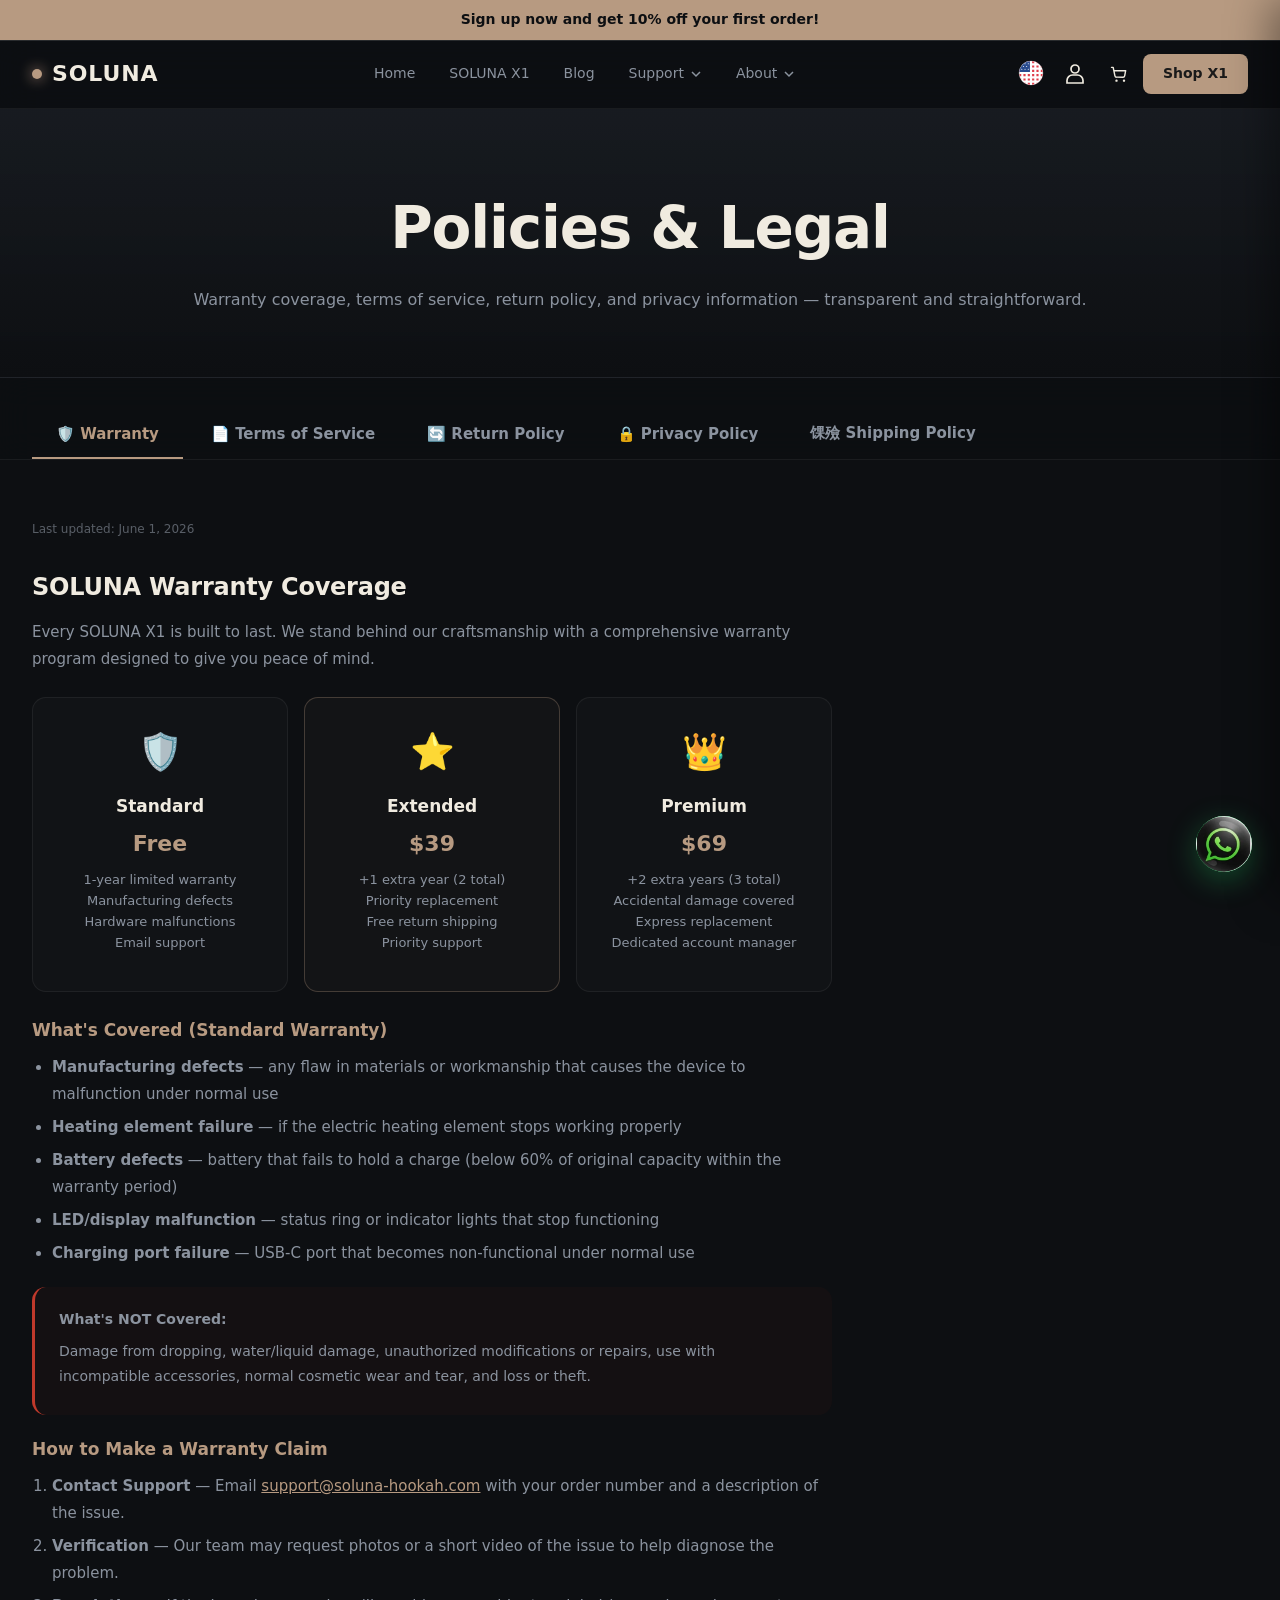
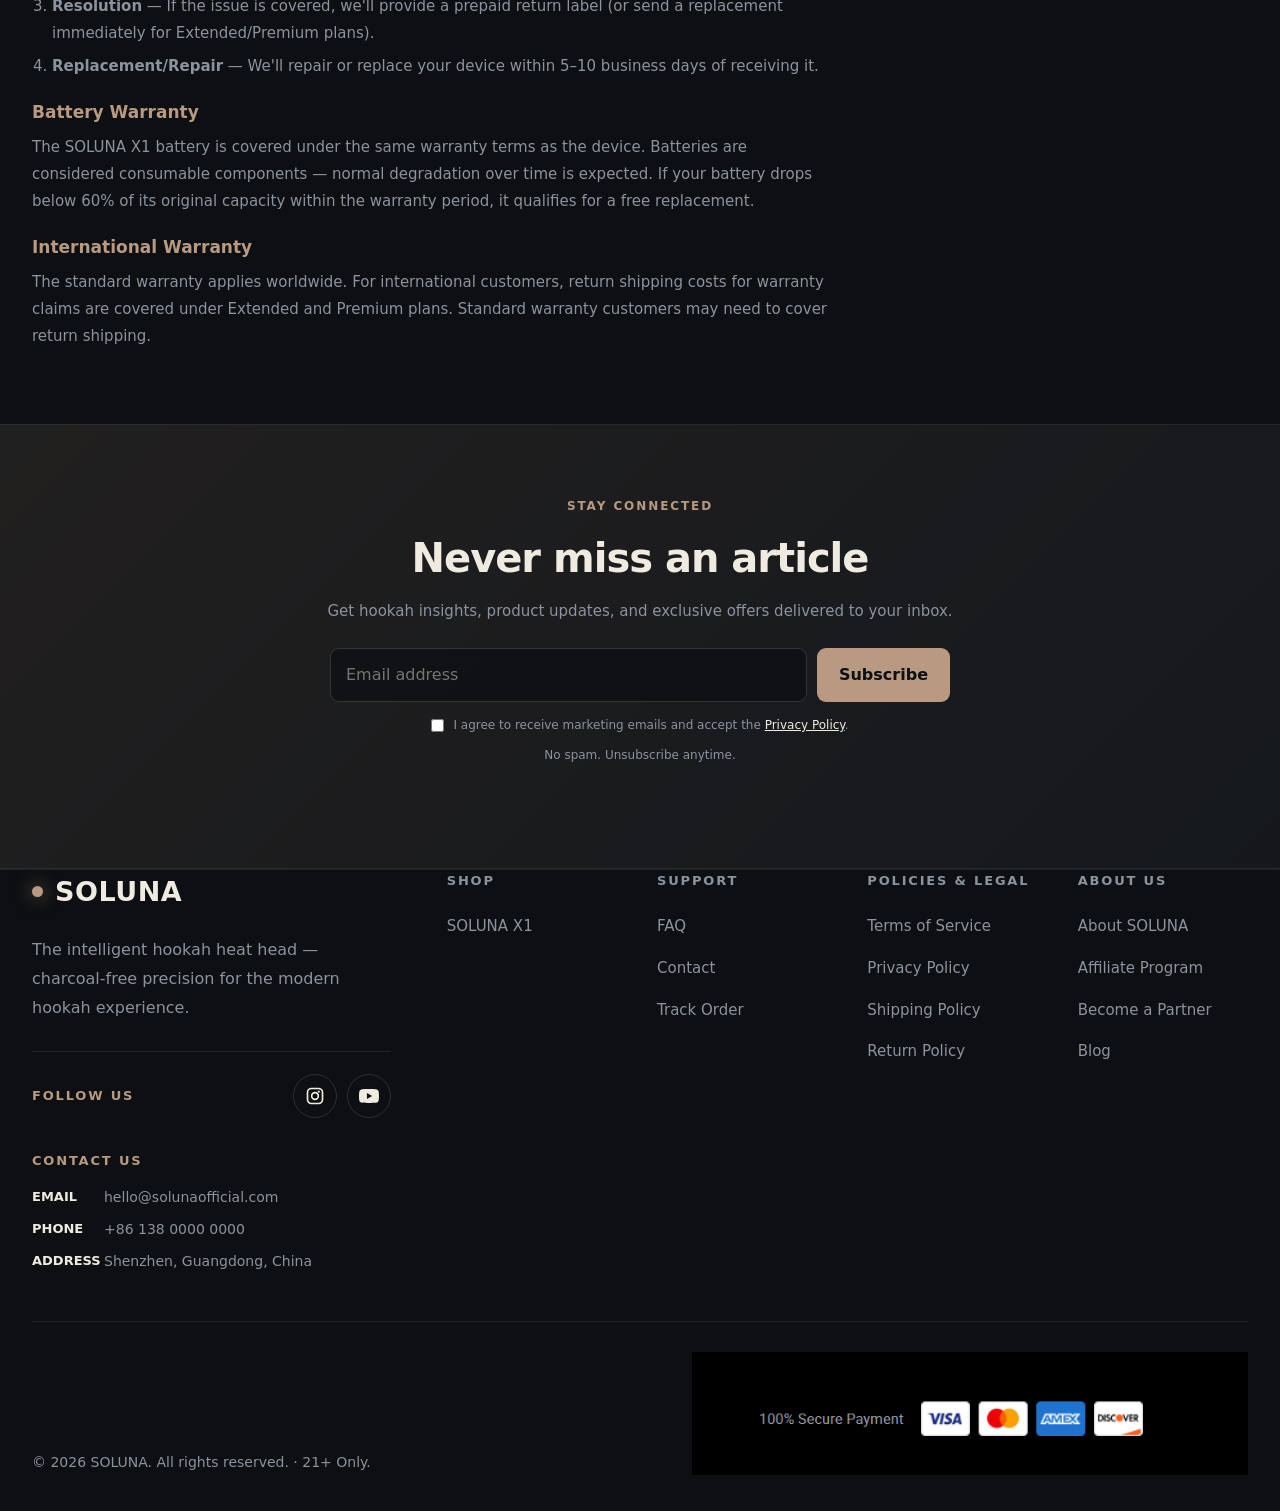
<file: information.html>
<!DOCTYPE html>
<html lang="en">
<head>
<meta charset="UTF-8">
<meta name="viewport" content="width=device-width, initial-scale=1.0">
<title>SOLUNA — Warranty, Terms, Returns & Privacy</title>
<meta name="description" content="Review SOLUNA's warranty coverage, terms of service, return policy, and privacy policy for the X1 electric hookah.">
<link rel="canonical" href="https://laurenxie-mkt.github.io/soluna-blog/information.html">
<meta property="og:type" content="website">
<meta property="og:title" content="SOLUNA — Warranty, Terms, Returns & Privacy">
<meta property="og:description" content="Review SOLUNA's warranty coverage, terms of service, return policy, and privacy policy for the X1 electric hookah.">
<meta property="og:url" content="https://laurenxie-mkt.github.io/soluna-blog/information.html">
<style>

:root {
  --ink: #0d0f12; --charcoal: #1a1e24; --ash: #2a3038; --mist: #8b939f;
  --cream: #f0ebe0; --gold: #b79a81; --gold-light: #b79a81;
  --gold-glow: rgba(183,154,129,.18); --red: #c0392b; --green: #27ae60;
  --max: 1280px; --radius: 14px;
}
* { margin:0; padding:0; box-sizing:border-box; }
html { scroll-behavior:smooth; }
body {
  font-family: 'Inter', 'Segoe UI', system-ui, -apple-system, sans-serif;
  background: var(--ink); color: var(--cream); line-height: 1.65; overflow-x: hidden;
}

/* ----- NAV ----- */
.navbar {
  position:sticky; top:0; z-index:100;
  backdrop-filter:blur(20px); -webkit-backdrop-filter:blur(20px);
  background:rgba(13,15,18,.78); border-bottom:1px solid rgba(255,255,255,.06);
}
.nav-inner {
  max-width:var(--max); margin:0 auto; padding:0 32px;
  display:flex; align-items:center; justify-content:space-between; height:68px; gap:20px;
}
.nav-logo { display:flex; align-items:center; gap:10px; font-weight:700; font-size:22px; letter-spacing:.04em; color:var(--cream); text-decoration:none; }
.nav-logo .dot { width:10px; height:10px; border-radius:50%; background:var(--gold); box-shadow:0 0 14px var(--gold-light); }
.nav-links { display:flex; gap:6px; align-items:center; }
.nav-links a { color:var(--mist); font-size:14px; padding:8px 14px; border-radius:8px; transition:.2s; text-decoration:none; }
.nav-links a:hover { color:var(--cream); background:rgba(255,255,255,.05); }
.nav-cta {
  padding:8px 20px; border-radius:8px; background:var(--gold); color:#1a1a1a;
  font-weight:600; font-size:14px; border:none; cursor:pointer; transition:.2s; text-decoration:none;
}
.nav-cta:hover { box-shadow:0 4px 20px var(--gold-glow); transform:translateY(-1px); }
.nav-hamburger { display:none; background:none; border:none; color:var(--cream); font-size:24px; cursor:pointer; }

/* ----- PAGE HERO ----- */
.page-hero {
  padding:60px 32px; text-align:center;
  background:linear-gradient(180deg, rgba(26,30,36,.6) 0%, var(--ink) 100%);
  border-bottom:1px solid rgba(255,255,255,.04);
}
.page-hero h1 { font-size:clamp(28px, 4vw, 40px); font-weight:700; letter-spacing:-.02em; margin-bottom:10px; }
.page-hero p { color:var(--mist); font-size:16px; }

/* ----- TAB NAVIGATION ----- */
.tab-nav {
  display:flex; gap:4px; max-width:var(--max); margin:0 auto; padding:32px 32px 0;
  border-bottom:1px solid rgba(255,255,255,.06); overflow-x:auto;
}
.tab-btn {
  padding:14px 24px; background:none; border:none; border-bottom:2px solid transparent;
  color:var(--mist); font-size:15px; font-weight:600; cursor:pointer;
  transition:.2s; font-family:inherit; white-space:nowrap; text-decoration:none;
}
.tab-btn:hover { color:var(--cream); }
.tab-btn.active { color:var(--gold); border-bottom-color:var(--gold); }

/* ----- CONTENT ----- */
section { padding:60px 32px; }
.section-inner { max-width:var(--max); margin:0 auto; }
.tab-panel { display:none; }
.tab-panel.active { display:block; }

.info-content { max-width:800px; }
.info-content h2 { font-size:24px; margin:28px 0 12px; letter-spacing:-.01em; }
.info-content h2:first-of-type { margin-top:0; }
.info-content h3 { font-size:17px; margin:18px 0 8px; color:var(--gold-light); }
.info-content p { font-size:15px; color:var(--mist); line-height:1.8; margin-bottom:14px; }
.info-content ul, .info-content ol { margin:10px 0 16px 20px; color:var(--mist); font-size:15px; line-height:1.8; }
.info-content li { margin-bottom:6px; }
.info-content a { color:var(--gold-light); }

/* Highlight boxes */
.info-highlight {
  margin:20px 0; padding:20px 24px; border-radius:var(--radius);
  border-left:3px solid var(--gold);
  background:rgba(255,255,255,.02);
}
.info-highlight.green { border-left-color:var(--green); background:rgba(39,174,96,.04); }
.info-highlight.red { border-left-color:var(--red); background:rgba(192,57,43,.04); }
.info-highlight p { margin-bottom:6px; font-size:14px; }

/* Warranty tier cards */
.warranty-cards { display:grid; grid-template-columns:repeat(3, 1fr); gap:16px; margin:24px 0; }
.wc-card {
  padding:24px; background:rgba(255,255,255,.02); border:1px solid rgba(255,255,255,.06);
  border-radius:var(--radius); text-align:center; transition:.2s;
}
.wc-card:hover { border-color:rgba(183,154,129,.2); }
.wc-card.featured { border-color:rgba(183,154,129,.3); background:rgba(183,154,129,.04); }
.wc-card .wc-icon { font-size:36px; margin-bottom:10px; }
.wc-card h4 { font-size:17px; margin-bottom:6px; }
.wc-card .wc-price { font-size:22px; font-weight:700; color:var(--gold-light); margin-bottom:8px; }
.wc-card p { font-size:13px; color:var(--mist); line-height:1.6; }

/* Table style */
.info-table { width:100%; border-collapse:collapse; margin:20px 0; }
.info-table th, .info-table td { padding:12px 16px; text-align:left; font-size:14px; }
.info-table th { background:rgba(255,255,255,.03); color:var(--mist); text-transform:uppercase; letter-spacing:.06em; font-size:12px; }
.info-table td { border-bottom:1px solid rgba(255,255,255,.04); color:var(--mist); }
.info-table tr:hover td { background:rgba(255,255,255,.015); }

/* Last updated */
.last-updated { font-size:12px; color:var(--mist); margin-bottom:28px; opacity:.6; }

/* ----- FOOTER ----- */
footer { padding:60px 32px 40px; border-top:1px solid rgba(255,255,255,.06); background:var(--ink); }
.footer-inner { max-width:var(--max); margin:0 auto; display:grid; grid-template-columns:2fr repeat(4, 1fr); gap:32px; }
.footer-brand .flogo { font-size:22px; font-weight:700; margin-bottom:10px; display:flex; align-items:center; gap:8px; }
.footer-brand p { color:var(--mist); font-size:14px; line-height:1.7; }
.footer-col h4 { font-size:13px; text-transform:uppercase; letter-spacing:.1em; color:var(--mist); margin-bottom:16px; }
.footer-col a { display:block; color:var(--mist); font-size:14px; padding:5px 0; text-decoration:none; transition:.2s; }
.footer-col a:hover { color:var(--cream); }
.footer-bottom {
  max-width:var(--max); margin:40px auto 0; padding-top:24px;
  border-top:1px solid rgba(255,255,255,.06); display:flex; justify-content:space-between;
  flex-wrap:wrap; gap:12px; font-size:13px; color:var(--mist);
}
.footer-social { display:flex; gap:14px; }
.footer-social a { color:var(--mist); font-size:18px; transition:.2s; text-decoration:none; }
.footer-social a:hover { color:var(--cream); }

/* WhatsApp float */
.whatsapp-float {
  position:fixed; bottom:28px; right:28px; z-index:200;
  width:56px; height:56px; border-radius:50%; background:#25D366;
  display:flex; align-items:center; justify-content:center;
  font-size:28px; color:#fff; box-shadow:0 8px 30px rgba(37,211,102,.3);
  cursor:pointer; transition:.3s; text-decoration:none;
}
.whatsapp-float:hover { transform:scale(1.1); }

@media (max-width:768px) {
  .nav-links { display:none; }
  .nav-hamburger { display:block; }
  section { padding:40px 16px; }
  .tab-nav { padding:20px 16px 0; }
  .tab-btn { padding:12px 16px; font-size:13px; }
  .warranty-cards { grid-template-columns:1fr; }
  .footer-inner { grid-template-columns:1fr 1fr; }
}
@media (max-width:480px) {
  .footer-inner { grid-template-columns:1fr; }
}

.tab-panel { scroll-margin-top:calc(var(--announcement-height) + 84px); }

/* ===== SHARED SITE SHELL 鈥?sourced from the approved About page ===== */

:root {
  --ink: #0d0f12; --charcoal: #1a1e24; --ash: #2a3038; --mist: #8b939f;
  --cream: #f0ebe0; --pantone-2312-c: #b79a81; --gold: #b79a81; --gold-light: #b79a81;
  --gold-glow: rgba(183,154,129,.18); --red: #c0392b; --green: #27ae60;
  --max: 1280px; --radius: 14px; --announcement-height: 40px;
}
* { margin:0; padding:0; box-sizing:border-box; }
html { scroll-behavior:smooth; }
.sr-only { position:absolute; width:1px; height:1px; padding:0; margin:-1px; overflow:hidden; clip:rect(0,0,0,0); white-space:nowrap; border:0; }
:where(a,button,input,select,textarea):focus-visible { outline:2px solid var(--pantone-2312-c); outline-offset:3px; }
body {
  font-family: 'Inter', 'Segoe UI', system-ui, -apple-system, sans-serif;
  background: var(--ink); color: var(--cream); line-height: 1.65; overflow-x: hidden;
}

/* ----- ANNOUNCEMENT + NAV ----- */
.announcement-bar {
  position:sticky; top:0; z-index:110; height:var(--announcement-height);
  padding:0 20px; display:grid; place-items:center; background:var(--pantone-2312-c);
  color:var(--ink); box-shadow:0 1px 0 rgba(255,255,255,.12);
}
.announcement-bar button {
  width:100%; height:100%; border:0; background:transparent; color:inherit;
  font:inherit; font-size:14px; font-weight:650; cursor:pointer; text-align:center;
}
.announcement-bar strong { font-weight:850; }
.announcement-bar button:hover { text-decoration:underline; text-underline-offset:3px; }
.announcement-bar button:focus-visible { outline:2px solid var(--ink); outline-offset:-4px; }
.navbar {
  position:sticky; top:var(--announcement-height); z-index:100;
  backdrop-filter:blur(20px); -webkit-backdrop-filter:blur(20px);
  background:rgba(13,15,18,.78); border-bottom:1px solid rgba(255,255,255,.06);
}
.nav-inner {
  max-width:var(--max); margin:0 auto; padding:0 32px;
  display:flex; align-items:center; justify-content:space-between; height:68px; gap:20px;
}
.nav-logo { display:flex; align-items:center; gap:10px; font-weight:700; font-size:22px; letter-spacing:.04em; color:var(--cream); text-decoration:none; }
.nav-logo .dot { width:10px; height:10px; border-radius:50%; background:var(--gold); box-shadow:0 0 14px var(--gold-light); }
.nav-links { display:flex; gap:6px; align-items:center; }
.nav-links a { color:var(--mist); font-size:14px; padding:8px 14px; border-radius:8px; transition:.2s; text-decoration:none; }
.nav-links a:hover { color:var(--cream); background:rgba(255,255,255,.05); }
.nav-dropdown { position:relative; }
.nav-dropdown-trigger { display:flex; align-items:center; gap:6px; padding:8px 14px; border:0; border-radius:8px; background:transparent; color:var(--mist); font:inherit; font-size:14px; cursor:pointer; transition:.2s; }
.nav-dropdown-trigger:hover, .nav-dropdown:focus-within .nav-dropdown-trigger { color:var(--cream); background:rgba(255,255,255,.05); }
.nav-dropdown-trigger svg { width:12px; height:12px; transition:transform .2s; }
.nav-dropdown:hover .nav-dropdown-trigger svg, .nav-dropdown:focus-within .nav-dropdown-trigger svg { transform:rotate(180deg); }
.nav-dropdown-menu { position:absolute; top:calc(100% + 10px); left:0; min-width:190px; padding:8px; background:rgba(23,27,32,.98); border:1px solid rgba(255,255,255,.1); border-radius:12px; box-shadow:0 18px 50px rgba(0,0,0,.42); opacity:0; visibility:hidden; transform:translateY(-6px); transition:opacity .18s, transform .18s, visibility .18s; }
.nav-dropdown-menu::before { content:''; position:absolute; left:0; right:0; top:-12px; height:12px; }
.nav-dropdown:hover .nav-dropdown-menu, .nav-dropdown:focus-within .nav-dropdown-menu { opacity:1; visibility:visible; transform:translateY(0); }
.nav-dropdown-menu a { display:block; padding:10px 12px; color:var(--cream); white-space:nowrap; }
.nav-dropdown-menu a:hover { color:var(--gold-light); background:rgba(183,154,129,.08); }
.nav-cta {
  padding:8px 20px; border-radius:8px; background:var(--gold); color:#1a1a1a;
  font-weight:600; font-size:14px; border:none; cursor:pointer; transition:.2s; text-decoration:none;
}
.nav-cta:hover { box-shadow:0 4px 20px var(--gold-glow); transform:translateY(-1px); }
.nav-hamburger { display:none; background:none; border:none; color:var(--cream); font-size:24px; cursor:pointer; }
.nav-cart-btn {
  position:relative; background:none; border:none; color:var(--cream); font-size:20px;
  cursor:pointer; padding:6px 10px; border-radius:8px; transition:.2s;
}
.nav-cart-btn:hover { background:rgba(255,255,255,.05); }
.nav-actions { display:flex; align-items:center; gap:4px; }
.nav-icon-btn { width:40px; height:40px; display:inline-flex; align-items:center; justify-content:center; position:relative; border:0; border-radius:10px; background:transparent; color:var(--cream); cursor:pointer; transition:.2s; }
.nav-icon-btn:hover { background:rgba(255,255,255,.06); color:var(--gold-light); }
.nav-icon-btn svg { width:24px; height:24px; stroke:currentColor; }
.language-flag { width:26px; height:26px; display:block; border-radius:50%; }
.language-menu { right:0; left:auto; min-width:150px; }
.language-menu button { width:100%; padding:10px 12px; border:0; border-radius:8px; background:transparent; color:var(--cream); text-align:left; cursor:pointer; font:inherit; font-size:13px; }
.language-menu button:hover { color:var(--gold-light); background:rgba(183,154,129,.08); }
.nav-cart-badge {
  position:absolute; top:-2px; right:-2px;
  background:var(--gold); color:#1a1a1a; font-size:10px; font-weight:700;
  width:18px; height:18px; border-radius:50%; display:flex; align-items:center; justify-content:center;
  display:none;
}
.nav-cart-badge.has-items { display:flex; }

/* ----- PAGE HERO ----- */
.page-hero {
  padding:60px 32px; text-align:center;
  background:linear-gradient(180deg, rgba(26,30,36,.6) 0%, var(--ink) 100%);
  border-bottom:1px solid rgba(255,255,255,.04);
}
.page-hero h1 { font-size:clamp(28px, 4vw, 44px); font-weight:700; letter-spacing:-.02em; margin-bottom:10px; }
.page-hero p { color:var(--mist); font-size:16px; }

/* ----- TAB NAVIGATION ----- */
.tab-nav {
  display:flex; gap:4px; max-width:var(--max); margin:0 auto; padding:32px 32px 0;
  border-bottom:1px solid rgba(255,255,255,.06); overflow-x:auto;
}
.tab-btn {
  padding:14px 24px; background:none; border:none; border-bottom:2px solid transparent;
  color:var(--mist); font-size:15px; font-weight:600; cursor:pointer;
  transition:.2s; font-family:inherit; white-space:nowrap;
}
.tab-btn:hover { color:var(--cream); }
.tab-btn.active { color:var(--gold); border-bottom-color:var(--gold); }

/* ----- CONTENT ----- */
section { padding:60px 32px; }
.section-inner { max-width:var(--max); margin:0 auto; }
.tab-panel { display:none; }
.tab-panel.active { display:block; }

/* ===== ABOUT SOLUNA ===== */
.about-hero-grid { display:grid; grid-template-columns:minmax(0,1fr) minmax(0,1fr); gap:48px; align-items:center; margin-bottom:48px; }
.about-hero-img {
  aspect-ratio:1/1; border-radius:var(--radius); overflow:hidden;
  position:relative; display:flex; align-items:center; justify-content:center;
  background:linear-gradient(135deg, var(--charcoal) 0%, var(--ash) 100%);
}
.about-hero-img img {
  width:100%; height:100%; object-fit:cover; display:block;
  position:relative; z-index:1;
}
.about-hero-text h2 { font-size:30px; line-height:1.25; margin-bottom:16px; letter-spacing:-.01em; }
.about-hero-text p { font-size:15px; color:var(--mist); line-height:1.8; margin-bottom:12px; }
.about-hero-text { min-width:0; overflow-wrap:anywhere; }

/* Mission / Values / Story */
.mission-grid { display:grid; grid-template-columns:repeat(3, 1fr); gap:20px; margin-top:32px; }
.mission-card {
  padding:28px; background:rgba(255,255,255,.02); border:1px solid rgba(255,255,255,.06);
  border-radius:var(--radius); text-align:center; transition:.2s;
}
.mission-card:hover { border-color:rgba(183,154,129,.2); }
.mission-card .mc-icon { font-size:40px; margin-bottom:14px; }
.mission-card h4 { font-size:17px; margin-bottom:8px; }
.mission-card p { font-size:14px; color:var(--mist); line-height:1.6; }

/* Timeline style */
.timeline { margin:32px 0; }
.tl-item { display:flex; gap:20px; margin-bottom:24px; }
.tl-year {
  flex-shrink:0; width:72px; font-size:20px; font-weight:800; color:var(--gold);
  padding-top:4px; text-align:right;
}
.tl-content { flex:1; padding:18px 20px; background:rgba(255,255,255,.02); border:1px solid rgba(255,255,255,.06); border-radius:var(--radius); }
.tl-content h4 { font-size:16px; margin-bottom:4px; }
.tl-content p { font-size:14px; color:var(--mist); }

/* Stats row */
.stats-row { display:grid; grid-template-columns:repeat(4, 1fr); gap:16px; margin-top:32px; }
.stat-item {
  text-align:center; padding:24px 12px; background:rgba(255,255,255,.02);
  border:1px solid rgba(255,255,255,.06); border-radius:var(--radius);
}
.stat-value { font-size:32px; font-weight:800; color:var(--gold-light); }
.stat-label { font-size:12px; color:var(--mist); text-transform:uppercase; letter-spacing:.06em; margin-top:4px; }

/* ===== AFFILIATE PROGRAM ===== */
.affiliate-hero {
  display:grid; grid-template-columns:1fr 1fr; gap:40px; align-items:center;
  padding:40px; background:linear-gradient(135deg, rgba(183,154,129,.06), rgba(183,154,129,.01));
  border:1px solid rgba(183,154,129,.15); border-radius:var(--radius); margin-bottom:40px;
}
.affiliate-hero-text h2 { font-size:28px; line-height:1.2; margin-bottom:12px; }
.affiliate-hero-text p { font-size:15px; color:var(--mist); line-height:1.7; }
.affiliate-hero-stat { text-align:center; }
.affiliate-hero-stat .big-num { font-size:64px; font-weight:800; color:var(--gold-light); line-height:1; }
.affiliate-hero-stat p { color:var(--mist); font-size:14px; margin-top:8px; }

/* Commission tiers */
.commission-tiers { display:grid; grid-template-columns:repeat(3, 1fr); gap:16px; margin:24px 0; }
.tier-card {
  padding:28px 20px; text-align:center; background:rgba(255,255,255,.02);
  border:1px solid rgba(255,255,255,.08); border-radius:var(--radius); transition:.2s;
}
.tier-card.featured { border-color:rgba(183,154,129,.3); background:rgba(183,154,129,.04); }
.tier-card .tier-pct { font-size:36px; font-weight:800; color:var(--gold-light); }
.tier-card .tier-name { font-size:14px; color:var(--mist); margin:6px 0; }
.tier-card .tier-desc { font-size:13px; color:var(--mist); line-height:1.5; }

/* How it works steps */
.affiliate-steps { display:grid; grid-template-columns:repeat(4, 1fr); gap:16px; margin:24px 0; }
.af-step {
  text-align:center; padding:24px 16px; background:rgba(255,255,255,.02);
  border:1px solid rgba(255,255,255,.06); border-radius:var(--radius); position:relative;
}
.af-step .af-num {
  width:40px; height:40px; border-radius:50%; background:linear-gradient(135deg, var(--gold), var(--gold-light));
  color:#1a1a1a; font-weight:800; font-size:18px; display:flex; align-items:center; justify-content:center;
  margin:0 auto 10px;
}
.af-step h4 { font-size:14px; margin-bottom:4px; }
.af-step p { font-size:12px; color:var(--mist); line-height:1.5; }

/* ===== BECOME A PARTNER ===== */
.partner-options { display:grid; grid-template-columns:repeat(3, 1fr); gap:20px; margin:32px 0; }
.partner-card {
  padding:32px 24px; text-align:center; background:rgba(255,255,255,.02);
  border:1px solid rgba(255,255,255,.08); border-radius:var(--radius); transition:.2s;
}
.partner-card:hover { border-color:rgba(183,154,129,.25); transform:translateY(-4px); }
.partner-card .pc-icon { font-size:44px; margin-bottom:14px; }
.partner-card h4 { font-size:18px; margin-bottom:8px; }
.partner-card p { font-size:14px; color:var(--mist); line-height:1.6; margin-bottom:6px; }
.partner-card .pc-benefits { list-style:none; margin-top:14px; text-align:left; }
.partner-card .pc-benefits li {
  font-size:13px; color:var(--mist); padding:4px 0; display:flex; align-items:center; gap:8px;
}
.partner-card .pc-benefits li::before { content:'✓'; color:var(--green); font-weight:700; }

/* Partner form */
.partner-form-card {
  max-width:640px; margin:0 auto; padding:36px;
  background:rgba(255,255,255,.02); border:1px solid rgba(255,255,255,.08);
  border-radius:var(--radius);
}
.partner-form-card label { display:block; font-size:12px; color:var(--mist); margin-bottom:4px; text-transform:uppercase; letter-spacing:.06em; font-weight:600; }
.partner-form-card input, .partner-form-card select, .partner-form-card textarea {
  width:100%; padding:12px 16px; margin-bottom:16px;
  background:rgba(255,255,255,.03); border:1px solid rgba(255,255,255,.1);
  border-radius:10px; color:var(--cream); font-size:14px; outline:none; font-family:inherit;
  transition:.2s; resize:vertical;
}
.partner-form-card input:focus, .partner-form-card select:focus, .partner-form-card textarea:focus { border-color:var(--gold); }
.partner-form-card select option { background:var(--charcoal); color:var(--cream); }

/* ----- BUTTONS ----- */
.btn-primary {
  display:inline-flex; align-items:center; gap:8px;
  padding:14px 32px; border-radius:10px;
  background:linear-gradient(135deg, var(--gold), var(--gold-light));
  color:#1a1a1a; font-weight:700; font-size:15px; border:none; cursor:pointer; transition:.2s; text-decoration:none; font-family:inherit;
}
.btn-primary:hover { box-shadow:0 8px 30px var(--gold-glow); transform:translateY(-2px); }
.btn-secondary {
  display:inline-flex; align-items:center; gap:8px;
  padding:14px 32px; border-radius:10px;
  background:transparent; border:1px solid rgba(255,255,255,.2);
  color:var(--cream); font-weight:600; font-size:15px; cursor:pointer; transition:.2s; text-decoration:none; font-family:inherit;
}
.btn-secondary:hover { border-color:var(--pantone-2312-c); background:rgba(183,154,129,.09); }

/* Toast */
.toast {
  position:fixed; bottom:100px; left:50%; transform:translateX(-50%);
  padding:12px 24px; background:var(--charcoal); color:var(--cream);
  border:1px solid rgba(255,255,255,.15); border-radius:24px;
  font-size:14px; z-index:9999; pointer-events:none;
  animation:fadeUp .3s ease; font-family:Inter,sans-serif;
}
@keyframes fadeUp { from { opacity:0; transform:translateX(-50%) translateY(10px); } to { opacity:1; transform:translateX(-50%) translateY(0); } }

/* ----- UNIFIED ABOUT CONTENT ----- */
.page-hero { padding:72px 32px 64px; background:linear-gradient(180deg, rgba(26,30,36,.78), var(--ink)); }
.page-hero h1 { font-size:clamp(34px,5vw,58px); }
.tab-nav { top:calc(var(--announcement-height) + 68px); z-index:80; background:rgba(13,15,18,.92); backdrop-filter:blur(16px); }
.tab-btn { border-bottom-width:2px; }
.tab-btn.active { color:var(--pantone-2312-c); border-color:var(--pantone-2312-c); }
.about-hero-img { min-height:440px; background:linear-gradient(145deg,#f7f7f5,#e4e2de); }
.about-hero-img img { width:100%; height:100%; object-fit:contain; }
.mission-card,.value-card,.tier-card,.partner-card,.partner-form-card,.step-card { border-color:rgba(255,255,255,.075); }
.mission-card:hover,.value-card:hover,.tier-card:hover,.partner-card:hover { border-color:rgba(183,154,129,.3); }
.btn-primary { background:var(--pantone-2312-c); }
.btn-secondary { border-color:var(--pantone-2312-c); color:var(--pantone-2312-c); }
.btn-secondary:hover { background:rgba(183,154,129,.09); }
@media (prefers-reduced-motion:reduce) { *,*::before,*::after { scroll-behavior:auto!important; transition-duration:.01ms!important; animation-duration:.01ms!important; } }

/* ----- NEWSLETTER ----- */
.newsletter {
  padding:72px 32px; border-top:1px solid rgba(255,255,255,.06);
  border-bottom:1px solid rgba(255,255,255,.06);
  background:linear-gradient(135deg, rgba(183,154,129,.12), rgba(26,30,36,.58));
}
.newsletter-inner { max-width:720px; margin:0 auto; text-align:center; }
.newsletter-eyebrow { color:var(--pantone-2312-c); font-size:12px; font-weight:800; letter-spacing:.16em; }
.newsletter h2 { margin:8px 0; font-size:clamp(28px,4vw,40px); letter-spacing:-.025em; }
.newsletter-copy { color:var(--mist); font-size:15px; }
.newsletter-form { margin:24px auto 0; max-width:620px; }
.newsletter-row { display:grid; grid-template-columns:1fr auto; gap:10px; }
.newsletter-row input {
  width:100%; min-height:48px; padding:13px 15px; border:1px solid rgba(255,255,255,.14);
  border-radius:9px; background:rgba(13,15,18,.72); color:var(--cream); font:inherit;
}
.newsletter-row input:focus { outline:2px solid var(--pantone-2312-c); outline-offset:2px; }
.newsletter-row button {
  min-height:48px; padding:12px 22px; border:0; border-radius:9px;
  background:var(--pantone-2312-c); color:var(--ink); font:inherit; font-weight:800; cursor:pointer;
}
.newsletter-consent { display:flex; justify-content:center; align-items:flex-start; gap:9px; margin-top:14px; color:var(--mist); font-size:12px; text-align:left; }
.newsletter-consent input { margin-top:3px; accent-color:var(--pantone-2312-c); }
.newsletter-consent a { color:var(--cream); }
.newsletter-note,.newsletter-status { margin-top:10px; color:var(--mist); font-size:12px; }
.newsletter-status { min-height:20px; color:var(--cream); }

/* ----- FOOTER ----- */
footer { padding:60px 32px 40px; border-top:1px solid rgba(255,255,255,.06); background:var(--ink); }
.footer-inner { max-width:var(--max); margin:0 auto; display:grid; grid-template-columns:2fr repeat(4, 1fr); gap:32px; }
.footer-brand .flogo { font-size:22px; font-weight:700; margin-bottom:10px; display:flex; align-items:center; gap:8px; }
.footer-brand p { color:var(--mist); font-size:14px; line-height:1.7; }
.footer-col h4 { font-size:13px; text-transform:uppercase; letter-spacing:.1em; color:var(--mist); margin-bottom:16px; }
.footer-col a { display:block; color:var(--mist); font-size:14px; padding:5px 0; text-decoration:none; transition:.2s; }
.footer-col a:hover { color:var(--cream); }
.footer-bottom {
  max-width:var(--max); margin:40px auto 0; padding-top:24px;
  border-top:1px solid rgba(255,255,255,.06); display:flex; justify-content:space-between;
  flex-wrap:wrap; gap:12px; font-size:13px; color:var(--mist);
}
.footer-utility {
  max-width:var(--max); margin:20px auto 0; padding-right:80px;
  display:flex; flex-direction:column; align-items:flex-end;
}
.secure-payment-lockup {
  position:relative; width:min(448px, calc(100% - 96px)); aspect-ratio:448 / 40;
  overflow:hidden;
}
.secure-payment-lockup img {
  position:absolute; width:152.68%; max-width:none; height:auto;
  left:-17.4%; top:-140%; display:block;
}
.footer-follow {
  width:min(448px, calc(100% - 96px)); margin-top:22px; padding-top:18px;
  border-top:1px solid rgba(255,255,255,.08); display:grid;
  grid-template-columns:1fr auto; gap:24px; align-items:center;
}
.footer-follow h4 {
  margin:0 0 5px; color:var(--pantone-2312-c); font-size:12px;
  font-weight:800; letter-spacing:.16em;
}
.footer-follow p { margin:0; color:var(--mist); font-size:13px; line-height:1.5; }
.footer-follow-icons { display:flex; align-items:center; gap:10px; }
.footer-follow-icons a {
  width:42px; height:42px; border:1px solid rgba(255,255,255,.12); border-radius:50%;
  color:var(--cream); display:grid; place-items:center; text-decoration:none; transition:.2s;
}
.footer-follow-icons a:hover, .footer-follow-icons a:focus-visible {
  border-color:var(--pantone-2312-c); color:var(--pantone-2312-c); transform:translateY(-2px);
}
.footer-follow-icons svg { width:20px; height:20px; fill:currentColor; }

/* WhatsApp float */
.whatsapp-float {
  position:fixed; bottom:28px; right:28px; z-index:200;
  width:56px; height:56px; border-radius:50%; background:#25D366;
  display:flex; align-items:center; justify-content:center;
  font-size:28px; color:#fff; box-shadow:0 8px 30px rgba(37,211,102,.3);
  cursor:pointer; transition:.3s; text-decoration:none;
}
.whatsapp-float:hover { transform:scale(1.1); }
.whatsapp-float img { width:100%; height:100%; object-fit:cover; border-radius:50%; display:block; }

/* Read more / expand btn */
.btn-expand {
  display:inline-flex; align-items:center; gap:6px;
  padding:10px 20px; border-radius:8px; border:1px solid var(--gold);
  background:transparent; color:var(--gold); font-weight:600; font-size:14px;
  cursor:pointer; transition:.2s; font-family:inherit;
}
.btn-expand:hover { background:rgba(183,154,129,.1); }

/* ===== CART SIDEBAR (compact) ===== */
.cart-overlay { position:fixed; inset:0; z-index:500; background:rgba(0,0,0,0.6); display:none; }
.cart-overlay.show { display:block; }
.cart-sidebar {
  position:fixed; top:0; right:0; z-index:501; width:420px; max-width:100vw; height:100vh;
  background:var(--charcoal); border-left:1px solid rgba(255,255,255,.08);
  display:flex; flex-direction:column; transform:translateX(100%);
  transition:transform .35s cubic-bezier(0.4,0,0.2,1); box-shadow:-10px 0 40px rgba(0,0,0,.4);
}
.cart-sidebar.show { transform:translateX(0); }
.cart-header { display:flex; align-items:center; justify-content:space-between; padding:20px 24px; border-bottom:1px solid rgba(255,255,255,.08); }
.cart-header h3 { font-size:20px; display:flex; align-items:center; gap:10px; }
.cart-close { background:none; border:none; color:var(--mist); font-size:24px; cursor:pointer; padding:4px 8px; }
.cart-items { flex:1; overflow-y:auto; padding:16px 24px; }
.cart-item { display:flex; gap:14px; padding:16px 0; border-bottom:1px solid rgba(255,255,255,.06); align-items:flex-start; }
.cart-item-img { width:72px; height:72px; border-radius:8px; background:var(--ash); display:flex; align-items:center; justify-content:center; font-size:32px; flex-shrink:0; }
.cart-item-info { flex:1; }
.cart-item-info h4 { font-size:15px; margin-bottom:4px; }
.cart-item-info .ci-price { color:var(--gold-light); font-weight:700; font-size:16px; }
.cart-qty-row { display:flex; align-items:center; gap:10px; margin-top:8px; }
.cart-qty-row button { width:28px; height:28px; border-radius:6px; border:1px solid rgba(255,255,255,.15); background:rgba(255,255,255,.03); color:var(--cream); cursor:pointer; font-size:16px; display:flex; align-items:center; justify-content:center; }
.cart-qty-row span { min-width:20px; text-align:center; font-weight:600; }
.cart-item-remove { color:var(--red); background:none; border:none; cursor:pointer; font-size:12px; margin-top:8px; }
.cart-empty { text-align:center; padding:60px 20px; color:var(--mist); }
.cart-footer { padding:20px 24px; border-top:1px solid rgba(255,255,255,.08); background:rgba(0,0,0,.2); }
.cart-total-row { display:flex; justify-content:space-between; align-items:center; padding:0 0 16px; font-size:17px; }
.cart-total-row .total-price { font-size:28px; font-weight:800; color:var(--gold-light); }
.cart-payment-grid { display:grid; grid-template-columns:1fr 1fr; gap:8px; }
.cart-payment-btn { display:flex; align-items:center; justify-content:center; gap:8px; padding:12px; border-radius:10px; font-size:14px; font-weight:600; cursor:pointer; border:none; transition:.2s; font-family:inherit; }
.cart-paypal { background:var(--pantone-2312-c); color:#1a1a1a; }
.cart-stripe { background:#635bff; color:#fff; }
.cart-whatsapp { background:#25D366; color:#fff; grid-column:1/-1; }
.cart-tax-note { font-size:11px; color:var(--mist); text-align:center; margin-top:10px; }
.register-overlay { position:fixed; inset:0; z-index:550; display:none; align-items:center; justify-content:center; padding:20px; background:rgba(0,0,0,.72); backdrop-filter:blur(8px); }
.register-overlay.show { display:flex; }
.register-card { width:min(420px,100%); padding:30px; border:1px solid rgba(255,255,255,.1); border-radius:16px; background:var(--charcoal); box-shadow:0 24px 70px rgba(0,0,0,.5); }
.register-card h2 { font-size:24px; margin-bottom:6px; }
.register-card p { color:var(--mist); font-size:14px; margin-bottom:20px; }
.register-card input { width:100%; margin-bottom:12px; padding:13px 14px; border:1px solid rgba(255,255,255,.12); border-radius:9px; background:rgba(255,255,255,.04); color:var(--cream); font:inherit; }
.register-actions { display:flex; gap:10px; margin-top:4px; }
.register-actions button { flex:1; padding:12px; border-radius:9px; border:1px solid rgba(255,255,255,.14); background:transparent; color:var(--cream); font-weight:700; cursor:pointer; }
.register-actions .register-submit { border-color:var(--gold); background:var(--gold); color:#181818; }

@media (max-width:1024px) {
  .about-hero-grid { grid-template-columns:1fr; }
  .about-hero-img { width:100%; min-width:0; min-height:0; }
  .affiliate-hero { grid-template-columns:1fr; }
  .commission-tiers, .partner-options { grid-template-columns:1fr; }
  .affiliate-steps { grid-template-columns:repeat(2, 1fr); }
  .stats-row { grid-template-columns:repeat(2, 1fr); }
  .mission-grid { grid-template-columns:1fr; }
}
@media (max-width:768px) {
  :root { --announcement-height:48px; }
  .announcement-bar { padding:0 14px; }
  .announcement-bar button { font-size:13px; line-height:1.25; }
  .nav-inner { padding:0 12px; gap:4px; }
  .nav-logo { font-size:19px; gap:7px; }
  .nav-logo .dot { width:8px; height:8px; }
  .nav-actions { margin-left:auto; gap:0; }
  .nav-icon-btn { width:36px; height:40px; }
  .language-flag { width:24px; height:24px; }
  .nav-cta { display:none; }
  .footer-utility { width:100%; padding-right:0; align-items:center; }
  .secure-payment-lockup { width:min(448px,100%); }
  .footer-follow { width:min(448px,100%); margin-bottom:56px; }
  .nav-links { display:none; }
  .nav-links.mobile-open {
    position:absolute; top:68px; left:0; right:0; display:flex; flex-direction:column; align-items:stretch;
    padding:14px 16px 18px; background:rgba(13,15,18,.98); border-bottom:1px solid rgba(255,255,255,.08);
    box-shadow:0 18px 38px rgba(0,0,0,.36);
  }
  .nav-links.mobile-open > a,.nav-links.mobile-open .nav-dropdown-trigger { width:100%; justify-content:space-between; padding:12px 14px; text-align:left; }
  .nav-links.mobile-open .nav-dropdown-menu { position:static; display:none; min-width:0; margin:2px 0 8px; opacity:1; visibility:visible; transform:none; box-shadow:none; }
  .nav-links.mobile-open .nav-dropdown:focus-within .nav-dropdown-menu { display:block; }
  .nav-hamburger { display:block; width:36px; height:40px; font-size:20px; }
  section { padding:40px 16px; }
  .newsletter { padding:52px 16px; }
  .newsletter-row { grid-template-columns:1fr; }
  .newsletter-row button { width:100%; }
  .tab-nav { padding:20px 16px 0; }
  .tab-nav { width:100%; max-width:100%; overscroll-behavior-inline:contain; }
  .tab-btn { padding:12px 16px; font-size:13px; }
  .affiliate-steps { grid-template-columns:1fr; }
  .footer-inner { grid-template-columns:1fr 1fr; }
}
@media (max-width:480px) {
  .nav-inner { padding:0 8px; }
  .nav-logo { font-size:18px; }
  .nav-icon-btn,.nav-hamburger { width:34px; }
  .footer-follow { grid-template-columns:1fr; gap:14px; }
  .stats-row { grid-template-columns:1fr 1fr; }
  .footer-inner { grid-template-columns:1fr; }
}


/* ===== IN-PAGE SHIPPING POLICY TAB ===== */
.policy-table-scroll {
  width:100%;
  margin:20px 0;
  overflow-x:auto;
  border-radius:var(--radius);
  -webkit-overflow-scrolling:touch;
}
.policy-table-scroll .info-table { min-width:720px; margin:0; }
.policy-table-scroll:focus-visible { outline:2px solid var(--pantone-2312-c); outline-offset:3px; }
</style>
  <link rel="stylesheet" href="global-footer.css">
</head>
<body>

<!-- ===== SIGN-UP OFFER ===== -->
<div class="announcement-bar">
  <button type="button" onclick="openRegisterModal()" aria-label="Register now to get 10% off your first order">
    Sign up now and get <strong>10% off</strong> your first order!
  </button>
</div>

<!-- ===== NAVBAR ===== -->
<nav class="navbar">
  <div class="nav-inner">
    <a href="soluna-homepage.html#hero" class="nav-logo"><span class="dot"></span>SOLUNA</a>
    <div class="nav-links" id="primaryNav">
      <a href="soluna-homepage.html#hero">Home</a>
      <a href="soluna-x1.html">SOLUNA X1</a>
      <a href="blog.html#post2">Blog</a>
      <div class="nav-dropdown">
        <button class="nav-dropdown-trigger" type="button">Support <svg viewBox="0 0 12 12" aria-hidden="true"><path d="m2 4 4 4 4-4" fill="none" stroke="currentColor" stroke-width="1.5"/></svg></button>
        <div class="nav-dropdown-menu"><a href="support.html#faq">FAQ</a><a href="support.html#contact">Contact</a><a href="support.html#track">Track Order</a></div>
      </div>
      <div class="nav-dropdown">
        <button class="nav-dropdown-trigger" type="button">About <svg viewBox="0 0 12 12" aria-hidden="true"><path d="m2 4 4 4 4-4" fill="none" stroke="currentColor" stroke-width="1.5"/></svg></button>
        <div class="nav-dropdown-menu"><a href="about.html#about">About SOLUNA</a><a href="about.html#affiliate">Affiliate Program</a><a href="about.html#partner">Become a Partner</a><a href="blog.html">Blog</a></div>
      </div>
    </div>
    <div class="nav-actions">
      <div class="nav-dropdown">
        <button class="nav-icon-btn" type="button" title="Language" aria-label="Choose language"><img class="language-flag" src="[data-uri]" alt="English"></button>
        <div class="nav-dropdown-menu language-menu"><button type="button" onclick="setLanguage('en')">English</button><button type="button" onclick="setLanguage('de')">Deutsch</button><button type="button" onclick="setLanguage('fr')">Français</button><button type="button" onclick="setLanguage('zh')">中文</button></div>
      </div>
      <button class="nav-icon-btn" type="button" onclick="openRegisterModal()" title="Register" aria-label="Register"><svg viewBox="0 0 24 24" fill="none" aria-hidden="true"><circle cx="12" cy="7" r="4" stroke-width="1.7"/><path d="M4 21v-2.4A5.6 5.6 0 0 1 9.6 13h4.8a5.6 5.6 0 0 1 5.6 5.6V21H4Z" stroke-width="1.7"/></svg></button>
      <button class="nav-icon-btn nav-cart-btn" onclick="openCart()" title="Cart" aria-label="Open cart"><svg viewBox="0 0 24 24" fill="none" aria-hidden="true"><path d="M3 4h2l2.1 10.2a2 2 0 0 0 2 1.6h7.7a2 2 0 0 0 2-1.6L20 8H6" stroke-width="1.7" stroke-linecap="round" stroke-linejoin="round"/><circle cx="9" cy="20" r="1.4" fill="currentColor" stroke="none"/><circle cx="18" cy="20" r="1.4" fill="currentColor" stroke="none"/></svg><span class="nav-cart-badge" id="navCartBadge">0</span></button>
      <a href="soluna-x1.html" class="nav-cta">Shop X1</a>
    </div>
    <button class="nav-hamburger" type="button" aria-controls="primaryNav" aria-expanded="false" aria-label="Open navigation" onclick="toggleNav(this)">☰</button>
  </div>
</nav>

<main id="main-content">
<!-- ===== PAGE HERO ===== -->
<section class="page-hero">
  <h1>Policies &amp; Legal</h1>
  <p>Warranty coverage, terms of service, return policy, and privacy information — transparent and straightforward.</p>
</section>

<!-- ===== TAB NAVIGATION ===== -->
<div class="tab-nav">
  <button type="button" class="tab-btn active" onclick="switchTab('warranty', this)">🛡️ Warranty</button>
  <button type="button" class="tab-btn" onclick="switchTab('terms', this)">📄 Terms of Service</button>
  <button type="button" class="tab-btn" onclick="switchTab('returns', this)">🔄 Return Policy</button>
  <button type="button" class="tab-btn" onclick="switchTab('privacy', this)">🔒 Privacy Policy</button>
  <button type="button" class="tab-btn" onclick="switchTab('shipping', this)">馃殮 Shipping Policy</button>
</div>

<!-- ===== TAB: WARRANTY ===== -->
<section id="warranty" class="tab-panel active">
  <div class="section-inner">
    <div class="info-content">
      <div class="last-updated">Last updated: June 1, 2026</div>
      <h2>SOLUNA Warranty Coverage</h2>
      <p>Every SOLUNA X1 is built to last. We stand behind our craftsmanship with a comprehensive warranty program designed to give you peace of mind.</p>

      <div class="warranty-cards">
        <div class="wc-card">
          <div class="wc-icon">🛡️</div>
          <h4>Standard</h4>
          <div class="wc-price">Free</div>
          <p>1-year limited warranty<br>Manufacturing defects<br>Hardware malfunctions<br>Email support</p>
        </div>
        <div class="wc-card featured">
          <div class="wc-icon">⭐</div>
          <h4>Extended</h4>
          <div class="wc-price">$39</div>
          <p>+1 extra year (2 total)<br>Priority replacement<br>Free return shipping<br>Priority support</p>
        </div>
        <div class="wc-card">
          <div class="wc-icon">👑</div>
          <h4>Premium</h4>
          <div class="wc-price">$69</div>
          <p>+2 extra years (3 total)<br>Accidental damage covered<br>Express replacement<br>Dedicated account manager</p>
        </div>
      </div>

      <h3>What's Covered (Standard Warranty)</h3>
      <ul>
        <li><strong>Manufacturing defects</strong> — any flaw in materials or workmanship that causes the device to malfunction under normal use</li>
        <li><strong>Heating element failure</strong> — if the electric heating element stops working properly</li>
        <li><strong>Battery defects</strong> — battery that fails to hold a charge (below 60% of original capacity within the warranty period)</li>
        <li><strong>LED/display malfunction</strong> — status ring or indicator lights that stop functioning</li>
        <li><strong>Charging port failure</strong> — USB-C port that becomes non-functional under normal use</li>
      </ul>

      <div class="info-highlight red">
        <p><strong>What's NOT Covered:</strong></p>
        <p>Damage from dropping, water/liquid damage, unauthorized modifications or repairs, use with incompatible accessories, normal cosmetic wear and tear, and loss or theft.</p>
      </div>

      <h3>How to Make a Warranty Claim</h3>
      <ol>
        <li><strong>Contact Support</strong> — Email <a href="mailto:support@soluna-hookah.com">support@soluna-hookah.com</a> with your order number and a description of the issue.</li>
        <li><strong>Verification</strong> — Our team may request photos or a short video of the issue to help diagnose the problem.</li>
        <li><strong>Resolution</strong> — If the issue is covered, we'll provide a prepaid return label (or send a replacement immediately for Extended/Premium plans).</li>
        <li><strong>Replacement/Repair</strong> — We'll repair or replace your device within 5–10 business days of receiving it.</li>
      </ol>

      <h3>Battery Warranty</h3>
      <p>The SOLUNA X1 battery is covered under the same warranty terms as the device. Batteries are considered consumable components — normal degradation over time is expected. If your battery drops below 60% of its original capacity within the warranty period, it qualifies for a free replacement.</p>

      <h3>International Warranty</h3>
      <p>The standard warranty applies worldwide. For international customers, return shipping costs for warranty claims are covered under Extended and Premium plans. Standard warranty customers may need to cover return shipping.</p>
    </div>
  </div>
</section>

<!-- ===== TAB: TERMS OF SERVICE ===== -->
<section id="terms" class="tab-panel">
  <div class="section-inner">
    <div class="info-content">
      <div class="last-updated">Last updated: June 1, 2026</div>
      <h2>Terms of Service</h2>
      <p>Welcome to SOLUNA. By accessing or using our website and purchasing our products, you agree to be bound by these Terms of Service. Please read them carefully.</p>

      <h3>1. Age Restriction</h3>
      <div class="info-highlight red">
        <p><strong>⚠ You must be 21 years of age or older</strong> to purchase or use SOLUNA products. By placing an order, you confirm that you meet this age requirement. We reserve the right to request age verification and cancel orders that do not comply.</p>
      </div>

      <h3>2. Product Use</h3>
      <p>SOLUNA X1 is designed for use with hookah molasses (shisha tobacco) only. The device is not intended for use with e-liquids, nicotine salts, cannabis, or any other substances. Improper use voids the warranty and may pose safety risks.</p>

      <h3>3. Orders &amp; Payment</h3>
      <ul>
        <li>All prices are listed in USD and are subject to change without notice.</li>
        <li>We reserve the right to refuse or cancel any order at our discretion.</li>
        <li>Payment is processed at the time of order. We accept PayPal and major credit/debit cards via Stripe.</li>
        <li>In the event of a pricing error, we will notify you and give you the option to proceed at the correct price or cancel.</li>
      </ul>

      <h3>4. Shipping</h3>
      <ul>
        <li>We ship worldwide. Delivery times are estimates and not guaranteed.</li>
        <li>Customers are responsible for any customs duties, taxes, or import fees imposed by their country.</li>
        <li>Risk of loss passes to the customer upon delivery to the shipping address provided.</li>
      </ul>

      <h3>5. Intellectual Property</h3>
      <p>All content on this website — including text, images, logos, product designs, and trademarks — is the property of SOLUNA and protected by applicable intellectual property laws. You may not reproduce, distribute, or create derivative works without our express written permission.</p>

      <h3>6. Limitation of Liability</h3>
      <p>SOLUNA shall not be liable for any indirect, incidental, special, or consequential damages arising from the use of our products or website. Our total liability for any claim shall not exceed the purchase price of the product in question.</p>

      <h3>7. Health Disclaimer</h3>
      <div class="info-highlight">
        <p>Hookah molasses contains tobacco and nicotine. Nicotine is an addictive substance. SOLUNA products are not intended to diagnose, treat, cure, or prevent any disease. Hookah smoking carries health risks regardless of the heating method. If you do not currently use tobacco products, do not start.</p>
      </div>

      <h3>8. Changes to Terms</h3>
      <p>We reserve the right to update these Terms of Service at any time. Changes will be posted on this page with an updated "Last updated" date. Continued use of our website after changes constitutes acceptance of the updated terms.</p>

      <h3>9. Governing Law</h3>
      <p>These terms are governed by the laws of the State of Delaware, United States, without regard to conflict of law principles.</p>

      <h3>10. Contact</h3>
      <p>Questions about these terms? Contact us at <a href="mailto:legal@soluna-hookah.com">legal@soluna-hookah.com</a>.</p>
    </div>
  </div>
</section>

<!-- ===== TAB: RETURN POLICY ===== -->
<section id="returns" class="tab-panel">
  <div class="section-inner">
    <div class="info-content">
      <div class="last-updated">Last updated: June 1, 2026</div>
      <h2>Return &amp; Refund Policy</h2>
      <p>We want you to love your SOLUNA X1. If you're not completely satisfied, we make returns simple and hassle-free.</p>

      <div class="info-highlight green">
        <p><strong>✅ 30-Day Money-Back Guarantee</strong></p>
        <p>If you're not satisfied with your SOLUNA X1 for any reason, return it within 30 days of delivery for a full refund. No questions asked.</p>
      </div>

      <h3>Return Eligibility</h3>
      <ul>
        <li>Items must be returned within <strong>30 days</strong> of the delivery date.</li>
        <li>The device must be in its <strong>original condition</strong> with all accessories, packaging, and manuals included.</li>
        <li>Normal signs of use are acceptable — the device doesn't need to be "like new," just functional and clean.</li>
        <li>Returns initiated after 30 days but within 60 days may qualify for store credit at our discretion.</li>
      </ul>

      <h3>How to Return an Item</h3>
      <ol>
        <li><strong>Request a Return</strong> — Email <a href="mailto:support@soluna-hookah.com">support@soluna-hookah.com</a> with your order number and reason for return.</li>
        <li><strong>Receive Return Label</strong> — We'll email you a prepaid return shipping label within 24 hours.</li>
        <li><strong>Pack &amp; Ship</strong> — Pack the device securely in its original box (if available) with all accessories. Drop it off at the designated carrier location.</li>
        <li><strong>Refund Processed</strong> — Once we receive and inspect the return, your refund will be processed within 5–7 business days to your original payment method.</li>
      </ol>

      <h3>Refund Timeline</h3>
      <table class="info-table">
        <tr><th>Stage</th><th>Timeline</th></tr>
        <tr><td>Return request to label</td><td>Within 24 hours</td></tr>
        <tr><td>Return shipping time</td><td>3–10 business days (varies by location)</td></tr>
        <tr><td>Inspection after delivery</td><td>1–2 business days</td></tr>
        <tr><td>Refund to original payment</td><td>3–7 business days</td></tr>
      </table>

      <h3>Return Shipping Costs</h3>
      <ul>
        <li><strong>United States:</strong> Free return shipping on all orders.</li>
        <li><strong>International:</strong> Free return shipping for Extended/Premium warranty holders. Standard warranty customers are responsible for return shipping costs.</li>
      </ul>

      <h3>Damaged or Defective Items</h3>
      <p>If your SOLUNA X1 arrives damaged or is defective out of the box, contact us within 7 days of delivery. We'll send a replacement immediately at no cost — you won't even need to return the defective unit first.</p>

      <h3>Exchanges</h3>
      <p>Want a different color? Contact us within 30 days, and we'll process an exchange. We'll ship your new color as soon as the return is scanned by the carrier — no waiting.</p>

      <h3>Cancellations</h3>
      <p>You can cancel your order for a full refund any time before it ships. Once shipped, the standard return process applies. Contact <a href="mailto:support@soluna-hookah.com">support@soluna-hookah.com</a> to cancel.</p>
    </div>
  </div>
</section>

<!-- ===== TAB: PRIVACY POLICY ===== -->
<section id="privacy" class="tab-panel">
  <div class="section-inner">
    <div class="info-content">
      <div class="last-updated">Last updated: July 10, 2026</div>
      <h2>Privacy Policy</h2>
      <p>Your privacy matters to SOLUNA. This overview explains how we collect, use, share, and protect personal information when you browse our website, place an order, contact support, or otherwise interact with us.</p>

      <div class="info-highlight green">
        <p><strong>🔒 Privacy at a Glance</strong></p>
        <p>We collect only the information needed to provide our services, process orders, support customers, improve the website, and meet legal obligations. We do not sell your personal information.</p>
      </div>

      <h3>Information We Collect</h3>
      <ul>
        <li><strong>Contact and order details</strong> — such as your name, email, phone number, shipping address, billing address, and purchase history.</li>
        <li><strong>Payment information</strong> — processed securely by third-party payment providers; SOLUNA does not store complete payment card numbers.</li>
        <li><strong>Website and device information</strong> — including IP address, browser type, device data, pages viewed, and cookie data.</li>
        <li><strong>Communications</strong> — messages you send to customer service, warranty, or privacy teams.</li>
      </ul>

      <h3>How We Use Information</h3>
      <p>We use personal information to fulfill and deliver orders, process payments, provide customer support, manage warranties and returns, prevent fraud, improve our products and website, and send marketing communications where permitted.</p>

      <h3>Sharing &amp; Data Protection</h3>
      <p>Information may be shared with trusted service providers such as payment processors, shipping partners, analytics providers, and technology vendors when necessary to operate our business. We use reasonable administrative and technical safeguards to protect personal data.</p>

      <h3>Your Privacy Rights</h3>
      <p>Depending on your location, you may have rights to access, correct, delete, or receive a copy of your personal information, object to certain processing, or withdraw consent. Contact <a href="mailto:privacy@soluna-hookah.com">privacy@soluna-hookah.com</a> to submit a request.</p>

      <div class="info-highlight">
        <p><strong>Read the Complete Policy</strong></p>
        <p>For privacy questions, data access requests, or deletion requests, contact <a href="mailto:privacy@soluna-hookah.com">privacy@soluna-hookah.com</a>.</p>
      </div>
    </div>
  </div>
</section>
<!-- ===== TAB: SHIPPING POLICY ===== -->
<section id="shipping" class="tab-panel">
  <div class="section-inner">
    <div class="info-content">
      <div class="last-updated">Last updated: July 10, 2026</div>
      <h2>Shipping Policy</h2>
      <p>Worldwide delivery options, costs, timeframes, tracking, customs information, and what to expect after placing an order.</p>

<h3>1. Free Worldwide Shipping</h3>
      <div class="info-highlight green">
        <p><strong>✅ Shipping is FREE on all SOLUNA orders — worldwide.</strong></p>
        <p>No minimum order. No hidden fees. We believe premium shipping should come standard.</p>
      </div>

      <h3>2. Delivery Timeframes</h3>

      <div class="policy-table-scroll" role="region" aria-label="Shipping delivery timeframes" tabindex="0"><table class="info-table">
        <tr><th>Region</th><th>Standard (Free)</th><th>Express</th><th>Carrier</th></tr>
        <tr>
          <td>🇺🇸 United States</td>
          <td>5–8 business days</td>
          <td>2–3 business days (+$19)</td>
          <td>USPS / FedEx</td>
        </tr>
        <tr>
          <td>🇪🇺 Europe (EU)</td>
          <td>5–10 business days</td>
          <td>3–5 business days (+$25)</td>
          <td>DHL Express</td>
        </tr>
        <tr>
          <td>🇬🇧 United Kingdom</td>
          <td>5–10 business days</td>
          <td>3–5 business days (+$25)</td>
          <td>DHL Express / Royal Mail</td>
        </tr>
        <tr>
          <td>🇦🇺 Australia / 🇳🇿 NZ</td>
          <td>7–12 business days</td>
          <td>4–7 business days (+$30)</td>
          <td>DHL Express / AusPost</td>
        </tr>
        <tr>
          <td>🇸🇦 Middle East</td>
          <td>5–10 business days</td>
          <td>3–5 business days (+$25)</td>
          <td>DHL Express / Aramex</td>
        </tr>
        <tr>
          <td>🇸🇬 Asia Pacific</td>
          <td>7–12 business days</td>
          <td>4–7 business days (+$25)</td>
          <td>DHL Express</td>
        </tr>
        <tr>
          <td>🌍 Rest of World</td>
          <td>10–15 business days</td>
          <td>5–10 business days (+$35)</td>
          <td>DHL Express</td>
        </tr>
      </table></div>

      <p><em>Note: Business days exclude weekends and public holidays. Delivery times are estimates and may vary during peak seasons.</em></p>

      <h3>3. Order Processing</h3>
      <ul>
        <li>Orders placed before 2:00 PM EST on business days are processed the same day</li>
        <li>Orders placed after 2:00 PM or on weekends/holidays are processed the next business day</li>
        <li>You'll receive a confirmation email with your tracking number once your order ships</li>
      </ul>

      <h3>4. Customs, Duties &amp; Taxes</h3>
      <div class="info-highlight">
        <p><strong>🌐 International orders may be subject to import duties, taxes, and customs clearance fees.</strong></p>
        <p>These charges are determined by your country's customs authority and are the <strong>responsibility of the customer</strong>. SOLUNA is not responsible for customs delays, additional fees, or refused shipments due to customs charges.</p>
      </div>
      <p>We recommend checking with your local customs office for estimated duties before ordering. The declared value on the package reflects the actual purchase price.</p>

      <h3>5. Order Tracking</h3>
      <p>All orders include tracking. You'll receive your tracking number via email once your order ships. You can also:</p>
      <ul>
        <li>Track your order anytime on our <a href="support.html#track">Track Your Order</a> page</li>
        <li>Contact <a href="mailto:support@soluna-hookah.com">support@soluna-hookah.com</a> if your tracking hasn't updated in 5+ business days</li>
      </ul>

      <h3>6. Shipping Restrictions</h3>
      <p>Due to local regulations, we cannot ship to certain countries where hookah products are restricted. If your country is not available at checkout, please <a href="support.html#contact">contact us</a> for clarification.</p>
      <p>All orders require <strong>adult signature confirmation (21+)</strong> upon delivery.</p>

      <h3>7. Lost, Damaged, or Delayed Packages</h3>
      <ul>
        <li><strong>Lost packages:</strong> If your package is confirmed lost by the carrier, we will send a replacement at no cost</li>
        <li><strong>Damaged on arrival:</strong> Contact us within 48 hours of delivery with photos. We'll replace immediately</li>
        <li><strong>Delayed:</strong> If your order hasn't arrived within 5 business days of the estimated delivery date, contact us for an investigation</li>
      </ul>

      <h3>8. Incorrect Address</h3>
      <p>Please double-check your shipping address at checkout. If you notice an error, contact us immediately at <a href="mailto:support@soluna-hookah.com">support@soluna-hookah.com</a>. Once the package has shipped, we cannot change the delivery address.</p>
      <p>Packages returned to us due to incorrect addresses will be refunded minus the return shipping cost.</p>

      <h3>9. Returns &amp; Exchanges</h3>
      <p>For information about returns, exchanges, and our 30-day money-back guarantee, please see our <a href="information.html#returns">Return Policy</a>.</p>

    
    </div>
  </div>
</section>


<!-- ===== NEWSLETTER ===== -->
<section class="newsletter" id="newsletter" aria-labelledby="newsletterTitle">
  <div class="newsletter-inner">
    <div class="newsletter-eyebrow">STAY CONNECTED</div>
    <h2 id="newsletterTitle">Never miss an article</h2>
    <p class="newsletter-copy">Get hookah insights, product updates, and exclusive offers delivered to your inbox.</p>
    <form class="newsletter-form" onsubmit="submitNewsletter(event)" novalidate>
      <div class="newsletter-row">
        <label class="sr-only" for="newsletterEmail">Email address</label>
        <input id="newsletterEmail" name="email" type="email" autocomplete="email" placeholder="Email address" required aria-describedby="newsletterStatus">
        <button type="submit">Subscribe</button>
      </div>
      <label class="newsletter-consent"><input id="newsletterConsent" type="checkbox" required><span>I agree to receive marketing emails and accept the <a href="information.html#privacy">Privacy Policy</a>.</span></label>
      <p class="newsletter-note">No spam. Unsubscribe anytime.</p>
      <p class="newsletter-status" id="newsletterStatus" role="status" aria-live="polite"></p>
    </form>
  </div>
</section>
</main>

<!-- ===== SOLUNA GLOBAL FOOTER V2 ===== -->
<footer class="site-footer-v2" aria-label="SOLUNA site footer">
  <div class="footer-v2-main">
    <div class="footer-v2-brand">
      <a class="footer-v2-logo" href="index.html#hero" aria-label="SOLUNA home"><span aria-hidden="true"></span>SOLUNA</a>
      <p>The intelligent hookah heat head — charcoal-free precision for the modern hookah experience.</p>

      <div class="footer-v2-social">
        <h2>FOLLOW US</h2>
        <div class="footer-v2-social-icons">
          <a href="https://www.instagram.com/" target="_blank" rel="noopener noreferrer" aria-label="Instagram (opens in a new tab)">
            <svg viewBox="0 0 24 24" aria-hidden="true"><path d="M7.75 2h8.5A5.76 5.76 0 0 1 22 7.75v8.5A5.76 5.76 0 0 1 16.25 22h-8.5A5.76 5.76 0 0 1 2 16.25v-8.5A5.76 5.76 0 0 1 7.75 2Zm0 2A3.75 3.75 0 0 0 4 7.75v8.5A3.75 3.75 0 0 0 7.75 20h8.5A3.75 3.75 0 0 0 20 16.25v-8.5A3.75 3.75 0 0 0 16.25 4h-8.5Zm8.75 1.5a1.25 1.25 0 1 1 0 2.5 1.25 1.25 0 0 1 0-2.5ZM12 7a5 5 0 1 1 0 10 5 5 0 0 1 0-10Zm0 2a3 3 0 1 0 0 6 3 3 0 0 0 0-6Z"/></svg>
          </a>
          <a href="https://www.youtube.com/" target="_blank" rel="noopener noreferrer" aria-label="YouTube (opens in a new tab)">
            <svg viewBox="0 0 24 24" aria-hidden="true"><path d="M23.5 6.2a3.01 3.01 0 0 0-2.12-2.13C19.5 3.56 12 3.56 12 3.56s-7.5 0-9.38.51A3.01 3.01 0 0 0 .5 6.2C0 8.08 0 12 0 12s0 3.92.5 5.8a3.01 3.01 0 0 0 2.12 2.13c1.88.51 9.38.51 9.38.51s7.5 0 9.38-.51a3.01 3.01 0 0 0 2.12-2.13C24 15.92 24 12 24 12s0-3.92-.5-5.8ZM9.55 15.57V8.43L15.82 12l-6.27 3.57Z"/></svg>
          </a>
        </div>
      </div>

      <div class="footer-v2-contact">
        <h2>CONTACT US</h2>
        <dl>
          <div><dt>EMAIL</dt><dd><a href="mailto:hello@solunaofficial.com">hello@solunaofficial.com</a></dd></div>
          <div><dt>PHONE</dt><dd><a href="tel:+8613800000000">+86 138 0000 0000</a></dd></div>
          <div><dt>ADDRESS</dt><dd>Shenzhen, Guangdong, China</dd></div>
        </dl>
      </div>
    </div>

    <nav class="footer-v2-column" aria-label="Shop links">
      <h2>SHOP</h2>
      <a href="soluna-x1.html">SOLUNA X1</a>
    </nav>
    <nav class="footer-v2-column" aria-label="Support links">
      <h2>SUPPORT</h2>
      <a href="support.html#faq">FAQ</a>
      <a href="support.html#contact">Contact</a>
      <a href="support.html#track">Track Order</a>
    </nav>
    <nav class="footer-v2-column" aria-label="Policy links">
      <h2>POLICIES &amp; LEGAL</h2>
      <a href="information.html#terms">Terms of Service</a>
      <a href="information.html#privacy">Privacy Policy</a>
      <a href="information.html#shipping">Shipping Policy</a>
      <a href="information.html#returns">Return Policy</a>
    </nav>
    <nav class="footer-v2-column" aria-label="About SOLUNA links">
      <h2>ABOUT US</h2>
      <a href="about.html#about">About SOLUNA</a>
      <a href="about.html#affiliate">Affiliate Program</a>
      <a href="about.html#partner">Become a Partner</a>
      <a href="blog.html">Blog</a>
    </nav>
  </div>

  <div class="footer-v2-bottom">
    <p>© 2026 SOLUNA. All rights reserved. · 21+ Only.</p>
    <div class="footer-v2-payment" role="img" aria-label="100% secure payment. Visa, Mastercard, American Express and Discover accepted.">
      <img src="[data-uri]" alt="" aria-hidden="true">
    </div>
  </div>
</footer>

<!-- WhatsApp float -->
<a href="https://wa.me/" class="whatsapp-float" title="Chat with us" aria-label="Chat with SOLUNA on WhatsApp"><img src="[data-uri]" alt="WhatsApp"></a>

<!-- ===== CART SIDEBAR (compact) ===== -->
<div class="register-overlay" id="registerOverlay" role="dialog" aria-modal="true" aria-labelledby="registerTitle" onclick="if(event.target===this)closeRegisterModal()">
  <form class="register-card" onsubmit="submitRegistration(event)">
    <h2 id="registerTitle">Create your SOLUNA account</h2>
    <p>Register for order updates, product news, and a faster checkout.</p>
    <label class="sr-only" for="registerName">Full name</label>
    <input id="registerName" type="text" name="name" placeholder="Full name" autocomplete="name" required>
    <label class="sr-only" for="registerEmail">Email address</label>
    <input id="registerEmail" type="email" name="email" placeholder="Email address" autocomplete="email" required>
    <label class="sr-only" for="registerPassword">Password</label>
    <input id="registerPassword" type="password" name="password" placeholder="Password" autocomplete="new-password" minlength="8" required>
    <div class="register-actions"><button type="button" onclick="closeRegisterModal()">Cancel</button><button class="register-submit" type="submit">Register</button></div>
  </form>
</div>

<div class="cart-overlay" id="cartOverlay" onclick="closeCart()"></div>
<div class="cart-sidebar" id="cartSidebar">
  <div class="cart-header">
    <h3>🛒 Cart <span style="background:var(--gold);color:#1a1a1a;font-size:12px;font-weight:700;width:22px;height:22px;border-radius:50%;display:flex;align-items:center;justify-content:center;" id="cartCount">0</span></h3>
    <button class="cart-close" type="button" onclick="closeCart()" aria-label="Close cart">✕</button>
  </div>
  <div class="cart-items" id="cartItems">
    <div class="cart-empty"><p style="font-size:48px;margin-bottom:12px;">🛒</p><p>Your cart is empty</p></div>
  </div>
  <div class="cart-footer" id="cartFooter" style="display:none;">
    <div class="cart-total-row"><span>Total</span><span class="total-price" id="cartTotal">$0</span></div>
    <div class="cart-payment-grid">
      <button class="cart-payment-btn cart-paypal" onclick="checkoutPayPal()">₱ PayPal</button>
      <button class="cart-payment-btn cart-stripe" onclick="checkoutStripe()">💳 Card</button>
      <button class="cart-payment-btn cart-whatsapp" onclick="checkoutWhatsApp()">💬 WhatsApp</button>
    </div>
    <p class="cart-tax-note">Tax included · Worldwide shipping · 30-day returns</p>
  </div>
</div>


<script>


function setLanguage(lang) {
  var names = { en:'English', de:'Deutsch', fr:'Français', zh:'中文' };
  document.documentElement.lang = lang;
  localStorage.setItem('soluna_language', lang);
  var flag = document.querySelector('.language-flag');
  if (flag) flag.alt = names[lang] || names.en;
}
function toggleNav(button) {
  var nav = document.getElementById('primaryNav');
  var open = nav.classList.toggle('mobile-open');
  button.setAttribute('aria-expanded', String(open));
  button.setAttribute('aria-label', open ? 'Close navigation' : 'Open navigation');
}
function closeNav() {
  var nav = document.getElementById('primaryNav');
  var button = document.querySelector('.nav-hamburger');
  if (nav) nav.classList.remove('mobile-open');
  if (button) { button.setAttribute('aria-expanded','false'); button.setAttribute('aria-label','Open navigation'); }
}
function submitNewsletter(event) {
  event.preventDefault();
  var email = document.getElementById('newsletterEmail');
  var consent = document.getElementById('newsletterConsent');
  var status = document.getElementById('newsletterStatus');
  if (!email.checkValidity()) { status.textContent = 'Enter a valid email address.'; email.focus(); return; }
  if (!consent.checked) { status.textContent = 'Please accept the Privacy Policy to subscribe.'; consent.focus(); return; }
  status.textContent = 'Newsletter signup is not connected on this static preview.';
  event.target.reset();
}
function openRegisterModal() { document.getElementById('registerOverlay').classList.add('show'); document.body.style.overflow='hidden'; }
function closeRegisterModal() { document.getElementById('registerOverlay').classList.remove('show'); document.body.style.overflow=''; }
function submitRegistration(event) { event.preventDefault(); alert('Registration details captured. Connect this form to your account service to create the account.'); closeRegisterModal(); event.target.reset(); }
setLanguage(localStorage.getItem('soluna_language') || 'en');

// ===== ARTICLE EXPAND =====
function toggleArticle(btn) {
  var target = document.getElementById(btn.getAttribute('data-target'));
  var isExpanded = target.classList.contains('expanded');
  target.classList.toggle('expanded');
  btn.textContent = isExpanded ? 'Read Full Article →' : 'Collapse Article ↑';
  if (!isExpanded) { target.scrollIntoView({ behavior:'smooth', block:'start' }); }
}

// ===== CATEGORY FILTER =====
function filterPosts(cat, btn) {
  document.querySelectorAll('.cat-tag').forEach(function(t){ t.classList.remove('active'); });
  btn.classList.add('active');
  var cards = document.querySelectorAll('#blogGrid .blog-card');
  cards.forEach(function(card){
    if (cat === 'all' || card.getAttribute('data-category') === cat) {
      card.style.display = '';
    } else {
      card.style.display = 'none';
    }
  });
}

// ===== CART SYSTEM (compact) =====
(function(){
  var cart = [];
  var CART_KEY = 'soluna_cart';
  try { cart = JSON.parse(localStorage.getItem(CART_KEY)) || []; } catch(e) { cart = []; }
  function save() { localStorage.setItem(CART_KEY, JSON.stringify(cart)); updateCartUI(); }

  window.addToCart = function(name, price, img, variant) {
    var found = cart.find(function(item) { return item.name === name && item.variant === (variant || ''); });
    if (found) { found.qty++; }
    else { cart.push({ name:name, price:price, img:img||'📦', variant:variant||'', qty:1 }); }
    // Meta Pixel: AddToCart
    if (typeof fbq !== 'undefined') { fbq('track', 'AddToCart', { content_name: name, content_ids: [name], content_type: 'product', value: price, currency: 'USD' }); }
    save(); openCart();
  };
  window.removeFromCart = function(index) { cart.splice(index, 1); save(); };
  window.updateQty = function(index, delta) {
    cart[index].qty += delta;
    if (cart[index].qty <= 0) { cart.splice(index, 1); }
    save();
  };
  function cartTotal() { return cart.reduce(function(s,i){ return s + i.price*i.qty; }, 0); }
  function cartCount() { return cart.reduce(function(s,i){ return s + i.qty; }, 0); }

  function updateCartUI() {
    var count = cartCount();
    var countEl = document.getElementById('cartCount');
    var badge = document.getElementById('navCartBadge');
    countEl.textContent = count;
    if (badge) { badge.textContent = count; badge.classList.toggle('has-items', count > 0); }
    document.getElementById('cartFooter').style.display = cart.length > 0 ? 'block' : 'none';
    document.getElementById('cartTotal').textContent = '$' + cartTotal().toLocaleString();
    if (cart.length === 0) {
      document.getElementById('cartItems').innerHTML = '<div class="cart-empty"><p style="font-size:48px;margin-bottom:12px;">🛒</p><p>Your cart is empty</p></div>';
      return;
    }
    document.getElementById('cartItems').innerHTML = cart.map(function(item, i) {
      return '<div class="cart-item"><div class="cart-item-img">' + item.img + '</div><div class="cart-item-info"><h4>' + item.name + '</h4>' +
        (item.variant ? '<div style="font-size:12px;color:var(--mist);">' + item.variant + '</div>' : '') +
        '<div class="ci-price">$' + item.price.toLocaleString() + '</div><div class="cart-qty-row">' +
        '<button onclick="updateQty(' + i + ',-1)">−</button><span>' + item.qty + '</span><button onclick="updateQty(' + i + ',1)">+</button></div>' +
        '<button class="cart-item-remove" onclick="removeFromCart(' + i + ')">Remove</button></div></div>';
    }).join('');
  }

  window.openCart = function() { document.getElementById('cartOverlay').classList.add('show'); document.getElementById('cartSidebar').classList.add('show'); document.body.style.overflow = 'hidden'; };
  window.closeCart = function() { document.getElementById('cartOverlay').classList.remove('show'); document.getElementById('cartSidebar').classList.remove('show'); document.body.style.overflow = ''; };

  var PAYMENT_CONFIG = {
    paypal: 'https://paypal.me/SOLUNAofficial',
    stripe: 'https://buy.stripe.com/YOUR_LINK',
    whatsappNumber: '8613800000000',
    whatsappMsg: 'Hi SOLUNA! I want to order:'
  };

  window.checkoutPayPal = function() {
    if (typeof fbq !== 'undefined') { fbq('track', 'InitiateCheckout', { value: cartTotal(), currency: 'USD', payment_method: 'PayPal' }); }
    var desc = cart.map(function(item) { return item.name + ' x' + item.qty; }).join(', ');
    window.open(PAYMENT_CONFIG.paypal + '/' + cartTotal() + '?description=' + encodeURIComponent(desc), '_blank');
  };
  window.checkoutStripe = function() {
    if (PAYMENT_CONFIG.stripe.indexOf('YOUR_LINK') > -1) { alert('Stripe payment link not configured. Please use PayPal or WhatsApp.'); return; }
    window.open(PAYMENT_CONFIG.stripe, '_blank');
  };
  window.checkoutWhatsApp = function() {
    var items = cart.map(function(item) { return '• ' + item.name + ' x' + item.qty + ' = $' + (item.price*item.qty).toLocaleString(); }).join('\n');
    var msg = PAYMENT_CONFIG.whatsappMsg + '\n\n' + items + '\n\nTotal: $' + cartTotal().toLocaleString() + '\n\nPlease provide shipping address and contact info. Thanks!';
    window.open('https://wa.me/' + PAYMENT_CONFIG.whatsappNumber + '?text=' + encodeURIComponent(msg), '_blank');
  };

  document.addEventListener('keydown', function(e) { if (e.key === 'Escape') { closeCart(); closeRegisterModal(); } });
  updateCartUI();
})();


// ===== TAB SWITCHING =====
function switchTab(tabName, btn) {
  document.querySelectorAll('.tab-btn').forEach(function(b){ b.classList.remove('active'); });
  btn.classList.add('active');
  document.querySelectorAll('.tab-panel').forEach(function(p){ p.classList.remove('active'); });
  document.getElementById(tabName).classList.add('active');
  window.location.hash = tabName;
  closeNav();
}

// ===== PARTNER FORM =====
function submitPartner() {
  var name = document.getElementById('bizName').value.trim();
  var type = document.getElementById('bizType').value;
  var loc = document.getElementById('bizLocation').value.trim();
  var email = document.getElementById('bizEmail').value.trim();
  var desc = document.getElementById('bizDesc').value.trim();
  if (!name || !type || !email || !desc) {
    toast('Please fill in all required fields.');
    return;
  }
  toast('✅ Application submitted! Our partnership team will contact you within 48 hours.');
  document.getElementById('bizName').value = '';
  document.getElementById('bizType').value = '';
  document.getElementById('bizLocation').value = '';
  document.getElementById('bizEmail').value = '';
  document.getElementById('bizDesc').value = '';
}

function toast(msg) {
  var el = document.createElement('div'); el.className = 'toast'; el.textContent = msg;
  document.body.appendChild(el);
  setTimeout(function(){ el.remove(); }, 3000);
}

function activateTabFromHash() {
  var hash = window.location.hash.replace('#','');
  if (hash === 'about' || hash === 'affiliate' || hash === 'partner') {
    var btn = document.querySelector('.tab-btn[onclick*="'+hash+'"]');
    if (btn) switchTab(hash, btn);
  }
}
activateTabFromHash();
window.addEventListener('hashchange', activateTabFromHash);
window.addEventListener('resize', function(){ if (window.innerWidth > 768) closeNav(); });


/* ===== PAGE-SPECIFIC INTERACTIONS ===== */

function switchTab(tabName, btn) {
  document.querySelectorAll('.tab-btn').forEach(function(b){ b.classList.remove('active'); });
  btn.classList.add('active');
  document.querySelectorAll('.tab-panel').forEach(function(p){ p.classList.remove('active'); });
  document.getElementById(tabName).classList.add('active');
  window.location.hash = tabName;
  if (typeof closeNav === 'function') closeNav();
}
function activateTabFromHash() {
  var hash = window.location.hash.replace('#','');
  if (hash === 'warranty' || hash === 'terms' || hash === 'returns' || hash === 'privacy' || hash === 'shipping') {
    var btn = document.querySelector('.tab-btn[onclick*="'+hash+'"]');
    if (btn) switchTab(hash, btn);
  }
}
activateTabFromHash();
window.addEventListener('hashchange', activateTabFromHash);

</script>

</body>
</html>
</file>
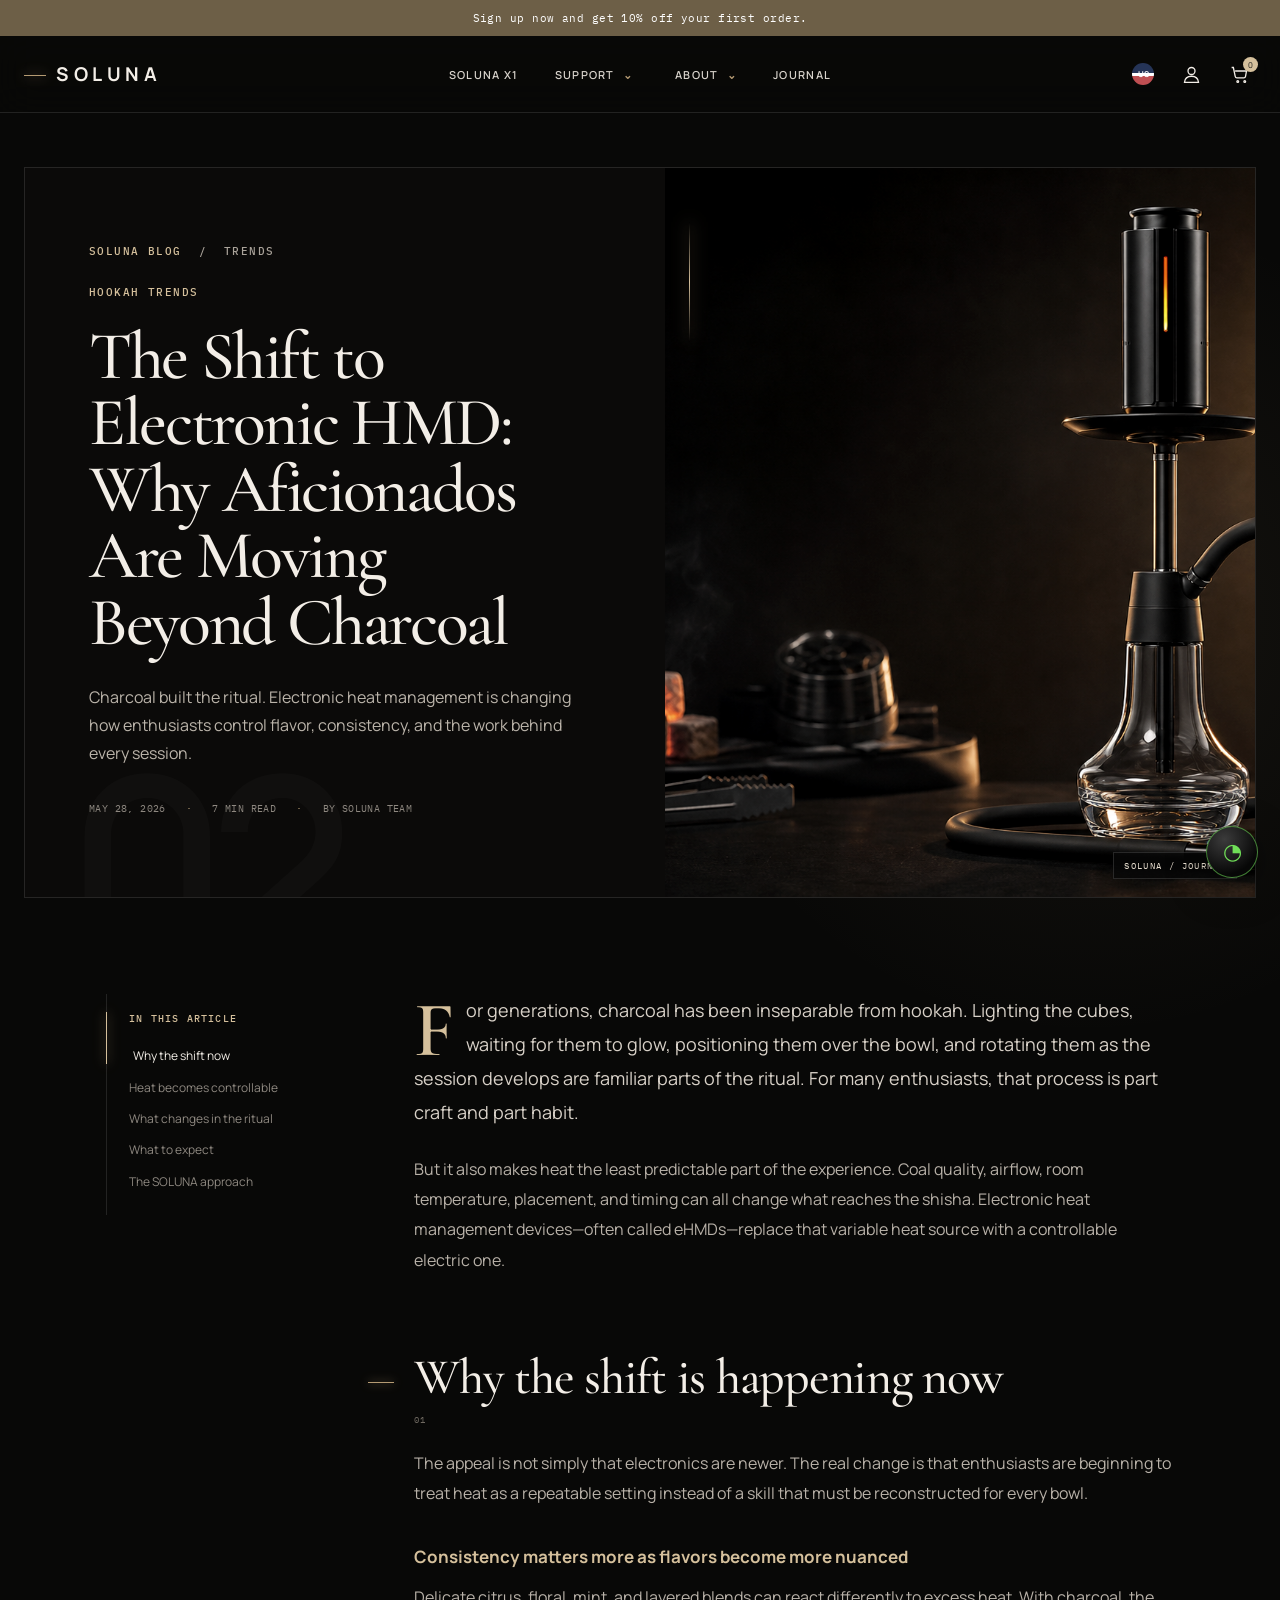
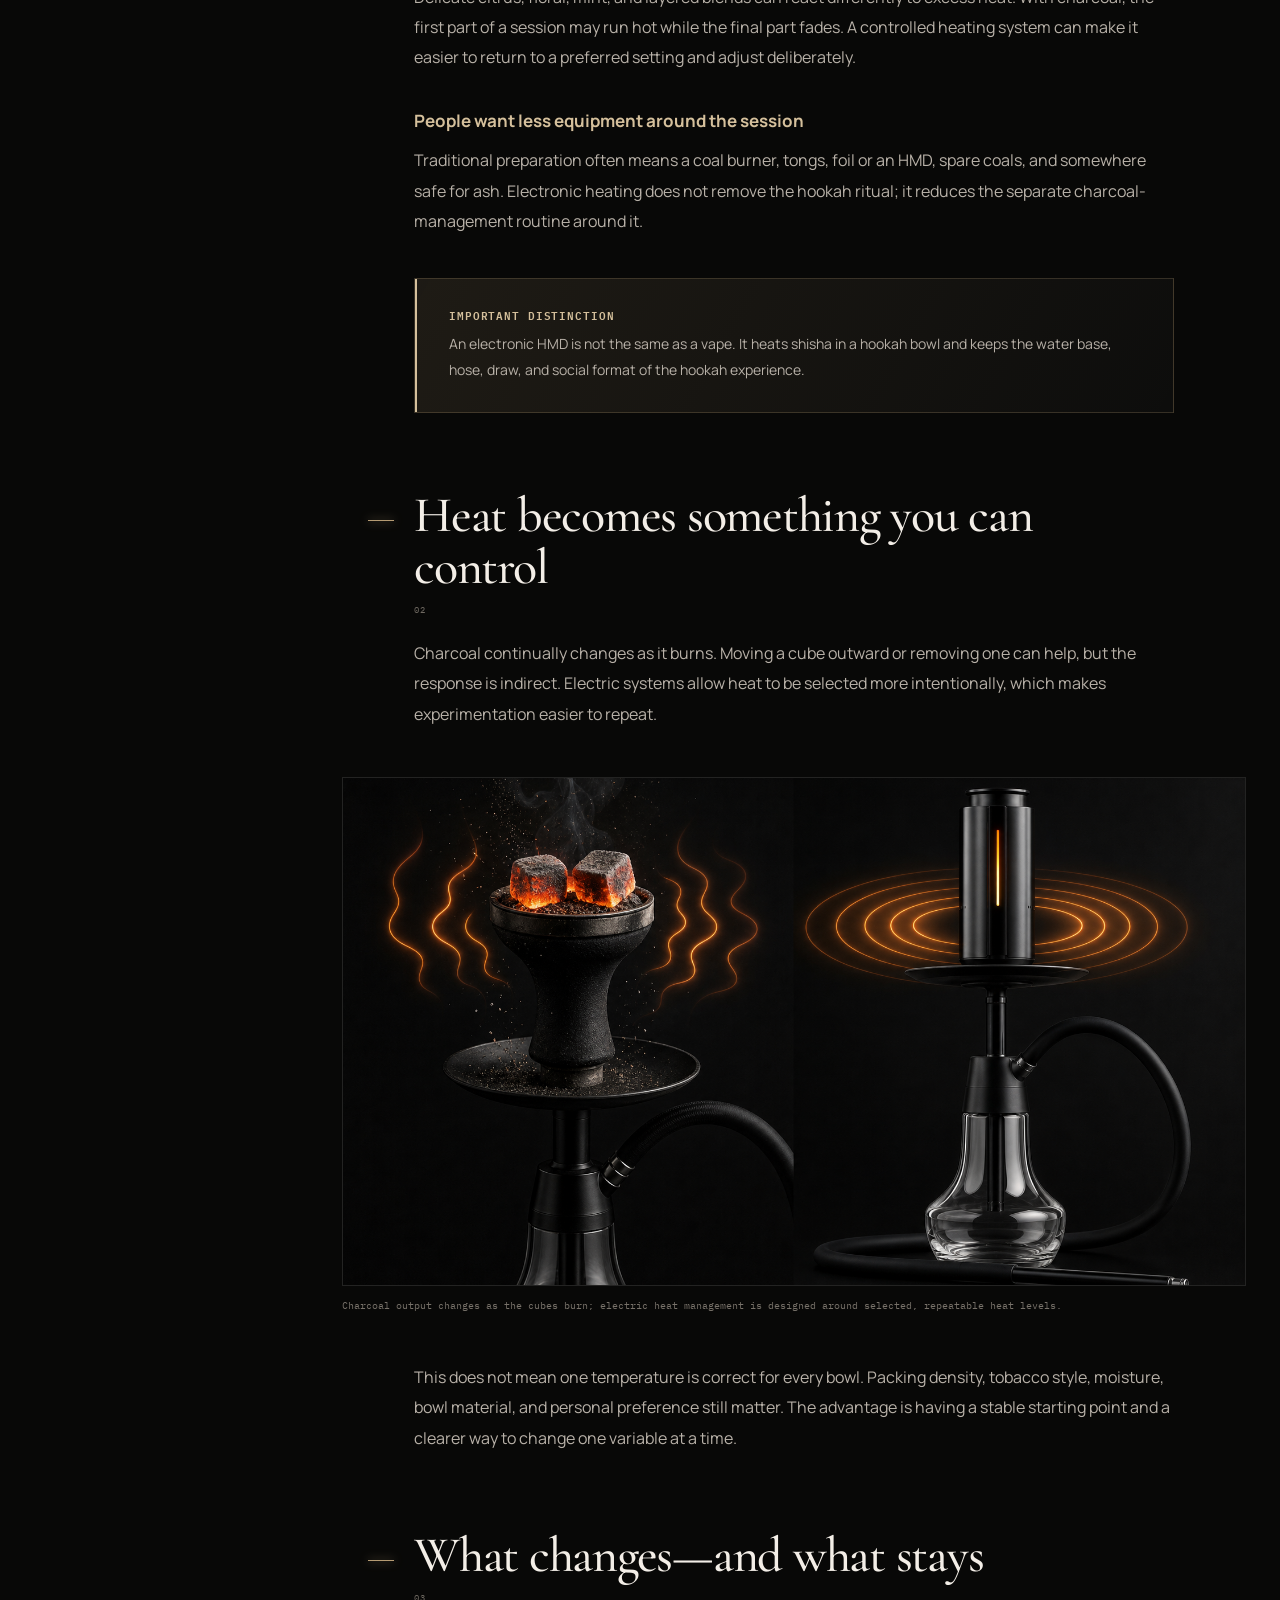
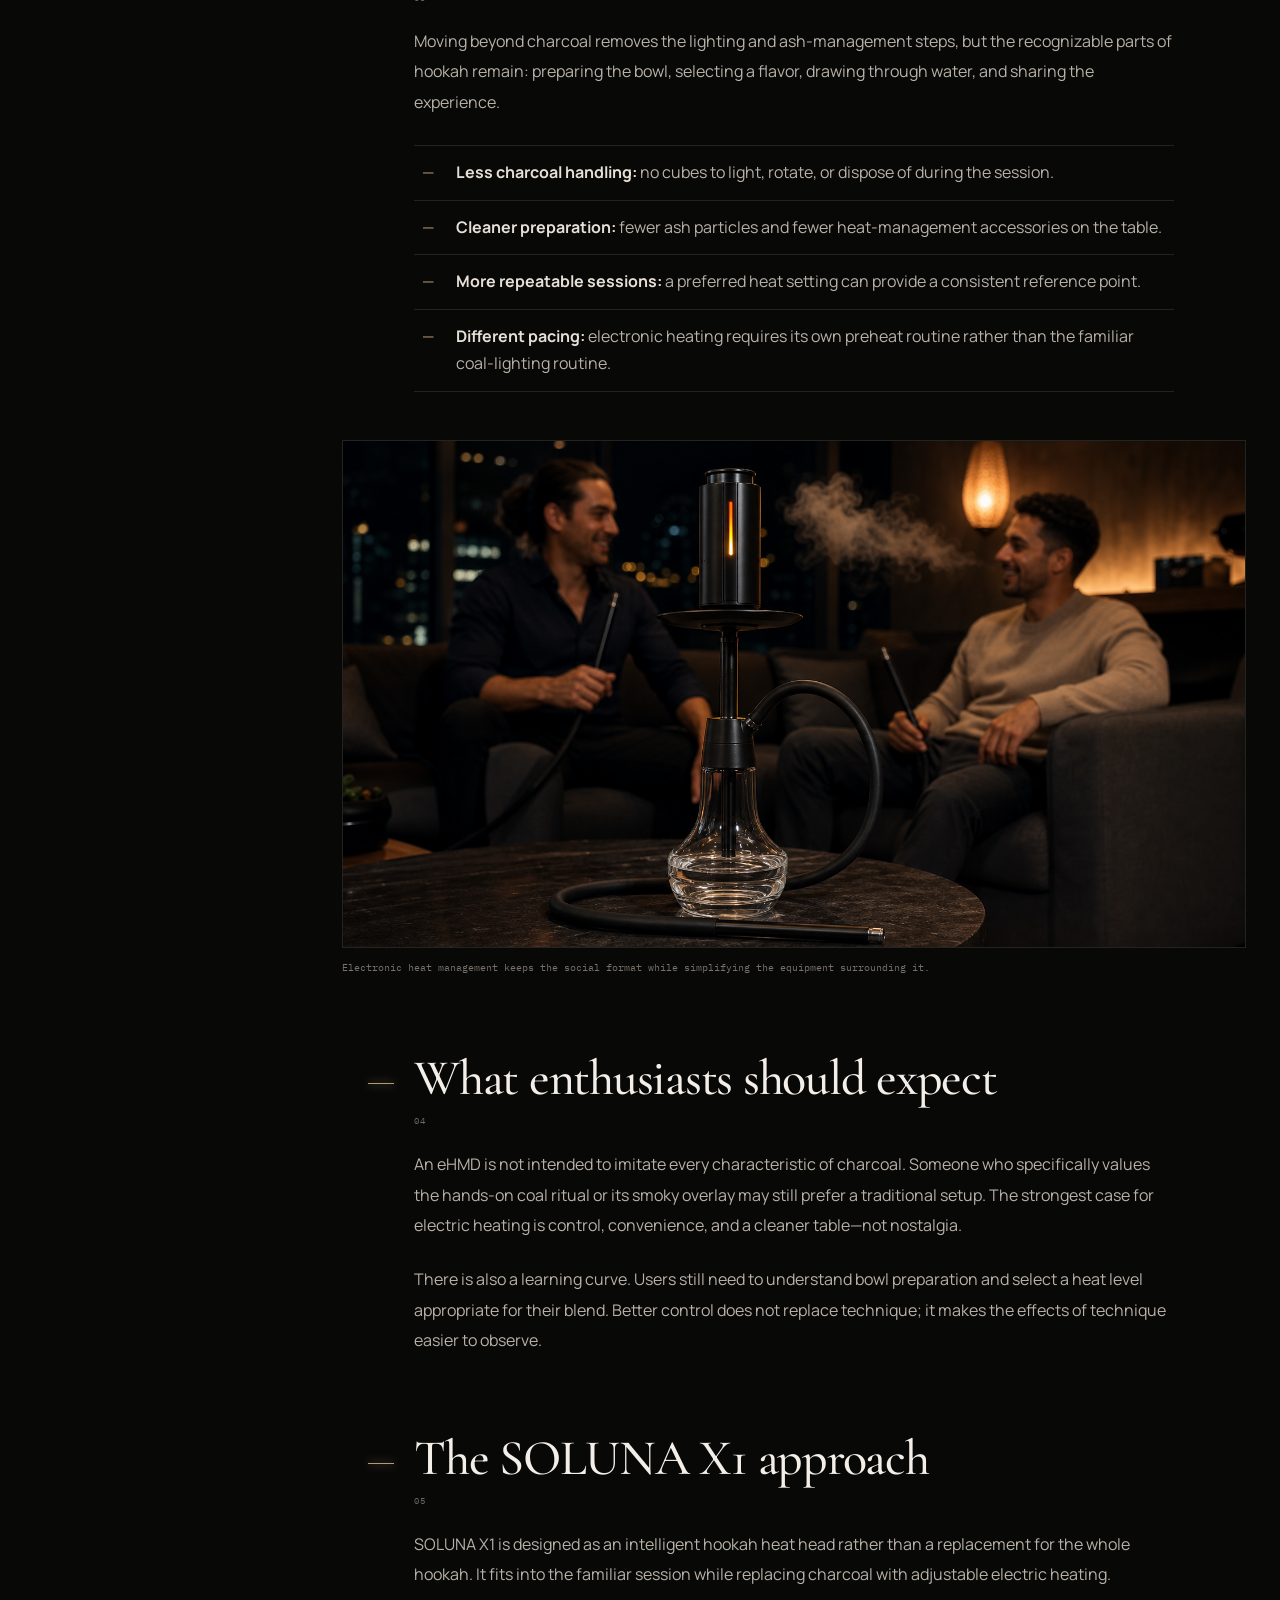
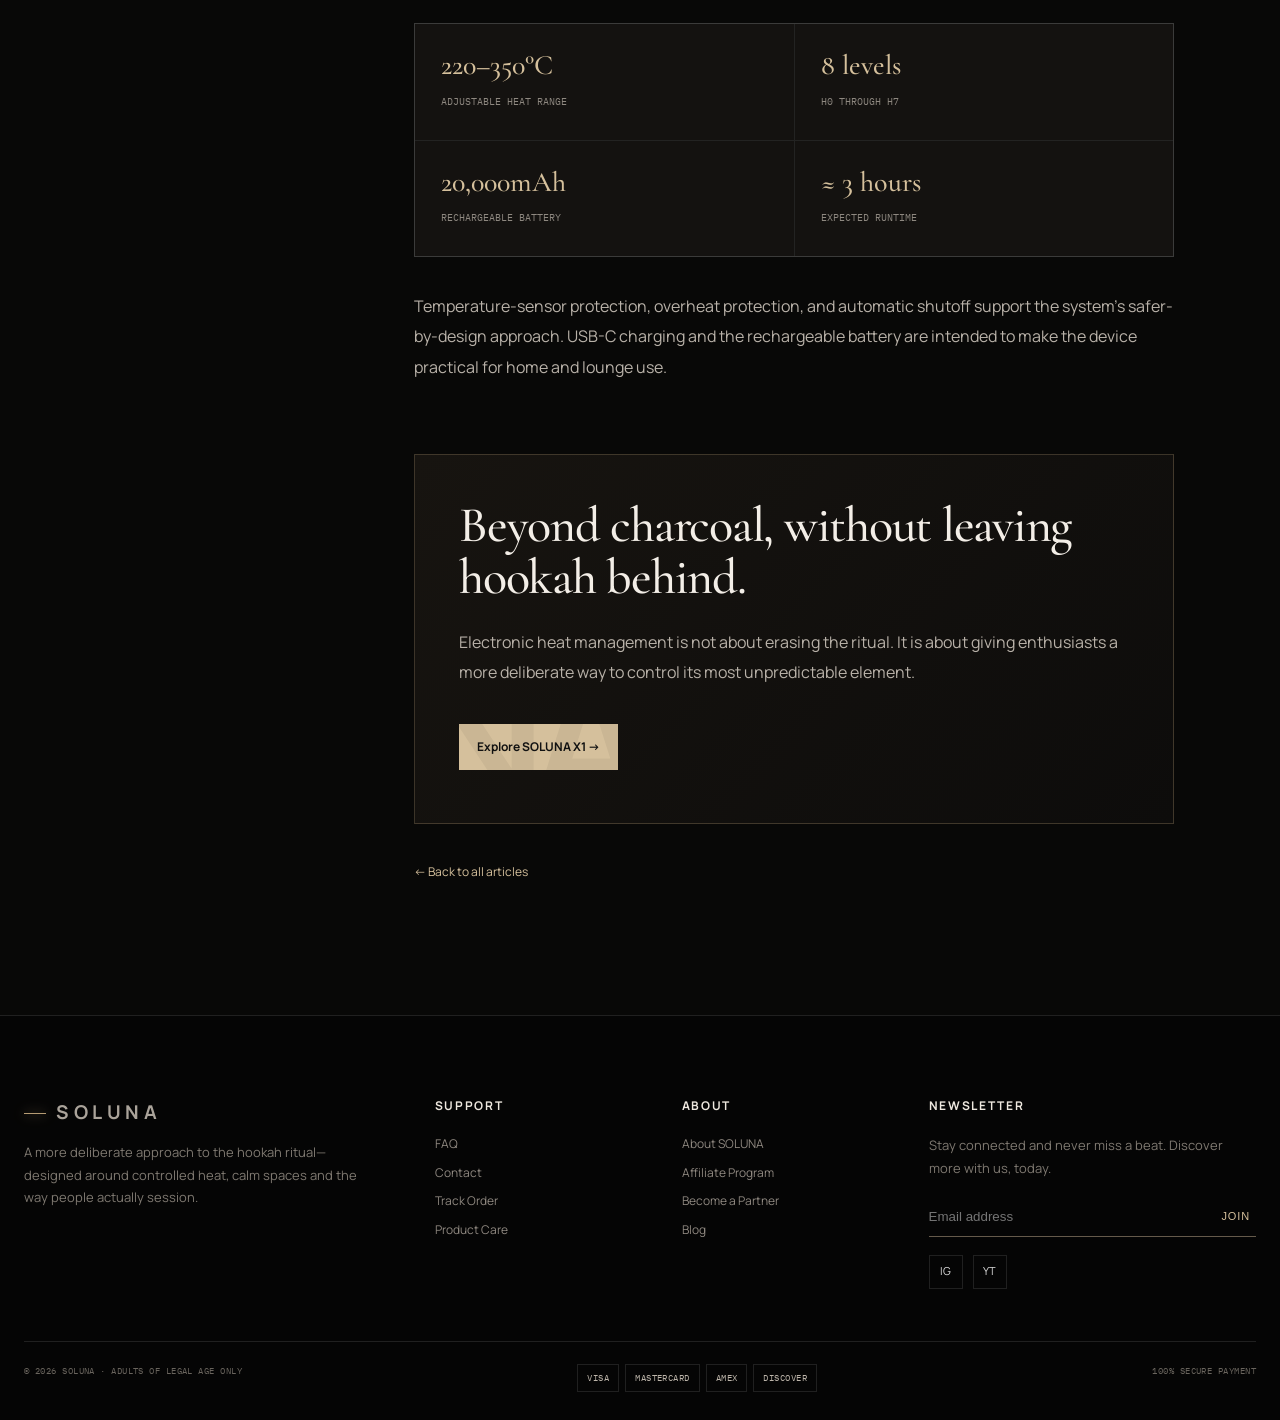
<file: post2.html>
<!DOCTYPE html>
<html lang="en">
<head>
<meta charset="UTF-8">
<meta name="viewport" content="width=device-width, initial-scale=1.0">
<title>The Shift to Electronic HMD | SOLUNA Blog</title>
<meta name="description" content="Why hookah enthusiasts are moving beyond charcoal toward electronic heat management devices—and what changes in flavor, control, and ritual.">

<link rel="stylesheet" href="blog-redesign.css"></head>
<body class="theme-post2">

<div class="announcement">Sign up now and get 10% off your first order.</div>
<header class="site-header">
  <div class="nav-shell">
    <a class="brand" href="soluna-homepage.html">SOLUNA</a>
    <nav class="main-nav" aria-label="Primary navigation">
      <a href="soluna-x1.html">SOLUNA X1</a>
      <div class="nav-group"><button type="button">Support</button><div class="dropdown"><a href="support.html#faq">FAQ</a><a href="support.html#contact">Contact</a><a href="support.html#track">Track Order</a></div></div>
      <div class="nav-group"><button type="button">About</button><div class="dropdown"><a href="about.html#about">About SOLUNA</a><a href="about.html#affiliate">Affiliate Program</a><a href="about.html#partner">Become a Partner</a><a href="blog.html">Blog</a></div></div>
      <a href="blog.html">Journal</a>
    </nav>
    <div class="nav-actions">
      <a class="icon-button" href="#" aria-label="Language"><span class="flag">US</span></a>
      <a class="icon-button" href="#" aria-label="Account"><svg viewBox="0 0 24 24"><circle cx="12" cy="8" r="4"/><path d="M4 21c.4-4.6 3-7 8-7s7.6 2.4 8 7z"/></svg></a>
      <a class="icon-button" href="soluna-x1.html" aria-label="Cart"><svg viewBox="0 0 24 24"><path d="M3 4h2l2.1 10.2a2 2 0 0 0 2 1.6h7.8a2 2 0 0 0 2-1.6L20 8H7"/><circle cx="10" cy="20" r="1"/><circle cx="18" cy="20" r="1"/></svg><span class="cart-count">0</span></a>
    </div>
  </div>
</header>
<div class="reading-progress" aria-hidden="true"></div>

<section class="hero-shell" data-post="02"><header class="hero"><div class="breadcrumb"><a href="blog.html">SOLUNA Blog</a> &nbsp;/&nbsp; Trends</div><span class="category">Hookah Trends</span><h1>The Shift to Electronic HMD: Why Aficionados Are Moving Beyond Charcoal</h1><p class="deck">Charcoal built the ritual. Electronic heat management is changing how enthusiasts control flavor, consistency, and the work behind every session.</p><div class="meta"><span>May 28, 2026</span><span>7 min read</span><span>By SOLUNA Team</span></div></header><div class="hero-image"><img src="assets/post2-hero.png" alt="SOLUNA X1 electric hookah beside traditional charcoal heat-management tools"></div></section>
<main class="article-layout"><aside class="toc"><span>In this article</span><a href="#why-now">Why the shift now</a><a href="#control">Heat becomes controllable</a><a href="#ritual">What changes in the ritual</a><a href="#expect">What to expect</a><a href="#soluna">The SOLUNA approach</a></aside><article>
<p class="lead">For generations, charcoal has been inseparable from hookah. Lighting the cubes, waiting for them to glow, positioning them over the bowl, and rotating them as the session develops are familiar parts of the ritual. For many enthusiasts, that process is part craft and part habit.</p>
<p>But it also makes heat the least predictable part of the experience. Coal quality, airflow, room temperature, placement, and timing can all change what reaches the shisha. Electronic heat management devices—often called eHMDs—replace that variable heat source with a controllable electric one.</p>
<h2 id="why-now">Why the shift is happening now</h2>
<p>The appeal is not simply that electronics are newer. The real change is that enthusiasts are beginning to treat heat as a repeatable setting instead of a skill that must be reconstructed for every bowl.</p>
<h3>Consistency matters more as flavors become more nuanced</h3><p>Delicate citrus, floral, mint, and layered blends can react differently to excess heat. With charcoal, the first part of a session may run hot while the final part fades. A controlled heating system can make it easier to return to a preferred setting and adjust deliberately.</p>
<h3>People want less equipment around the session</h3><p>Traditional preparation often means a coal burner, tongs, foil or an HMD, spare coals, and somewhere safe for ash. Electronic heating does not remove the hookah ritual; it reduces the separate charcoal-management routine around it.</p>
<div class="callout"><strong>Important distinction</strong><p>An electronic HMD is not the same as a vape. It heats shisha in a hookah bowl and keeps the water base, hose, draw, and social format of the hookah experience.</p></div>
<h2 id="control">Heat becomes something you can control</h2><p>Charcoal continually changes as it burns. Moving a cube outward or removing one can help, but the response is indirect. Electric systems allow heat to be selected more intentionally, which makes experimentation easier to repeat.</p>
<figure class="article-img"><img src="assets/post2-heat-control.png" alt="Visual comparison of fluctuating charcoal heat and controlled electric hookah heat"><figcaption>Charcoal output changes as the cubes burn; electric heat management is designed around selected, repeatable heat levels.</figcaption></figure>
<p>This does not mean one temperature is correct for every bowl. Packing density, tobacco style, moisture, bowl material, and personal preference still matter. The advantage is having a stable starting point and a clearer way to change one variable at a time.</p>
<h2 id="ritual">What changes—and what stays</h2><p>Moving beyond charcoal removes the lighting and ash-management steps, but the recognizable parts of hookah remain: preparing the bowl, selecting a flavor, drawing through water, and sharing the experience.</p><ul><li><strong>Less charcoal handling:</strong> no cubes to light, rotate, or dispose of during the session.</li><li><strong>Cleaner preparation:</strong> fewer ash particles and fewer heat-management accessories on the table.</li><li><strong>More repeatable sessions:</strong> a preferred heat setting can provide a consistent reference point.</li><li><strong>Different pacing:</strong> electronic heating requires its own preheat routine rather than the familiar coal-lighting routine.</li></ul>
<figure class="article-img"><img src="assets/post2-lifestyle.png" alt="SOLUNA X1 in a modern indoor hookah lounge setting"><figcaption>Electronic heat management keeps the social format while simplifying the equipment surrounding it.</figcaption></figure>
<h2 id="expect">What enthusiasts should expect</h2><p>An eHMD is not intended to imitate every characteristic of charcoal. Someone who specifically values the hands-on coal ritual or its smoky overlay may still prefer a traditional setup. The strongest case for electric heating is control, convenience, and a cleaner table—not nostalgia.</p><p>There is also a learning curve. Users still need to understand bowl preparation and select a heat level appropriate for their blend. Better control does not replace technique; it makes the effects of technique easier to observe.</p>
<h2 id="soluna">The SOLUNA X1 approach</h2><p>SOLUNA X1 is designed as an intelligent hookah heat head rather than a replacement for the whole hookah. It fits into the familiar session while replacing charcoal with adjustable electric heating.</p><div class="spec-grid"><div class="spec"><b>220–350°C</b><span>Adjustable heat range</span></div><div class="spec"><b>8 levels</b><span>H0 through H7</span></div><div class="spec"><b>20,000mAh</b><span>Rechargeable battery</span></div><div class="spec"><b>≈ 3 hours</b><span>Expected runtime</span></div></div><p>Temperature-sensor protection, overheat protection, and automatic shutoff support the system’s safer-by-design approach. USB-C charging and the rechargeable battery are intended to make the device practical for home and lounge use.</p>
<div class="closing"><h2>Beyond charcoal, without leaving hookah behind.</h2><p>Electronic heat management is not about erasing the ritual. It is about giving enthusiasts a more deliberate way to control its most unpredictable element.</p><a class="cta" href="soluna-x1.html">Explore SOLUNA X1 →</a></div><a class="back" href="blog.html">← Back to all articles</a>
</article></main>
<footer class="site-footer">
  <div class="footer-grid">
    <div><a class="brand" href="soluna-homepage.html">SOLUNA</a><p class="footer-copy">A more deliberate approach to the hookah ritual—designed around controlled heat, calm spaces and the way people actually session.</p></div>
    <div class="footer-links"><h3 class="footer-title">Support</h3><a href="support.html#faq">FAQ</a><a href="support.html#contact">Contact</a><a href="support.html#track">Track Order</a><a href="support.html">Product Care</a></div>
    <div class="footer-links"><h3 class="footer-title">About</h3><a href="about.html#about">About SOLUNA</a><a href="about.html#affiliate">Affiliate Program</a><a href="about.html#partner">Become a Partner</a><a href="blog.html">Blog</a></div>
    <div><h3 class="footer-title">Newsletter</h3><p class="footer-copy">Stay connected and never miss a beat. Discover more with us, today.</p><form class="newsletter"><input type="email" aria-label="Email address" placeholder="Email address"><button type="button">Join</button></form><div class="socials"><a href="#" aria-label="Instagram">IG</a><a href="#" aria-label="YouTube">YT</a></div></div>
  </div>
  <div class="payment-row"><span>© 2026 SOLUNA · Adults of legal age only</span><div class="payments"><span>VISA</span><span>Mastercard</span><span>AMEX</span><span>Discover</span></div><span>100% Secure Payment</span></div>
</footer>
<a class="whatsapp" href="support.html#contact" aria-label="Contact SOLUNA on WhatsApp">◔</a>
<script>
  const progress = document.querySelector('.reading-progress');
  const tocLinks = [...document.querySelectorAll('.toc a')];
  const sections = [...document.querySelectorAll('article h2[id]')];
  const update = () => {
    const max = document.documentElement.scrollHeight - innerHeight;
    progress.style.width = (max > 0 ? scrollY / max * 100 : 0) + '%';
    let current = sections[0]?.id;
    sections.forEach(section => { if (section.getBoundingClientRect().top < 210) current = section.id; });
    tocLinks.forEach(link => link.classList.toggle('active', link.hash === '#' + current));
  };
  addEventListener('scroll', update, {passive:true}); update();
</script>

</body></html>
</file>
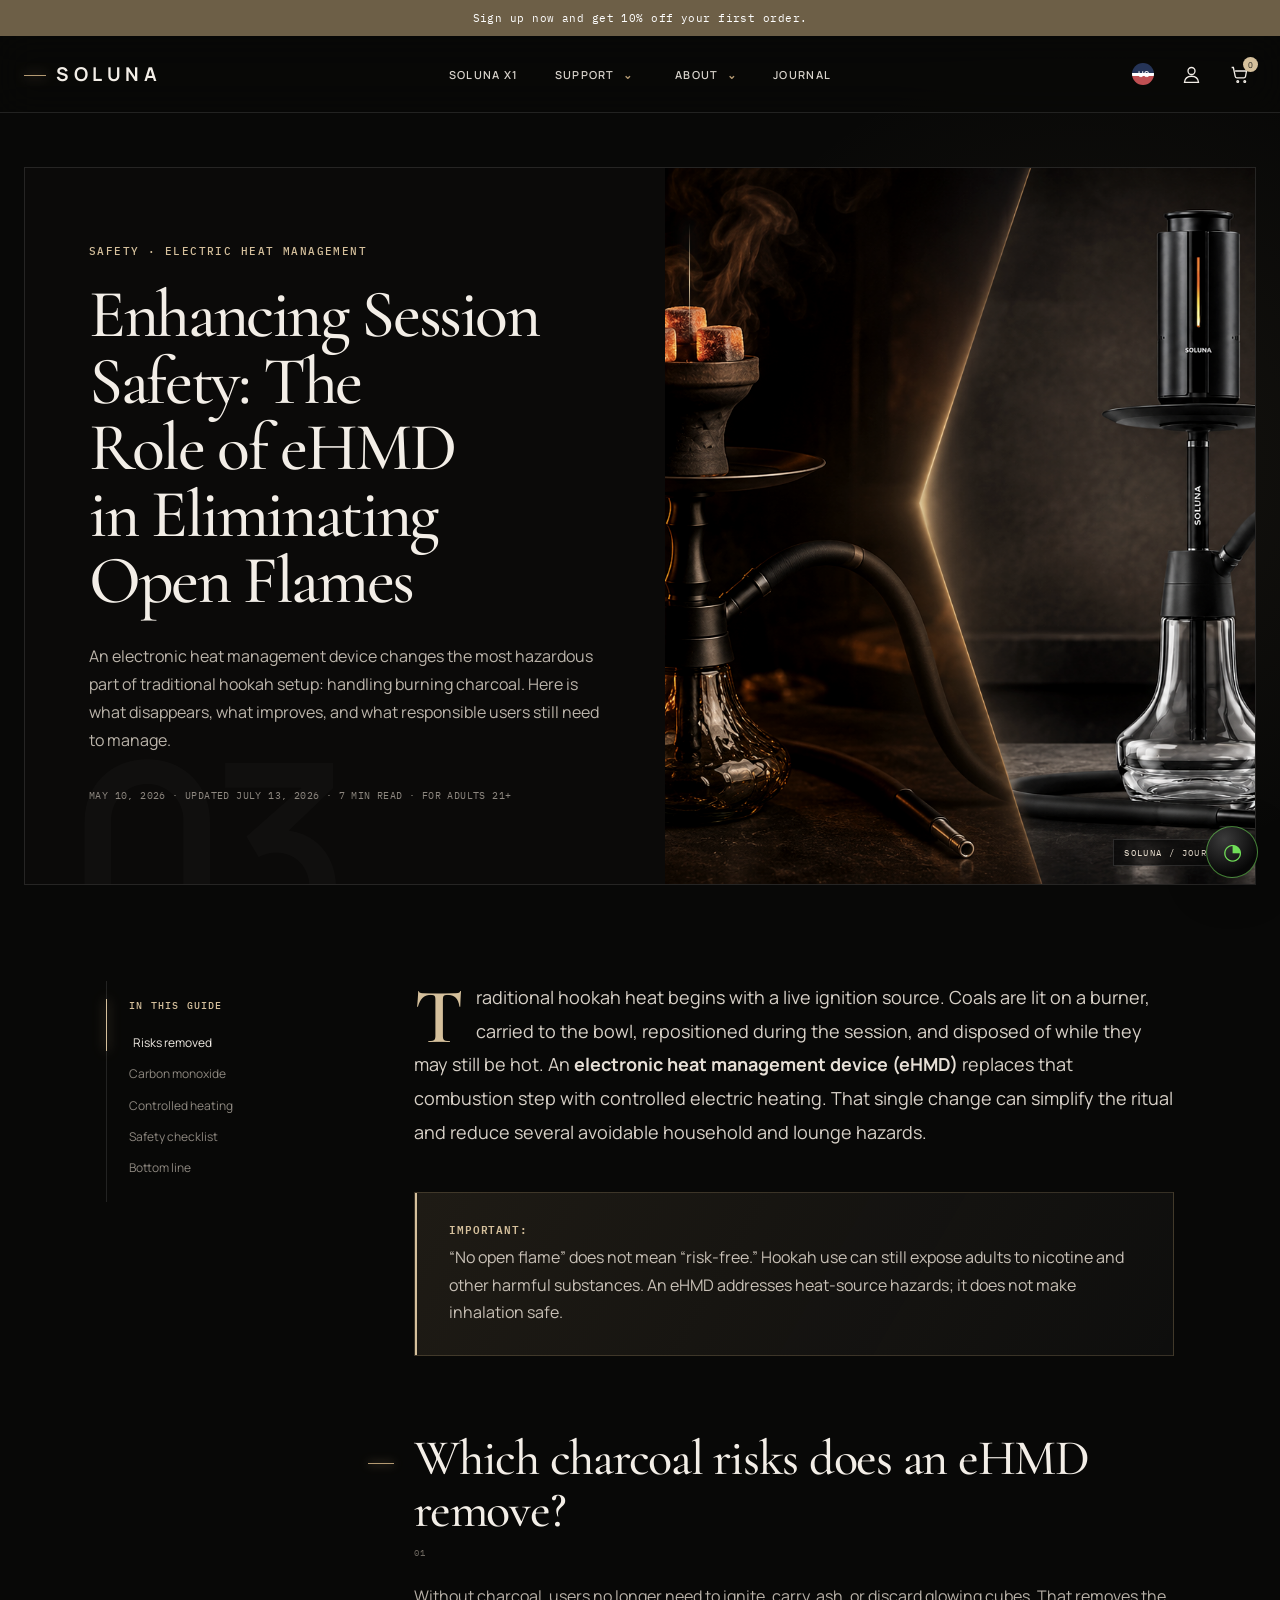
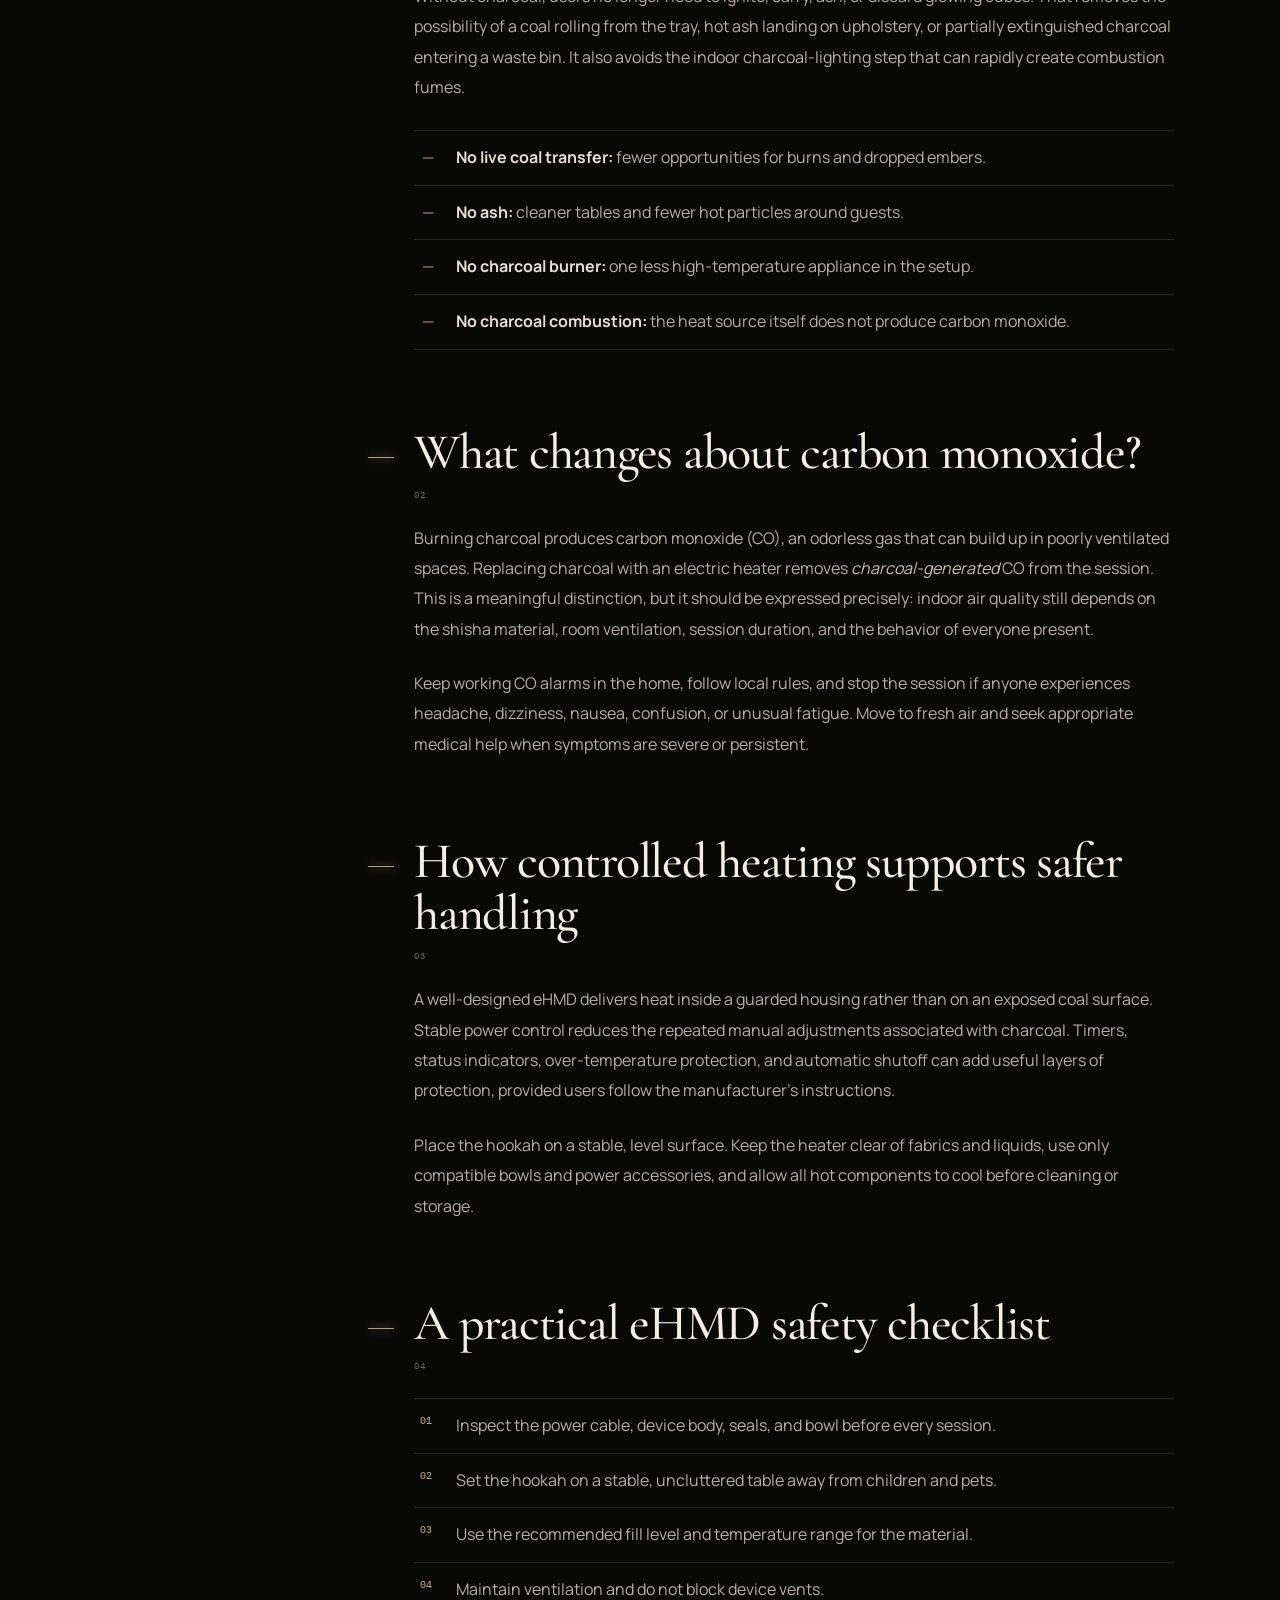
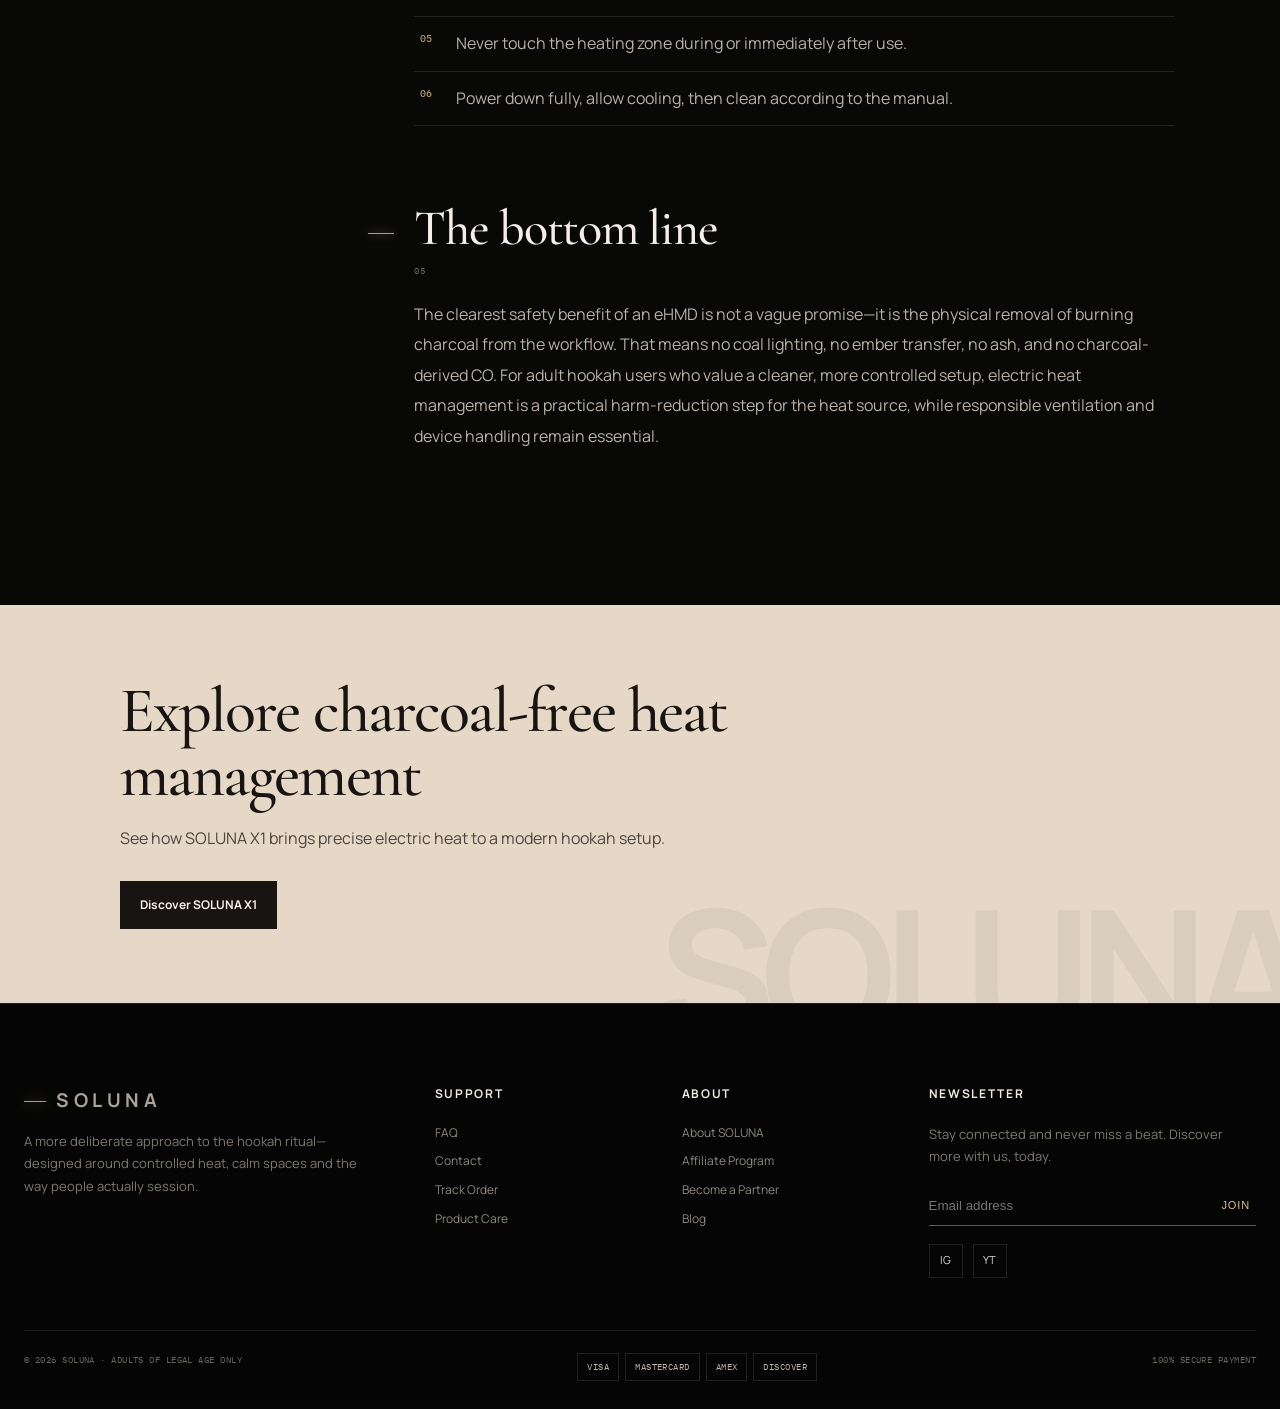
<file: post3.html>
<!doctype html><html lang="en"><head><meta charset="utf-8"><meta name="viewport" content="width=device-width,initial-scale=1"><title>eHMD Safety: How Electric Heat Eliminates Open Flames | SOLUNA</title><meta name="description" content="Learn how an electronic heat management device removes open flames and charcoal handling from hookah sessions—and what safety precautions still matter."><link rel="canonical" href="post3.html"><meta property="og:type" content="article"><meta property="og:title" content="Enhancing Session Safety: The Role of eHMD in Eliminating Open Flames"><meta property="og:description" content="A practical guide to charcoal-free hookah heat management and safer sessions."><meta property="og:image" content="images/ehmd-safety.png"><script type="application/ld+json">{"@context":"https://schema.org","@type":"BlogPosting","headline":"Enhancing Session Safety: The Role of eHMD in Eliminating Open Flames","datePublished":"2026-05-10","dateModified":"2026-07-13","author":{"@type":"Organization","name":"SOLUNA"},"image":"images/ehmd-safety.png","keywords":["eHMD safety","electric hookah heat management","charcoal-free hookah","hookah open flame safety"]}</script><link rel="stylesheet" href="blog-redesign.css"></head><body class="theme-post3">

<div class="announcement">Sign up now and get 10% off your first order.</div>
<header class="site-header">
  <div class="nav-shell">
    <a class="brand" href="soluna-homepage.html">SOLUNA</a>
    <nav class="main-nav" aria-label="Primary navigation">
      <a href="soluna-x1.html">SOLUNA X1</a>
      <div class="nav-group"><button type="button">Support</button><div class="dropdown"><a href="support.html#faq">FAQ</a><a href="support.html#contact">Contact</a><a href="support.html#track">Track Order</a></div></div>
      <div class="nav-group"><button type="button">About</button><div class="dropdown"><a href="about.html#about">About SOLUNA</a><a href="about.html#affiliate">Affiliate Program</a><a href="about.html#partner">Become a Partner</a><a href="blog.html">Blog</a></div></div>
      <a href="blog.html">Journal</a>
    </nav>
    <div class="nav-actions">
      <a class="icon-button" href="#" aria-label="Language"><span class="flag">US</span></a>
      <a class="icon-button" href="#" aria-label="Account"><svg viewBox="0 0 24 24"><circle cx="12" cy="8" r="4"/><path d="M4 21c.4-4.6 3-7 8-7s7.6 2.4 8 7z"/></svg></a>
      <a class="icon-button" href="soluna-x1.html" aria-label="Cart"><svg viewBox="0 0 24 24"><path d="M3 4h2l2.1 10.2a2 2 0 0 0 2 1.6h7.8a2 2 0 0 0 2-1.6L20 8H7"/><circle cx="10" cy="20" r="1"/><circle cx="18" cy="20" r="1"/></svg><span class="cart-count">0</span></a>
    </div>
  </div>
</header>
<div class="reading-progress" aria-hidden="true"></div>

<section class="hero-shell" data-post="03"><header class="hero"><div class="eyebrow">Safety · Electric Heat Management</div><h1>Enhancing Session Safety: The Role of eHMD in Eliminating Open Flames</h1><p class="dek">An electronic heat management device changes the most hazardous part of traditional hookah setup: handling burning charcoal. Here is what disappears, what improves, and what responsible users still need to manage.</p><div class="meta">May 10, 2026 · Updated July 13, 2026 · 7 min read · For adults 21+</div></header><div class="hero-image"><img src="assets/ehmd-safety.png" alt="Traditional charcoal hookah compared with a SOLUNA electric heat management hookah"></div></section>
<main class="layout"><article class="article"><p>Traditional hookah heat begins with a live ignition source. Coals are lit on a burner, carried to the bowl, repositioned during the session, and disposed of while they may still be hot. An <strong>electronic heat management device (eHMD)</strong> replaces that combustion step with controlled electric heating. That single change can simplify the ritual and reduce several avoidable household and lounge hazards.</p>
<div class="note"><strong>Important:</strong> “No open flame” does not mean “risk-free.” Hookah use can still expose adults to nicotine and other harmful substances. An eHMD addresses heat-source hazards; it does not make inhalation safe.</div>
<h2 id="risks">Which charcoal risks does an eHMD remove?</h2><p>Without charcoal, users no longer need to ignite, carry, ash, or discard glowing cubes. That removes the possibility of a coal rolling from the tray, hot ash landing on upholstery, or partially extinguished charcoal entering a waste bin. It also avoids the indoor charcoal-lighting step that can rapidly create combustion fumes.</p><ul><li><strong>No live coal transfer:</strong> fewer opportunities for burns and dropped embers.</li><li><strong>No ash:</strong> cleaner tables and fewer hot particles around guests.</li><li><strong>No charcoal burner:</strong> one less high-temperature appliance in the setup.</li><li><strong>No charcoal combustion:</strong> the heat source itself does not produce carbon monoxide.</li></ul>
<h2 id="co">What changes about carbon monoxide?</h2><p>Burning charcoal produces carbon monoxide (CO), an odorless gas that can build up in poorly ventilated spaces. Replacing charcoal with an electric heater removes <em>charcoal-generated</em> CO from the session. This is a meaningful distinction, but it should be expressed precisely: indoor air quality still depends on the shisha material, room ventilation, session duration, and the behavior of everyone present.</p><p>Keep working CO alarms in the home, follow local rules, and stop the session if anyone experiences headache, dizziness, nausea, confusion, or unusual fatigue. Move to fresh air and seek appropriate medical help when symptoms are severe or persistent.</p>
<h2 id="controls">How controlled heating supports safer handling</h2><p>A well-designed eHMD delivers heat inside a guarded housing rather than on an exposed coal surface. Stable power control reduces the repeated manual adjustments associated with charcoal. Timers, status indicators, over-temperature protection, and automatic shutoff can add useful layers of protection, provided users follow the manufacturer’s instructions.</p><p>Place the hookah on a stable, level surface. Keep the heater clear of fabrics and liquids, use only compatible bowls and power accessories, and allow all hot components to cool before cleaning or storage.</p>
<h2 id="checklist">A practical eHMD safety checklist</h2><ol><li>Inspect the power cable, device body, seals, and bowl before every session.</li><li>Set the hookah on a stable, uncluttered table away from children and pets.</li><li>Use the recommended fill level and temperature range for the material.</li><li>Maintain ventilation and do not block device vents.</li><li>Never touch the heating zone during or immediately after use.</li><li>Power down fully, allow cooling, then clean according to the manual.</li></ol>
<h2 id="bottom-line">The bottom line</h2><p>The clearest safety benefit of an eHMD is not a vague promise—it is the physical removal of burning charcoal from the workflow. That means no coal lighting, no ember transfer, no ash, and no charcoal-derived CO. For adult hookah users who value a cleaner, more controlled setup, electric heat management is a practical harm-reduction step for the heat source, while responsible ventilation and device handling remain essential.</p></article><aside class="toc"><h2>In this guide</h2><a href="#risks">Risks removed</a><a href="#co">Carbon monoxide</a><a href="#controls">Controlled heating</a><a href="#checklist">Safety checklist</a><a href="#bottom-line">Bottom line</a></aside></main>
<section class="cta"><div class="cta-inner"><h2>Explore charcoal-free heat management</h2><p>See how SOLUNA X1 brings precise electric heat to a modern hookah setup.</p><a class="button" href="soluna-x1.html">Discover SOLUNA X1</a></div></section>
<footer class="site-footer">
  <div class="footer-grid">
    <div><a class="brand" href="soluna-homepage.html">SOLUNA</a><p class="footer-copy">A more deliberate approach to the hookah ritual—designed around controlled heat, calm spaces and the way people actually session.</p></div>
    <div class="footer-links"><h3 class="footer-title">Support</h3><a href="support.html#faq">FAQ</a><a href="support.html#contact">Contact</a><a href="support.html#track">Track Order</a><a href="support.html">Product Care</a></div>
    <div class="footer-links"><h3 class="footer-title">About</h3><a href="about.html#about">About SOLUNA</a><a href="about.html#affiliate">Affiliate Program</a><a href="about.html#partner">Become a Partner</a><a href="blog.html">Blog</a></div>
    <div><h3 class="footer-title">Newsletter</h3><p class="footer-copy">Stay connected and never miss a beat. Discover more with us, today.</p><form class="newsletter"><input type="email" aria-label="Email address" placeholder="Email address"><button type="button">Join</button></form><div class="socials"><a href="#" aria-label="Instagram">IG</a><a href="#" aria-label="YouTube">YT</a></div></div>
  </div>
  <div class="payment-row"><span>© 2026 SOLUNA · Adults of legal age only</span><div class="payments"><span>VISA</span><span>Mastercard</span><span>AMEX</span><span>Discover</span></div><span>100% Secure Payment</span></div>
</footer>
<a class="whatsapp" href="support.html#contact" aria-label="Contact SOLUNA on WhatsApp">◔</a>
<script>
  const progress = document.querySelector('.reading-progress');
  const tocLinks = [...document.querySelectorAll('.toc a')];
  const sections = [...document.querySelectorAll('article h2[id]')];
  const update = () => {
    const max = document.documentElement.scrollHeight - innerHeight;
    progress.style.width = (max > 0 ? scrollY / max * 100 : 0) + '%';
    let current = sections[0]?.id;
    sections.forEach(section => { if (section.getBoundingClientRect().top < 210) current = section.id; });
    tocLinks.forEach(link => link.classList.toggle('active', link.hash === '#' + current));
  };
  addEventListener('scroll', update, {passive:true}); update();
</script>
</body></html>
</file>
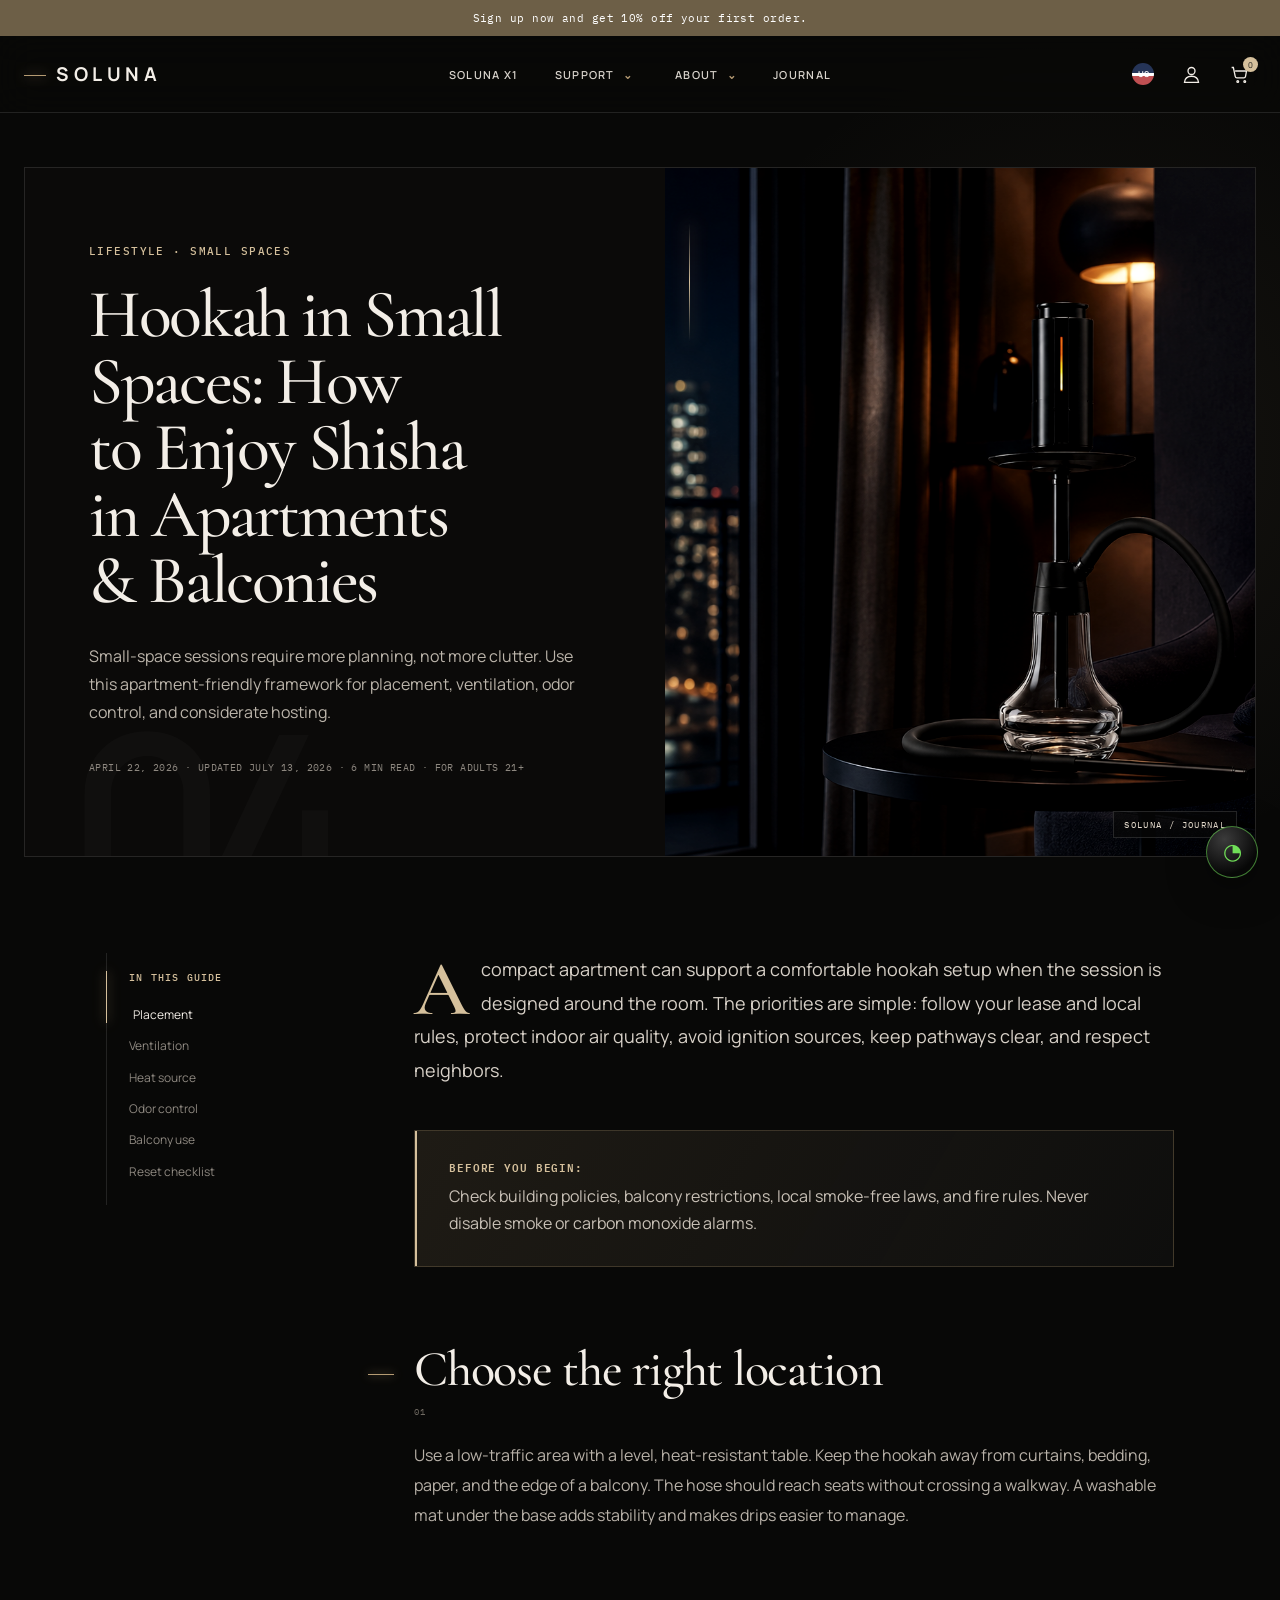
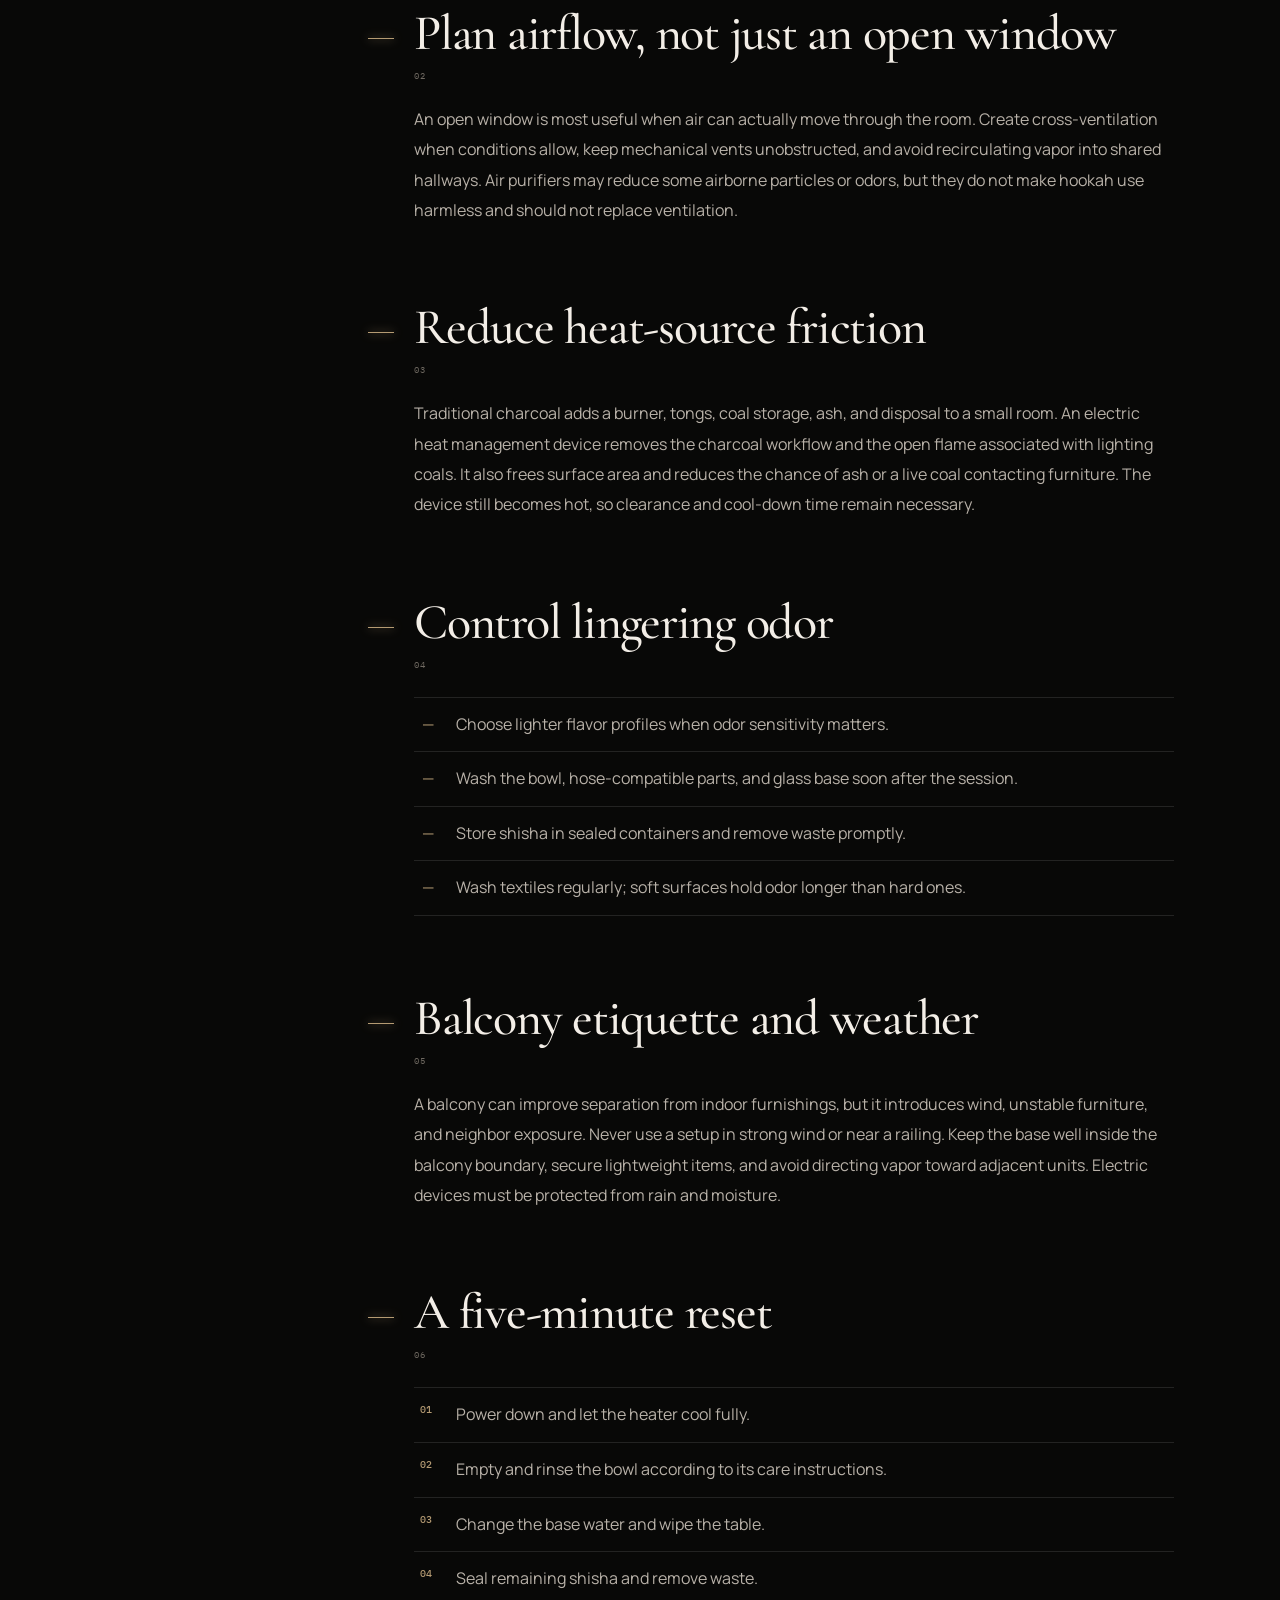
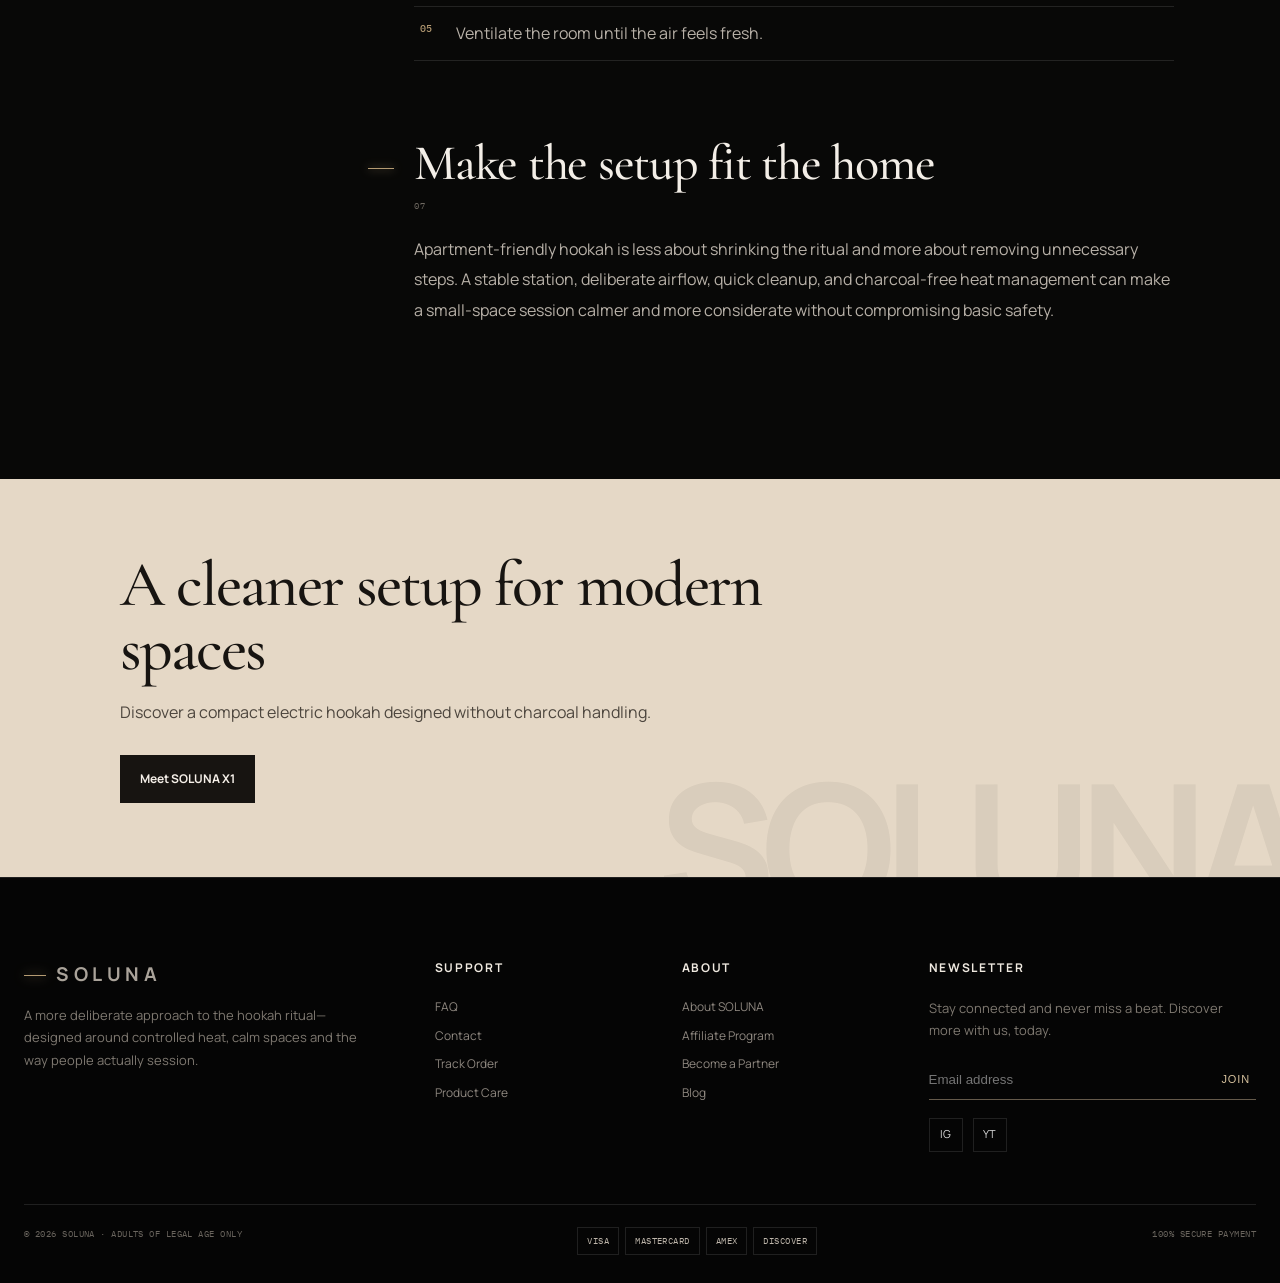
<file: post4.html>
<!doctype html><html lang="en"><head><meta charset="utf-8"><meta name="viewport" content="width=device-width,initial-scale=1"><title>Hookah in an Apartment: Small-Space Setup Guide | SOLUNA</title><meta name="description" content="A practical apartment hookah guide covering placement, ventilation, odor control, neighbor etiquette, and charcoal-free electric heat management."><link rel="canonical" href="post4.html"><meta property="og:type" content="article"><meta property="og:title" content="Hookah in Small Spaces: Apartments & Balconies"><meta property="og:description" content="Plan a cleaner, calmer small-space hookah setup with practical ventilation and etiquette tips."><meta property="og:image" content="images/apartment-hookah.png"><script type="application/ld+json">{"@context":"https://schema.org","@type":"BlogPosting","headline":"Hookah in Small Spaces: How to Enjoy Shisha in Apartments and Balconies","datePublished":"2026-04-22","dateModified":"2026-07-13","author":{"@type":"Organization","name":"SOLUNA"},"image":"images/apartment-hookah.png","keywords":["hookah in apartment","indoor hookah setup","balcony hookah","charcoal-free hookah"]}</script><link rel="stylesheet" href="blog-redesign.css"></head><body class="theme-post4">
<div class="announcement">Sign up now and get 10% off your first order.</div>
<header class="site-header">
  <div class="nav-shell">
    <a class="brand" href="soluna-homepage.html">SOLUNA</a>
    <nav class="main-nav" aria-label="Primary navigation">
      <a href="soluna-x1.html">SOLUNA X1</a>
      <div class="nav-group"><button type="button">Support</button><div class="dropdown"><a href="support.html#faq">FAQ</a><a href="support.html#contact">Contact</a><a href="support.html#track">Track Order</a></div></div>
      <div class="nav-group"><button type="button">About</button><div class="dropdown"><a href="about.html#about">About SOLUNA</a><a href="about.html#affiliate">Affiliate Program</a><a href="about.html#partner">Become a Partner</a><a href="blog.html">Blog</a></div></div>
      <a href="blog.html">Journal</a>
    </nav>
    <div class="nav-actions">
      <a class="icon-button" href="#" aria-label="Language"><span class="flag">US</span></a>
      <a class="icon-button" href="#" aria-label="Account"><svg viewBox="0 0 24 24"><circle cx="12" cy="8" r="4"/><path d="M4 21c.4-4.6 3-7 8-7s7.6 2.4 8 7z"/></svg></a>
      <a class="icon-button" href="soluna-x1.html" aria-label="Cart"><svg viewBox="0 0 24 24"><path d="M3 4h2l2.1 10.2a2 2 0 0 0 2 1.6h7.8a2 2 0 0 0 2-1.6L20 8H7"/><circle cx="10" cy="20" r="1"/><circle cx="18" cy="20" r="1"/></svg><span class="cart-count">0</span></a>
    </div>
  </div>
</header>
<div class="reading-progress" aria-hidden="true"></div>
<section class="hero-shell" data-post="04"><header class="hero"><div class="eyebrow">Lifestyle · Small Spaces</div><h1>Hookah in Small Spaces: How to Enjoy Shisha in Apartments &amp; Balconies</h1><p class="dek">Small-space sessions require more planning, not more clutter. Use this apartment-friendly framework for placement, ventilation, odor control, and considerate hosting.</p><div class="meta">April 22, 2026 · Updated July 13, 2026 · 6 min read · For adults 21+</div></header><div class="hero-image"><img src="assets/apartment-hookah.png" alt="SOLUNA electric hookah arranged on a table in a modern city apartment"></div></section><main class="layout"><article class="article"><p>A compact apartment can support a comfortable hookah setup when the session is designed around the room. The priorities are simple: follow your lease and local rules, protect indoor air quality, avoid ignition sources, keep pathways clear, and respect neighbors.</p><div class="note"><strong>Before you begin:</strong> Check building policies, balcony restrictions, local smoke-free laws, and fire rules. Never disable smoke or carbon monoxide alarms.</div><h2 id="location">Choose the right location</h2><p>Use a low-traffic area with a level, heat-resistant table. Keep the hookah away from curtains, bedding, paper, and the edge of a balcony. The hose should reach seats without crossing a walkway. A washable mat under the base adds stability and makes drips easier to manage.</p><h2 id="ventilation">Plan airflow, not just an open window</h2><p>An open window is most useful when air can actually move through the room. Create cross-ventilation when conditions allow, keep mechanical vents unobstructed, and avoid recirculating vapor into shared hallways. Air purifiers may reduce some airborne particles or odors, but they do not make hookah use harmless and should not replace ventilation.</p><h2 id="heat">Reduce heat-source friction</h2><p>Traditional charcoal adds a burner, tongs, coal storage, ash, and disposal to a small room. An electric heat management device removes the charcoal workflow and the open flame associated with lighting coals. It also frees surface area and reduces the chance of ash or a live coal contacting furniture. The device still becomes hot, so clearance and cool-down time remain necessary.</p><h2 id="odor">Control lingering odor</h2><ul><li>Choose lighter flavor profiles when odor sensitivity matters.</li><li>Wash the bowl, hose-compatible parts, and glass base soon after the session.</li><li>Store shisha in sealed containers and remove waste promptly.</li><li>Wash textiles regularly; soft surfaces hold odor longer than hard ones.</li></ul><h2 id="balcony">Balcony etiquette and weather</h2><p>A balcony can improve separation from indoor furnishings, but it introduces wind, unstable furniture, and neighbor exposure. Never use a setup in strong wind or near a railing. Keep the base well inside the balcony boundary, secure lightweight items, and avoid directing vapor toward adjacent units. Electric devices must be protected from rain and moisture.</p><h2 id="checklist">A five-minute reset</h2><ol><li>Power down and let the heater cool fully.</li><li>Empty and rinse the bowl according to its care instructions.</li><li>Change the base water and wipe the table.</li><li>Seal remaining shisha and remove waste.</li><li>Ventilate the room until the air feels fresh.</li></ol><h2 id="bottom-line">Make the setup fit the home</h2><p>Apartment-friendly hookah is less about shrinking the ritual and more about removing unnecessary steps. A stable station, deliberate airflow, quick cleanup, and charcoal-free heat management can make a small-space session calmer and more considerate without compromising basic safety.</p></article><aside class="toc"><h2>In this guide</h2><a href="#location">Placement</a><a href="#ventilation">Ventilation</a><a href="#heat">Heat source</a><a href="#odor">Odor control</a><a href="#balcony">Balcony use</a><a href="#checklist">Reset checklist</a></aside></main><section class="cta"><div class="cta-inner"><h2>A cleaner setup for modern spaces</h2><p>Discover a compact electric hookah designed without charcoal handling.</p><a class="button" href="soluna-x1.html">Meet SOLUNA X1</a></div></section>
<footer class="site-footer">
  <div class="footer-grid">
    <div><a class="brand" href="soluna-homepage.html">SOLUNA</a><p class="footer-copy">A more deliberate approach to the hookah ritual—designed around controlled heat, calm spaces and the way people actually session.</p></div>
    <div class="footer-links"><h3 class="footer-title">Support</h3><a href="support.html#faq">FAQ</a><a href="support.html#contact">Contact</a><a href="support.html#track">Track Order</a><a href="support.html">Product Care</a></div>
    <div class="footer-links"><h3 class="footer-title">About</h3><a href="about.html#about">About SOLUNA</a><a href="about.html#affiliate">Affiliate Program</a><a href="about.html#partner">Become a Partner</a><a href="blog.html">Blog</a></div>
    <div><h3 class="footer-title">Newsletter</h3><p class="footer-copy">Stay connected and never miss a beat. Discover more with us, today.</p><form class="newsletter"><input type="email" aria-label="Email address" placeholder="Email address"><button type="button">Join</button></form><div class="socials"><a href="#" aria-label="Instagram">IG</a><a href="#" aria-label="YouTube">YT</a></div></div>
  </div>
  <div class="payment-row"><span>© 2026 SOLUNA · Adults of legal age only</span><div class="payments"><span>VISA</span><span>Mastercard</span><span>AMEX</span><span>Discover</span></div><span>100% Secure Payment</span></div>
</footer>
<a class="whatsapp" href="support.html#contact" aria-label="Contact SOLUNA on WhatsApp">◔</a>
<script>
  const progress = document.querySelector('.reading-progress');
  const tocLinks = [...document.querySelectorAll('.toc a')];
  const sections = [...document.querySelectorAll('article h2[id]')];
  const update = () => {
    const max = document.documentElement.scrollHeight - innerHeight;
    progress.style.width = (max > 0 ? scrollY / max * 100 : 0) + '%';
    let current = sections[0]?.id;
    sections.forEach(section => { if (section.getBoundingClientRect().top < 210) current = section.id; });
    tocLinks.forEach(link => link.classList.toggle('active', link.hash === '#' + current));
  };
  addEventListener('scroll', update, {passive:true}); update();
</script>
</body></html>
</file>
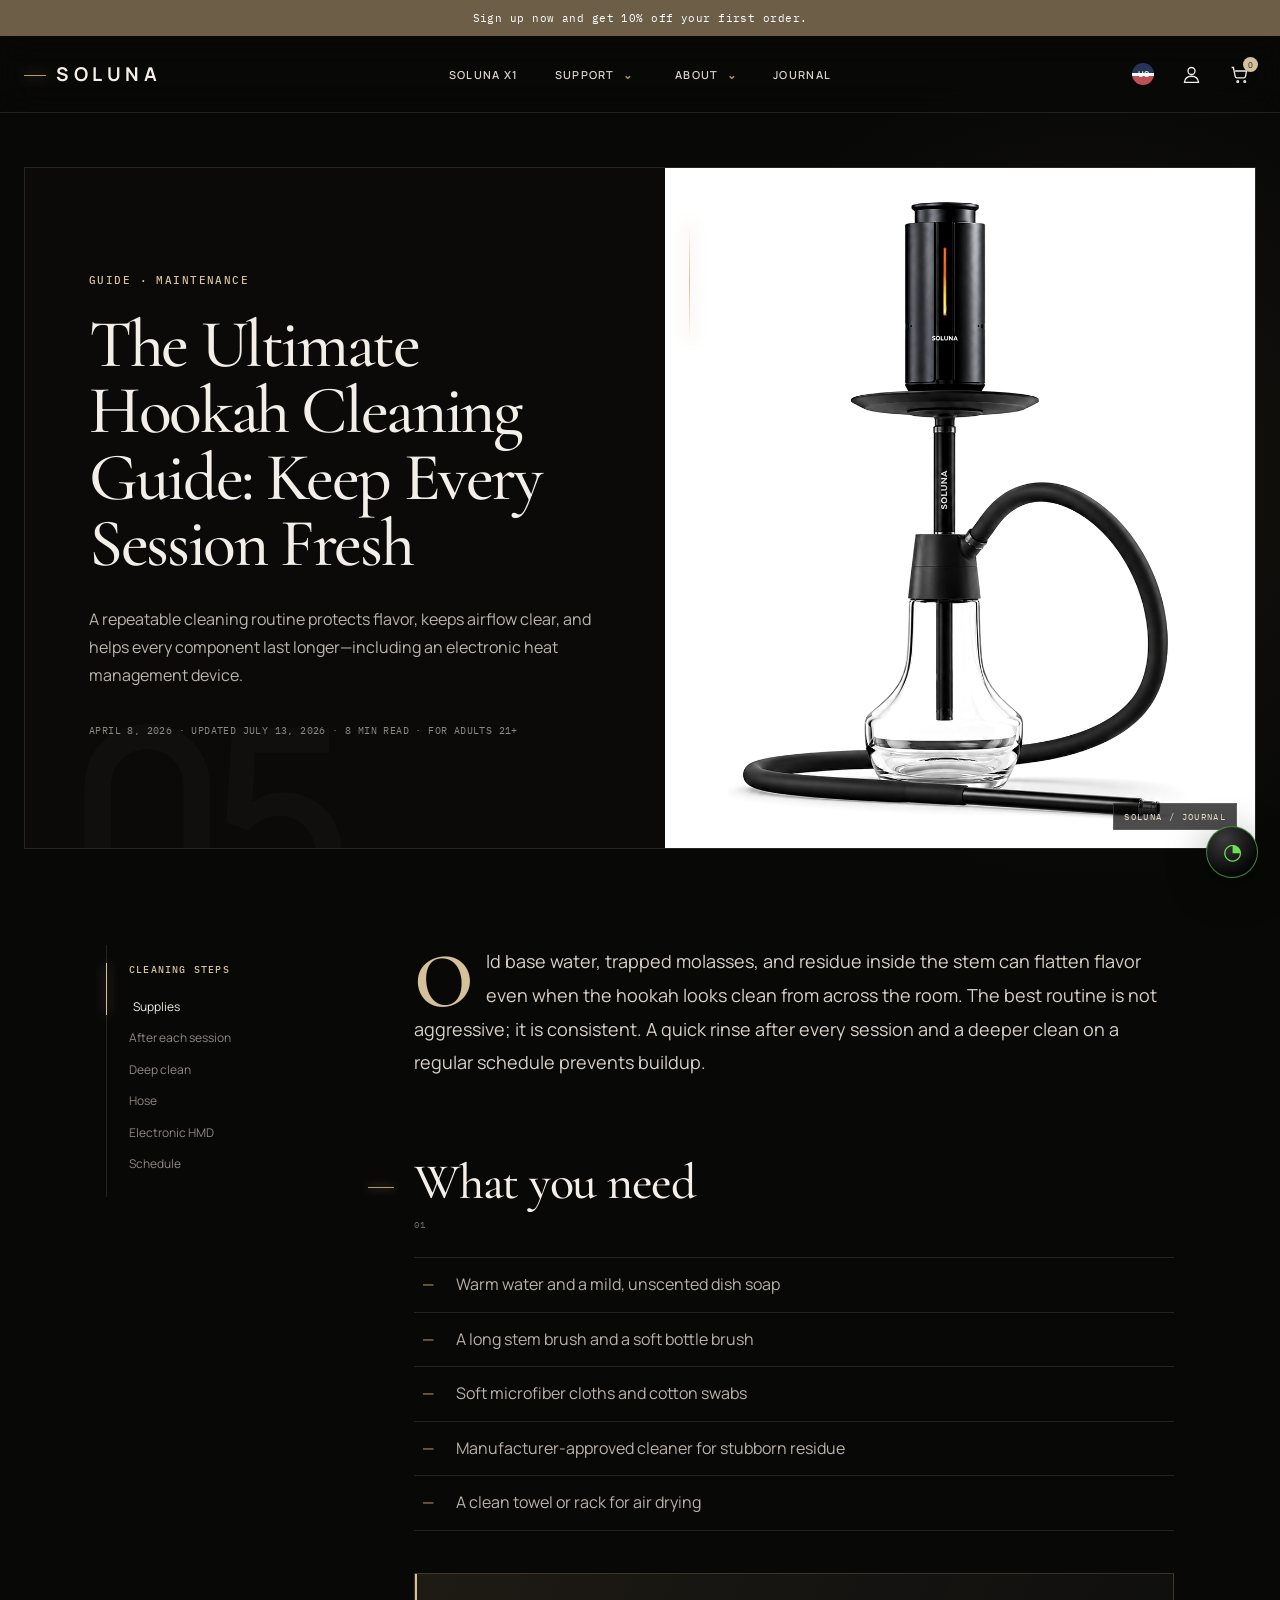
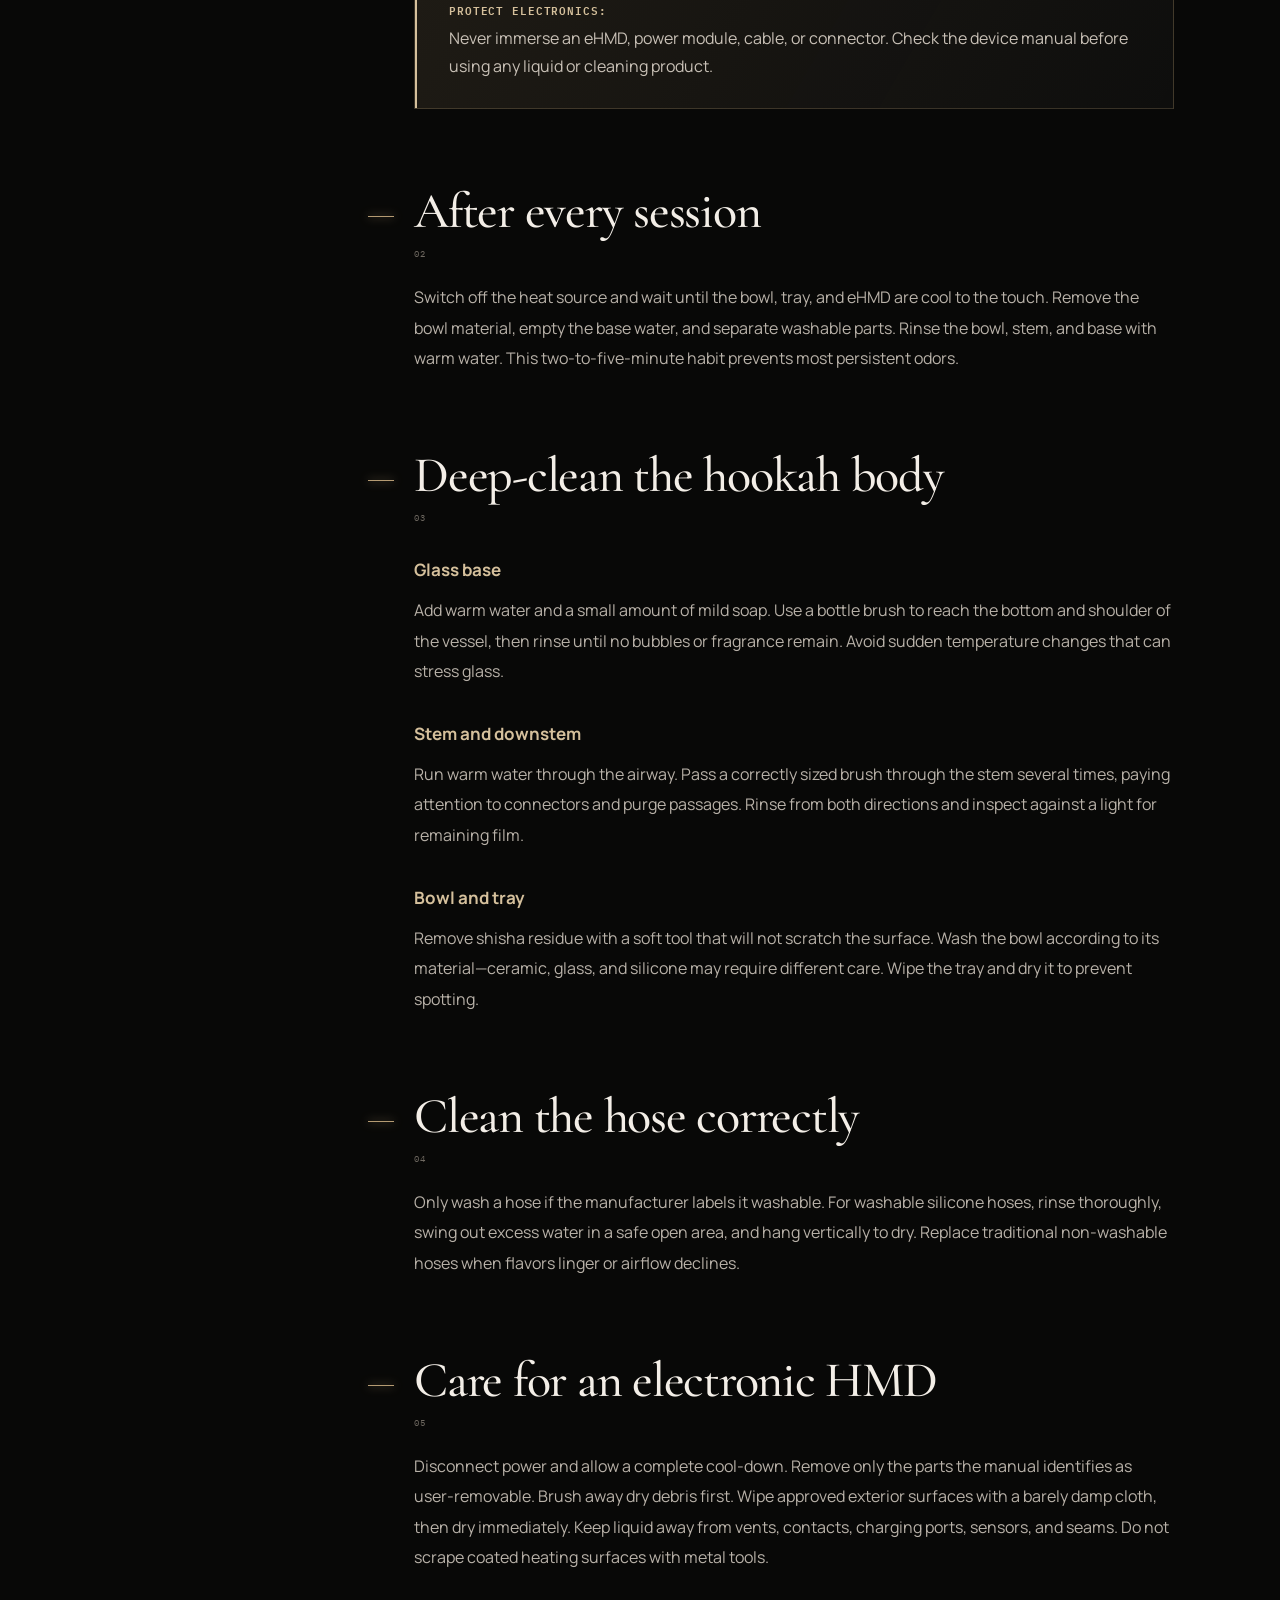
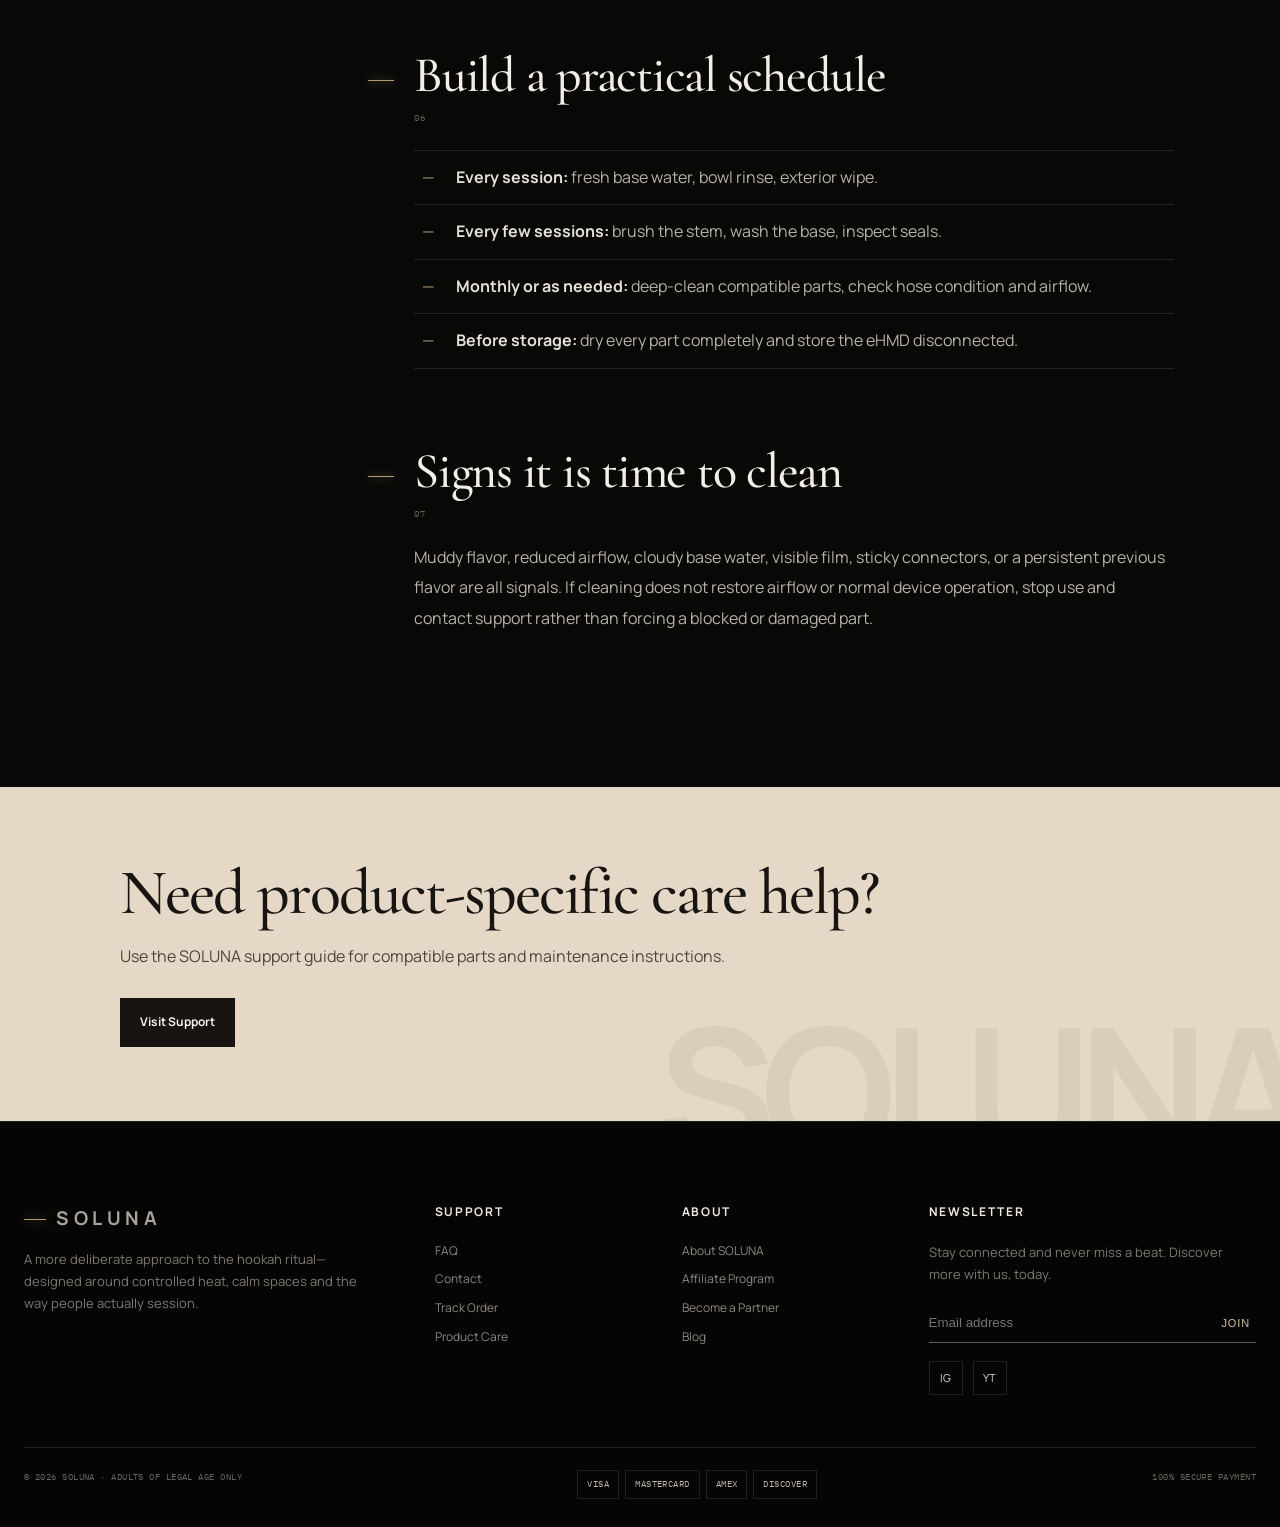
<file: post5.html>
<!doctype html><html lang="en"><head><meta charset="utf-8"><meta name="viewport" content="width=device-width,initial-scale=1"><title>How to Clean a Hookah: Complete Care Guide | SOLUNA</title><meta name="description" content="Learn how to clean a hookah bowl, stem, glass base, hose, and electric heat management device for fresher flavor and longer equipment life."><link rel="canonical" href="post5.html"><meta property="og:type" content="article"><meta property="og:title" content="The Ultimate Hookah Cleaning Guide"><meta property="og:description" content="A step-by-step routine for a fresher session and better equipment care."><meta property="og:image" content="images/soluna-product.png"><script type="application/ld+json">{"@context":"https://schema.org","@type":"HowTo","name":"How to Clean a Hookah","description":"A complete cleaning routine for a modern hookah and electric heat management device.","totalTime":"PT20M","image":"images/soluna-product.png","step":[{"@type":"HowToStep","name":"Cool and disassemble","text":"Power down, allow all parts to cool, and separate compatible components."},{"@type":"HowToStep","name":"Clean the bowl and stem","text":"Remove residue and wash with warm water and a soft brush."},{"@type":"HowToStep","name":"Rinse the base","text":"Empty the water, rinse the glass, and dry completely."},{"@type":"HowToStep","name":"Wipe the eHMD","text":"Follow the manufacturer instructions and never immerse electronic components."}]}</script><link rel="stylesheet" href="blog-redesign.css"></head><body class="theme-post5">
<div class="announcement">Sign up now and get 10% off your first order.</div>
<header class="site-header">
  <div class="nav-shell">
    <a class="brand" href="soluna-homepage.html">SOLUNA</a>
    <nav class="main-nav" aria-label="Primary navigation">
      <a href="soluna-x1.html">SOLUNA X1</a>
      <div class="nav-group"><button type="button">Support</button><div class="dropdown"><a href="support.html#faq">FAQ</a><a href="support.html#contact">Contact</a><a href="support.html#track">Track Order</a></div></div>
      <div class="nav-group"><button type="button">About</button><div class="dropdown"><a href="about.html#about">About SOLUNA</a><a href="about.html#affiliate">Affiliate Program</a><a href="about.html#partner">Become a Partner</a><a href="blog.html">Blog</a></div></div>
      <a href="blog.html">Journal</a>
    </nav>
    <div class="nav-actions">
      <a class="icon-button" href="#" aria-label="Language"><span class="flag">US</span></a>
      <a class="icon-button" href="#" aria-label="Account"><svg viewBox="0 0 24 24"><circle cx="12" cy="8" r="4"/><path d="M4 21c.4-4.6 3-7 8-7s7.6 2.4 8 7z"/></svg></a>
      <a class="icon-button" href="soluna-x1.html" aria-label="Cart"><svg viewBox="0 0 24 24"><path d="M3 4h2l2.1 10.2a2 2 0 0 0 2 1.6h7.8a2 2 0 0 0 2-1.6L20 8H7"/><circle cx="10" cy="20" r="1"/><circle cx="18" cy="20" r="1"/></svg><span class="cart-count">0</span></a>
    </div>
  </div>
</header>
<div class="reading-progress" aria-hidden="true"></div>
<section class="hero-shell" data-post="05"><header class="hero"><div class="eyebrow">Guide · Maintenance</div><h1>The Ultimate Hookah Cleaning Guide: Keep Every Session Fresh</h1><p class="dek">A repeatable cleaning routine protects flavor, keeps airflow clear, and helps every component last longer—including an electronic heat management device.</p><div class="meta">April 8, 2026 · Updated July 13, 2026 · 8 min read · For adults 21+</div></header><div class="hero-image"><img src="assets/soluna-product.png" alt="Front product view of a clean SOLUNA electric hookah on white background"></div></section><main class="layout"><article class="article"><p>Old base water, trapped molasses, and residue inside the stem can flatten flavor even when the hookah looks clean from across the room. The best routine is not aggressive; it is consistent. A quick rinse after every session and a deeper clean on a regular schedule prevents buildup.</p><h2 id="supplies">What you need</h2><ul><li>Warm water and a mild, unscented dish soap</li><li>A long stem brush and a soft bottle brush</li><li>Soft microfiber cloths and cotton swabs</li><li>Manufacturer-approved cleaner for stubborn residue</li><li>A clean towel or rack for air drying</li></ul><div class="note"><strong>Protect electronics:</strong> Never immerse an eHMD, power module, cable, or connector. Check the device manual before using any liquid or cleaning product.</div><h2 id="after">After every session</h2><p>Switch off the heat source and wait until the bowl, tray, and eHMD are cool to the touch. Remove the bowl material, empty the base water, and separate washable parts. Rinse the bowl, stem, and base with warm water. This two-to-five-minute habit prevents most persistent odors.</p><h2 id="deep">Deep-clean the hookah body</h2><h3>Glass base</h3><p>Add warm water and a small amount of mild soap. Use a bottle brush to reach the bottom and shoulder of the vessel, then rinse until no bubbles or fragrance remain. Avoid sudden temperature changes that can stress glass.</p><h3>Stem and downstem</h3><p>Run warm water through the airway. Pass a correctly sized brush through the stem several times, paying attention to connectors and purge passages. Rinse from both directions and inspect against a light for remaining film.</p><h3>Bowl and tray</h3><p>Remove shisha residue with a soft tool that will not scratch the surface. Wash the bowl according to its material—ceramic, glass, and silicone may require different care. Wipe the tray and dry it to prevent spotting.</p><h2 id="hose">Clean the hose correctly</h2><p>Only wash a hose if the manufacturer labels it washable. For washable silicone hoses, rinse thoroughly, swing out excess water in a safe open area, and hang vertically to dry. Replace traditional non-washable hoses when flavors linger or airflow declines.</p><h2 id="ehmd">Care for an electronic HMD</h2><p>Disconnect power and allow a complete cool-down. Remove only the parts the manual identifies as user-removable. Brush away dry debris first. Wipe approved exterior surfaces with a barely damp cloth, then dry immediately. Keep liquid away from vents, contacts, charging ports, sensors, and seams. Do not scrape coated heating surfaces with metal tools.</p><h2 id="schedule">Build a practical schedule</h2><ul><li><strong>Every session:</strong> fresh base water, bowl rinse, exterior wipe.</li><li><strong>Every few sessions:</strong> brush the stem, wash the base, inspect seals.</li><li><strong>Monthly or as needed:</strong> deep-clean compatible parts, check hose condition and airflow.</li><li><strong>Before storage:</strong> dry every part completely and store the eHMD disconnected.</li></ul><h2 id="fresh">Signs it is time to clean</h2><p>Muddy flavor, reduced airflow, cloudy base water, visible film, sticky connectors, or a persistent previous flavor are all signals. If cleaning does not restore airflow or normal device operation, stop use and contact support rather than forcing a blocked or damaged part.</p></article><aside class="toc"><h2>Cleaning steps</h2><a href="#supplies">Supplies</a><a href="#after">After each session</a><a href="#deep">Deep clean</a><a href="#hose">Hose</a><a href="#ehmd">Electronic HMD</a><a href="#schedule">Schedule</a></aside></main><section class="cta"><div class="cta-inner"><h2>Need product-specific care help?</h2><p>Use the SOLUNA support guide for compatible parts and maintenance instructions.</p><a class="button" href="support.html">Visit Support</a></div></section>
<footer class="site-footer">
  <div class="footer-grid">
    <div><a class="brand" href="soluna-homepage.html">SOLUNA</a><p class="footer-copy">A more deliberate approach to the hookah ritual—designed around controlled heat, calm spaces and the way people actually session.</p></div>
    <div class="footer-links"><h3 class="footer-title">Support</h3><a href="support.html#faq">FAQ</a><a href="support.html#contact">Contact</a><a href="support.html#track">Track Order</a><a href="support.html">Product Care</a></div>
    <div class="footer-links"><h3 class="footer-title">About</h3><a href="about.html#about">About SOLUNA</a><a href="about.html#affiliate">Affiliate Program</a><a href="about.html#partner">Become a Partner</a><a href="blog.html">Blog</a></div>
    <div><h3 class="footer-title">Newsletter</h3><p class="footer-copy">Stay connected and never miss a beat. Discover more with us, today.</p><form class="newsletter"><input type="email" aria-label="Email address" placeholder="Email address"><button type="button">Join</button></form><div class="socials"><a href="#" aria-label="Instagram">IG</a><a href="#" aria-label="YouTube">YT</a></div></div>
  </div>
  <div class="payment-row"><span>© 2026 SOLUNA · Adults of legal age only</span><div class="payments"><span>VISA</span><span>Mastercard</span><span>AMEX</span><span>Discover</span></div><span>100% Secure Payment</span></div>
</footer>
<a class="whatsapp" href="support.html#contact" aria-label="Contact SOLUNA on WhatsApp">◔</a>
<script>
  const progress = document.querySelector('.reading-progress');
  const tocLinks = [...document.querySelectorAll('.toc a')];
  const sections = [...document.querySelectorAll('article h2[id]')];
  const update = () => {
    const max = document.documentElement.scrollHeight - innerHeight;
    progress.style.width = (max > 0 ? scrollY / max * 100 : 0) + '%';
    let current = sections[0]?.id;
    sections.forEach(section => { if (section.getBoundingClientRect().top < 210) current = section.id; });
    tocLinks.forEach(link => link.classList.toggle('active', link.hash === '#' + current));
  };
  addEventListener('scroll', update, {passive:true}); update();
</script>
</body></html>
</file>
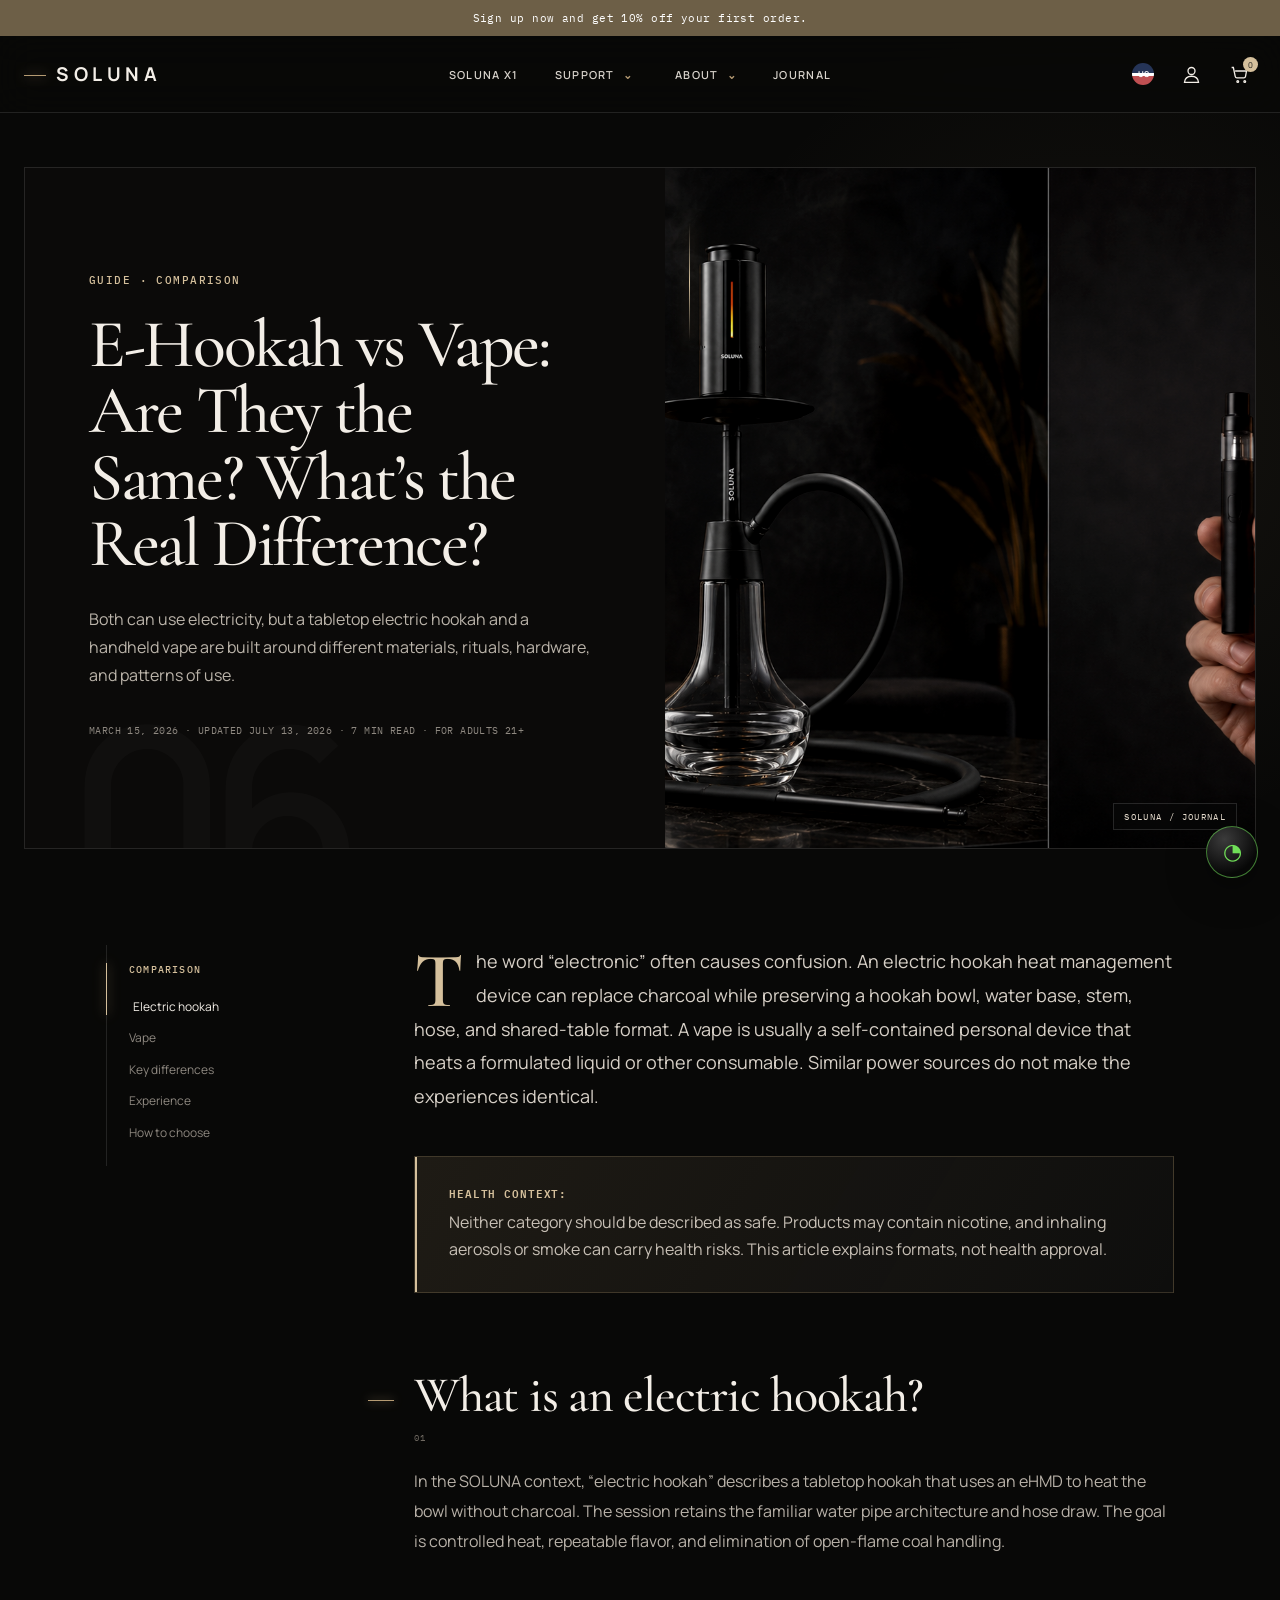
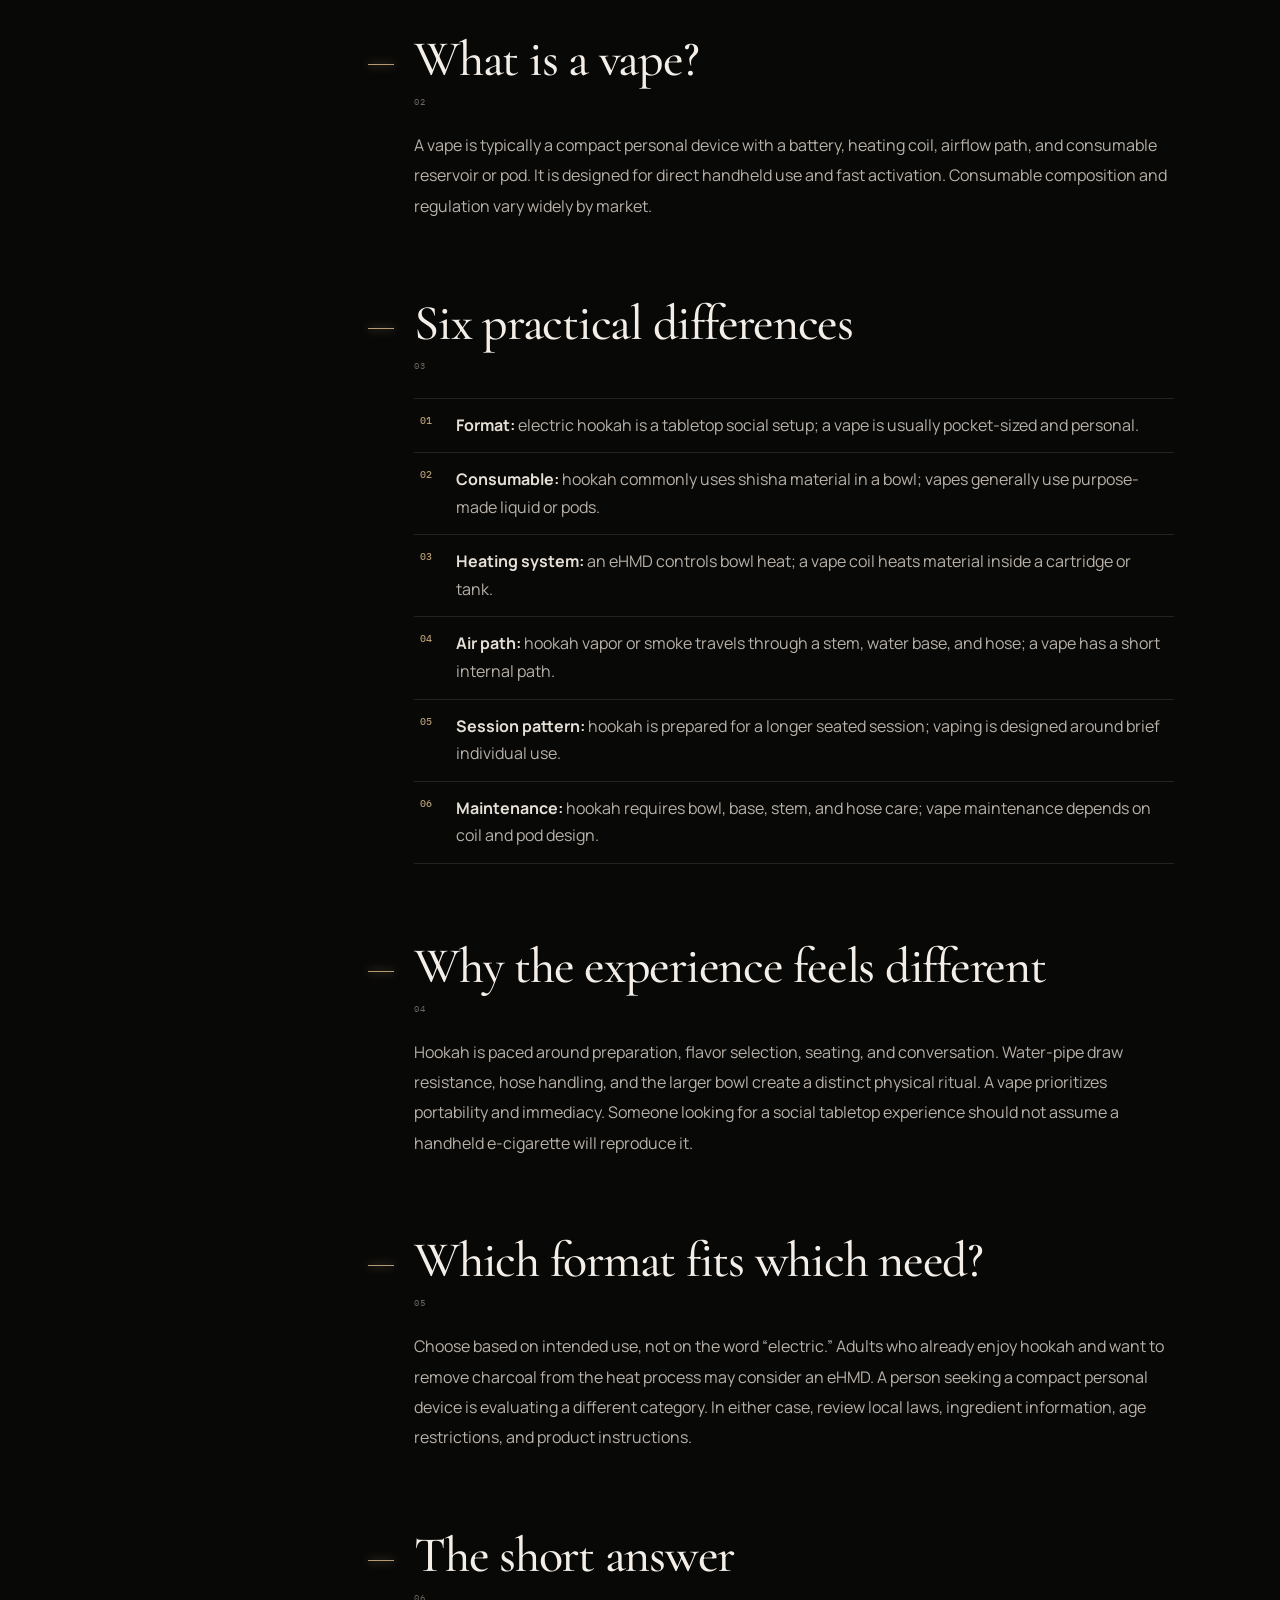
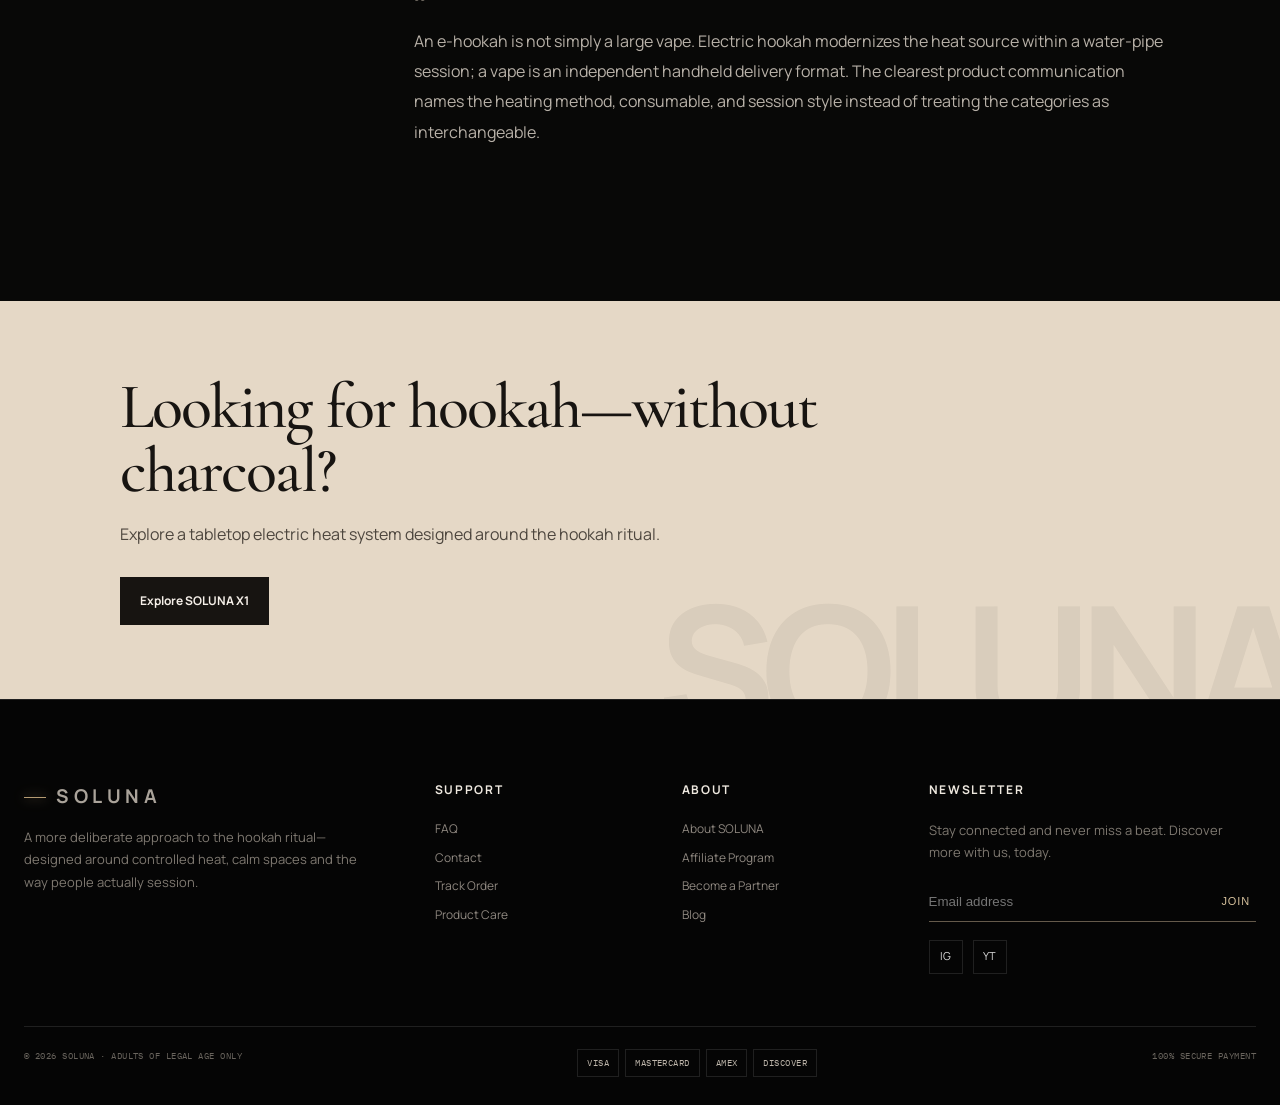
<file: post6.html>
<!doctype html><html lang="en"><head><meta charset="utf-8"><meta name="viewport" content="width=device-width,initial-scale=1"><title>E-Hookah vs Vape: Key Differences Explained | SOLUNA</title><meta name="description" content="Is an e-hookah the same as a vape? Compare format, heating method, session style, materials, maintenance, and safety considerations."><link rel="canonical" href="post6.html"><meta property="og:type" content="article"><meta property="og:title" content="E-Hookah vs Vape: Are They the Same?"><meta property="og:description" content="Understand the real differences between a tabletop electric hookah and a personal vape."><meta property="og:image" content="images/hookah-vs-vape.png"><script type="application/ld+json">{"@context":"https://schema.org","@type":"BlogPosting","headline":"E-Hookah vs Vape: Are They the Same? What's the Real Difference?","datePublished":"2026-03-15","dateModified":"2026-07-13","author":{"@type":"Organization","name":"SOLUNA"},"image":"images/hookah-vs-vape.png","keywords":["e-hookah vs vape","electric hookah difference","electronic hookah","vape comparison"]}</script><link rel="stylesheet" href="blog-redesign.css"></head><body class="theme-post6">
<div class="announcement">Sign up now and get 10% off your first order.</div>
<header class="site-header">
  <div class="nav-shell">
    <a class="brand" href="soluna-homepage.html">SOLUNA</a>
    <nav class="main-nav" aria-label="Primary navigation">
      <a href="soluna-x1.html">SOLUNA X1</a>
      <div class="nav-group"><button type="button">Support</button><div class="dropdown"><a href="support.html#faq">FAQ</a><a href="support.html#contact">Contact</a><a href="support.html#track">Track Order</a></div></div>
      <div class="nav-group"><button type="button">About</button><div class="dropdown"><a href="about.html#about">About SOLUNA</a><a href="about.html#affiliate">Affiliate Program</a><a href="about.html#partner">Become a Partner</a><a href="blog.html">Blog</a></div></div>
      <a href="blog.html">Journal</a>
    </nav>
    <div class="nav-actions">
      <a class="icon-button" href="#" aria-label="Language"><span class="flag">US</span></a>
      <a class="icon-button" href="#" aria-label="Account"><svg viewBox="0 0 24 24"><circle cx="12" cy="8" r="4"/><path d="M4 21c.4-4.6 3-7 8-7s7.6 2.4 8 7z"/></svg></a>
      <a class="icon-button" href="soluna-x1.html" aria-label="Cart"><svg viewBox="0 0 24 24"><path d="M3 4h2l2.1 10.2a2 2 0 0 0 2 1.6h7.8a2 2 0 0 0 2-1.6L20 8H7"/><circle cx="10" cy="20" r="1"/><circle cx="18" cy="20" r="1"/></svg><span class="cart-count">0</span></a>
    </div>
  </div>
</header>
<div class="reading-progress" aria-hidden="true"></div>
<section class="hero-shell" data-post="06"><header class="hero"><div class="eyebrow">Guide · Comparison</div><h1>E-Hookah vs Vape: Are They the Same? What’s the Real Difference?</h1><p class="dek">Both can use electricity, but a tabletop electric hookah and a handheld vape are built around different materials, rituals, hardware, and patterns of use.</p><div class="meta">March 15, 2026 · Updated July 13, 2026 · 7 min read · For adults 21+</div></header><div class="hero-image"><img src="assets/hookah-vs-vape.png" alt="SOLUNA tabletop electric hookah beside a handheld vape for comparison"></div></section><main class="layout"><article class="article"><p>The word “electronic” often causes confusion. An electric hookah heat management device can replace charcoal while preserving a hookah bowl, water base, stem, hose, and shared-table format. A vape is usually a self-contained personal device that heats a formulated liquid or other consumable. Similar power sources do not make the experiences identical.</p><div class="note"><strong>Health context:</strong> Neither category should be described as safe. Products may contain nicotine, and inhaling aerosols or smoke can carry health risks. This article explains formats, not health approval.</div><h2 id="definition">What is an electric hookah?</h2><p>In the SOLUNA context, “electric hookah” describes a tabletop hookah that uses an eHMD to heat the bowl without charcoal. The session retains the familiar water pipe architecture and hose draw. The goal is controlled heat, repeatable flavor, and elimination of open-flame coal handling.</p><h2 id="vape">What is a vape?</h2><p>A vape is typically a compact personal device with a battery, heating coil, airflow path, and consumable reservoir or pod. It is designed for direct handheld use and fast activation. Consumable composition and regulation vary widely by market.</p><h2 id="differences">Six practical differences</h2><ol><li><strong>Format:</strong> electric hookah is a tabletop social setup; a vape is usually pocket-sized and personal.</li><li><strong>Consumable:</strong> hookah commonly uses shisha material in a bowl; vapes generally use purpose-made liquid or pods.</li><li><strong>Heating system:</strong> an eHMD controls bowl heat; a vape coil heats material inside a cartridge or tank.</li><li><strong>Air path:</strong> hookah vapor or smoke travels through a stem, water base, and hose; a vape has a short internal path.</li><li><strong>Session pattern:</strong> hookah is prepared for a longer seated session; vaping is designed around brief individual use.</li><li><strong>Maintenance:</strong> hookah requires bowl, base, stem, and hose care; vape maintenance depends on coil and pod design.</li></ol><h2 id="experience">Why the experience feels different</h2><p>Hookah is paced around preparation, flavor selection, seating, and conversation. Water-pipe draw resistance, hose handling, and the larger bowl create a distinct physical ritual. A vape prioritizes portability and immediacy. Someone looking for a social tabletop experience should not assume a handheld e-cigarette will reproduce it.</p><h2 id="choice">Which format fits which need?</h2><p>Choose based on intended use, not on the word “electric.” Adults who already enjoy hookah and want to remove charcoal from the heat process may consider an eHMD. A person seeking a compact personal device is evaluating a different category. In either case, review local laws, ingredient information, age restrictions, and product instructions.</p><h2 id="bottom">The short answer</h2><p>An e-hookah is not simply a large vape. Electric hookah modernizes the heat source within a water-pipe session; a vape is an independent handheld delivery format. The clearest product communication names the heating method, consumable, and session style instead of treating the categories as interchangeable.</p></article><aside class="toc"><h2>Comparison</h2><a href="#definition">Electric hookah</a><a href="#vape">Vape</a><a href="#differences">Key differences</a><a href="#experience">Experience</a><a href="#choice">How to choose</a></aside></main><section class="cta"><div class="cta-inner"><h2>Looking for hookah—without charcoal?</h2><p>Explore a tabletop electric heat system designed around the hookah ritual.</p><a class="button" href="soluna-x1.html">Explore SOLUNA X1</a></div></section>
<footer class="site-footer">
  <div class="footer-grid">
    <div><a class="brand" href="soluna-homepage.html">SOLUNA</a><p class="footer-copy">A more deliberate approach to the hookah ritual—designed around controlled heat, calm spaces and the way people actually session.</p></div>
    <div class="footer-links"><h3 class="footer-title">Support</h3><a href="support.html#faq">FAQ</a><a href="support.html#contact">Contact</a><a href="support.html#track">Track Order</a><a href="support.html">Product Care</a></div>
    <div class="footer-links"><h3 class="footer-title">About</h3><a href="about.html#about">About SOLUNA</a><a href="about.html#affiliate">Affiliate Program</a><a href="about.html#partner">Become a Partner</a><a href="blog.html">Blog</a></div>
    <div><h3 class="footer-title">Newsletter</h3><p class="footer-copy">Stay connected and never miss a beat. Discover more with us, today.</p><form class="newsletter"><input type="email" aria-label="Email address" placeholder="Email address"><button type="button">Join</button></form><div class="socials"><a href="#" aria-label="Instagram">IG</a><a href="#" aria-label="YouTube">YT</a></div></div>
  </div>
  <div class="payment-row"><span>© 2026 SOLUNA · Adults of legal age only</span><div class="payments"><span>VISA</span><span>Mastercard</span><span>AMEX</span><span>Discover</span></div><span>100% Secure Payment</span></div>
</footer>
<a class="whatsapp" href="support.html#contact" aria-label="Contact SOLUNA on WhatsApp">◔</a>
<script>
  const progress = document.querySelector('.reading-progress');
  const tocLinks = [...document.querySelectorAll('.toc a')];
  const sections = [...document.querySelectorAll('article h2[id]')];
  const update = () => {
    const max = document.documentElement.scrollHeight - innerHeight;
    progress.style.width = (max > 0 ? scrollY / max * 100 : 0) + '%';
    let current = sections[0]?.id;
    sections.forEach(section => { if (section.getBoundingClientRect().top < 210) current = section.id; });
    tocLinks.forEach(link => link.classList.toggle('active', link.hash === '#' + current));
  };
  addEventListener('scroll', update, {passive:true}); update();
</script>
</body></html>
</file>
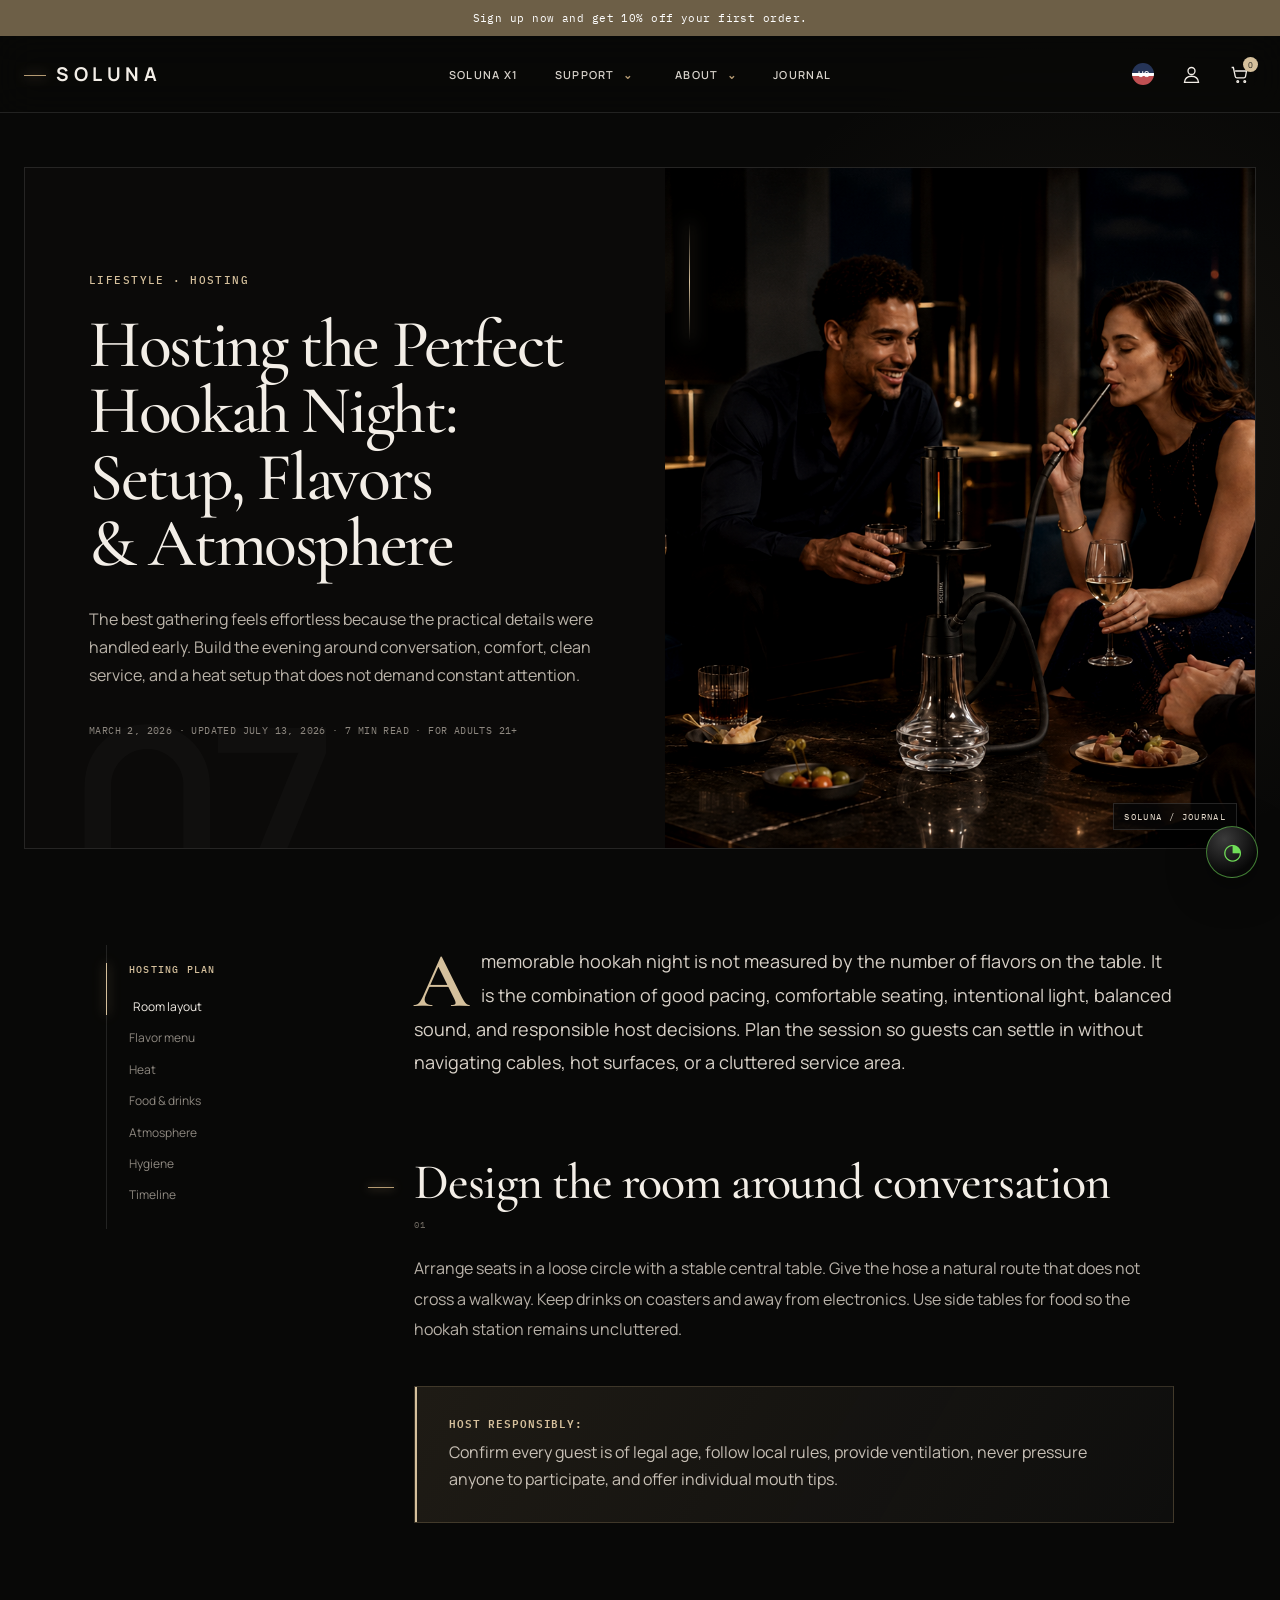
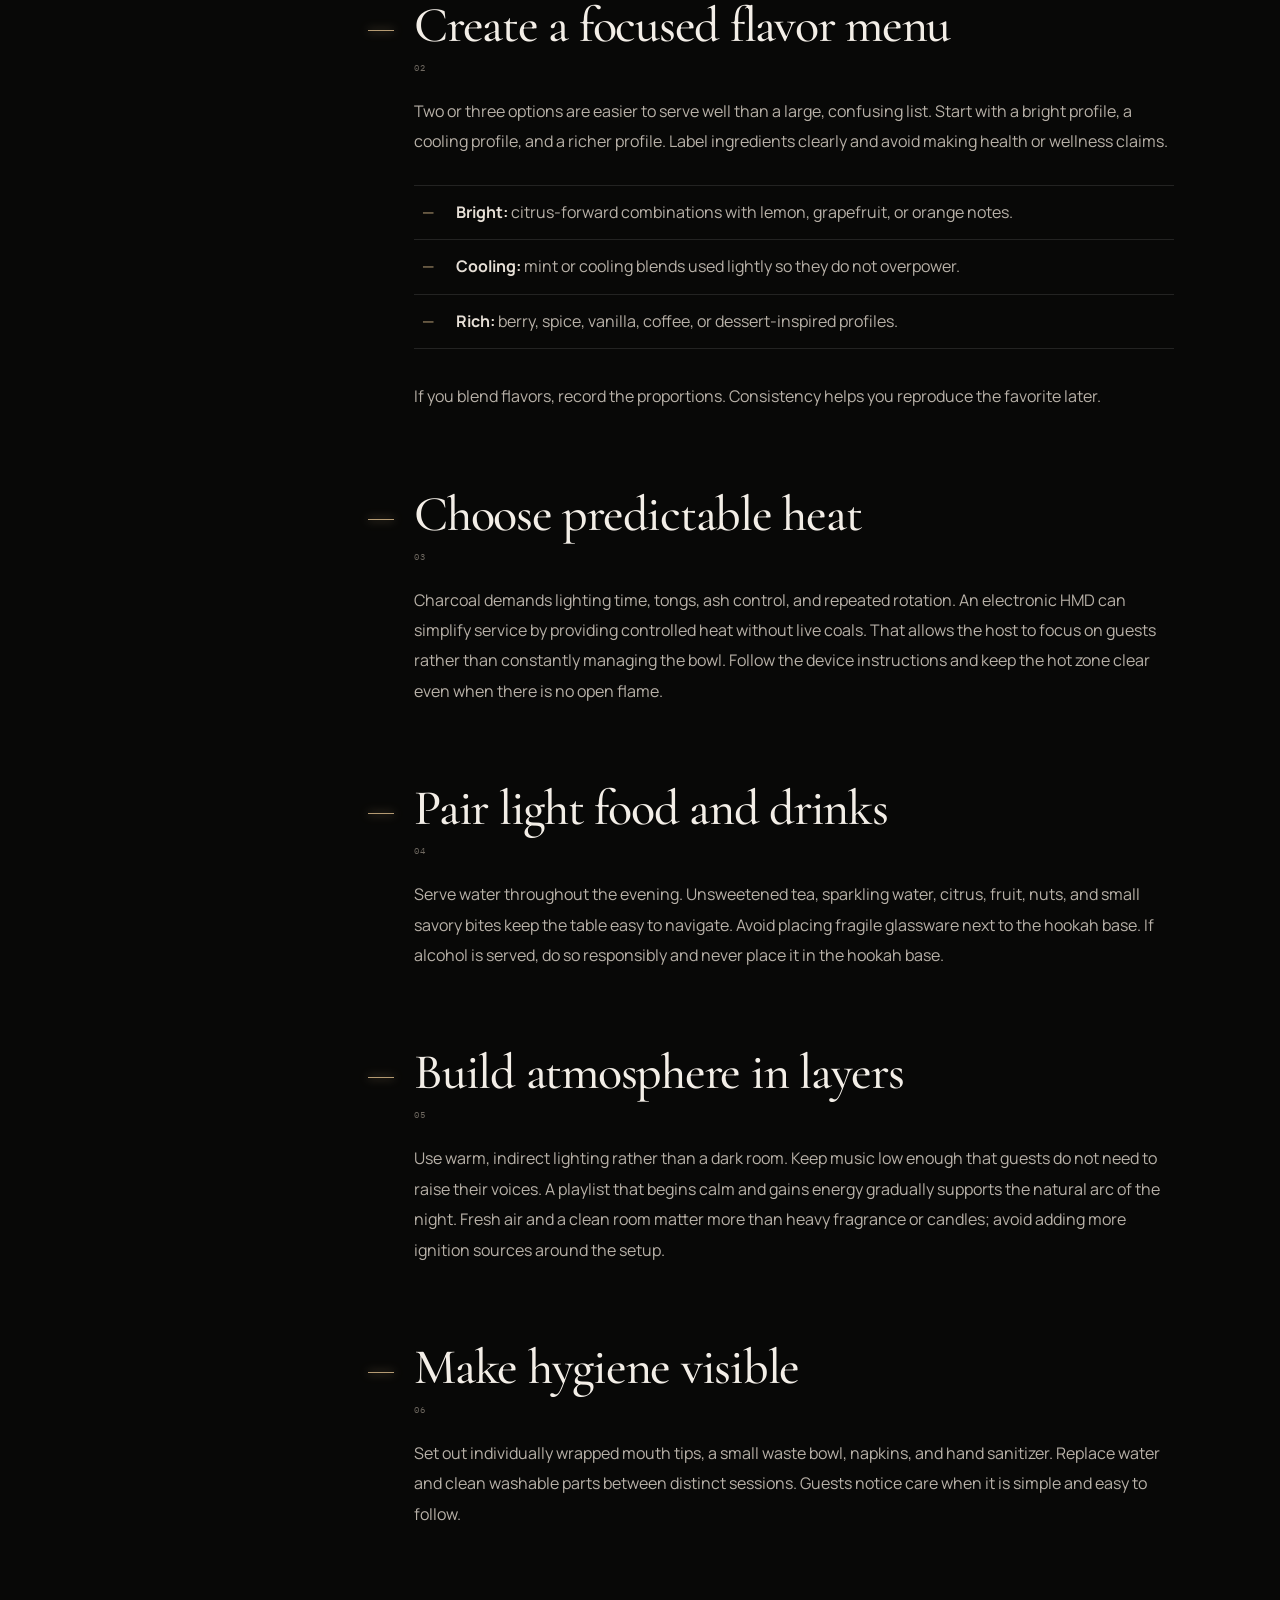
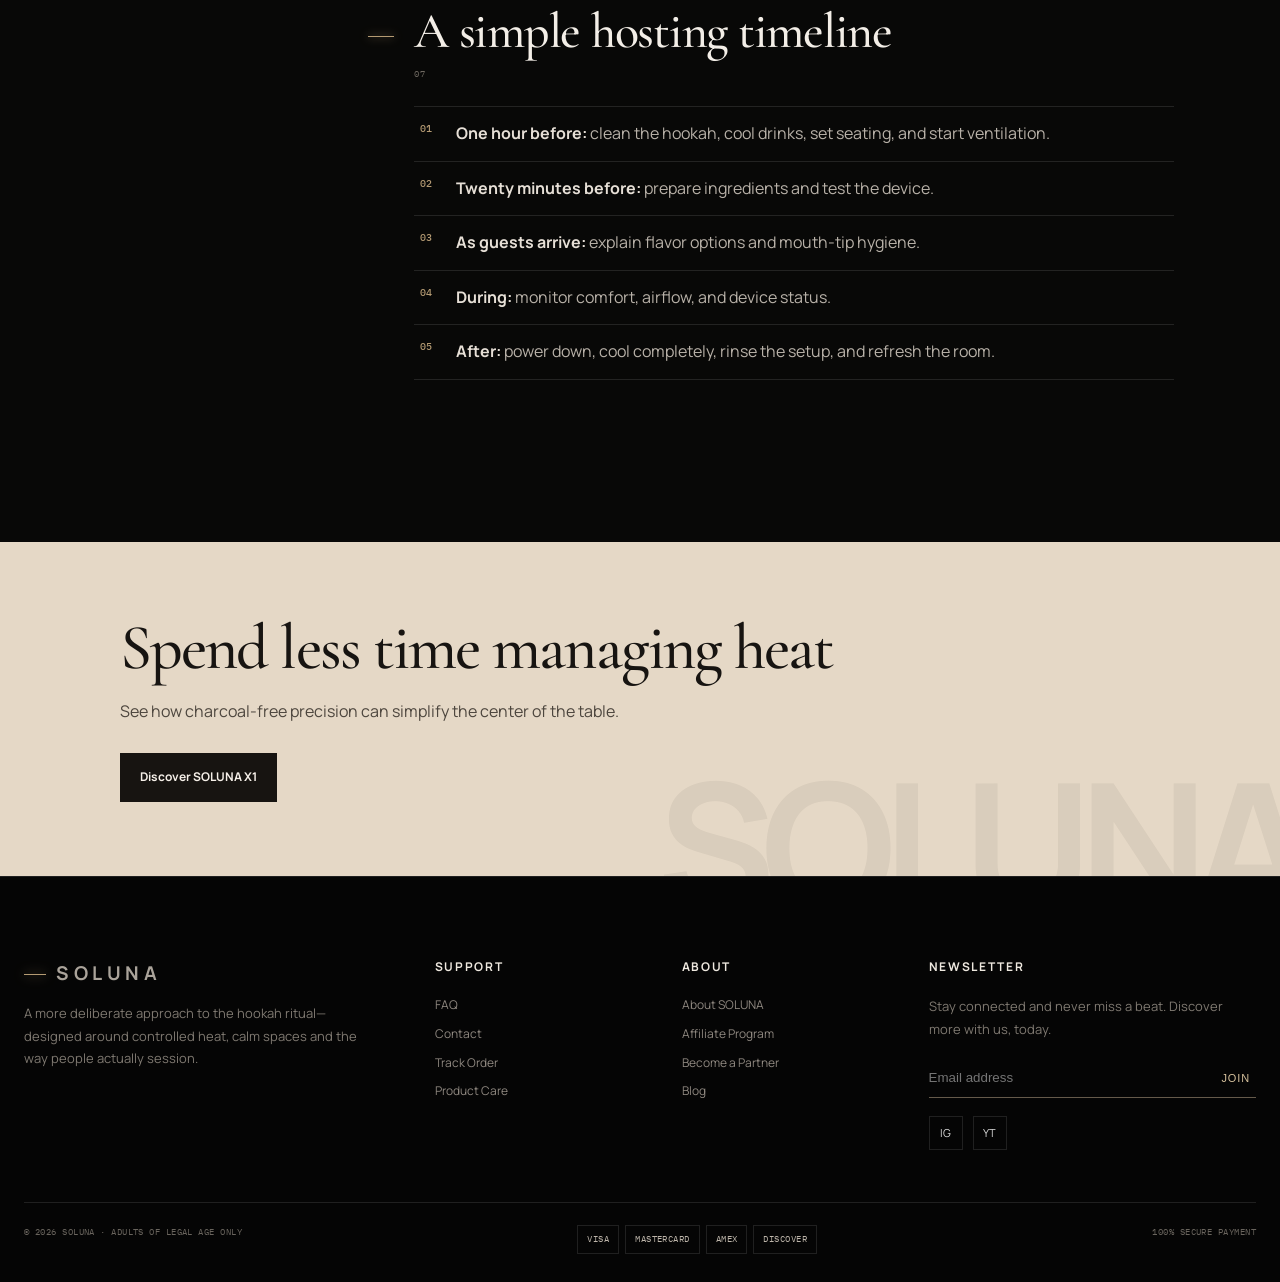
<file: post7.html>
<!doctype html><html lang="en"><head><meta charset="utf-8"><meta name="viewport" content="width=device-width,initial-scale=1"><title>How to Host a Hookah Night: Setup, Flavors & Atmosphere | SOLUNA</title><meta name="description" content="Plan an adult hookah night with a comfortable layout, flavor menu, music, food, ventilation, hygiene, and charcoal-free heat management."><link rel="canonical" href="post7.html"><meta property="og:type" content="article"><meta property="og:title" content="Hosting the Perfect Hookah Night"><meta property="og:description" content="A thoughtful guide to setup, flavors, atmosphere, and responsible hosting."><meta property="og:image" content="images/hookah-night.png"><script type="application/ld+json">{"@context":"https://schema.org","@type":"BlogPosting","headline":"Hosting the Perfect Hookah Night: Setup, Flavors and Atmosphere","datePublished":"2026-03-02","dateModified":"2026-07-13","author":{"@type":"Organization","name":"SOLUNA"},"image":"images/hookah-night.png","keywords":["hookah night ideas","how to host hookah night","hookah party setup","hookah flavor pairing"]}</script><link rel="stylesheet" href="blog-redesign.css"></head><body class="theme-post7">
<div class="announcement">Sign up now and get 10% off your first order.</div>
<header class="site-header">
  <div class="nav-shell">
    <a class="brand" href="soluna-homepage.html">SOLUNA</a>
    <nav class="main-nav" aria-label="Primary navigation">
      <a href="soluna-x1.html">SOLUNA X1</a>
      <div class="nav-group"><button type="button">Support</button><div class="dropdown"><a href="support.html#faq">FAQ</a><a href="support.html#contact">Contact</a><a href="support.html#track">Track Order</a></div></div>
      <div class="nav-group"><button type="button">About</button><div class="dropdown"><a href="about.html#about">About SOLUNA</a><a href="about.html#affiliate">Affiliate Program</a><a href="about.html#partner">Become a Partner</a><a href="blog.html">Blog</a></div></div>
      <a href="blog.html">Journal</a>
    </nav>
    <div class="nav-actions">
      <a class="icon-button" href="#" aria-label="Language"><span class="flag">US</span></a>
      <a class="icon-button" href="#" aria-label="Account"><svg viewBox="0 0 24 24"><circle cx="12" cy="8" r="4"/><path d="M4 21c.4-4.6 3-7 8-7s7.6 2.4 8 7z"/></svg></a>
      <a class="icon-button" href="soluna-x1.html" aria-label="Cart"><svg viewBox="0 0 24 24"><path d="M3 4h2l2.1 10.2a2 2 0 0 0 2 1.6h7.8a2 2 0 0 0 2-1.6L20 8H7"/><circle cx="10" cy="20" r="1"/><circle cx="18" cy="20" r="1"/></svg><span class="cart-count">0</span></a>
    </div>
  </div>
</header>
<div class="reading-progress" aria-hidden="true"></div>
<section class="hero-shell" data-post="07"><header class="hero"><div class="eyebrow">Lifestyle · Hosting</div><h1>Hosting the Perfect Hookah Night: Setup, Flavors &amp; Atmosphere</h1><p class="dek">The best gathering feels effortless because the practical details were handled early. Build the evening around conversation, comfort, clean service, and a heat setup that does not demand constant attention.</p><div class="meta">March 2, 2026 · Updated July 13, 2026 · 7 min read · For adults 21+</div></header><div class="hero-image"><img src="assets/hookah-night.png" alt="Four adults gathered around a SOLUNA electric hookah in a refined lounge"></div></section><main class="layout"><article class="article"><p>A memorable hookah night is not measured by the number of flavors on the table. It is the combination of good pacing, comfortable seating, intentional light, balanced sound, and responsible host decisions. Plan the session so guests can settle in without navigating cables, hot surfaces, or a cluttered service area.</p><h2 id="layout">Design the room around conversation</h2><p>Arrange seats in a loose circle with a stable central table. Give the hose a natural route that does not cross a walkway. Keep drinks on coasters and away from electronics. Use side tables for food so the hookah station remains uncluttered.</p><div class="note"><strong>Host responsibly:</strong> Confirm every guest is of legal age, follow local rules, provide ventilation, never pressure anyone to participate, and offer individual mouth tips.</div><h2 id="flavors">Create a focused flavor menu</h2><p>Two or three options are easier to serve well than a large, confusing list. Start with a bright profile, a cooling profile, and a richer profile. Label ingredients clearly and avoid making health or wellness claims.</p><ul><li><strong>Bright:</strong> citrus-forward combinations with lemon, grapefruit, or orange notes.</li><li><strong>Cooling:</strong> mint or cooling blends used lightly so they do not overpower.</li><li><strong>Rich:</strong> berry, spice, vanilla, coffee, or dessert-inspired profiles.</li></ul><p>If you blend flavors, record the proportions. Consistency helps you reproduce the favorite later.</p><h2 id="heat">Choose predictable heat</h2><p>Charcoal demands lighting time, tongs, ash control, and repeated rotation. An electronic HMD can simplify service by providing controlled heat without live coals. That allows the host to focus on guests rather than constantly managing the bowl. Follow the device instructions and keep the hot zone clear even when there is no open flame.</p><h2 id="food">Pair light food and drinks</h2><p>Serve water throughout the evening. Unsweetened tea, sparkling water, citrus, fruit, nuts, and small savory bites keep the table easy to navigate. Avoid placing fragile glassware next to the hookah base. If alcohol is served, do so responsibly and never place it in the hookah base.</p><h2 id="mood">Build atmosphere in layers</h2><p>Use warm, indirect lighting rather than a dark room. Keep music low enough that guests do not need to raise their voices. A playlist that begins calm and gains energy gradually supports the natural arc of the night. Fresh air and a clean room matter more than heavy fragrance or candles; avoid adding more ignition sources around the setup.</p><h2 id="hygiene">Make hygiene visible</h2><p>Set out individually wrapped mouth tips, a small waste bowl, napkins, and hand sanitizer. Replace water and clean washable parts between distinct sessions. Guests notice care when it is simple and easy to follow.</p><h2 id="timeline">A simple hosting timeline</h2><ol><li><strong>One hour before:</strong> clean the hookah, cool drinks, set seating, and start ventilation.</li><li><strong>Twenty minutes before:</strong> prepare ingredients and test the device.</li><li><strong>As guests arrive:</strong> explain flavor options and mouth-tip hygiene.</li><li><strong>During:</strong> monitor comfort, airflow, and device status.</li><li><strong>After:</strong> power down, cool completely, rinse the setup, and refresh the room.</li></ol></article><aside class="toc"><h2>Hosting plan</h2><a href="#layout">Room layout</a><a href="#flavors">Flavor menu</a><a href="#heat">Heat</a><a href="#food">Food & drinks</a><a href="#mood">Atmosphere</a><a href="#hygiene">Hygiene</a><a href="#timeline">Timeline</a></aside></main><section class="cta"><div class="cta-inner"><h2>Spend less time managing heat</h2><p>See how charcoal-free precision can simplify the center of the table.</p><a class="button" href="soluna-x1.html">Discover SOLUNA X1</a></div></section>
<footer class="site-footer">
  <div class="footer-grid">
    <div><a class="brand" href="soluna-homepage.html">SOLUNA</a><p class="footer-copy">A more deliberate approach to the hookah ritual—designed around controlled heat, calm spaces and the way people actually session.</p></div>
    <div class="footer-links"><h3 class="footer-title">Support</h3><a href="support.html#faq">FAQ</a><a href="support.html#contact">Contact</a><a href="support.html#track">Track Order</a><a href="support.html">Product Care</a></div>
    <div class="footer-links"><h3 class="footer-title">About</h3><a href="about.html#about">About SOLUNA</a><a href="about.html#affiliate">Affiliate Program</a><a href="about.html#partner">Become a Partner</a><a href="blog.html">Blog</a></div>
    <div><h3 class="footer-title">Newsletter</h3><p class="footer-copy">Stay connected and never miss a beat. Discover more with us, today.</p><form class="newsletter"><input type="email" aria-label="Email address" placeholder="Email address"><button type="button">Join</button></form><div class="socials"><a href="#" aria-label="Instagram">IG</a><a href="#" aria-label="YouTube">YT</a></div></div>
  </div>
  <div class="payment-row"><span>© 2026 SOLUNA · Adults of legal age only</span><div class="payments"><span>VISA</span><span>Mastercard</span><span>AMEX</span><span>Discover</span></div><span>100% Secure Payment</span></div>
</footer>
<a class="whatsapp" href="support.html#contact" aria-label="Contact SOLUNA on WhatsApp">◔</a>
<script>
  const progress = document.querySelector('.reading-progress');
  const tocLinks = [...document.querySelectorAll('.toc a')];
  const sections = [...document.querySelectorAll('article h2[id]')];
  const update = () => {
    const max = document.documentElement.scrollHeight - innerHeight;
    progress.style.width = (max > 0 ? scrollY / max * 100 : 0) + '%';
    let current = sections[0]?.id;
    sections.forEach(section => { if (section.getBoundingClientRect().top < 210) current = section.id; });
    tocLinks.forEach(link => link.classList.toggle('active', link.hash === '#' + current));
  };
  addEventListener('scroll', update, {passive:true}); update();
</script>
</body></html>
</file>
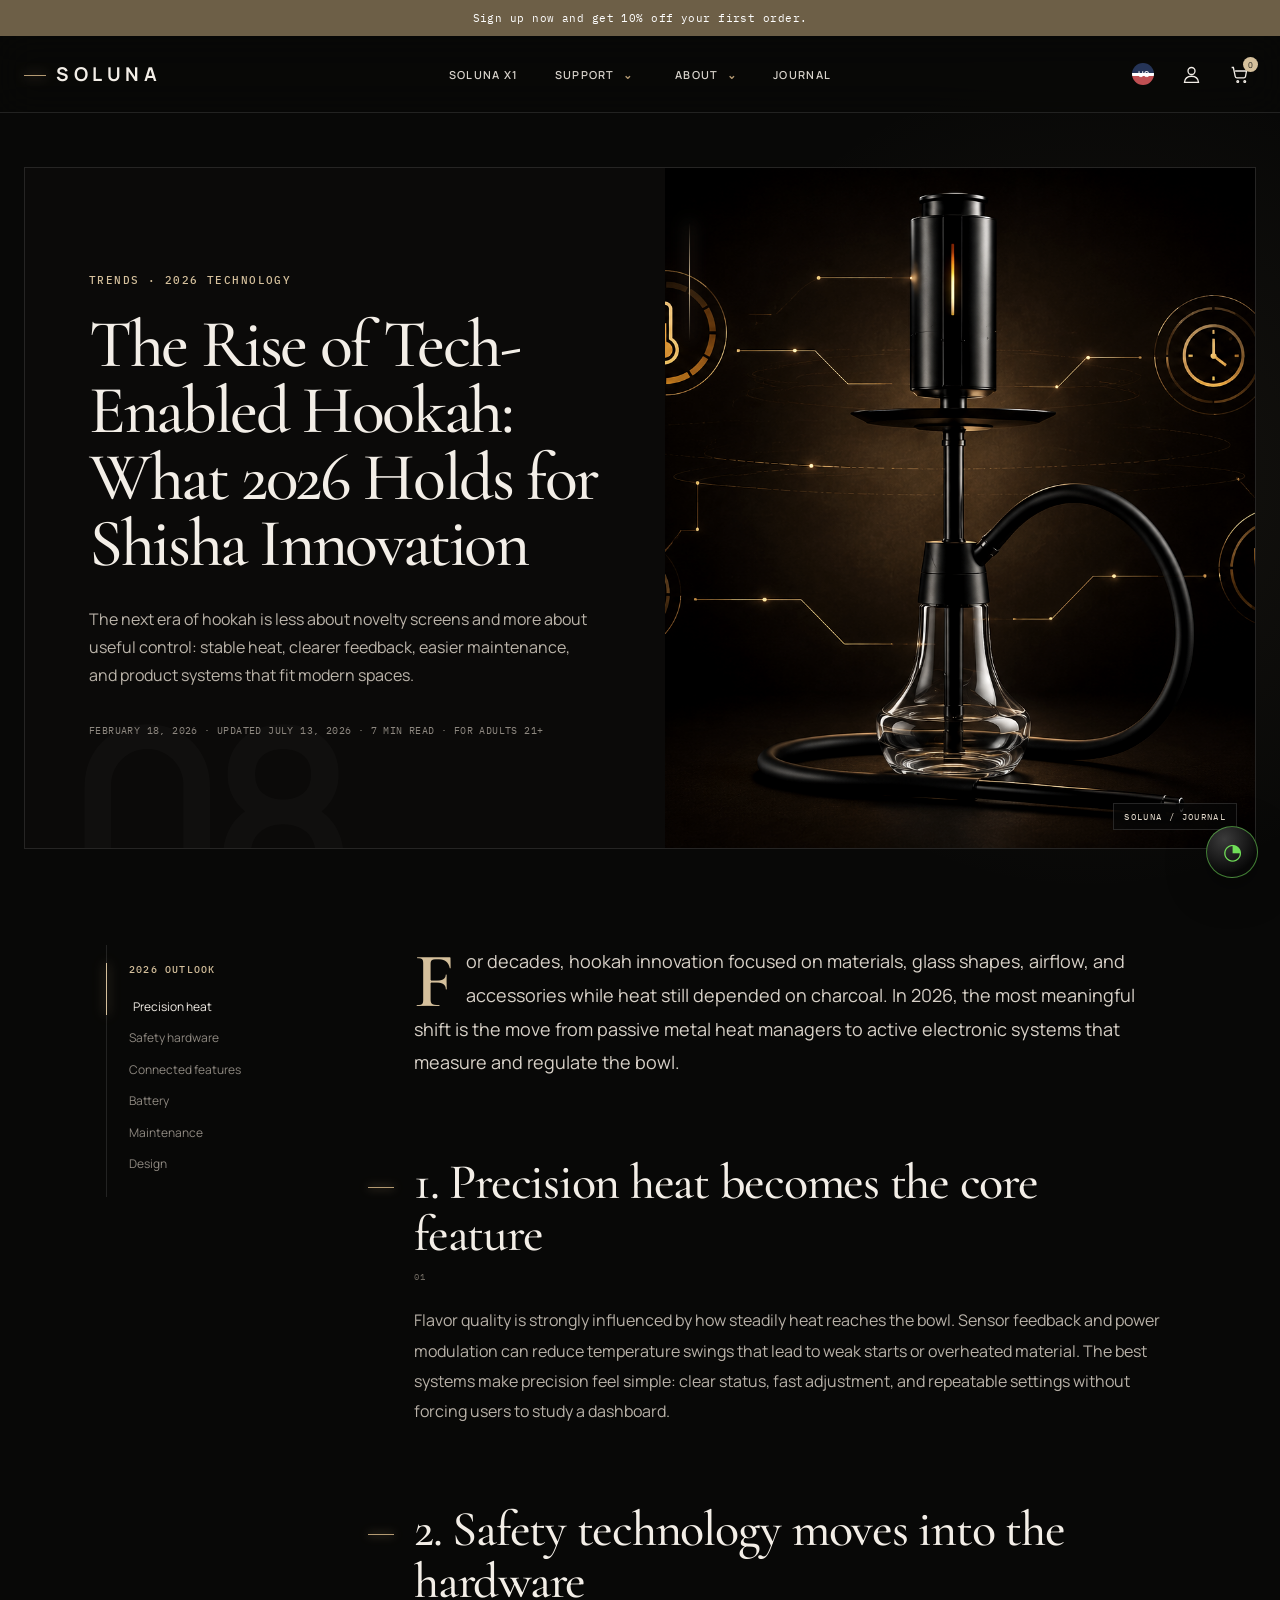
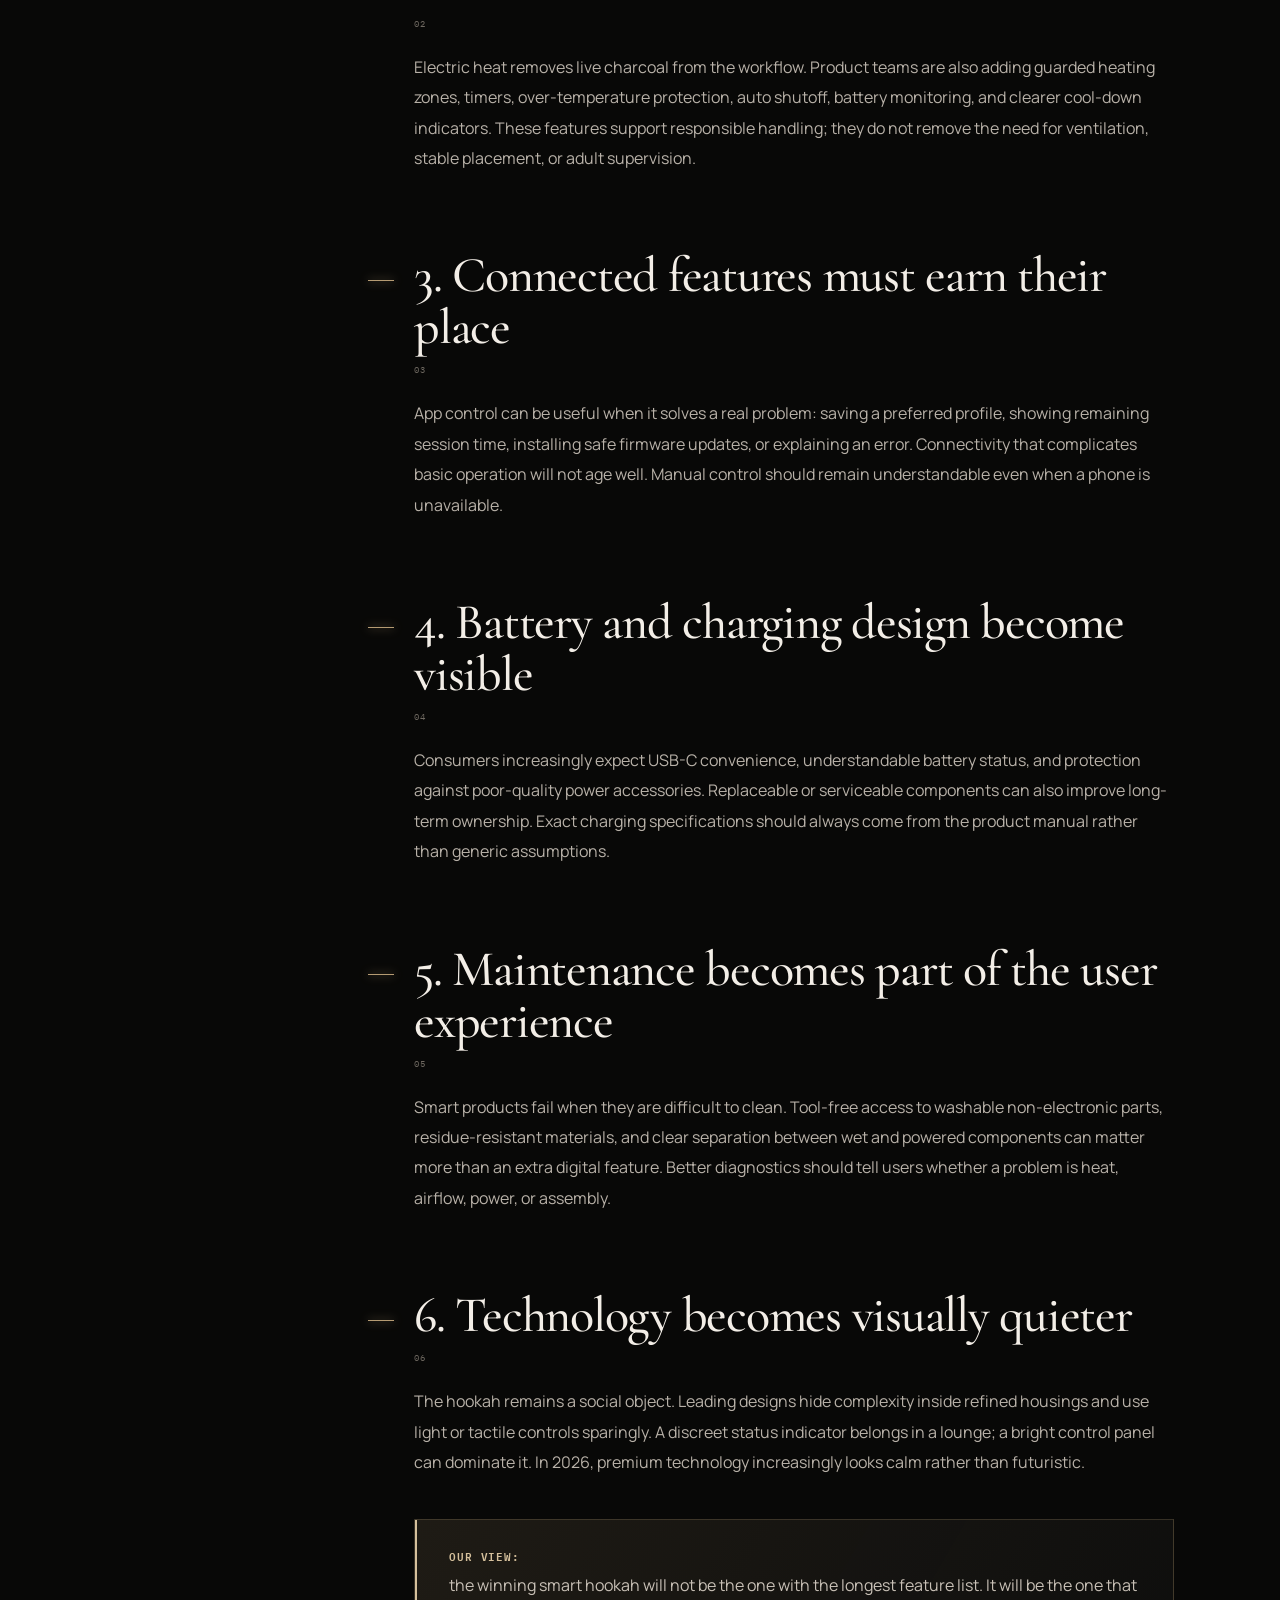
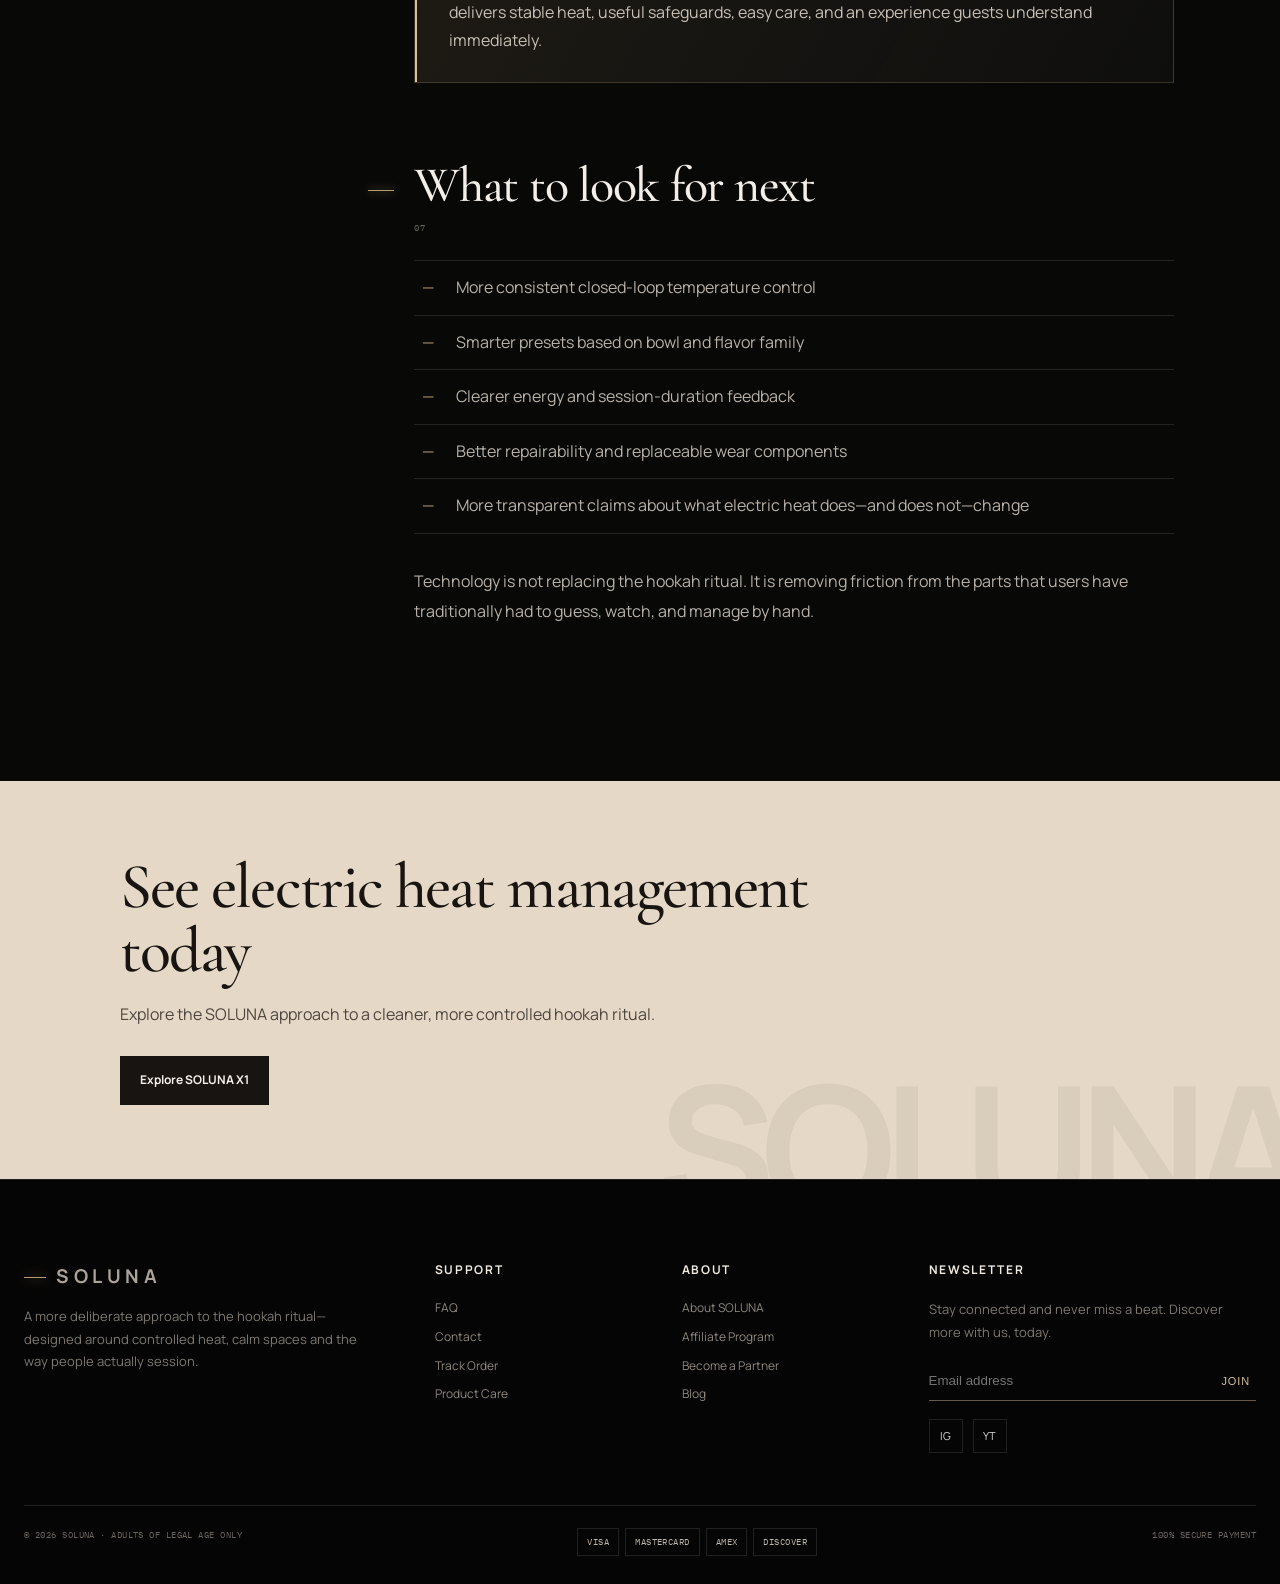
<file: post8.html>
<!doctype html><html lang="en"><head><meta charset="utf-8"><meta name="viewport" content="width=device-width,initial-scale=1"><title>Smart Hookah Technology in 2026: What Comes Next | SOLUNA</title><meta name="description" content="Explore the 2026 smart hookah trends that matter: electric HMDs, sensor-driven temperature control, connected sessions, safety features, and better product design."><link rel="canonical" href="post8.html"><meta property="og:type" content="article"><meta property="og:title" content="The Rise of Tech-Enabled Hookah in 2026"><meta property="og:description" content="The technologies turning heat management into a more precise, connected experience."><meta property="og:image" content="images/smart-hookah.png"><script type="application/ld+json">{"@context":"https://schema.org","@type":"BlogPosting","headline":"The Rise of Tech-Enabled Hookah: What 2026 Holds for Shisha Innovation","datePublished":"2026-02-18","dateModified":"2026-07-13","author":{"@type":"Organization","name":"SOLUNA"},"image":"images/smart-hookah.png","keywords":["smart hookah 2026","hookah technology","electronic heat management device","connected hookah"]}</script><link rel="stylesheet" href="blog-redesign.css"></head><body class="theme-post8">
<div class="announcement">Sign up now and get 10% off your first order.</div>
<header class="site-header">
  <div class="nav-shell">
    <a class="brand" href="soluna-homepage.html">SOLUNA</a>
    <nav class="main-nav" aria-label="Primary navigation">
      <a href="soluna-x1.html">SOLUNA X1</a>
      <div class="nav-group"><button type="button">Support</button><div class="dropdown"><a href="support.html#faq">FAQ</a><a href="support.html#contact">Contact</a><a href="support.html#track">Track Order</a></div></div>
      <div class="nav-group"><button type="button">About</button><div class="dropdown"><a href="about.html#about">About SOLUNA</a><a href="about.html#affiliate">Affiliate Program</a><a href="about.html#partner">Become a Partner</a><a href="blog.html">Blog</a></div></div>
      <a href="blog.html">Journal</a>
    </nav>
    <div class="nav-actions">
      <a class="icon-button" href="#" aria-label="Language"><span class="flag">US</span></a>
      <a class="icon-button" href="#" aria-label="Account"><svg viewBox="0 0 24 24"><circle cx="12" cy="8" r="4"/><path d="M4 21c.4-4.6 3-7 8-7s7.6 2.4 8 7z"/></svg></a>
      <a class="icon-button" href="soluna-x1.html" aria-label="Cart"><svg viewBox="0 0 24 24"><path d="M3 4h2l2.1 10.2a2 2 0 0 0 2 1.6h7.8a2 2 0 0 0 2-1.6L20 8H7"/><circle cx="10" cy="20" r="1"/><circle cx="18" cy="20" r="1"/></svg><span class="cart-count">0</span></a>
    </div>
  </div>
</header>
<div class="reading-progress" aria-hidden="true"></div>
<section class="hero-shell" data-post="08"><header class="hero"><div class="eyebrow">Trends · 2026 Technology</div><h1>The Rise of Tech-Enabled Hookah: What 2026 Holds for Shisha Innovation</h1><p class="dek">The next era of hookah is less about novelty screens and more about useful control: stable heat, clearer feedback, easier maintenance, and product systems that fit modern spaces.</p><div class="meta">February 18, 2026 · Updated July 13, 2026 · 7 min read · For adults 21+</div></header><div class="hero-image"><img src="assets/smart-hookah.png" alt="SOLUNA electric hookah with visual icons for temperature, timer, battery and safety"></div></section><main class="layout"><article class="article"><p>For decades, hookah innovation focused on materials, glass shapes, airflow, and accessories while heat still depended on charcoal. In 2026, the most meaningful shift is the move from passive metal heat managers to active electronic systems that measure and regulate the bowl.</p><h2 id="precision">1. Precision heat becomes the core feature</h2><p>Flavor quality is strongly influenced by how steadily heat reaches the bowl. Sensor feedback and power modulation can reduce temperature swings that lead to weak starts or overheated material. The best systems make precision feel simple: clear status, fast adjustment, and repeatable settings without forcing users to study a dashboard.</p><h2 id="safety">2. Safety technology moves into the hardware</h2><p>Electric heat removes live charcoal from the workflow. Product teams are also adding guarded heating zones, timers, over-temperature protection, auto shutoff, battery monitoring, and clearer cool-down indicators. These features support responsible handling; they do not remove the need for ventilation, stable placement, or adult supervision.</p><h2 id="connected">3. Connected features must earn their place</h2><p>App control can be useful when it solves a real problem: saving a preferred profile, showing remaining session time, installing safe firmware updates, or explaining an error. Connectivity that complicates basic operation will not age well. Manual control should remain understandable even when a phone is unavailable.</p><h2 id="battery">4. Battery and charging design become visible</h2><p>Consumers increasingly expect USB-C convenience, understandable battery status, and protection against poor-quality power accessories. Replaceable or serviceable components can also improve long-term ownership. Exact charging specifications should always come from the product manual rather than generic assumptions.</p><h2 id="cleaning">5. Maintenance becomes part of the user experience</h2><p>Smart products fail when they are difficult to clean. Tool-free access to washable non-electronic parts, residue-resistant materials, and clear separation between wet and powered components can matter more than an extra digital feature. Better diagnostics should tell users whether a problem is heat, airflow, power, or assembly.</p><h2 id="design">6. Technology becomes visually quieter</h2><p>The hookah remains a social object. Leading designs hide complexity inside refined housings and use light or tactile controls sparingly. A discreet status indicator belongs in a lounge; a bright control panel can dominate it. In 2026, premium technology increasingly looks calm rather than futuristic.</p><div class="note"><strong>Our view:</strong> the winning smart hookah will not be the one with the longest feature list. It will be the one that delivers stable heat, useful safeguards, easy care, and an experience guests understand immediately.</div><h2 id="outlook">What to look for next</h2><ul><li>More consistent closed-loop temperature control</li><li>Smarter presets based on bowl and flavor family</li><li>Clearer energy and session-duration feedback</li><li>Better repairability and replaceable wear components</li><li>More transparent claims about what electric heat does—and does not—change</li></ul><p>Technology is not replacing the hookah ritual. It is removing friction from the parts that users have traditionally had to guess, watch, and manage by hand.</p></article><aside class="toc"><h2>2026 outlook</h2><a href="#precision">Precision heat</a><a href="#safety">Safety hardware</a><a href="#connected">Connected features</a><a href="#battery">Battery</a><a href="#cleaning">Maintenance</a><a href="#design">Design</a></aside></main><section class="cta"><div class="cta-inner"><h2>See electric heat management today</h2><p>Explore the SOLUNA approach to a cleaner, more controlled hookah ritual.</p><a class="button" href="soluna-x1.html">Explore SOLUNA X1</a></div></section>
<footer class="site-footer">
  <div class="footer-grid">
    <div><a class="brand" href="soluna-homepage.html">SOLUNA</a><p class="footer-copy">A more deliberate approach to the hookah ritual—designed around controlled heat, calm spaces and the way people actually session.</p></div>
    <div class="footer-links"><h3 class="footer-title">Support</h3><a href="support.html#faq">FAQ</a><a href="support.html#contact">Contact</a><a href="support.html#track">Track Order</a><a href="support.html">Product Care</a></div>
    <div class="footer-links"><h3 class="footer-title">About</h3><a href="about.html#about">About SOLUNA</a><a href="about.html#affiliate">Affiliate Program</a><a href="about.html#partner">Become a Partner</a><a href="blog.html">Blog</a></div>
    <div><h3 class="footer-title">Newsletter</h3><p class="footer-copy">Stay connected and never miss a beat. Discover more with us, today.</p><form class="newsletter"><input type="email" aria-label="Email address" placeholder="Email address"><button type="button">Join</button></form><div class="socials"><a href="#" aria-label="Instagram">IG</a><a href="#" aria-label="YouTube">YT</a></div></div>
  </div>
  <div class="payment-row"><span>© 2026 SOLUNA · Adults of legal age only</span><div class="payments"><span>VISA</span><span>Mastercard</span><span>AMEX</span><span>Discover</span></div><span>100% Secure Payment</span></div>
</footer>
<a class="whatsapp" href="support.html#contact" aria-label="Contact SOLUNA on WhatsApp">◔</a>
<script>
  const progress = document.querySelector('.reading-progress');
  const tocLinks = [...document.querySelectorAll('.toc a')];
  const sections = [...document.querySelectorAll('article h2[id]')];
  const update = () => {
    const max = document.documentElement.scrollHeight - innerHeight;
    progress.style.width = (max > 0 ? scrollY / max * 100 : 0) + '%';
    let current = sections[0]?.id;
    sections.forEach(section => { if (section.getBoundingClientRect().top < 210) current = section.id; });
    tocLinks.forEach(link => link.classList.toggle('active', link.hash === '#' + current));
  };
  addEventListener('scroll', update, {passive:true}); update();
</script>
</body></html>
</file>
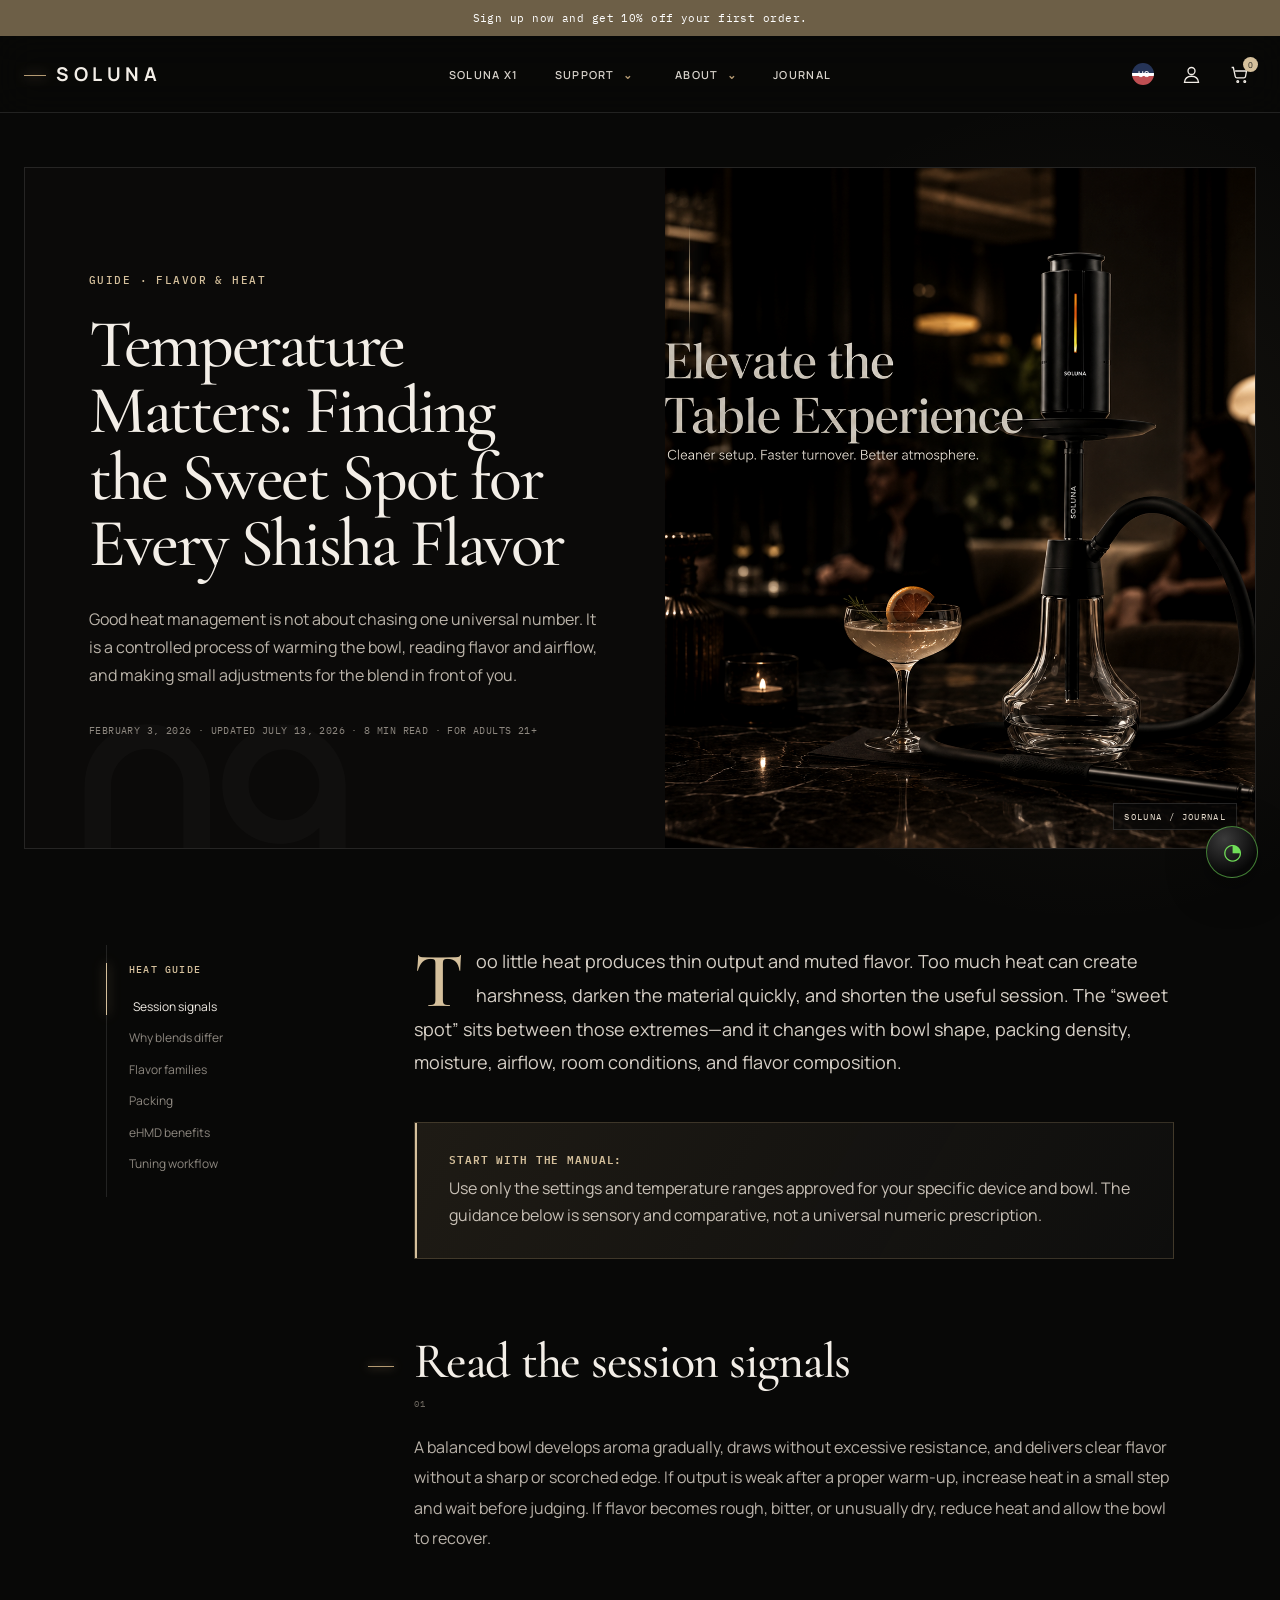
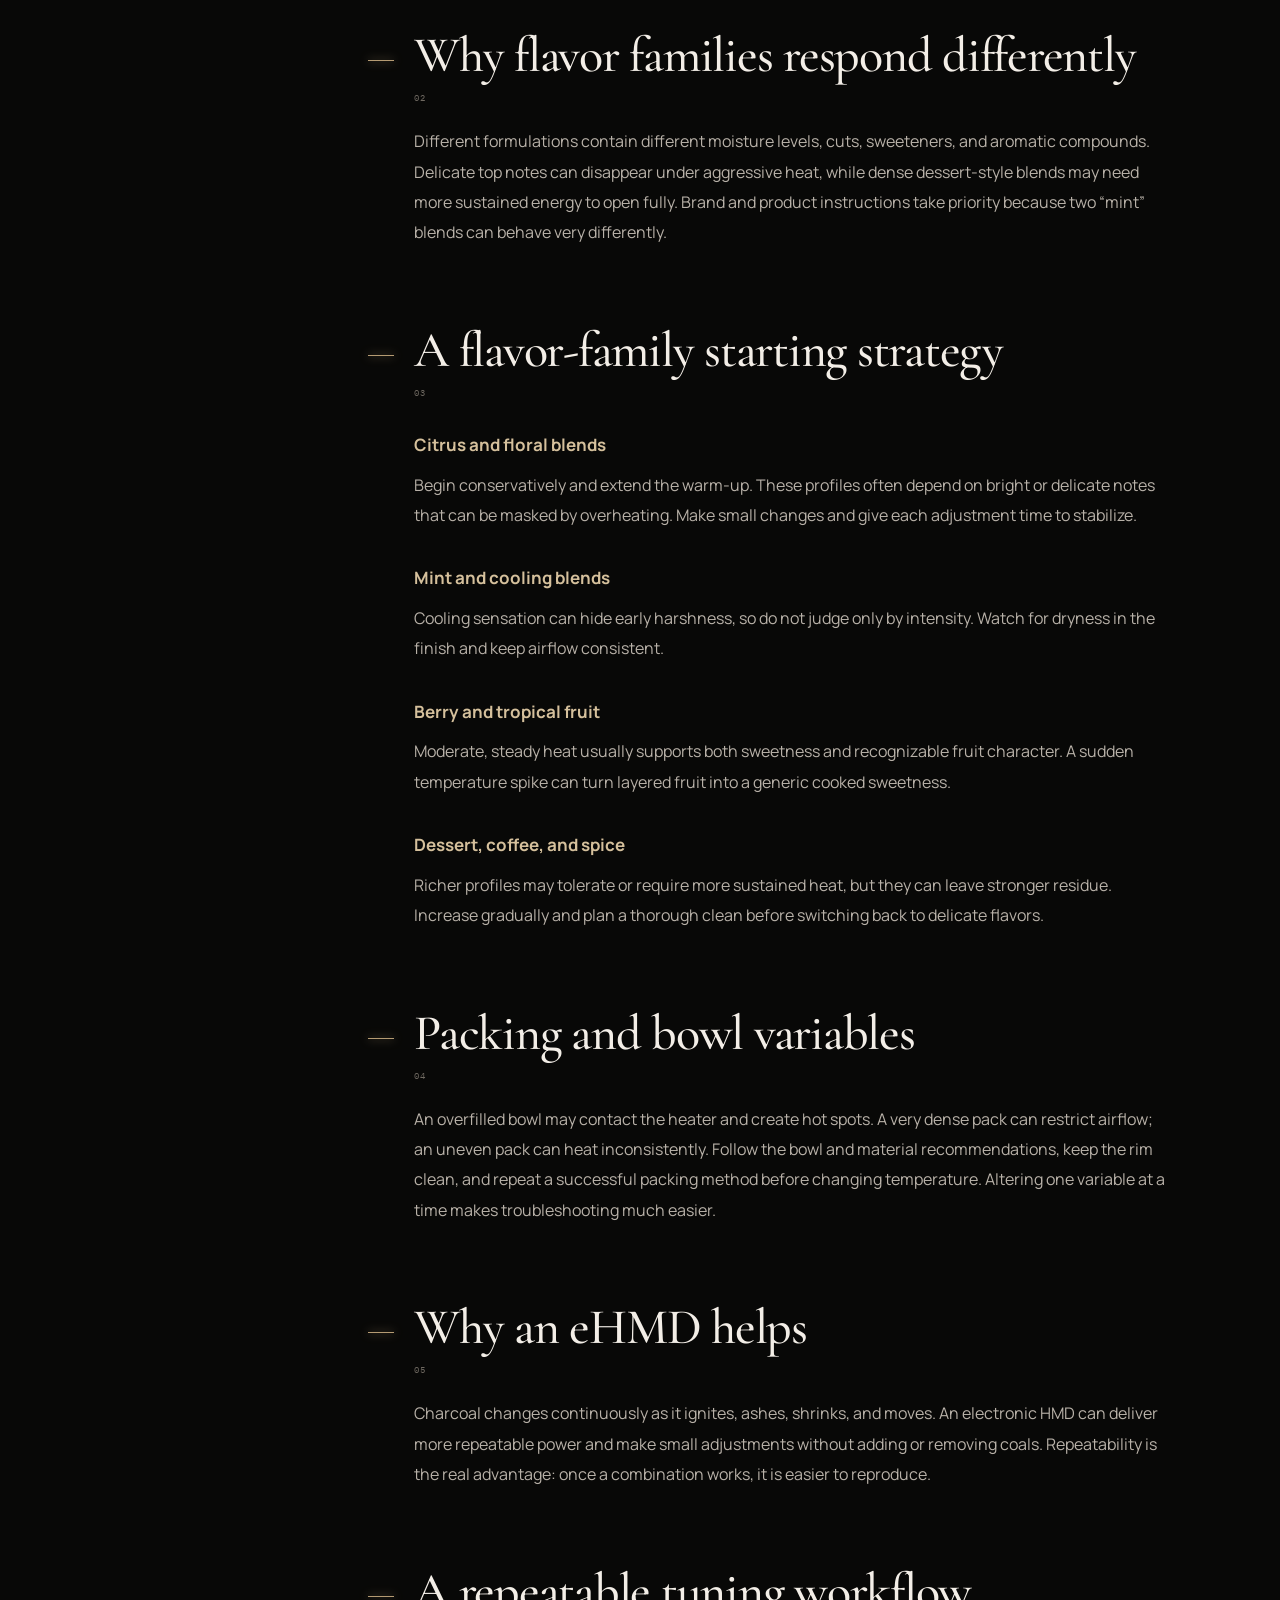
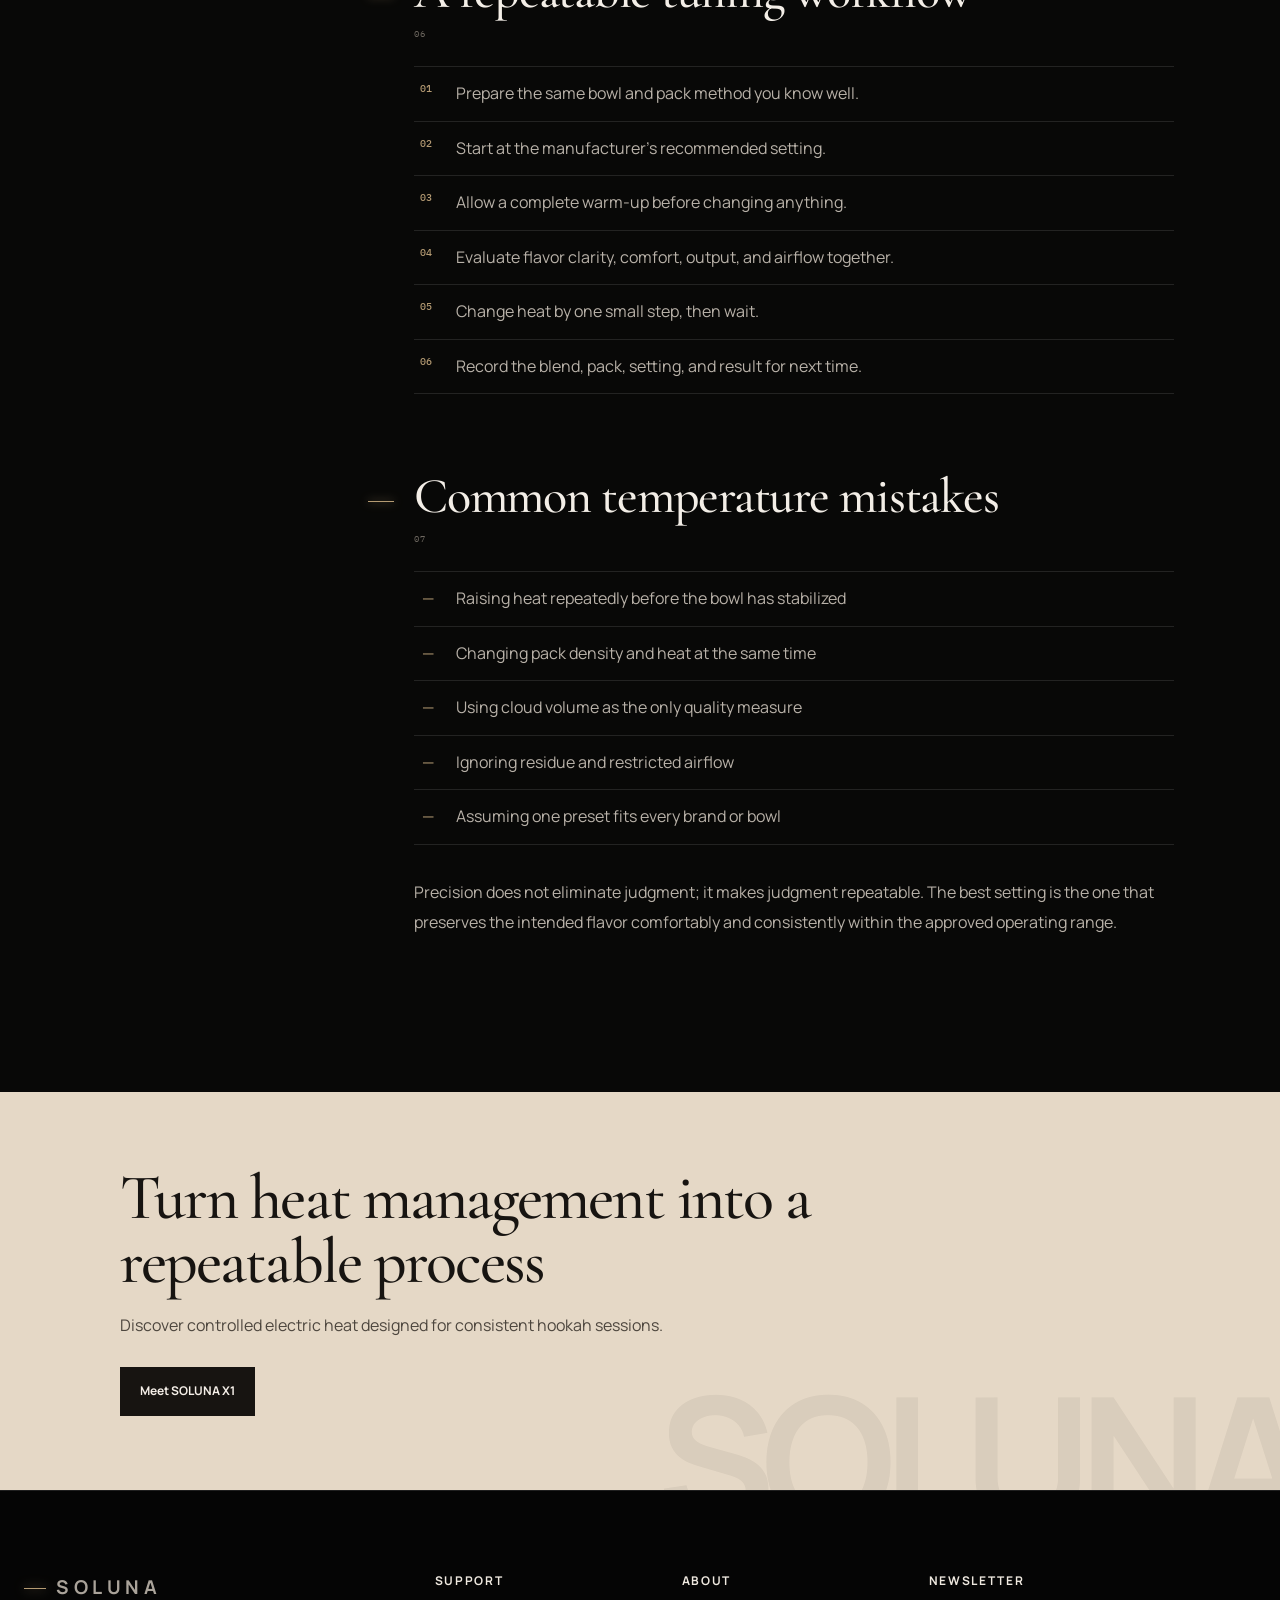
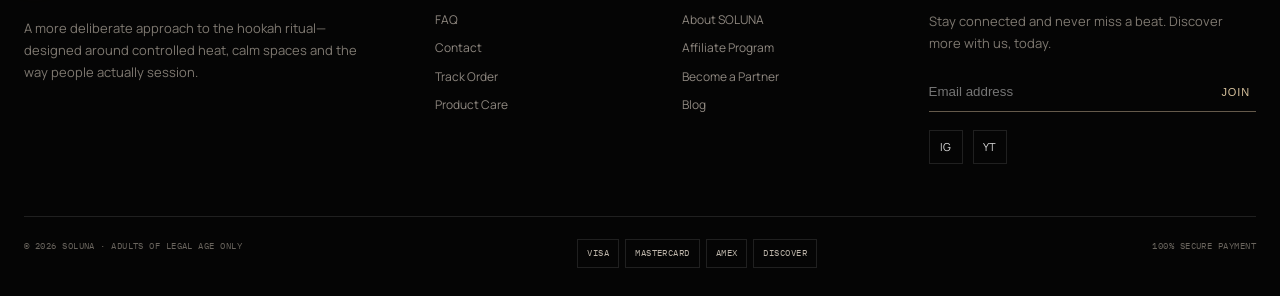
<file: post9.html>
<!doctype html><html lang="en"><head><meta charset="utf-8"><meta name="viewport" content="width=device-width,initial-scale=1"><title>Hookah Temperature Guide: Find the Shisha Sweet Spot | SOLUNA</title><meta name="description" content="Learn how hookah temperature affects flavor, vapor, and session quality, with practical starting strategies for citrus, mint, fruit, floral, and dessert blends."><link rel="canonical" href="post9.html"><meta property="og:type" content="article"><meta property="og:title" content="Temperature Matters: Find the Sweet Spot for Shisha"><meta property="og:description" content="A practical guide to controlled heat for different flavor families."><meta property="og:image" content="images/temperature-guide.png"><script type="application/ld+json">{"@context":"https://schema.org","@type":"BlogPosting","headline":"Temperature Matters: Finding the Sweet Spot for Every Shisha Flavor","datePublished":"2026-02-03","dateModified":"2026-07-13","author":{"@type":"Organization","name":"SOLUNA"},"image":"images/temperature-guide.png","keywords":["hookah temperature guide","shisha heat management","best temperature for shisha","eHMD temperature"]}</script><link rel="stylesheet" href="blog-redesign.css"></head><body class="theme-post9">
<div class="announcement">Sign up now and get 10% off your first order.</div>
<header class="site-header">
  <div class="nav-shell">
    <a class="brand" href="soluna-homepage.html">SOLUNA</a>
    <nav class="main-nav" aria-label="Primary navigation">
      <a href="soluna-x1.html">SOLUNA X1</a>
      <div class="nav-group"><button type="button">Support</button><div class="dropdown"><a href="support.html#faq">FAQ</a><a href="support.html#contact">Contact</a><a href="support.html#track">Track Order</a></div></div>
      <div class="nav-group"><button type="button">About</button><div class="dropdown"><a href="about.html#about">About SOLUNA</a><a href="about.html#affiliate">Affiliate Program</a><a href="about.html#partner">Become a Partner</a><a href="blog.html">Blog</a></div></div>
      <a href="blog.html">Journal</a>
    </nav>
    <div class="nav-actions">
      <a class="icon-button" href="#" aria-label="Language"><span class="flag">US</span></a>
      <a class="icon-button" href="#" aria-label="Account"><svg viewBox="0 0 24 24"><circle cx="12" cy="8" r="4"/><path d="M4 21c.4-4.6 3-7 8-7s7.6 2.4 8 7z"/></svg></a>
      <a class="icon-button" href="soluna-x1.html" aria-label="Cart"><svg viewBox="0 0 24 24"><path d="M3 4h2l2.1 10.2a2 2 0 0 0 2 1.6h7.8a2 2 0 0 0 2-1.6L20 8H7"/><circle cx="10" cy="20" r="1"/><circle cx="18" cy="20" r="1"/></svg><span class="cart-count">0</span></a>
    </div>
  </div>
</header>
<div class="reading-progress" aria-hidden="true"></div>
<section class="hero-shell" data-post="09"><header class="hero"><div class="eyebrow">Guide · Flavor & Heat</div><h1>Temperature Matters: Finding the Sweet Spot for Every Shisha Flavor</h1><p class="dek">Good heat management is not about chasing one universal number. It is a controlled process of warming the bowl, reading flavor and airflow, and making small adjustments for the blend in front of you.</p><div class="meta">February 3, 2026 · Updated July 13, 2026 · 8 min read · For adults 21+</div></header><div class="hero-image"><img src="assets/temperature-guide.png" alt="SOLUNA electric hookah in a premium lounge setting"></div></section><main class="layout"><article class="article"><p>Too little heat produces thin output and muted flavor. Too much heat can create harshness, darken the material quickly, and shorten the useful session. The “sweet spot” sits between those extremes—and it changes with bowl shape, packing density, moisture, airflow, room conditions, and flavor composition.</p><div class="note"><strong>Start with the manual:</strong> Use only the settings and temperature ranges approved for your specific device and bowl. The guidance below is sensory and comparative, not a universal numeric prescription.</div><h2 id="signals">Read the session signals</h2><p>A balanced bowl develops aroma gradually, draws without excessive resistance, and delivers clear flavor without a sharp or scorched edge. If output is weak after a proper warm-up, increase heat in a small step and wait before judging. If flavor becomes rough, bitter, or unusually dry, reduce heat and allow the bowl to recover.</p><h2 id="why">Why flavor families respond differently</h2><p>Different formulations contain different moisture levels, cuts, sweeteners, and aromatic compounds. Delicate top notes can disappear under aggressive heat, while dense dessert-style blends may need more sustained energy to open fully. Brand and product instructions take priority because two “mint” blends can behave very differently.</p><h2 id="families">A flavor-family starting strategy</h2><h3>Citrus and floral blends</h3><p>Begin conservatively and extend the warm-up. These profiles often depend on bright or delicate notes that can be masked by overheating. Make small changes and give each adjustment time to stabilize.</p><h3>Mint and cooling blends</h3><p>Cooling sensation can hide early harshness, so do not judge only by intensity. Watch for dryness in the finish and keep airflow consistent.</p><h3>Berry and tropical fruit</h3><p>Moderate, steady heat usually supports both sweetness and recognizable fruit character. A sudden temperature spike can turn layered fruit into a generic cooked sweetness.</p><h3>Dessert, coffee, and spice</h3><p>Richer profiles may tolerate or require more sustained heat, but they can leave stronger residue. Increase gradually and plan a thorough clean before switching back to delicate flavors.</p><h2 id="pack">Packing and bowl variables</h2><p>An overfilled bowl may contact the heater and create hot spots. A very dense pack can restrict airflow; an uneven pack can heat inconsistently. Follow the bowl and material recommendations, keep the rim clean, and repeat a successful packing method before changing temperature. Altering one variable at a time makes troubleshooting much easier.</p><h2 id="ehmd">Why an eHMD helps</h2><p>Charcoal changes continuously as it ignites, ashes, shrinks, and moves. An electronic HMD can deliver more repeatable power and make small adjustments without adding or removing coals. Repeatability is the real advantage: once a combination works, it is easier to reproduce.</p><h2 id="workflow">A repeatable tuning workflow</h2><ol><li>Prepare the same bowl and pack method you know well.</li><li>Start at the manufacturer’s recommended setting.</li><li>Allow a complete warm-up before changing anything.</li><li>Evaluate flavor clarity, comfort, output, and airflow together.</li><li>Change heat by one small step, then wait.</li><li>Record the blend, pack, setting, and result for next time.</li></ol><h2 id="mistakes">Common temperature mistakes</h2><ul><li>Raising heat repeatedly before the bowl has stabilized</li><li>Changing pack density and heat at the same time</li><li>Using cloud volume as the only quality measure</li><li>Ignoring residue and restricted airflow</li><li>Assuming one preset fits every brand or bowl</li></ul><p>Precision does not eliminate judgment; it makes judgment repeatable. The best setting is the one that preserves the intended flavor comfortably and consistently within the approved operating range.</p></article><aside class="toc"><h2>Heat guide</h2><a href="#signals">Session signals</a><a href="#why">Why blends differ</a><a href="#families">Flavor families</a><a href="#pack">Packing</a><a href="#ehmd">eHMD benefits</a><a href="#workflow">Tuning workflow</a></aside></main><section class="cta"><div class="cta-inner"><h2>Turn heat management into a repeatable process</h2><p>Discover controlled electric heat designed for consistent hookah sessions.</p><a class="button" href="soluna-x1.html">Meet SOLUNA X1</a></div></section>
<footer class="site-footer">
  <div class="footer-grid">
    <div><a class="brand" href="soluna-homepage.html">SOLUNA</a><p class="footer-copy">A more deliberate approach to the hookah ritual—designed around controlled heat, calm spaces and the way people actually session.</p></div>
    <div class="footer-links"><h3 class="footer-title">Support</h3><a href="support.html#faq">FAQ</a><a href="support.html#contact">Contact</a><a href="support.html#track">Track Order</a><a href="support.html">Product Care</a></div>
    <div class="footer-links"><h3 class="footer-title">About</h3><a href="about.html#about">About SOLUNA</a><a href="about.html#affiliate">Affiliate Program</a><a href="about.html#partner">Become a Partner</a><a href="blog.html">Blog</a></div>
    <div><h3 class="footer-title">Newsletter</h3><p class="footer-copy">Stay connected and never miss a beat. Discover more with us, today.</p><form class="newsletter"><input type="email" aria-label="Email address" placeholder="Email address"><button type="button">Join</button></form><div class="socials"><a href="#" aria-label="Instagram">IG</a><a href="#" aria-label="YouTube">YT</a></div></div>
  </div>
  <div class="payment-row"><span>© 2026 SOLUNA · Adults of legal age only</span><div class="payments"><span>VISA</span><span>Mastercard</span><span>AMEX</span><span>Discover</span></div><span>100% Secure Payment</span></div>
</footer>
<a class="whatsapp" href="support.html#contact" aria-label="Contact SOLUNA on WhatsApp">◔</a>
<script>
  const progress = document.querySelector('.reading-progress');
  const tocLinks = [...document.querySelectorAll('.toc a')];
  const sections = [...document.querySelectorAll('article h2[id]')];
  const update = () => {
    const max = document.documentElement.scrollHeight - innerHeight;
    progress.style.width = (max > 0 ? scrollY / max * 100 : 0) + '%';
    let current = sections[0]?.id;
    sections.forEach(section => { if (section.getBoundingClientRect().top < 210) current = section.id; });
    tocLinks.forEach(link => link.classList.toggle('active', link.hash === '#' + current));
  };
  addEventListener('scroll', update, {passive:true}); update();
</script>
</body></html>
</file>
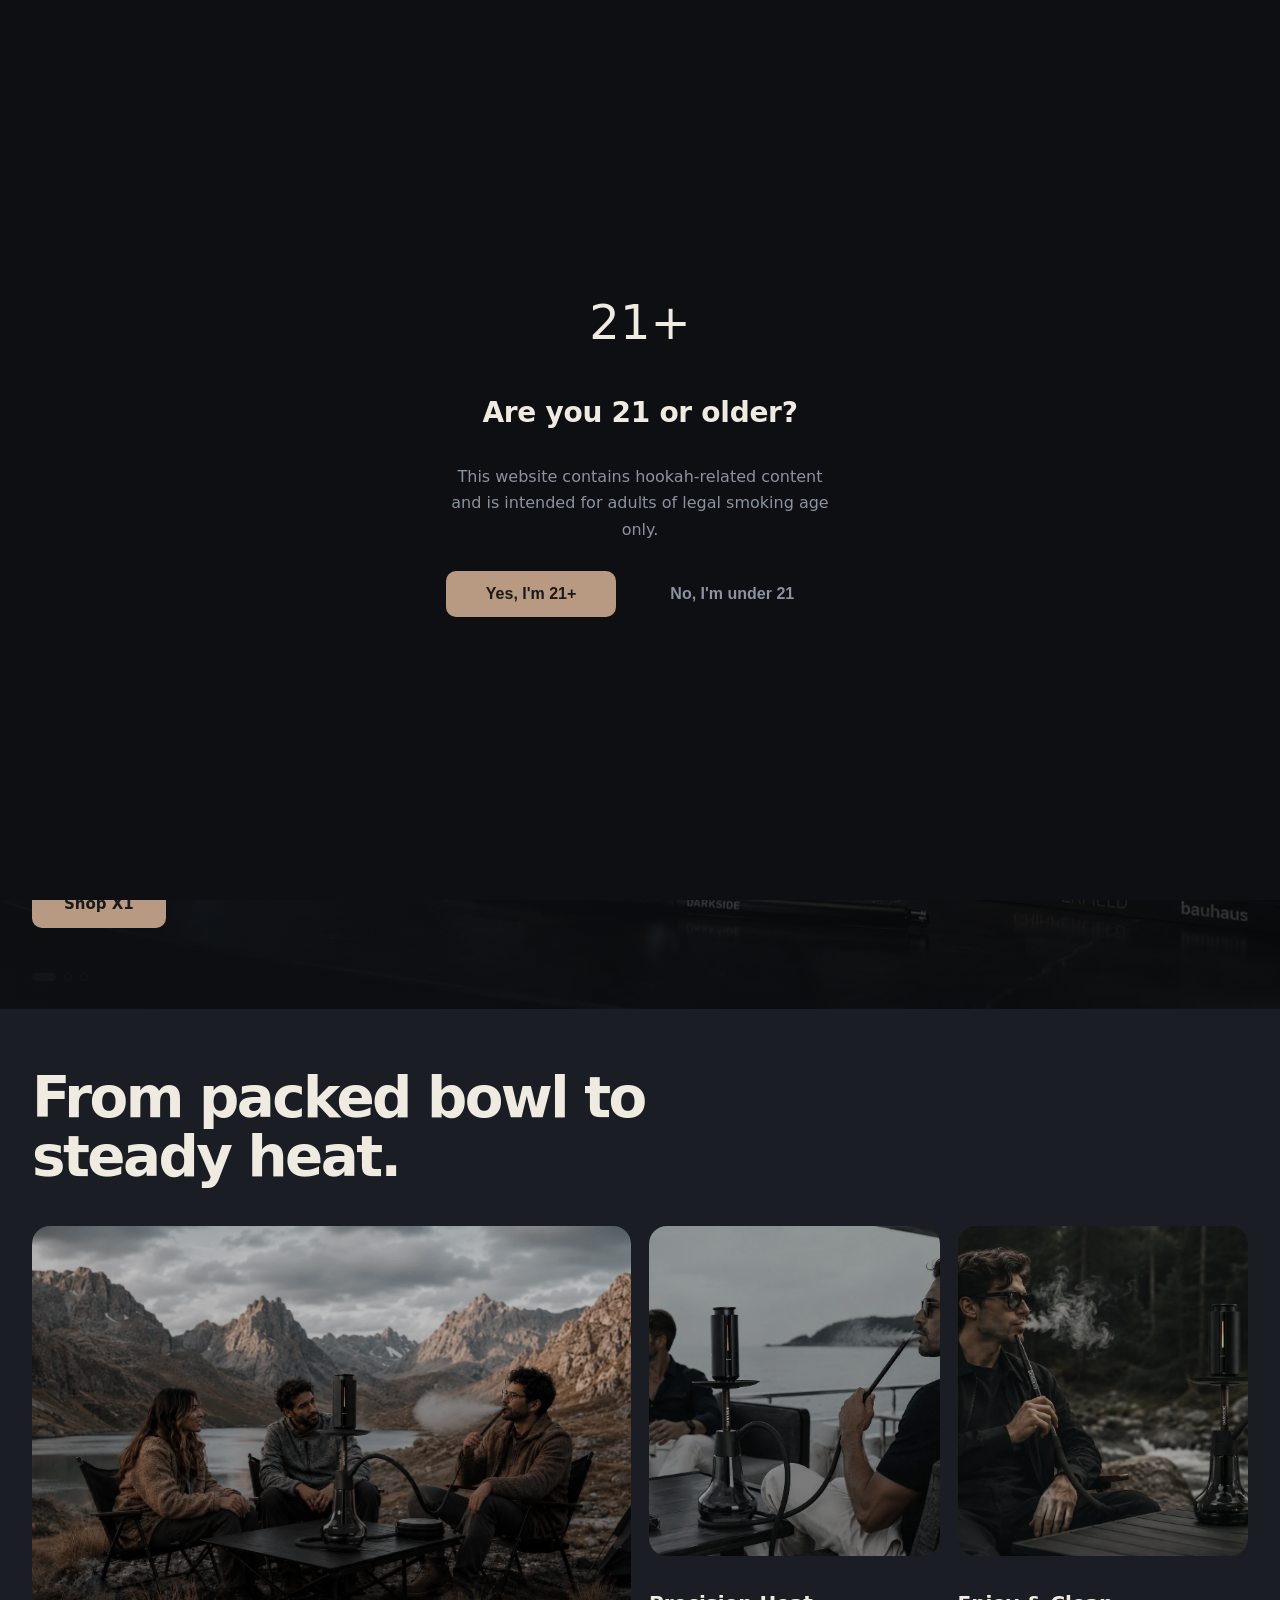
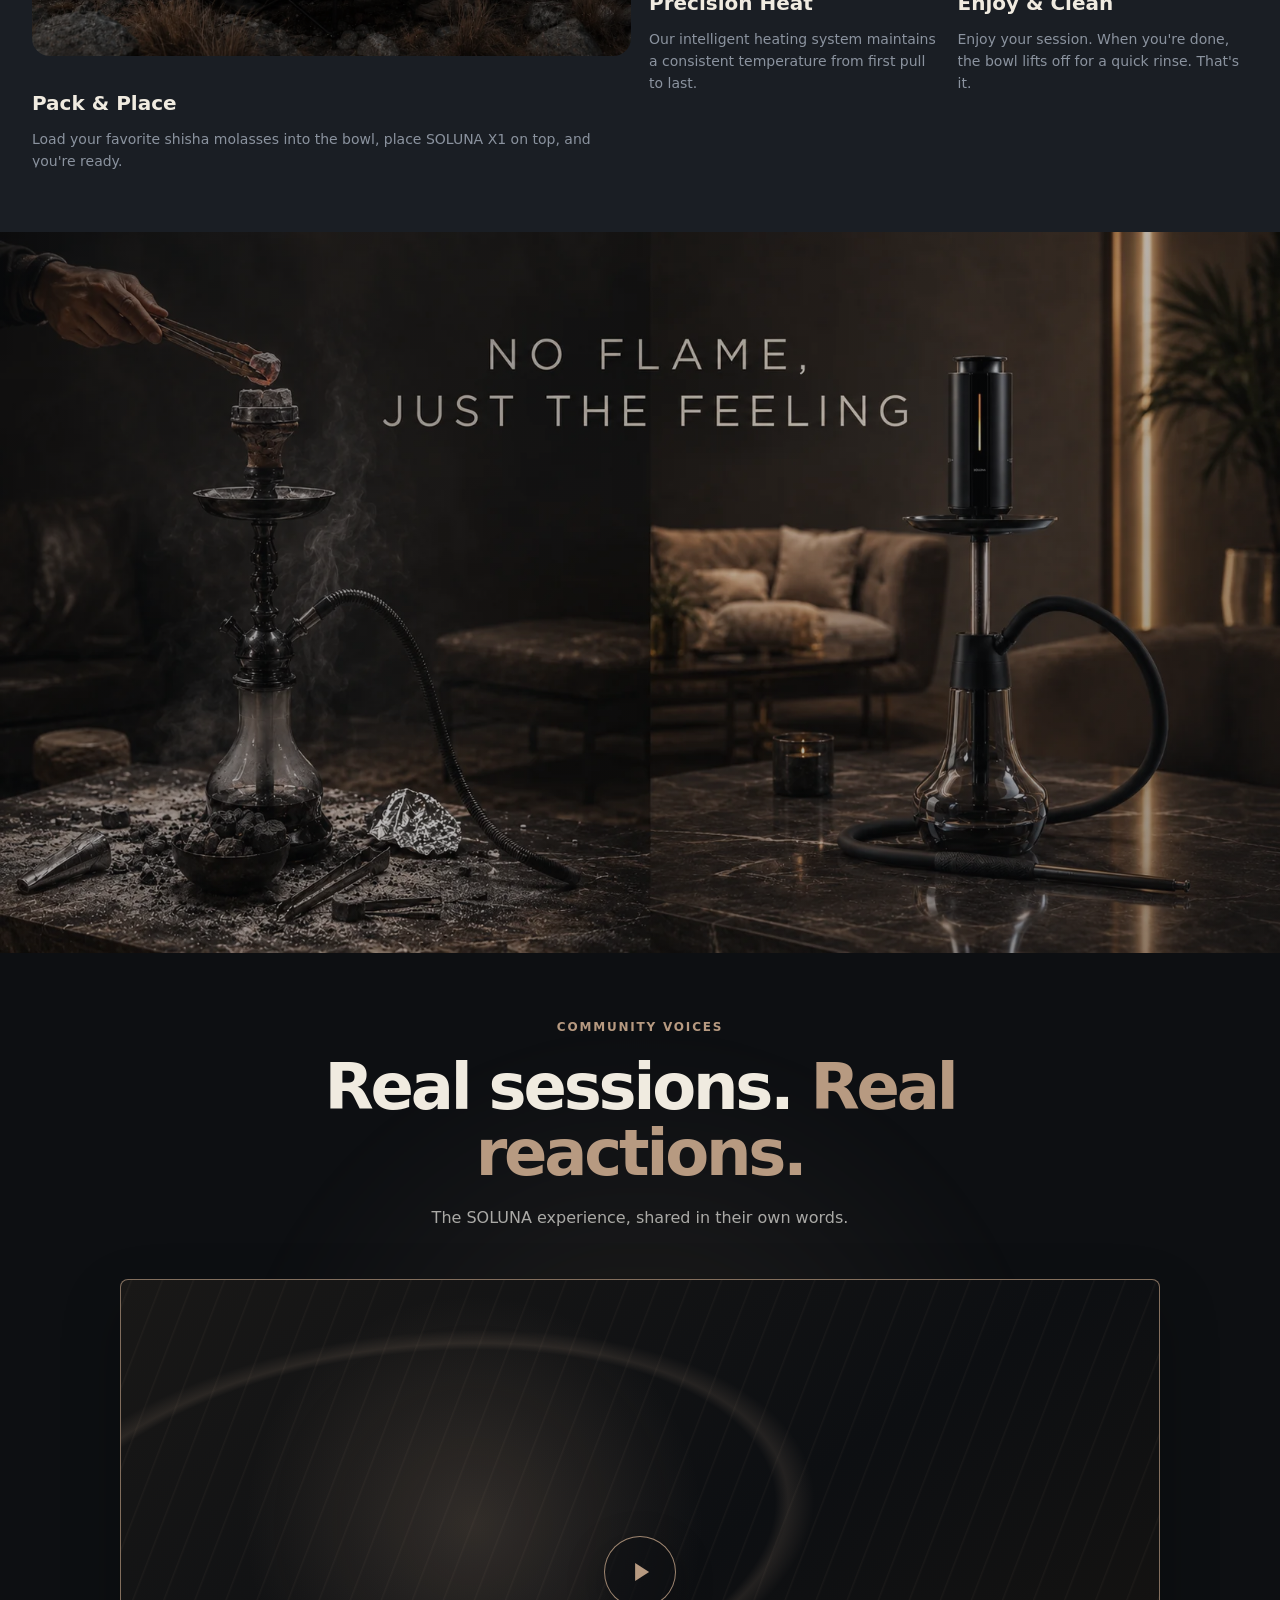
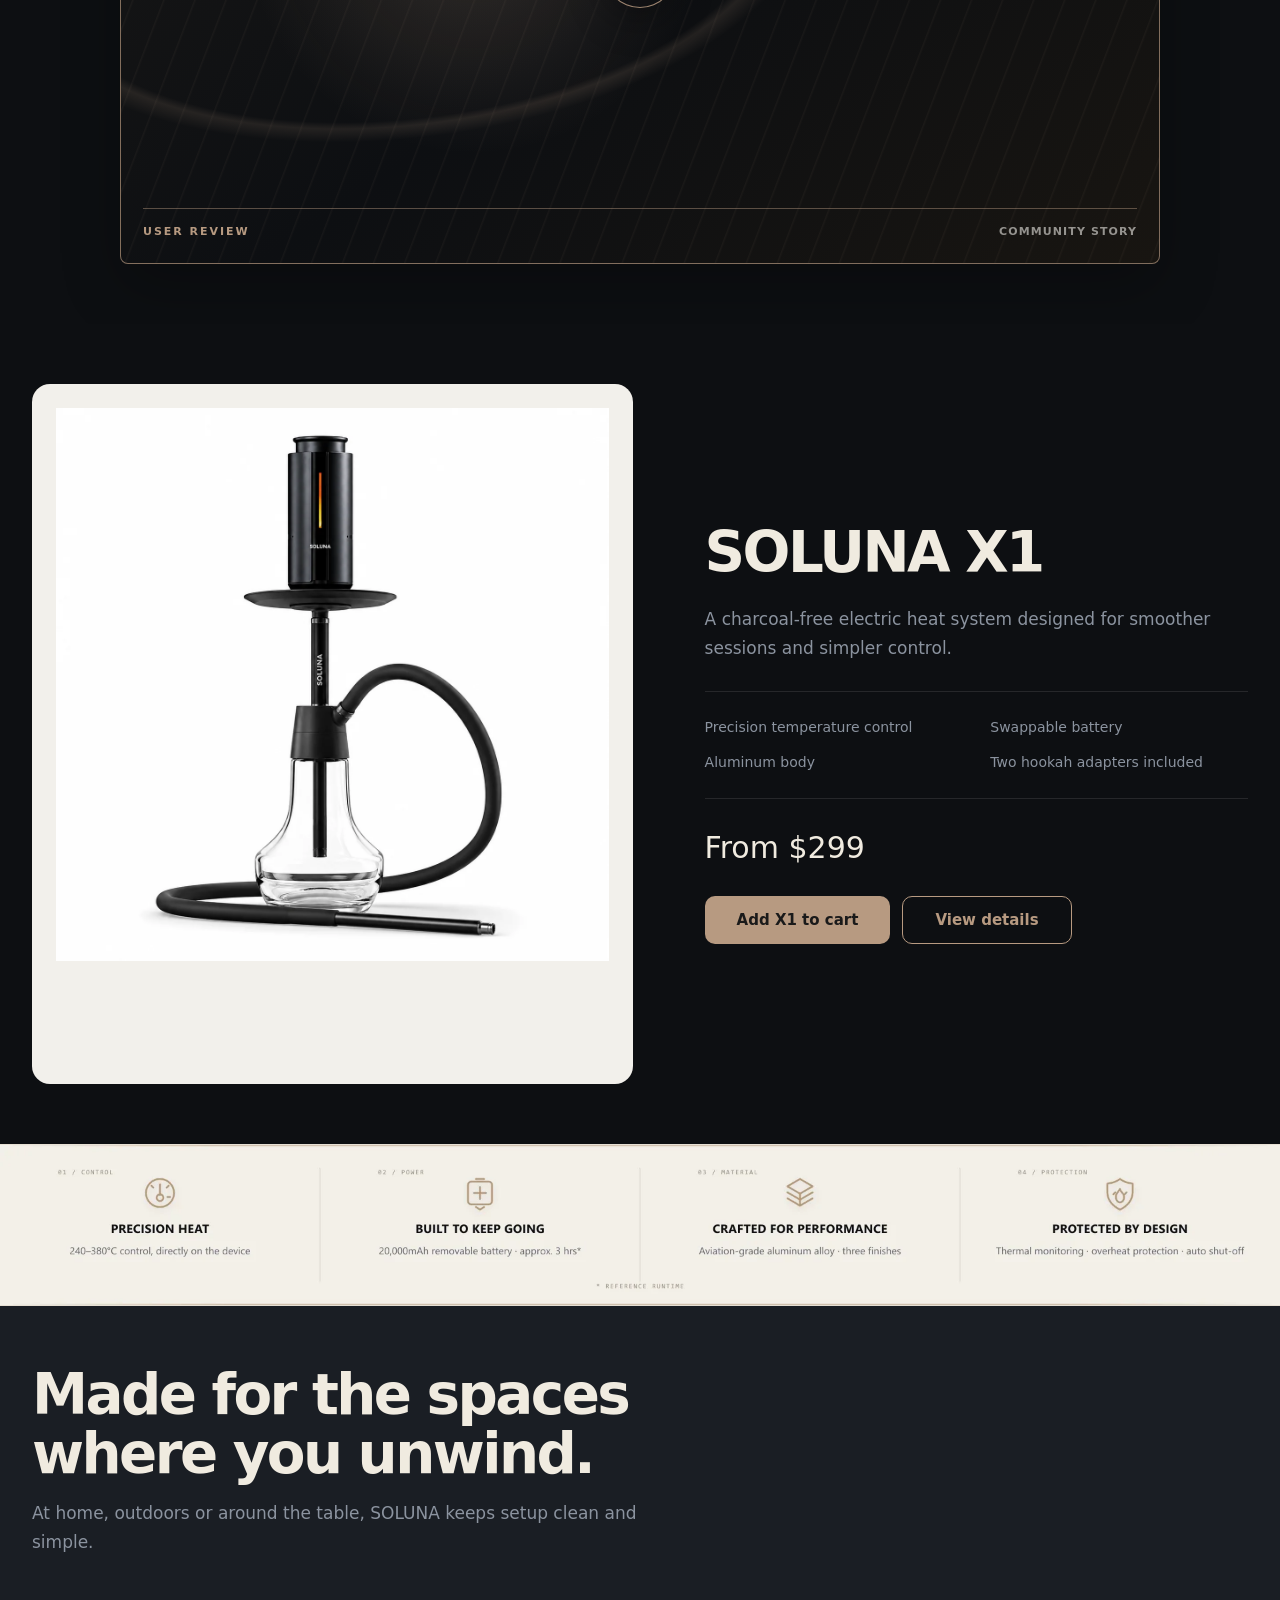
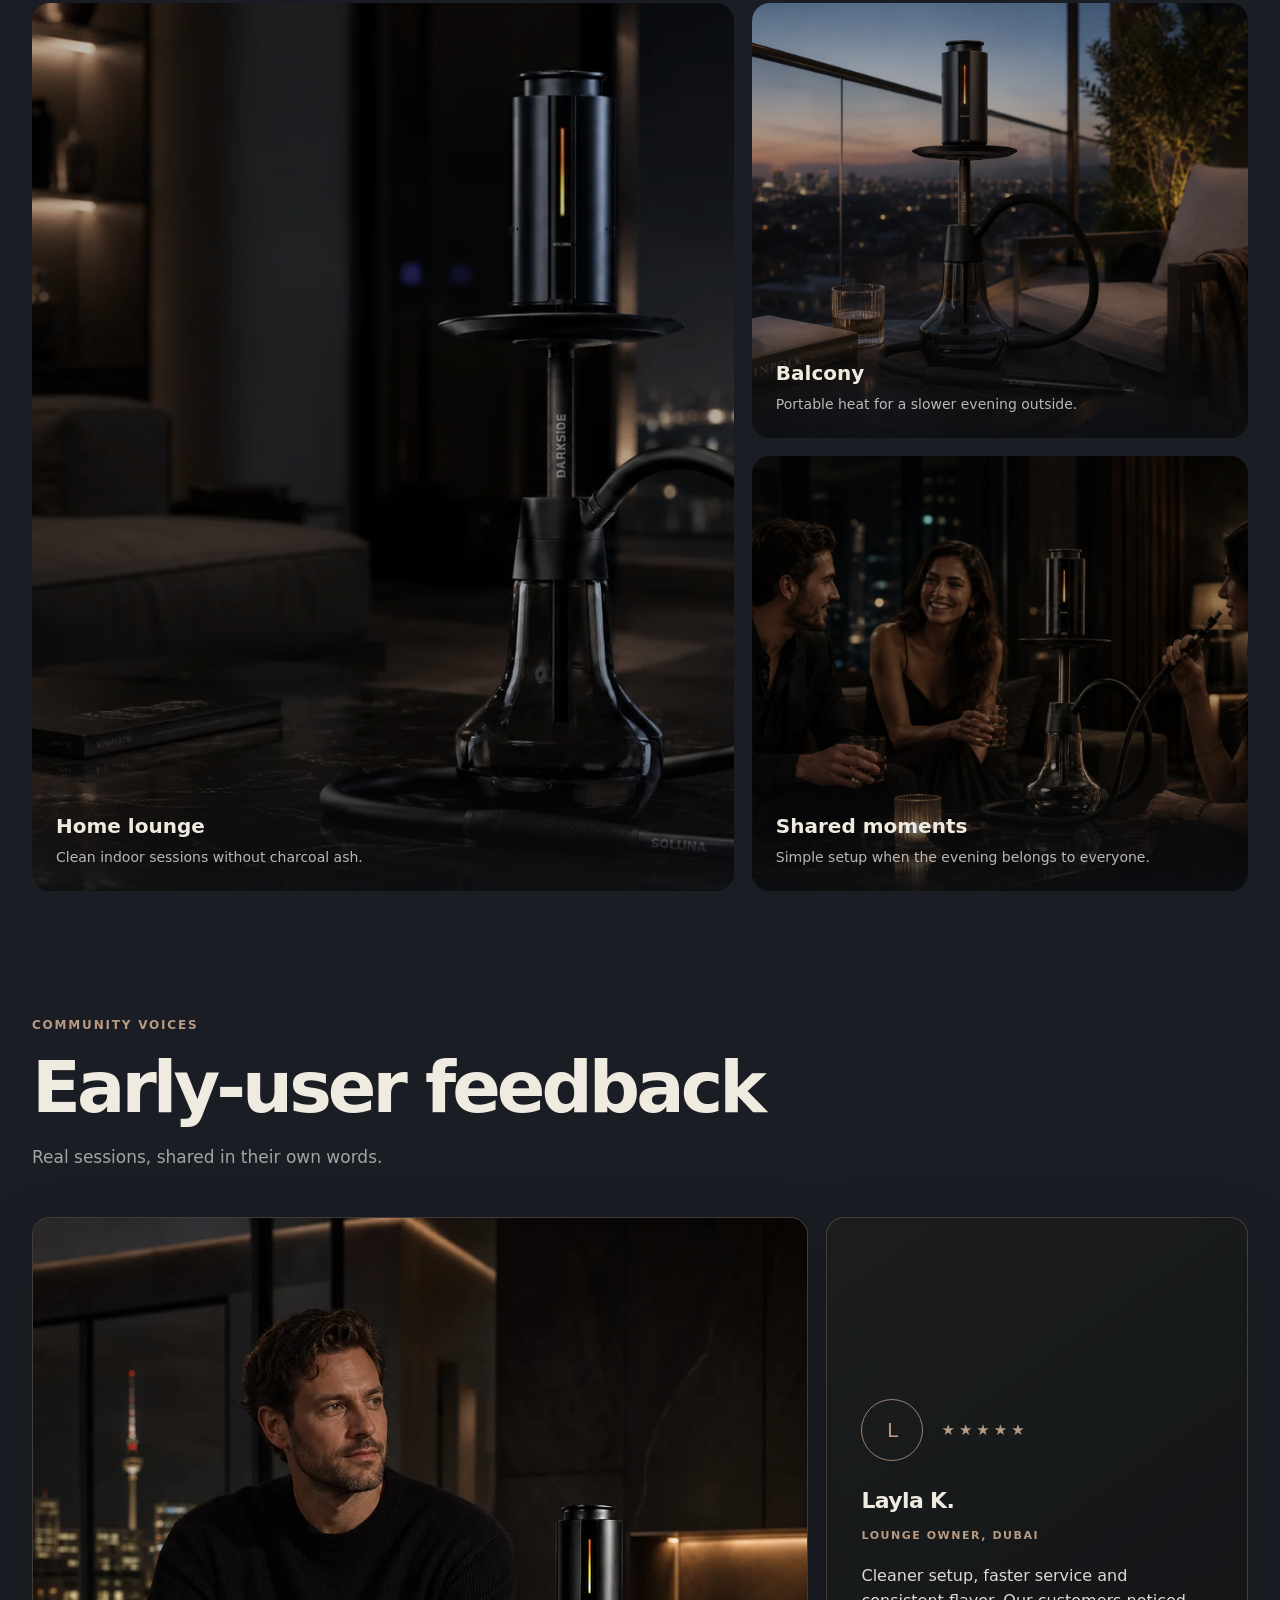
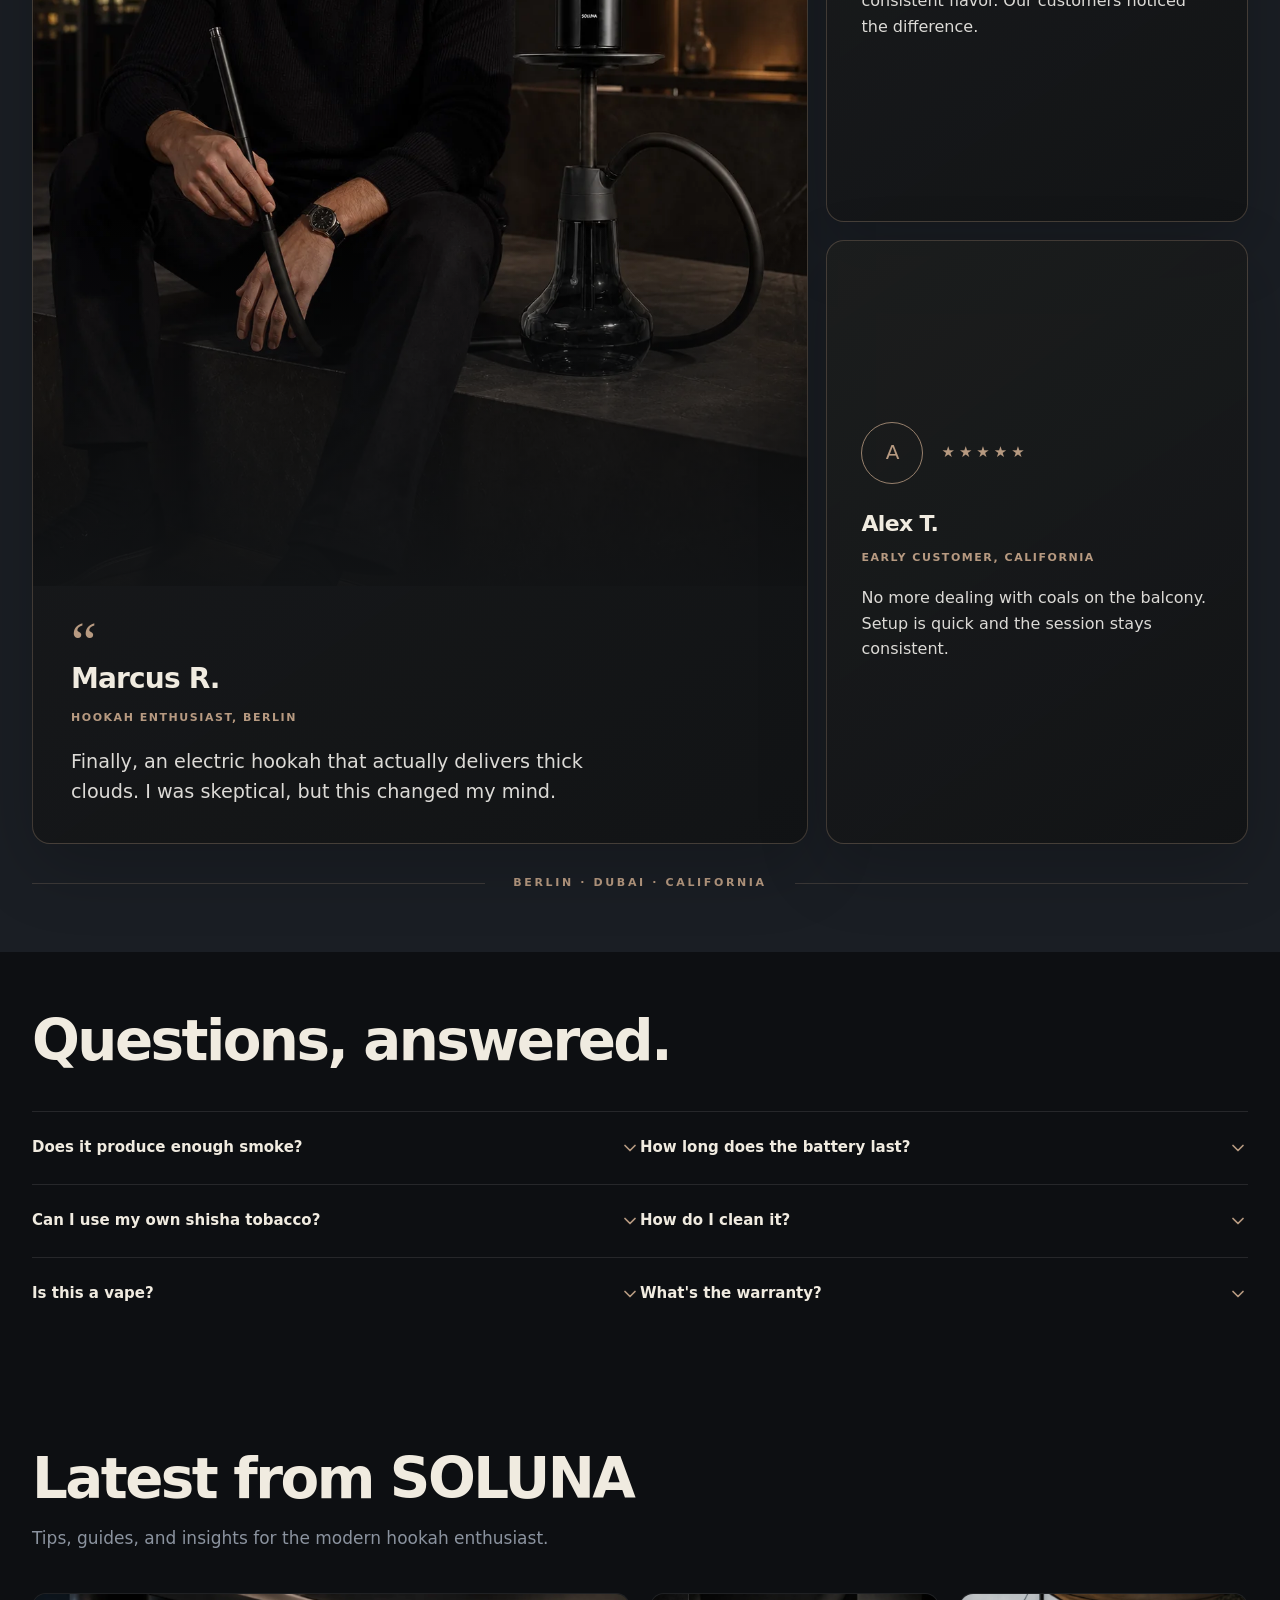
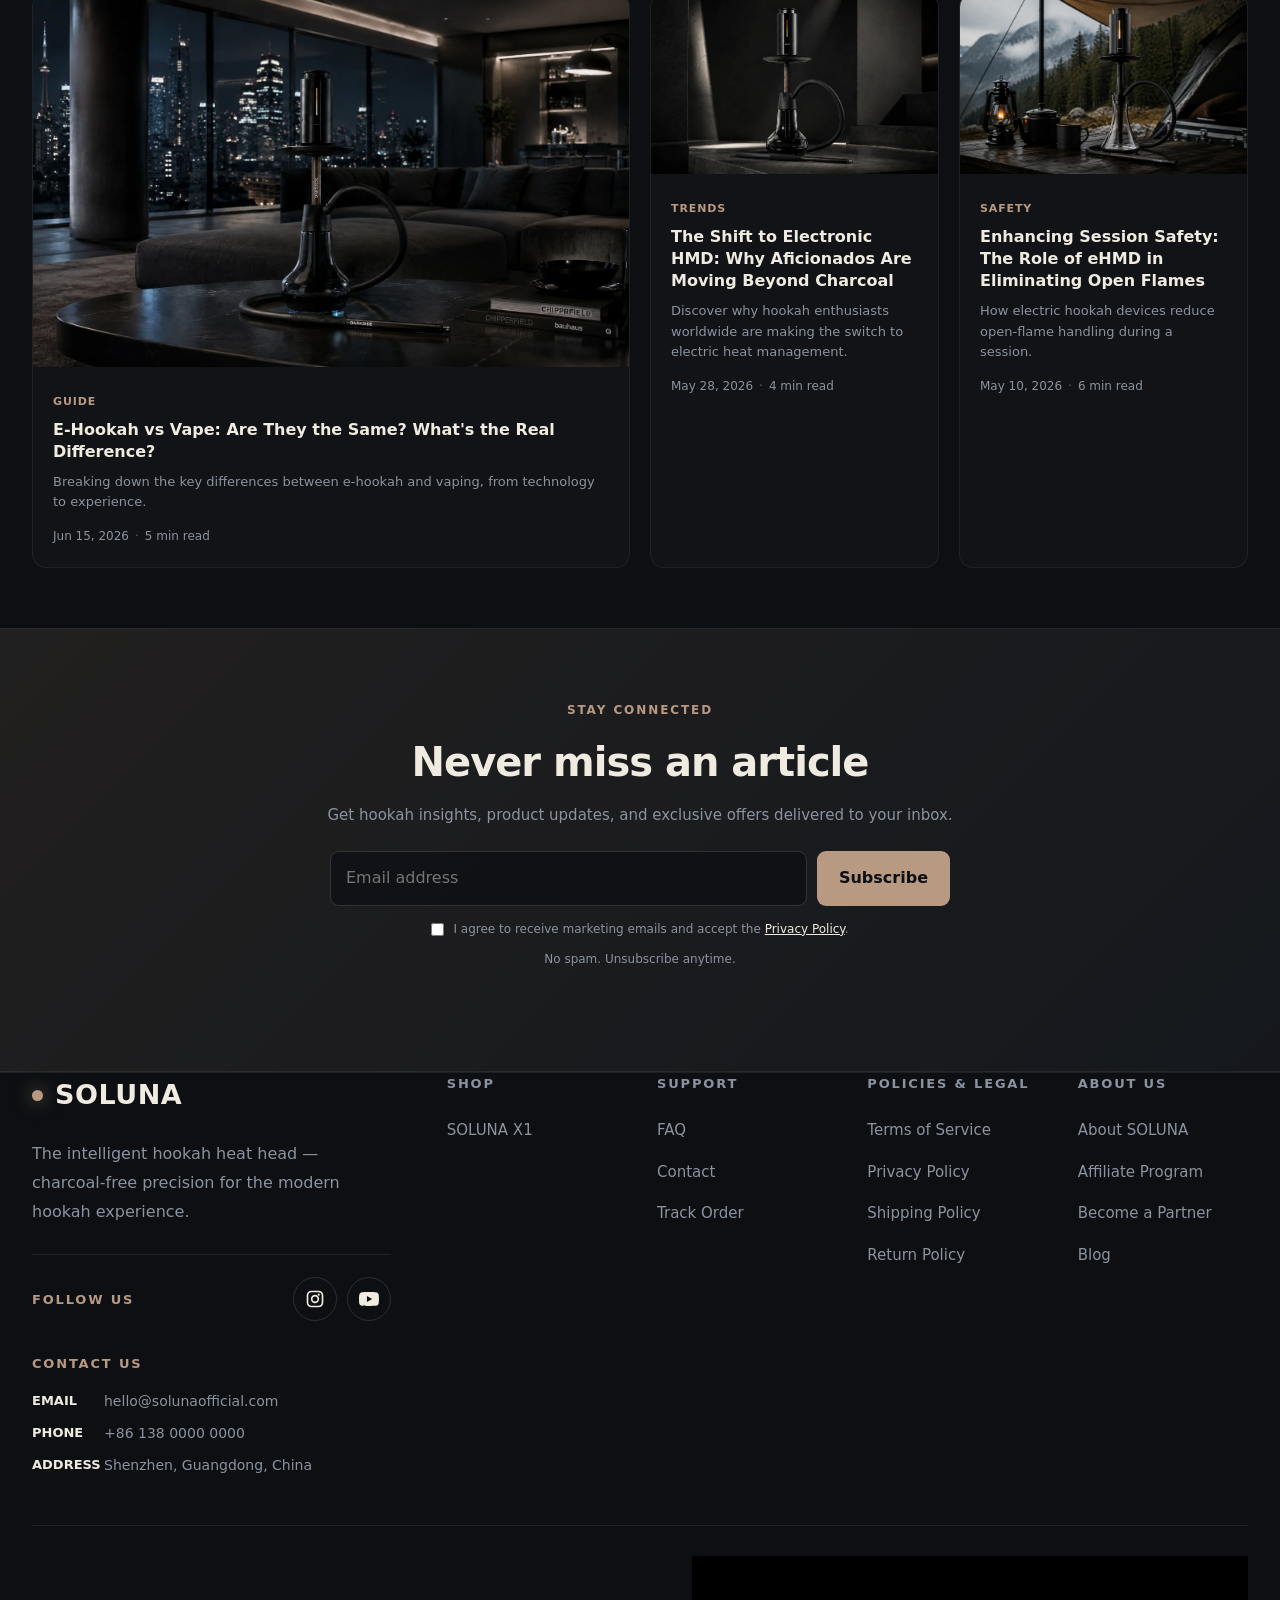
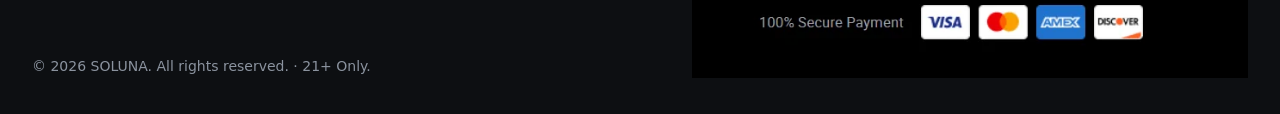
<file: soluna-homepage.html>
<!DOCTYPE html>
<html lang="en">
<head>
<meta charset="UTF-8">
<meta name="viewport" content="width=device-width, initial-scale=1.0">
<title>SOLUNA X1 | Intelligent Charcoal-Free Hookah Heat Head</title>
<meta name="description" content="SOLUNA X1 is an intelligent charcoal-free hookah heat head designed for precise electric heating, consistent sessions and premium spaces.">
<style>

:root {
  --ink: #0d0f12;
  --charcoal: #1a1e24;
  --ash: #2a3038;
  --mist: #8b939f;
  --cream: #f2f0eb;
  --gold: #b79a81;
  --gold-light: #b79a81;
  --gold-glow: rgba(183,154,129,.16);
  --red: #c0392b;
  --green: #27ae60;
  --max: 1280px;
  --radius: 14px;
  --radius-lg: 18px;
}
* { margin:0; padding:0; box-sizing:border-box; }
html { scroll-behavior:smooth; }
body {
  font-family: "Avenir Next", "Segoe UI", system-ui, -apple-system, sans-serif;
  background: var(--ink);
  color: var(--cream);
  line-height: 1.65;
  overflow-x: hidden;
}

/* ----- AGE GATE ----- */
.age-gate {
  position:fixed; inset:0; z-index:9999;
  background:var(--ink);
  display:flex; align-items:center; justify-content:center;
  flex-direction:column; gap:28px; text-align:center; padding:40px;
}
.age-gate.hidden { display:none; }
.age-gate .ag-logo { font-size:48px; }
.age-gate h2 { font-size:28px; letter-spacing:-.01em; font-weight:700; }
.age-gate p { color:var(--mist); max-width:400px; font-size:16px; }
.age-gate .ag-btns { display:flex; gap:14px; flex-wrap:wrap; justify-content:center; }
.age-gate .ag-btns button {
  padding:14px 40px; border-radius:10px; font-size:16px; font-weight:600; cursor:pointer; border:none; transition:.2s;
}
.ag-yes { background:linear-gradient(135deg, var(--gold), var(--gold-light)); color:#1a1a1a; }
.ag-no { background:transparent; color:var(--mist); border:1px solid rgba(255,255,255,.15); }
.ag-yes:hover { transform:translateY(-2px); box-shadow:0 8px 30px var(--gold-glow); }
.ag-no:hover { border-color:rgba(255,255,255,.3); color:var(--cream); }

/* ----- NAV ----- */
.navbar {
  position:sticky; top:0; z-index:100;
  backdrop-filter:blur(20px); -webkit-backdrop-filter:blur(20px);
  background:rgba(13,15,18,.78); border-bottom:1px solid rgba(255,255,255,.06);
}
.nav-inner {
  max-width:var(--max); margin:0 auto; padding:0 32px;
  display:flex; align-items:center; justify-content:space-between; height:68px; gap:20px;
}
.nav-logo { display:flex; align-items:center; gap:10px; font-weight:700; font-size:22px; letter-spacing:.04em; color:var(--cream); }
.nav-logo .dot { width:10px; height:10px; border-radius:50%; background:var(--gold); box-shadow:0 0 14px var(--gold-light); }
.nav-links { display:flex; gap:6px; align-items:center; }
.nav-links a { color:var(--mist); font-size:14px; padding:8px 14px; border-radius:8px; transition:.2s; text-decoration:none; }
.nav-links a:hover { color:var(--cream); background:rgba(255,255,255,.05); }
.nav-cta { padding:8px 20px; border-radius:8px; background:var(--gold); color:#1a1a1a; font-weight:600; font-size:14px; border:none; cursor:pointer; transition:.2s; text-decoration:none; }
.nav-cta:hover { box-shadow:0 4px 20px var(--gold-glow); transform:translateY(-1px); }
.nav-hamburger { display:none; background:none; border:none; color:var(--cream); font-size:24px; cursor:pointer; }

/* ----- SECTIONS ----- */
section { padding:80px 32px; }
.section-inner { max-width:var(--max); margin:0 auto; }
.section-label { display:inline-block; font-size:12px; letter-spacing:.15em; color:var(--gold); text-transform:uppercase; font-weight:700; margin-bottom:14px; }
.section-title { font-size:42px; font-weight:700; letter-spacing:-.02em; line-height:1.15; margin-bottom:16px; }
.section-sub { font-size:17px; color:var(--mist); max-width:600px; line-height:1.7; }

/* ----- HERO ----- */
.hero {
  position:relative; width:100%; min-height:100dvh;
  overflow:hidden; margin:0; padding:0;
  background:var(--ink);
}
/* Full-viewport carousel */
.hero-bg-carousel {
  position:absolute; inset:0; z-index:1;
}
.hero-bg-carousel .carousel-stage {
  position:relative; width:100%; height:100%; border-radius:0; box-shadow:none;
  aspect-ratio:auto; border:none; overflow:hidden;
}
.hero-bg-carousel .carousel-track {
  display:flex; height:100%;
  transition:transform .55s cubic-bezier(0.4,0,0.2,1);
  will-change:transform;
}
.hero-bg-carousel .carousel-slide { flex:0 0 100%; height:100%; }
.hero-bg-carousel .carousel-slide img {
  width:100%; height:100%; object-fit:cover; display:block;
  filter:brightness(.72) saturate(.75);
}
/* Bottom gradient for text readability */
.hero-gradient {
  position:absolute; bottom:0; left:0; right:0; z-index:2;
  height:55%;
  background:linear-gradient(to top, rgba(13,15,18,.92) 0%, rgba(13,15,18,.6) 35%, rgba(13,15,18,.15) 70%, transparent 100%);
  pointer-events:none;
}
/* Overlay text on top of carousel */
.hero-overlay-content {
  position:absolute; top:50%; left:0; right:0; z-index:3;
  transform:translateY(-50%);
  padding:0 32px; max-width:var(--max); margin:0 auto;
}
.hero-badge {
  display:inline-flex; align-items:center; gap:8px;
  padding:6px 16px; border-radius:999px;
  background:rgba(255,255,255,.06); border:1px solid rgba(255,255,255,.12);
  font-size:11px; color:rgba(255,255,255,.7); margin-bottom:20px;
  letter-spacing:.06em; text-transform:uppercase; font-weight:500;
  backdrop-filter:blur(10px);
}
.hero-badge .new-dot {
  width:6px; height:6px; border-radius:50%; background:var(--gold);
  animation:pulse 2s infinite;
}
@keyframes pulse { 0%,100% { opacity:1; } 50% { opacity:.3; } }
.hero h1 {
  font-size:clamp(36px, 5.5vw, 64px); font-weight:200;
  letter-spacing:.02em; line-height:1.2; margin-bottom:22px;
  max-width:680px; color:rgba(255,255,255,.9);
}
.hero h1 em {
  font-style:normal; font-weight:400;
  color:var(--gold-light);
  text-shadow:0 0 40px rgba(183,154,129,.3);
}
.hero p {
  font-size:clamp(14px, 1.4vw, 16px); color:rgba(255,255,255,.45);
  max-width:460px; line-height:1.8; margin-bottom:30px; font-weight:300;
  letter-spacing:.03em;
}
.hero-ctas { display:flex; gap:12px; flex-wrap:wrap; }
/* Dots overlaid */
.hero-bg-carousel .carousel-dots {
  position:absolute; bottom:28px; right:32px; z-index:4;
  display:flex; gap:8px; margin-top:0;
}
.hero-bg-carousel .carousel-dots button {
  width:8px; height:8px; border-radius:50%;
  border:1.5px solid rgba(255,255,255,.5);
  background:transparent; cursor:pointer; padding:0; transition:.3s;
}
.hero-bg-carousel .carousel-dots button.active {
  background:var(--gold); border-color:var(--gold);
  box-shadow:0 0 10px var(--gold-glow); width:24px; border-radius:4px;
}
/* Arrows */
.hero-bg-carousel .carousel-arrow {
  position:absolute; top:50%; transform:translateY(-50%); z-index:5;
  width:48px; height:48px; border-radius:50%;
  background:rgba(13,15,18,.45); border:1px solid rgba(255,255,255,.08);
  color:var(--cream); font-size:20px; cursor:pointer;
  display:flex; align-items:center; justify-content:center;
  backdrop-filter:blur(8px); transition:.25s; opacity:0;
}
.hero:hover .carousel-arrow { opacity:1; }
.hero-bg-carousel .carousel-arrow:hover { background:rgba(13,15,18,.8); border-color:var(--gold); }
.hero-bg-carousel .carousel-arrow.prev { left:24px; }
.hero-bg-carousel .carousel-arrow.next { right:24px; }
/* Progress bar */
.hero-bg-carousel .carousel-progress {
  position:absolute; bottom:0; left:0; height:3px;
  background:var(--gold); z-index:4;
}
/* Scroll hint */
.hero-scroll-indicator {
  position:absolute; bottom:12px; left:50%; transform:translateX(-50%); z-index:4;
  color:rgba(255,255,255,.35); font-size:10px; letter-spacing:.12em;
  display:flex; flex-direction:column; align-items:center; gap:4px;
  animation:scrollBounce 2s ease-in-out infinite;
}
.hero-scroll-indicator span { font-size:16px; }
@keyframes scrollBounce {
  0%,100% { transform:translateX(-50%) translateY(0); opacity:.4; }
  50% { transform:translateX(-50%) translateY(6px); opacity:1; }
}
/* Hide unused */
.hero-visual, .hero-inner, .hero-text, .hero-bg, .hero-overlay, .hero-scroll-hint, .carousel-wrap, .glow-ring { display:none; }

/* ----- SELLING POINTS ----- */
.selling-points {
  position:relative; background:var(--charcoal);
  background-size:cover; background-position:center; background-repeat:no-repeat;
}
.selling-points::before {
  content:''; position:absolute; inset:0; z-index:0;
  background:linear-gradient(135deg, rgba(26,30,36,.82) 0%, rgba(26,30,36,.55) 50%, rgba(26,30,36,.78) 100%);
  pointer-events:none;
}
.selling-points .section-inner { position:relative; z-index:1; }
.sp-grid { display:grid; grid-template-columns:repeat(4, 1fr); gap:20px; }
.sp-card {
  position:relative; border:1px solid rgba(255,255,255,.1);
  border-radius:var(--radius); padding:28px 24px; transition:.25s; overflow:hidden;
  background-size:cover; background-position:center;
  min-height:240px; display:flex; flex-direction:column; justify-content:flex-end;
  filter:brightness(.85) saturate(.7);
}
.sp-card:hover { filter:brightness(1) saturate(.85); }
.sp-card::before {
  content:''; position:absolute; inset:0; z-index:0;
  background:linear-gradient(to top, rgba(13,15,18,.92) 0%, rgba(13,15,18,.55) 55%, rgba(13,15,18,.25) 100%);
  transition:.3s;
}
.sp-card:hover::before {
  background:linear-gradient(to top, rgba(13,15,18,.95) 0%, rgba(13,15,18,.65) 55%, rgba(13,15,18,.35) 100%);
}
.sp-card > * { position:relative; z-index:1; }
.sp-card:hover { border-color:rgba(183,154,129,.35); transform:translateY(-4px); }
.sp-icon { font-size:32px; margin-bottom:16px; display:block; }
.sp-card h4 { font-size:17px; margin-bottom:8px; font-weight:700; letter-spacing:-.01em; }
.sp-card p { font-size:14px; color:var(--mist); line-height:1.6; }

/* ----- COMMUNITY REVIEW VIDEOS ----- */
.community-reviews {
  position:relative;
  overflow:hidden;
  text-align:center;
  background:#0d0f12;
  isolation:isolate;
}
.community-reviews::before {
  content:"";
  position:absolute;
  z-index:-1;
  inset:8% 12% 4%;
  background:radial-gradient(circle at 50% 48%, rgba(183,154,129,.11), transparent 62%);
  filter:blur(22px);
  pointer-events:none;
}
.review-video-head { max-width:900px; margin:0 auto; }
.review-video-head .section-label { margin-bottom:18px; }
.review-video-title {
  margin:0 auto 18px;
  max-width:900px;
  color:var(--cream);
  font-size:clamp(38px, 5vw, 66px);
  font-weight:560;
  letter-spacing:-.05em;
  line-height:1.02;
}
.review-video-title span { color:var(--gold-light); }
.review-video-subtitle {
  max-width:620px;
  margin:0 auto;
  color:rgba(242,240,235,.68);
  font-size:16px;
  line-height:1.7;
}
.review-video-grid {
  display:grid;
  grid-template-columns:minmax(0, 1fr);
  width:min(100%, 1040px);
  margin:48px auto 0;
}
.review-video-card {
  --card-glow-x:34%;
  --card-glow-y:42%;
  position:relative;
  display:flex;
  aspect-ratio:16 / 9;
  min-height:0;
  align-items:center;
  justify-content:center;
  overflow:hidden;
  border:1px solid rgba(183,154,129,.68);
  border-radius:8px;
  background:
    radial-gradient(circle at var(--card-glow-x) var(--card-glow-y), rgba(183,154,129,.2), transparent 30%),
    linear-gradient(145deg, #191817 0%, #0d0f12 52%, #181511 100%);
  box-shadow:0 24px 60px rgba(0,0,0,.24);
}
.review-video-card::before {
  content:"";
  position:absolute;
  inset:-18%;
  background:
    repeating-linear-gradient(118deg, transparent 0 26px, rgba(183,154,129,.055) 27px, transparent 29px),
    radial-gradient(ellipse at var(--card-glow-x) var(--card-glow-y), transparent 0 28%, rgba(183,154,129,.13) 29%, transparent 31%);
  transform:rotate(-7deg);
}
.review-play {
  position:relative;
  z-index:1;
  width:72px;
  height:72px;
  border:1px solid rgba(183,154,129,.86);
  border-radius:50%;
  background:rgba(13,15,18,.58);
  box-shadow:0 12px 38px rgba(0,0,0,.3);
}
.review-play::after {
  content:"";
  position:absolute;
  top:50%;
  left:52%;
  width:0;
  height:0;
  border-top:9px solid transparent;
  border-bottom:9px solid transparent;
  border-left:14px solid var(--gold-light);
  transform:translate(-42%, -50%);
}
.review-video-meta {
  position:absolute;
  z-index:1;
  right:22px;
  bottom:22px;
  left:22px;
  display:flex;
  align-items:center;
  justify-content:space-between;
  padding-top:14px;
  border-top:1px solid rgba(183,154,129,.45);
  color:var(--gold-light);
  font-size:11px;
  font-weight:700;
  letter-spacing:.18em;
  text-transform:uppercase;
}
.review-video-index { color:rgba(242,240,235,.58); letter-spacing:.1em; }
@media (max-width:760px) {
  .review-video-grid {
    grid-template-columns:minmax(0, 1fr);
    width:100%;
  }
}
@media (max-width:480px) {
  .review-video-title { font-size:clamp(34px, 11vw, 48px); }
  .review-video-subtitle { font-size:15px; }
  .review-video-grid { margin-top:36px; }
  .review-play { width:62px; height:62px; }
}

/* ----- COMPARISON ----- */
#compare {
  position:relative;
  background-size:cover; background-position:center; background-repeat:no-repeat;
}
#compare::before {
  content:''; position:absolute; inset:0; z-index:0;
  background:linear-gradient(135deg, rgba(13,15,18,.55) 0%, rgba(13,15,18,.25) 50%, rgba(13,15,18,.45) 100%);
  pointer-events:none;
}
#compare .section-inner { position:relative; z-index:1; }
.compare-grid { display:grid; grid-template-columns:1fr 48px 1fr; gap:0; align-items:start; margin-top:40px; }
.compare-vs {
  display:flex; align-items:center; justify-content:center;
  width:48px; height:48px; border-radius:50%; background:rgba(42,48,56,.8);
  font-weight:800; font-size:14px; color:var(--mist); align-self:center;
  backdrop-filter:blur(4px);
}
.compare-card { padding:32px; border-radius:var(--radius); backdrop-filter:blur(8px); }
.compare-bad { background:rgba(192,57,43,.08); border:1px solid rgba(192,57,43,.2); }
.compare-good { background:rgba(39,174,96,.08); border:1px solid rgba(39,174,96,.2); }
.compare-card h3 { font-size:20px; margin-bottom:18px; display:flex; align-items:center; gap:10px; }
.compare-card ul { list-style:none; display:grid; gap:12px; }
.compare-card li { font-size:15px; color:var(--mist); display:flex; align-items:flex-start; gap:10px; }
.compare-card li::before { content:''; width:6px; height:6px; border-radius:50%; margin-top:8px; flex-shrink:0; }
.compare-bad li::before { background:var(--red); }
.compare-good li::before { background:var(--green); }

/* ----- HOW IT WORKS ----- */
.steps { background:var(--charcoal); }
.steps-grid { display:grid; grid-template-columns:repeat(3, 1fr); gap:24px; margin-top:40px; }
.step-card { text-align:center; padding:36px 24px; background:rgba(255,255,255,.02); border:1px solid rgba(255,255,255,.06); border-radius:var(--radius); position:relative; }
.step-card img { filter:brightness(.78) saturate(.75); }
.step-num {
  width:48px; height:48px; border-radius:50%; background:linear-gradient(135deg, var(--gold), var(--gold-light));
  display:flex; align-items:center; justify-content:center; font-weight:800; font-size:20px; color:#1a1a1a;
  margin:0 auto 18px;
}
.step-card h4 { font-size:18px; margin-bottom:8px; }
.step-card p { font-size:14px; color:var(--mist); line-height:1.6; }
.step-connector { display:none; }

/* ----- SPECS ----- */
.specs-grid { display:grid; grid-template-columns:repeat(6, 1fr); gap:14px; margin-top:40px; }
.spec-item {
  text-align:center; padding:24px 12px; background:rgba(255,255,255,.02);
  border:1px solid rgba(255,255,255,.06); border-radius:var(--radius); transition:.25s;
}
.spec-item:hover { border-color:rgba(183,154,129,.2); }
.spec-value { font-size:24px; font-weight:700; color:var(--gold-light); margin-bottom:6px; }
.spec-label { font-size:12px; color:var(--mist); text-transform:uppercase; letter-spacing:.06em; }

/* ----- LIFESTYLE ----- */
.lifestyle { background:var(--charcoal); }
.ls-grid { display:grid; grid-template-columns:repeat(3, 1fr); gap:18px; margin-top:40px; }
.ls-card {
  position:relative; border-radius:var(--radius); overflow:hidden;
  aspect-ratio:4/3; background:var(--ash); cursor:pointer;
  display:flex; align-items:flex-end; padding:24px; transition:.3s;
  filter:brightness(1.05) saturate(.9);
}
.ls-card:hover { transform:translateY(-4px); filter:brightness(1.15) saturate(1); }
.ls-card .ls-overlay {
  position:absolute; inset:0;
  background:linear-gradient(transparent 40%, rgba(0,0,0,.7));
}
.ls-card .ls-text { position:relative; z-index:2; }
.ls-card h4 { font-size:20px; margin-bottom:4px; }
.ls-card p { font-size:14px; color:rgba(255,255,255,.7); }

/* ----- PRODUCT CARD ----- */
.product-showcase { background:var(--charcoal); }
.product-card-main {
  display:grid; grid-template-columns:1fr 1fr; gap:40px; align-items:center;
  background:rgba(255,255,255,.02); border:1px solid rgba(255,255,255,.08);
  border-radius:var(--radius); padding:40px; margin-top:40px;
}
.product-card-main img { max-width:100%; border-radius:12px; }
.product-card-main .price { font-size:44px; font-weight:800; color:var(--gold-light); margin:16px 0; }
.product-card-main .price span { font-size:18px; color:var(--mist); font-weight:400; }
.product-card-main .bullets { list-style:none; display:grid; gap:10px; margin-bottom:24px; }
.product-card-main .bullets li { font-size:15px; color:var(--mist); display:flex; align-items:center; gap:10px; }
.product-card-main .bullets li::before { content:'✓'; color:var(--green); font-weight:700; }

/* ----- TRUST / TESTIMONIALS ----- */
#trust { background:var(--charcoal); }
.trust-carousel {
  position:relative; max-width:700px; margin:40px auto 0; overflow:hidden;
}
.trust-track {
  display:flex; transition:transform .5s cubic-bezier(0.4,0,0.2,1);
}
.trust-slide {
  flex:0 0 100%; padding:0 20px;
}
.trust-card {
  padding:40px 36px; background:rgba(255,255,255,.02);
  border:1px solid rgba(255,255,255,.06); border-radius:var(--radius-lg);
  text-align:center;
}
.trust-avatar {
  width:68px; height:68px; border-radius:50%; object-fit:cover;
  border:2px solid var(--gold); margin:0 auto 16px; display:block;
  box-shadow:0 0 18px rgba(183,154,129,.15);
}
.trust-card .stars { color:var(--gold); font-size:18px; margin-bottom:14px; letter-spacing:2px; }
.trust-card .quote {
  font-size:16px; color:var(--cream); line-height:1.7; font-style:italic;
  margin-bottom:18px; max-width:550px; margin-left:auto; margin-right:auto;
}
.trust-card .author { font-size:14px; color:var(--mist); }
.trust-card .author strong { color:var(--cream); font-size:15px; }
/* Trust dots */
.trust-dots { display:flex; justify-content:center; gap:10px; margin-top:24px; }
.trust-dots button {
  width:8px; height:8px; border-radius:50%;
  border:1.5px solid rgba(183,154,129,.35);
  background:transparent; cursor:pointer; padding:0; transition:.3s;
}
.trust-dots button.active {
  background:var(--gold); border-color:var(--gold);
  box-shadow:0 0 10px var(--gold-glow); width:24px; border-radius:4px;
}
/* Trust arrows */
.trust-arrow {
  position:absolute; top:50%; transform:translateY(-50%); z-index:5;
  width:40px; height:40px; border-radius:50%;
  background:rgba(13,15,18,.6); border:1px solid rgba(255,255,255,.1);
  color:var(--cream); font-size:18px; cursor:pointer;
  display:flex; align-items:center; justify-content:center;
  transition:.25s;
}
.trust-arrow:hover { background:rgba(13,15,18,.9); border-color:var(--gold); }
.trust-arrow.prev { left:0; }
.trust-arrow.next { right:0; }
.partner-strip {
  margin-top:40px; display:flex; justify-content:center; align-items:center; gap:40px;
  flex-wrap:wrap; padding:28px; border-top:1px solid rgba(255,255,255,.06);
}
.partner-strip span { color:var(--mist); font-size:14px; letter-spacing:.06em; }

/* ----- DUAL CTA ----- */
.dual-cta-grid { display:grid; grid-template-columns:1fr 1fr; gap:24px; margin-top:40px; }
.dual-card {
  padding:44px 36px; border-radius:var(--radius); text-align:center;
  border:1px solid rgba(255,255,255,.08); background:rgba(255,255,255,.02); transition:.3s;
}
.dual-card:hover { transform:translateY(-3px); }
.dual-card.retail { border-color:rgba(183,154,129,.25); }
.dual-card.biz { border-color:rgba(255,255,255,.08); }
.dual-card .dc-icon { font-size:40px; margin-bottom:16px; }
.dual-card h3 { font-size:24px; margin-bottom:10px; }
.dual-card p { color:var(--mist); margin-bottom:24px; font-size:15px; }

/* ----- FAQ ----- */
.faq-grid { display:grid; grid-template-columns:1fr 1fr; gap:14px; margin-top:40px; }
.faq-item {
  padding:20px 24px; background:rgba(255,255,255,.02); border:1px solid rgba(255,255,255,.06);
  border-radius:var(--radius); cursor:pointer; transition:.2s;
}
.faq-item:hover { border-color:rgba(183,154,129,.2); }
.faq-item h4 { font-size:15px; margin-bottom:4px; }
.faq-item p { font-size:13px; color:var(--mist); margin:0; }

/* ----- BLOG ----- */
.blog-grid { display:grid; grid-template-columns:repeat(3, 1fr); gap:20px; margin-top:40px; }
.blog-card {
  background:rgba(255,255,255,.02); border:1px solid rgba(255,255,255,.06);
  border-radius:var(--radius); overflow:hidden; transition:.25s; cursor:pointer;
}
.blog-card:hover { border-color:rgba(183,154,129,.25); transform:translateY(-4px); box-shadow:0 12px 40px rgba(0,0,0,.3); }
.blog-card-img {
  width:100%; aspect-ratio:16/10; object-fit:cover; display:block;
  background:var(--ash);
}
.blog-card-body { padding:20px; }
.blog-card-tag {
  display:inline-block; font-size:11px; letter-spacing:.08em; text-transform:uppercase;
  color:var(--gold); font-weight:700; margin-bottom:8px;
}
.blog-card h4 { font-size:16px; margin-bottom:8px; line-height:1.4; font-weight:700; }
.blog-card p { font-size:13px; color:var(--mist); line-height:1.6; margin-bottom:14px; }
.blog-card .blog-meta { font-size:12px; color:var(--mist); display:flex; align-items:center; gap:6px; }
.blog-card .blog-meta span { opacity:.6; }

/* ----- NEWSLETTER ----- */
.newsletter { background:var(--charcoal); }
.nl-box {
  max-width:600px; margin:40px auto 0; display:flex; gap:12px;
  background:rgba(255,255,255,.03); border:1px solid rgba(255,255,255,.08);
  border-radius:var(--radius); padding:6px;
}
.nl-box input {
  flex:1; background:transparent; border:none; padding:14px 18px;
  color:var(--cream); font-size:15px; outline:none; min-width:0;
}
.nl-box input::placeholder { color:var(--mist); }
.nl-box button {
  padding:14px 28px; border-radius:10px; background:var(--gold);
  color:#1a1a1a; font-weight:700; font-size:15px; border:none; cursor:pointer; white-space:nowrap; transition:.2s;
}
.nl-box button:hover { box-shadow:0 4px 20px var(--gold-glow); }
.nl-offer { text-align:center; color:var(--gold-light); font-size:14px; margin-top:12px; }

/* ----- FOOTER ----- */
footer { padding:60px 32px 40px; border-top:1px solid rgba(255,255,255,.06); background:var(--ink); }
.footer-inner { max-width:var(--max); margin:0 auto; display:grid; grid-template-columns:2fr repeat(4, 1fr); gap:32px; }
.footer-brand .flogo { font-size:22px; font-weight:700; margin-bottom:10px; display:flex; align-items:center; gap:8px; }
.footer-brand p { color:var(--mist); font-size:14px; line-height:1.7; }
.footer-col h4 { font-size:13px; text-transform:uppercase; letter-spacing:.1em; color:var(--mist); margin-bottom:16px; }
.footer-col a { display:block; color:var(--mist); font-size:14px; padding:5px 0; text-decoration:none; transition:.2s; }
.footer-col a:hover { color:var(--cream); }
.footer-bottom {
  max-width:var(--max); margin:40px auto 0; padding-top:24px;
  border-top:1px solid rgba(255,255,255,.06); display:flex; justify-content:space-between;
  flex-wrap:wrap; gap:12px; font-size:13px; color:var(--mist);
}
.footer-social { display:flex; gap:14px; }
.footer-social a { color:var(--mist); font-size:18px; transition:.2s; text-decoration:none; }
.footer-social a:hover { color:var(--cream); }

/* ----- WHATSAPP FLOAT ----- */
.whatsapp-float {
  position:fixed; bottom:28px; right:28px; z-index:200;
  width:56px; height:56px; border-radius:50%; background:#25D366;
  display:flex; align-items:center; justify-content:center;
  font-size:28px; color:#fff; box-shadow:0 8px 30px rgba(37,211,102,.3);
  cursor:pointer; transition:.3s; text-decoration:none;
}
.whatsapp-float:hover { transform:scale(1.1); box-shadow:0 12px 40px rgba(37,211,102,.4); }

/* ===== CART SIDEBAR ===== */
.cart-overlay {
  position:fixed; inset:0; z-index:500; background:rgba(0,0,0,0.6);
  display:none; transition:opacity .3s;
}
.cart-overlay.show { display:block; }
.cart-sidebar {
  position:fixed; top:0; right:0; z-index:501;
  width:420px; max-width:100vw; height:100vh;
  background:var(--charcoal); border-left:1px solid rgba(255,255,255,.08);
  display:flex; flex-direction:column;
  transform:translateX(100%); transition:transform .35s cubic-bezier(0.4,0,0.2,1);
  box-shadow:-10px 0 40px rgba(0,0,0,.4);
}
.cart-sidebar.show { transform:translateX(0); }
.cart-header {
  display:flex; align-items:center; justify-content:space-between;
  padding:20px 24px; border-bottom:1px solid rgba(255,255,255,.08);
}
.cart-header h3 { font-size:20px; display:flex; align-items:center; gap:10px; }
.cart-header .cart-count {
  background:var(--gold); color:#1a1a1a; font-size:12px; font-weight:700;
  width:22px; height:22px; border-radius:50%; display:flex; align-items:center; justify-content:center;
}
.cart-close {
  background:none; border:none; color:var(--mist); font-size:24px; cursor:pointer; padding:4px 8px;
}
.cart-close:hover { color:var(--cream); }
.cart-items { flex:1; overflow-y:auto; padding:16px 24px; }
.cart-item {
  display:flex; gap:14px; padding:16px 0; border-bottom:1px solid rgba(255,255,255,.06);
  align-items:flex-start;
}
.cart-item-img {
  width:72px; height:72px; border-radius:8px; background:var(--ash);
  display:flex; align-items:center; justify-content:center; font-size:32px; flex-shrink:0;
}
.cart-item-info { flex:1; }
.cart-item-info h4 { font-size:15px; margin-bottom:4px; }
.cart-item-info .ci-price { color:var(--gold-light); font-weight:700; font-size:16px; }
.cart-item-info .ci-variant { font-size:12px; color:var(--mist); }
.cart-qty-row { display:flex; align-items:center; gap:10px; margin-top:8px; }
.cart-qty-row button {
  width:28px; height:28px; border-radius:6px; border:1px solid rgba(255,255,255,.15);
  background:rgba(255,255,255,.03); color:var(--cream); cursor:pointer; font-size:16px; display:flex; align-items:center; justify-content:center;
}
.cart-qty-row button:hover { background:rgba(255,255,255,.08); }
.cart-qty-row span { min-width:20px; text-align:center; font-weight:600; }
.cart-item-remove { color:var(--red); background:none; border:none; cursor:pointer; font-size:12px; margin-top:8px; }
.cart-item-remove:hover { text-decoration:underline; }
.cart-empty { text-align:center; padding:60px 20px; color:var(--mist); }
.cart-empty .ce-icon { font-size:48px; margin-bottom:12px; }
.cart-footer {
  padding:20px 24px; border-top:1px solid rgba(255,255,255,.08);
  background:rgba(0,0,0,.2);
}
.cart-total-row {
  display:flex; justify-content:space-between; align-items:center;
  padding:0 0 16px; font-size:17px;
}
.cart-total-row .total-price { font-size:28px; font-weight:800; color:var(--gold-light); }
.cart-payment-grid { display:grid; grid-template-columns:1fr 1fr; gap:8px; }
.cart-payment-btn {
  display:flex; align-items:center; justify-content:center; gap:8px;
  padding:12px; border-radius:10px; font-size:14px; font-weight:600; cursor:pointer;
  border:none; transition:.2s; font-family:inherit;
}
.cart-payment-btn:hover { transform:translateY(-2px); }
.cart-paypal { background:#ffc439; color:#1a1a1a; }
.cart-paypal:hover { background:#f5b830; }
.cart-stripe { background:#635bff; color:#fff; }
.cart-stripe:hover { background:#4f46e5; }
.cart-whatsapp {
  background:#25D366; color:#fff; grid-column:1/-1;
}
.cart-whatsapp:hover { background:#20bd5a; }
.cart-tax-note { font-size:11px; color:var(--mist); text-align:center; margin-top:10px; }

/* Cart icon in nav */
.nav-cart-btn {
  position:relative; background:none; border:none; color:var(--cream); font-size:20px;
  cursor:pointer; padding:6px 10px; border-radius:8px; transition:.2s;
}
.nav-cart-btn:hover { background:rgba(255,255,255,.05); }
.nav-cart-badge {
  position:absolute; top:-2px; right:-2px;
  background:var(--gold); color:#1a1a1a; font-size:10px; font-weight:700;
  width:18px; height:18px; border-radius:50%; display:flex; align-items:center; justify-content:center;
  display:none;
}
.nav-cart-badge.has-items { display:flex; }

/* ===== RESPONSIVE ===== */
@media (max-width:1024px) {
  .sp-grid { grid-template-columns:repeat(2, 1fr); }
  .specs-grid { grid-template-columns:repeat(3, 1fr); }
  .ls-grid { grid-template-columns:repeat(2, 1fr); }
  .steps-grid { grid-template-columns:1fr; }
  .product-card-main { grid-template-columns:1fr; }
}
@media (max-width:768px) {
  .nav-links { display:none; }
  .nav-hamburger { display:block; }
  .hero { min-height:100dvh; }
  .hero-overlay-content { padding:0 20px; text-align:left; }
  .hero h1 { font-size:clamp(28px, 8vw, 44px); max-width:100%; }
  .hero p { max-width:100%; }
  .hero-badge { font-size:10px; }
  .hero-ctas { justify-content:flex-start; }
  .hero-bg-carousel .carousel-arrow { width:40px; height:40px; font-size:16px; }
  .hero-bg-carousel .carousel-arrow.prev { left:10px; }
  .hero-bg-carousel .carousel-arrow.next { right:10px; }
  .hero-bg-carousel .carousel-dots { bottom:20px; right:20px; }
  .hero-scroll-indicator { display:none; }
  .section-title { font-size:30px; }
  .sp-grid { grid-template-columns:1fr; }
  .specs-grid { grid-template-columns:repeat(2, 1fr); }
  .ls-grid { grid-template-columns:1fr; }
  .compare-grid { grid-template-columns:1fr; }
  .compare-vs { margin:12px auto; }
  .trust-card { padding:28px 20px; }
  .blog-grid { grid-template-columns:1fr; }
  .dual-cta-grid { grid-template-columns:1fr; }
  .faq-grid { grid-template-columns:1fr; }
  .footer-inner { grid-template-columns:1fr 1fr; }
  .nl-box { flex-direction:column; }
  .nl-box button { width:100%; }
}
@media (max-width:480px) {
  section { padding:50px 16px; }
  .hero { min-height:100dvh; }
  .hero-overlay-content { padding:0 16px; }
  .hero h1 { font-size:24px; }
  .hero-gradient { height:65%; }
  .section-title { font-size:26px; }
  .specs-grid { grid-template-columns:repeat(2, 1fr); }
  .footer-inner { grid-template-columns:1fr; }
}

/* ===== TASTE PASS: STRUCTURAL REDESIGN ===== */
.btn-primary,
.btn-secondary {
  display:inline-flex;
  min-height:48px;
  align-items:center;
  justify-content:center;
  gap:10px;
  padding:12px 22px;
  border:1px solid transparent;
  border-radius:10px;
  font-size:14px;
  font-weight:700;
  line-height:1;
  text-decoration:none;
  white-space:nowrap;
  transition:transform .2s ease, background-color .2s ease, border-color .2s ease;
}
.sr-only { position:absolute; width:1px; height:1px; padding:0; margin:-1px; overflow:hidden; clip:rect(0,0,0,0); white-space:nowrap; border:0; }
.btn-primary { background:var(--gold); color:#15120d; }
.btn-primary:hover { background:var(--gold-light); transform:translateY(-1px); }
.btn-secondary { color:var(--cream); border-color:rgba(255,255,255,.26); background:rgba(13,15,18,.34); }
.btn-secondary:hover { border-color:rgba(255,255,255,.58); background:rgba(13,15,18,.7); transform:translateY(-1px); }
.btn-primary:active,
.btn-secondary:active,
button:active { transform:translateY(1px); }
a:focus-visible,
button:focus-visible,
input:focus-visible { outline:2px solid var(--gold-light); outline-offset:4px; }

section { padding:clamp(76px, 8vw, 116px) 32px; }
.section-title { max-width:820px; font-size:clamp(34px, 4.4vw, 58px); font-weight:560; letter-spacing:-.045em; line-height:1.04; }
.section-sub { max-width:62ch; }
.nav-logo .dot { box-shadow:none; }
.nav-inner { position:relative; }
.nav-links a,
.nav-cta { border-radius:8px; }

.hero-gradient {
  height:100%;
  background:
    linear-gradient(90deg, rgba(13,15,18,.92) 0%, rgba(13,15,18,.56) 42%, rgba(13,15,18,.08) 72%),
    linear-gradient(0deg, rgba(13,15,18,.72) 0%, transparent 42%);
}
.hero-overlay-content {
  top:auto;
  bottom:clamp(70px, 9vh, 108px);
  transform:none;
}
.hero h1 { max-width:600px; font-size:clamp(42px, 5.4vw, 72px); font-weight:520; letter-spacing:-.05em; line-height:.98; }
.hero h1 em { font-style:normal; font-weight:520; color:var(--cream); text-shadow:none; }
.hero p { max-width:420px; font-size:16px; line-height:1.6; color:rgba(255,255,255,.72); letter-spacing:0; }
.hero-badge,
.hero-scroll-indicator,
.hero-bg-carousel .carousel-arrow,
.hero-bg-carousel .carousel-progress { display:none; }
.hero-bg-carousel .carousel-dots { right:auto; left:32px; bottom:28px; }
.hero-bg-carousel .carousel-slide img { filter:brightness(.66) saturate(.7); }

.feature-editorial { background:var(--ink); }
.feature-intro { display:grid; grid-template-columns:minmax(0, 7fr) minmax(240px, 3fr); gap:64px; align-items:end; margin-bottom:48px; }
.feature-intro .section-title { margin:0; }
.feature-layout { display:grid; grid-template-columns:minmax(0, 1.35fr) minmax(300px, .65fr); gap:48px; align-items:stretch; }
.feature-media { min-height:620px; overflow:hidden; border-radius:var(--radius-lg); background:var(--charcoal); }
.feature-media img { width:100%; height:100%; object-fit:cover; display:block; filter:brightness(.82) saturate(.72); }
.feature-list { align-self:center; }
.feature-row { padding:26px 0; border-top:1px solid rgba(255,255,255,.1); }
.feature-row:last-child { border-bottom:1px solid rgba(255,255,255,.1); }
.feature-row h3 { font-size:20px; font-weight:600; margin-bottom:7px; }
.feature-row p { color:var(--mist); font-size:14px; max-width:38ch; }

.compare-section { background:var(--charcoal); }
.compare-story { display:grid; grid-template-columns:minmax(0, .8fr) minmax(0, 1.2fr); gap:64px; align-items:center; }
.compare-copy .section-title { margin-bottom:22px; }
.compare-media { position:relative; min-height:650px; overflow:hidden; border-radius:var(--radius-lg); }
.compare-media img { width:100%; height:100%; object-fit:cover; display:block; filter:brightness(.72) saturate(.62); }
.compare-points { display:grid; grid-template-columns:1fr 1fr; gap:26px; margin-top:36px; }
.compare-points h3 { font-size:16px; margin-bottom:12px; }
.compare-points ul { list-style:none; display:grid; gap:8px; color:var(--mist); font-size:14px; }
.compare-points li { padding-left:16px; position:relative; }
.compare-points li::before { content:""; position:absolute; left:0; top:.72em; width:6px; height:1px; background:var(--gold); }

.steps-grid { grid-template-columns:repeat(12, 1fr); gap:18px; align-items:stretch; }
.step-card { grid-column:span 3; text-align:left; padding:0; overflow:hidden; background:transparent; border:0; }
.step-card:first-child { grid-column:span 6; }
.step-card img { height:330px; object-fit:cover; margin-bottom:22px !important; border-radius:var(--radius-lg) !important; }
.step-card:first-child img { height:430px; }
.step-card .step-num { display:none; }
.step-card h4 { font-size:20px; }

.specs-editorial { background:var(--ink); }
.specs-head { display:grid; grid-template-columns:1fr 1fr; gap:60px; align-items:end; margin-bottom:46px; }
.specs-head .section-title { margin:0; }
.specs-list { display:grid; grid-template-columns:repeat(3, 1fr); border-top:1px solid rgba(255,255,255,.12); }
.spec-row { min-height:156px; padding:28px 28px 28px 0; border-bottom:1px solid rgba(255,255,255,.12); }
.spec-row:nth-child(3n+2),
.spec-row:nth-child(3n+3) { padding-left:28px; border-left:1px solid rgba(255,255,255,.12); }
.spec-row strong { display:block; color:var(--gold-light); font-size:clamp(24px, 3vw, 38px); font-weight:560; letter-spacing:-.03em; margin-bottom:8px; }
.spec-row span { color:var(--mist); font-size:14px; }

.lifestyle-editorial { background:var(--charcoal); }
.lifestyle-head { max-width:720px; margin-bottom:46px; }
.lifestyle-grid { display:grid; grid-template-columns:repeat(12, 1fr); grid-template-rows:repeat(2, minmax(260px, 34vw)); gap:18px; }
.lifestyle-card { position:relative; overflow:hidden; border-radius:var(--radius-lg); }
.lifestyle-card:first-child { grid-column:span 7; grid-row:span 2; }
.lifestyle-card:nth-child(2),
.lifestyle-card:nth-child(3) { grid-column:span 5; }
.lifestyle-card img { width:100%; height:100%; display:block; object-fit:cover; filter:brightness(.76) saturate(.75); transition:transform .7s cubic-bezier(.16,1,.3,1); }
.lifestyle-card:hover img { transform:scale(1.025); }
.lifestyle-caption { position:absolute; inset:auto 0 0; padding:52px 24px 22px; background:linear-gradient(transparent, rgba(13,15,18,.88)); }
.lifestyle-caption h3 { font-size:20px; margin-bottom:3px; }
.lifestyle-caption p { font-size:14px; color:rgba(255,255,255,.7); }

.product-editorial { background:var(--ink); }
.product-layout { display:grid; grid-template-columns:minmax(0, 1.05fr) minmax(340px, .95fr); gap:72px; align-items:center; }
.product-image { min-height:700px; padding:24px; border-radius:var(--radius-lg); overflow:hidden; background:#f2f0eb; }
.product-image img { width:100%; height:100%; object-fit:contain; display:block; }
.product-copy .section-title { margin-bottom:22px; }
.product-copy .section-sub { margin-bottom:28px; }
.product-facts { list-style:none; display:grid; grid-template-columns:1fr 1fr; gap:12px 28px; padding:24px 0; margin-bottom:24px; border-top:1px solid rgba(255,255,255,.1); border-bottom:1px solid rgba(255,255,255,.1); }
.product-facts li { color:var(--mist); font-size:14px; }
.product-price { font-size:30px; color:var(--cream); margin-bottom:24px; }

.feedback-head { max-width:760px; margin-bottom:46px; }
.feedback-head .section-label { margin-bottom:16px; }
.feedback-title {
  margin:0;
  color:var(--cream);
  font-size:clamp(42px, 5.6vw, 76px);
  font-weight:560;
  letter-spacing:-.055em;
  line-height:.98;
}
.feedback-subtitle {
  margin:20px 0 0;
  color:rgba(242,240,235,.64);
  font-size:17px;
  line-height:1.7;
}
.feedback-grid {
  display:grid;
  grid-template-columns:minmax(0, 1.75fr) minmax(310px, .95fr);
  grid-template-rows:repeat(2, minmax(250px, auto));
  gap:18px;
}
.feedback-card {
  position:relative;
  min-width:0;
  overflow:hidden;
  border:1px solid rgba(183,154,129,.28);
  border-radius:18px;
  background:linear-gradient(145deg, rgba(28,29,29,.96), rgba(18,20,22,.98));
  box-shadow:0 24px 70px rgba(0,0,0,.2);
}
.feedback-card-featured {
  grid-row:1 / span 2;
  display:grid;
  grid-template-rows:minmax(330px, 1.3fr) auto;
}
.feedback-media { position:relative; min-height:360px; overflow:hidden; }
.feedback-media::after {
  content:"";
  position:absolute;
  inset:auto 0 0;
  height:38%;
  background:linear-gradient(to bottom, transparent, rgba(18,20,22,.92));
  pointer-events:none;
}
.feedback-media img {
  width:100%;
  height:100%;
  display:block;
  object-fit:cover;
  object-position:center 43%;
}
.feedback-copy { padding:30px 38px 36px; }
.feedback-quote-mark {
  display:block;
  height:32px;
  margin-bottom:8px;
  color:var(--gold-light);
  font-family:Georgia, serif;
  font-size:58px;
  line-height:.9;
}
.feedback-author { margin:0; color:var(--cream); font-size:28px; font-weight:560; letter-spacing:-.03em; }
.feedback-role {
  margin:7px 0 0;
  color:var(--gold-light);
  font-size:11px;
  font-weight:700;
  letter-spacing:.14em;
  text-transform:uppercase;
}
.feedback-quote {
  margin:20px 0 0;
  max-width:48ch;
  color:rgba(242,240,235,.9);
  font-size:clamp(17px, 1.5vw, 21px);
  line-height:1.55;
}
.feedback-card-compact {
  display:flex;
  flex-direction:column;
  justify-content:center;
  padding:32px 34px;
}
.feedback-card-top { display:flex; align-items:center; gap:18px; margin-bottom:22px; }
.feedback-monogram {
  flex:0 0 auto;
  display:grid;
  place-items:center;
  width:62px;
  height:62px;
  border:1px solid rgba(183,154,129,.8);
  border-radius:50%;
  color:var(--gold-light);
  font-size:20px;
}
.feedback-stars { color:var(--gold-light); font-size:15px; letter-spacing:4px; }
.feedback-card-compact .feedback-author { font-size:22px; }
.feedback-card-compact .feedback-quote { margin-top:18px; font-size:16px; line-height:1.6; }
.feedback-locations { display:flex; align-items:center; gap:28px; margin-top:30px; }
.feedback-locations::before,
.feedback-locations::after { content:""; height:1px; flex:1; background:rgba(183,154,129,.22); }
.feedback-locations p {
  margin:0;
  color:var(--gold-light);
  font-size:11px;
  font-weight:700;
  letter-spacing:.24em;
  text-transform:uppercase;
}
.trust-carousel,
.trust-track,
.trust-slide,
.trust-card,
.trust-avatar,
.trust-arrow,
.trust-dots { display:none; }

.dual-cta-grid { border-top:1px solid rgba(255,255,255,.12); }
.dual-card { text-align:left; padding:36px 0; border:0; border-radius:0; background:transparent; }
.dual-card + .dual-card { padding-left:40px; border-left:1px solid rgba(255,255,255,.12); }
.dual-card:hover { transform:none; }
.dc-icon { display:none; }
.faq-item { padding:22px 0; border:0; border-top:1px solid rgba(255,255,255,.1); border-radius:0; background:transparent; }
.faq-item:hover { border-color:rgba(255,255,255,.24); }
.blog-grid { grid-template-columns:repeat(12, 1fr); }
.blog-card { grid-column:span 3; }
.blog-card:first-child { grid-column:span 6; }

@media (max-width:900px) {
  .feature-intro,
  .feature-layout,
  .compare-story,
  .specs-head,
  .product-layout { grid-template-columns:1fr; gap:30px; }
  .feature-media,
  .compare-media,
  .product-image { min-height:520px; }
  .steps-grid { grid-template-columns:1fr 1fr; }
  .step-card,
  .step-card:first-child { grid-column:auto; }
  .step-card:first-child { grid-column:1 / -1; }
  .step-card img,
  .step-card:first-child img { height:320px; }
  .specs-list { grid-template-columns:1fr 1fr; }
  .spec-row:nth-child(n) { padding:24px 20px 24px 0; border-left:0; }
  .spec-row:nth-child(even) { padding-left:20px; border-left:1px solid rgba(255,255,255,.12); }
  .lifestyle-grid { grid-template-rows:440px 300px; }
  .lifestyle-card:first-child { grid-column:1 / -1; grid-row:auto; }
  .lifestyle-card:nth-child(2),
  .lifestyle-card:nth-child(3) { grid-column:span 6; }
  .feedback-grid { grid-template-columns:1fr 1fr; grid-template-rows:auto; }
  .feedback-card-featured { grid-column:1 / -1; grid-row:auto; }
  .blog-card,
  .blog-card:first-child { grid-column:span 6; }
  .blog-card:last-child { grid-column:1 / -1; }
}

@media (max-width:640px) {
  section { padding:68px 18px; }
  .hero-overlay-content { bottom:70px; padding:0 18px; }
  .hero h1 { font-size:clamp(38px, 12vw, 54px); }
  .hero p br { display:none; }
  .hero-bg-carousel .carousel-dots { left:18px; }
  .hero-ctas { align-items:stretch; flex-direction:column; max-width:320px; }
  .feature-media,
  .compare-media,
  .product-image { min-height:420px; }
  .steps-grid,
  .specs-list,
  .compare-points { grid-template-columns:1fr; }
  .feedback-head { margin-bottom:34px; }
  .feedback-title { font-size:clamp(38px, 12vw, 54px); }
  .feedback-grid { grid-template-columns:1fr; }
  .feedback-card-featured { grid-column:auto; }
  .feedback-media { min-height:320px; }
  .feedback-copy,
  .feedback-card-compact { padding:26px 24px 28px; }
  .feedback-locations { gap:14px; }
  .feedback-locations p { font-size:9px; letter-spacing:.14em; }
  .step-card:first-child { grid-column:auto; }
  .step-card img,
  .step-card:first-child img { height:280px; }
  .spec-row:nth-child(n) { min-height:auto; padding:22px 0; border-left:0; }
  .lifestyle-grid { display:grid; grid-template-columns:1fr; grid-template-rows:none; }
  .lifestyle-card:nth-child(n) { grid-column:auto; grid-row:auto; min-height:340px; }
  .dual-cta-grid { grid-template-columns:1fr; }
  .dual-card + .dual-card { padding-left:0; border-left:0; border-top:1px solid rgba(255,255,255,.12); }
  .blog-card,
  .blog-card:first-child,
  .blog-card:last-child { grid-column:1 / -1; }
  .product-facts { grid-template-columns:1fr; }
}

@media (max-width:768px) {
  .nav-locale { display:none; }
  .nav-inner { padding:0 16px; gap:10px; }
  .nav-cart-btn { font-size:13px; padding:6px; }
  .nav-cta { padding:8px 12px; }
  .nav-hamburger { font-size:13px; }
  .nav-links.open {
    position:absolute;
    top:68px;
    left:18px;
    right:18px;
    display:flex;
    flex-direction:column;
    align-items:stretch;
    gap:2px;
    padding:12px;
    border:1px solid rgba(255,255,255,.1);
    border-radius:12px;
    background:rgba(13,15,18,.98);
    box-shadow:0 18px 50px rgba(0,0,0,.35);
  }
  .nav-links.open a { padding:12px; }
}

@media (prefers-reduced-motion: reduce) {
  html { scroll-behavior:auto; }
  *, *::before, *::after { animation-duration:.01ms !important; animation-iteration-count:1 !important; transition-duration:.01ms !important; }
  .carousel-track { transform:translateX(0) !important; }
  .carousel-slide:not(:first-child) { display:none; }
}


/* ===== SHARED SITE SHELL 鈥?sourced from the approved unified page ===== */

:root {
  --ink: #0d0f12; --charcoal: #1a1e24; --ash: #2a3038; --mist: #8b939f;
  --cream: #f0ebe0; --pantone-2312-c: #b79a81; --gold: #b79a81; --gold-light: #b79a81;
  --gold-glow: rgba(183,154,129,.18); --red: #c0392b; --green: #27ae60;
  --max: 1280px; --radius: 14px; --announcement-height: 40px;
}
* { margin:0; padding:0; box-sizing:border-box; }
html { scroll-behavior:smooth; }
.sr-only { position:absolute; width:1px; height:1px; padding:0; margin:-1px; overflow:hidden; clip:rect(0,0,0,0); white-space:nowrap; border:0; }
:where(a,button,input,select,textarea):focus-visible { outline:2px solid var(--pantone-2312-c); outline-offset:3px; }
body {
  font-family: 'Inter', 'Segoe UI', system-ui, -apple-system, sans-serif;
  background: var(--ink); color: var(--cream); line-height: 1.65; overflow-x: hidden;
}

/* ----- ANNOUNCEMENT + NAV ----- */
.announcement-bar {
  position:sticky; top:0; z-index:110; height:var(--announcement-height);
  padding:0 20px; display:grid; place-items:center; background:var(--pantone-2312-c);
  color:var(--ink); box-shadow:0 1px 0 rgba(255,255,255,.12);
}
.announcement-bar button {
  width:100%; height:100%; border:0; background:transparent; color:inherit;
  font:inherit; font-size:14px; font-weight:650; cursor:pointer; text-align:center;
}
.announcement-bar strong { font-weight:850; }
.announcement-bar button:hover { text-decoration:underline; text-underline-offset:3px; }
.announcement-bar button:focus-visible { outline:2px solid var(--ink); outline-offset:-4px; }
.navbar {
  position:sticky; top:var(--announcement-height); z-index:100;
  backdrop-filter:blur(20px); -webkit-backdrop-filter:blur(20px);
  background:rgba(13,15,18,.78); border-bottom:1px solid rgba(255,255,255,.06);
}
.nav-inner {
  max-width:var(--max); margin:0 auto; padding:0 32px;
  display:flex; align-items:center; justify-content:space-between; height:68px; gap:20px;
}
.nav-logo { display:flex; align-items:center; gap:10px; font-weight:700; font-size:22px; letter-spacing:.04em; color:var(--cream); text-decoration:none; }
.nav-logo .dot { width:10px; height:10px; border-radius:50%; background:var(--gold); box-shadow:0 0 14px var(--gold-light); }
.nav-links { display:flex; gap:6px; align-items:center; }
.nav-links a { color:var(--mist); font-size:14px; padding:8px 14px; border-radius:8px; transition:.2s; text-decoration:none; }
.nav-links a:hover { color:var(--cream); background:rgba(255,255,255,.05); }
.nav-dropdown { position:relative; }
.nav-dropdown-trigger { display:flex; align-items:center; gap:6px; padding:8px 14px; border:0; border-radius:8px; background:transparent; color:var(--mist); font:inherit; font-size:14px; cursor:pointer; transition:.2s; }
.nav-dropdown-trigger:hover, .nav-dropdown:focus-within .nav-dropdown-trigger { color:var(--cream); background:rgba(255,255,255,.05); }
.nav-dropdown-trigger svg { width:12px; height:12px; transition:transform .2s; }
.nav-dropdown:hover .nav-dropdown-trigger svg, .nav-dropdown:focus-within .nav-dropdown-trigger svg { transform:rotate(180deg); }
.nav-dropdown-menu { position:absolute; top:calc(100% + 10px); left:0; min-width:190px; padding:8px; background:rgba(23,27,32,.98); border:1px solid rgba(255,255,255,.1); border-radius:12px; box-shadow:0 18px 50px rgba(0,0,0,.42); opacity:0; visibility:hidden; transform:translateY(-6px); transition:opacity .18s, transform .18s, visibility .18s; }
.nav-dropdown-menu::before { content:''; position:absolute; left:0; right:0; top:-12px; height:12px; }
.nav-dropdown:hover .nav-dropdown-menu, .nav-dropdown:focus-within .nav-dropdown-menu { opacity:1; visibility:visible; transform:translateY(0); }
.nav-dropdown-menu a { display:block; padding:10px 12px; color:var(--cream); white-space:nowrap; }
.nav-dropdown-menu a:hover { color:var(--gold-light); background:rgba(183,154,129,.08); }
.nav-cta {
  padding:8px 20px; border-radius:8px; background:var(--gold); color:#1a1a1a;
  font-weight:600; font-size:14px; border:none; cursor:pointer; transition:.2s; text-decoration:none;
}
.nav-cta:hover { box-shadow:0 4px 20px var(--gold-glow); transform:translateY(-1px); }
.nav-hamburger { display:none; background:none; border:none; color:var(--cream); font-size:24px; cursor:pointer; }
.nav-cart-btn {
  position:relative; background:none; border:none; color:var(--cream); font-size:20px;
  cursor:pointer; padding:6px 10px; border-radius:8px; transition:.2s;
}
.nav-cart-btn:hover { background:rgba(255,255,255,.05); }
.nav-actions { display:flex; align-items:center; gap:4px; }
.nav-icon-btn { width:40px; height:40px; display:inline-flex; align-items:center; justify-content:center; position:relative; border:0; border-radius:10px; background:transparent; color:var(--cream); cursor:pointer; transition:.2s; }
.nav-icon-btn:hover { background:rgba(255,255,255,.06); color:var(--gold-light); }
.nav-icon-btn svg { width:24px; height:24px; stroke:currentColor; }
.language-flag { width:26px; height:26px; display:block; border-radius:50%; }
.language-menu { right:0; left:auto; min-width:150px; }
.language-menu button { width:100%; padding:10px 12px; border:0; border-radius:8px; background:transparent; color:var(--cream); text-align:left; cursor:pointer; font:inherit; font-size:13px; }
.language-menu button:hover { color:var(--gold-light); background:rgba(183,154,129,.08); }
.nav-cart-badge {
  position:absolute; top:-2px; right:-2px;
  background:var(--gold); color:#1a1a1a; font-size:10px; font-weight:700;
  width:18px; height:18px; border-radius:50%; display:flex; align-items:center; justify-content:center;
  display:none;
}
.nav-cart-badge.has-items { display:flex; }

/* ----- PAGE HERO ----- */
.page-hero {
  padding:60px 32px; text-align:center;
  background:linear-gradient(180deg, rgba(26,30,36,.6) 0%, var(--ink) 100%);
  border-bottom:1px solid rgba(255,255,255,.04);
}
.page-hero h1 { font-size:clamp(28px, 4vw, 44px); font-weight:700; letter-spacing:-.02em; margin-bottom:10px; }
.page-hero p { color:var(--mist); font-size:16px; }

/* ----- TAB NAVIGATION ----- */
.tab-nav {
  display:flex; gap:4px; max-width:var(--max); margin:0 auto; padding:32px 32px 0;
  border-bottom:1px solid rgba(255,255,255,.06); overflow-x:auto;
}
.tab-btn {
  padding:14px 24px; background:none; border:none; border-bottom:2px solid transparent;
  color:var(--mist); font-size:15px; font-weight:600; cursor:pointer;
  transition:.2s; font-family:inherit; white-space:nowrap;
}
.tab-btn:hover { color:var(--cream); }
.tab-btn.active { color:var(--gold); border-bottom-color:var(--gold); }

/* ----- CONTENT ----- */
section { padding:60px 32px; }
.section-inner { max-width:var(--max); margin:0 auto; }
.tab-panel { display:none; }
.tab-panel.active { display:block; }

/* ===== ABOUT SOLUNA ===== */
.about-hero-grid { display:grid; grid-template-columns:minmax(0,1fr) minmax(0,1fr); gap:48px; align-items:center; margin-bottom:48px; }
.about-hero-img {
  aspect-ratio:1/1; border-radius:var(--radius); overflow:hidden;
  position:relative; display:flex; align-items:center; justify-content:center;
  background:linear-gradient(135deg, var(--charcoal) 0%, var(--ash) 100%);
}
.about-hero-img img {
  width:100%; height:100%; object-fit:cover; display:block;
  position:relative; z-index:1;
}
.about-hero-text h2 { font-size:30px; line-height:1.25; margin-bottom:16px; letter-spacing:-.01em; }
.about-hero-text p { font-size:15px; color:var(--mist); line-height:1.8; margin-bottom:12px; }
.about-hero-text { min-width:0; overflow-wrap:anywhere; }

/* Mission / Values / Story */
.mission-grid { display:grid; grid-template-columns:repeat(3, 1fr); gap:20px; margin-top:32px; }
.mission-card {
  padding:28px; background:rgba(255,255,255,.02); border:1px solid rgba(255,255,255,.06);
  border-radius:var(--radius); text-align:center; transition:.2s;
}
.mission-card:hover { border-color:rgba(183,154,129,.2); }
.mission-card .mc-icon { font-size:40px; margin-bottom:14px; }
.mission-card h4 { font-size:17px; margin-bottom:8px; }
.mission-card p { font-size:14px; color:var(--mist); line-height:1.6; }

/* Timeline style */
.timeline { margin:32px 0; }
.tl-item { display:flex; gap:20px; margin-bottom:24px; }
.tl-year {
  flex-shrink:0; width:72px; font-size:20px; font-weight:800; color:var(--gold);
  padding-top:4px; text-align:right;
}
.tl-content { flex:1; padding:18px 20px; background:rgba(255,255,255,.02); border:1px solid rgba(255,255,255,.06); border-radius:var(--radius); }
.tl-content h4 { font-size:16px; margin-bottom:4px; }
.tl-content p { font-size:14px; color:var(--mist); }

/* Stats row */
.stats-row { display:grid; grid-template-columns:repeat(4, 1fr); gap:16px; margin-top:32px; }
.stat-item {
  text-align:center; padding:24px 12px; background:rgba(255,255,255,.02);
  border:1px solid rgba(255,255,255,.06); border-radius:var(--radius);
}
.stat-value { font-size:32px; font-weight:800; color:var(--gold-light); }
.stat-label { font-size:12px; color:var(--mist); text-transform:uppercase; letter-spacing:.06em; margin-top:4px; }

/* ===== AFFILIATE PROGRAM ===== */
.affiliate-hero {
  display:grid; grid-template-columns:1fr 1fr; gap:40px; align-items:center;
  padding:40px; background:linear-gradient(135deg, rgba(183,154,129,.06), rgba(183,154,129,.01));
  border:1px solid rgba(183,154,129,.15); border-radius:var(--radius); margin-bottom:40px;
}
.affiliate-hero-text h2 { font-size:28px; line-height:1.2; margin-bottom:12px; }
.affiliate-hero-text p { font-size:15px; color:var(--mist); line-height:1.7; }
.affiliate-hero-stat { text-align:center; }
.affiliate-hero-stat .big-num { font-size:64px; font-weight:800; color:var(--gold-light); line-height:1; }
.affiliate-hero-stat p { color:var(--mist); font-size:14px; margin-top:8px; }

/* Commission tiers */
.commission-tiers { display:grid; grid-template-columns:repeat(3, 1fr); gap:16px; margin:24px 0; }
.tier-card {
  padding:28px 20px; text-align:center; background:rgba(255,255,255,.02);
  border:1px solid rgba(255,255,255,.08); border-radius:var(--radius); transition:.2s;
}
.tier-card.featured { border-color:rgba(183,154,129,.3); background:rgba(183,154,129,.04); }
.tier-card .tier-pct { font-size:36px; font-weight:800; color:var(--gold-light); }
.tier-card .tier-name { font-size:14px; color:var(--mist); margin:6px 0; }
.tier-card .tier-desc { font-size:13px; color:var(--mist); line-height:1.5; }

/* How it works steps */
.affiliate-steps { display:grid; grid-template-columns:repeat(4, 1fr); gap:16px; margin:24px 0; }
.af-step {
  text-align:center; padding:24px 16px; background:rgba(255,255,255,.02);
  border:1px solid rgba(255,255,255,.06); border-radius:var(--radius); position:relative;
}
.af-step .af-num {
  width:40px; height:40px; border-radius:50%; background:linear-gradient(135deg, var(--gold), var(--gold-light));
  color:#1a1a1a; font-weight:800; font-size:18px; display:flex; align-items:center; justify-content:center;
  margin:0 auto 10px;
}
.af-step h4 { font-size:14px; margin-bottom:4px; }
.af-step p { font-size:12px; color:var(--mist); line-height:1.5; }

/* ===== BECOME A PARTNER ===== */
.partner-options { display:grid; grid-template-columns:repeat(3, 1fr); gap:20px; margin:32px 0; }
.partner-card {
  padding:32px 24px; text-align:center; background:rgba(255,255,255,.02);
  border:1px solid rgba(255,255,255,.08); border-radius:var(--radius); transition:.2s;
}
.partner-card:hover { border-color:rgba(183,154,129,.25); transform:translateY(-4px); }
.partner-card .pc-icon { font-size:44px; margin-bottom:14px; }
.partner-card h4 { font-size:18px; margin-bottom:8px; }
.partner-card p { font-size:14px; color:var(--mist); line-height:1.6; margin-bottom:6px; }
.partner-card .pc-benefits { list-style:none; margin-top:14px; text-align:left; }
.partner-card .pc-benefits li {
  font-size:13px; color:var(--mist); padding:4px 0; display:flex; align-items:center; gap:8px;
}
.partner-card .pc-benefits li::before { content:'✓'; color:var(--green); font-weight:700; }

/* Partner form */
.partner-form-card {
  max-width:640px; margin:0 auto; padding:36px;
  background:rgba(255,255,255,.02); border:1px solid rgba(255,255,255,.08);
  border-radius:var(--radius);
}
.partner-form-card label { display:block; font-size:12px; color:var(--mist); margin-bottom:4px; text-transform:uppercase; letter-spacing:.06em; font-weight:600; }
.partner-form-card input, .partner-form-card select, .partner-form-card textarea {
  width:100%; padding:12px 16px; margin-bottom:16px;
  background:rgba(255,255,255,.03); border:1px solid rgba(255,255,255,.1);
  border-radius:10px; color:var(--cream); font-size:14px; outline:none; font-family:inherit;
  transition:.2s; resize:vertical;
}
.partner-form-card input:focus, .partner-form-card select:focus, .partner-form-card textarea:focus { border-color:var(--gold); }
.partner-form-card select option { background:var(--charcoal); color:var(--cream); }

/* ----- BUTTONS ----- */
.btn-primary {
  display:inline-flex; align-items:center; gap:8px;
  padding:14px 32px; border-radius:10px;
  background:linear-gradient(135deg, var(--gold), var(--gold-light));
  color:#1a1a1a; font-weight:700; font-size:15px; border:none; cursor:pointer; transition:.2s; text-decoration:none; font-family:inherit;
}
.btn-primary:hover { box-shadow:0 8px 30px var(--gold-glow); transform:translateY(-2px); }
.btn-secondary {
  display:inline-flex; align-items:center; gap:8px;
  padding:14px 32px; border-radius:10px;
  background:transparent; border:1px solid rgba(255,255,255,.2);
  color:var(--cream); font-weight:600; font-size:15px; cursor:pointer; transition:.2s; text-decoration:none; font-family:inherit;
}
.btn-secondary:hover { border-color:var(--pantone-2312-c); background:rgba(183,154,129,.09); }

/* Toast */
.toast {
  position:fixed; bottom:100px; left:50%; transform:translateX(-50%);
  padding:12px 24px; background:var(--charcoal); color:var(--cream);
  border:1px solid rgba(255,255,255,.15); border-radius:24px;
  font-size:14px; z-index:9999; pointer-events:none;
  animation:fadeUp .3s ease; font-family:Inter,sans-serif;
}
@keyframes fadeUp { from { opacity:0; transform:translateX(-50%) translateY(10px); } to { opacity:1; transform:translateX(-50%) translateY(0); } }

/* ----- UNIFIED ABOUT CONTENT ----- */
.page-hero { padding:72px 32px 64px; background:linear-gradient(180deg, rgba(26,30,36,.78), var(--ink)); }
.page-hero h1 { font-size:clamp(34px,5vw,58px); }
.tab-nav { top:calc(var(--announcement-height) + 68px); z-index:80; background:rgba(13,15,18,.92); backdrop-filter:blur(16px); }
.tab-btn { border-bottom-width:2px; }
.tab-btn.active { color:var(--pantone-2312-c); border-color:var(--pantone-2312-c); }
.about-hero-img { min-height:440px; background:linear-gradient(145deg,#f7f7f5,#e4e2de); }
.about-hero-img img { width:100%; height:100%; object-fit:contain; }
.mission-card,.value-card,.tier-card,.partner-card,.partner-form-card,.step-card { border-color:rgba(255,255,255,.075); }
.mission-card:hover,.value-card:hover,.tier-card:hover,.partner-card:hover { border-color:rgba(183,154,129,.3); }
.btn-primary { background:var(--pantone-2312-c); }
.btn-secondary { border-color:var(--pantone-2312-c); color:var(--pantone-2312-c); }
.btn-secondary:hover { background:rgba(183,154,129,.09); }
@media (prefers-reduced-motion:reduce) { *,*::before,*::after { scroll-behavior:auto!important; transition-duration:.01ms!important; animation-duration:.01ms!important; } }

/* ----- NEWSLETTER ----- */
.newsletter {
  padding:72px 32px; border-top:1px solid rgba(255,255,255,.06);
  border-bottom:1px solid rgba(255,255,255,.06);
  background:linear-gradient(135deg, rgba(183,154,129,.12), rgba(26,30,36,.58));
}
.newsletter-inner { max-width:720px; margin:0 auto; text-align:center; }
.newsletter-eyebrow { color:var(--pantone-2312-c); font-size:12px; font-weight:800; letter-spacing:.16em; }
.newsletter h2 { margin:8px 0; font-size:clamp(28px,4vw,40px); letter-spacing:-.025em; }
.newsletter-copy { color:var(--mist); font-size:15px; }
.newsletter-form { margin:24px auto 0; max-width:620px; }
.newsletter-row { display:grid; grid-template-columns:1fr auto; gap:10px; }
.newsletter-row input {
  width:100%; min-height:48px; padding:13px 15px; border:1px solid rgba(255,255,255,.14);
  border-radius:9px; background:rgba(13,15,18,.72); color:var(--cream); font:inherit;
}
.newsletter-row input:focus { outline:2px solid var(--pantone-2312-c); outline-offset:2px; }
.newsletter-row button {
  min-height:48px; padding:12px 22px; border:0; border-radius:9px;
  background:var(--pantone-2312-c); color:var(--ink); font:inherit; font-weight:800; cursor:pointer;
}
.newsletter-consent { display:flex; justify-content:center; align-items:flex-start; gap:9px; margin-top:14px; color:var(--mist); font-size:12px; text-align:left; }
.newsletter-consent input { margin-top:3px; accent-color:var(--pantone-2312-c); }
.newsletter-consent a { color:var(--cream); }
.newsletter-note,.newsletter-status { margin-top:10px; color:var(--mist); font-size:12px; }
.newsletter-status { min-height:20px; color:var(--cream); }

/* ----- FOOTER ----- */
footer { padding:60px 32px 40px; border-top:1px solid rgba(255,255,255,.06); background:var(--ink); }
.footer-inner { max-width:var(--max); margin:0 auto; display:grid; grid-template-columns:2fr repeat(4, 1fr); gap:32px; }
.footer-brand .flogo { font-size:22px; font-weight:700; margin-bottom:10px; display:flex; align-items:center; gap:8px; }
.footer-brand p { color:var(--mist); font-size:14px; line-height:1.7; }
.footer-col h4 { font-size:13px; text-transform:uppercase; letter-spacing:.1em; color:var(--mist); margin-bottom:16px; }
.footer-col a { display:block; color:var(--mist); font-size:14px; padding:5px 0; text-decoration:none; transition:.2s; }
.footer-col a:hover { color:var(--cream); }
.footer-bottom {
  max-width:var(--max); margin:40px auto 0; padding-top:24px;
  border-top:1px solid rgba(255,255,255,.06); display:flex; justify-content:space-between;
  flex-wrap:wrap; gap:12px; font-size:13px; color:var(--mist);
}
.footer-utility {
  max-width:var(--max); margin:20px auto 0; padding-right:80px;
  display:flex; flex-direction:column; align-items:flex-end;
}
.secure-payment-lockup {
  position:relative; width:min(448px, calc(100% - 96px)); aspect-ratio:448 / 40;
  overflow:hidden;
}
.secure-payment-lockup img {
  position:absolute; width:152.68%; max-width:none; height:auto;
  left:-17.4%; top:-140%; display:block;
}
.footer-follow {
  width:min(448px, calc(100% - 96px)); margin-top:22px; padding-top:18px;
  border-top:1px solid rgba(255,255,255,.08); display:grid;
  grid-template-columns:1fr auto; gap:24px; align-items:center;
}
.footer-follow h4 {
  margin:0 0 5px; color:var(--pantone-2312-c); font-size:12px;
  font-weight:800; letter-spacing:.16em;
}
.footer-follow p { margin:0; color:var(--mist); font-size:13px; line-height:1.5; }
.footer-follow-icons { display:flex; align-items:center; gap:10px; }
.footer-follow-icons a {
  width:42px; height:42px; border:1px solid rgba(255,255,255,.12); border-radius:50%;
  color:var(--cream); display:grid; place-items:center; text-decoration:none; transition:.2s;
}
.footer-follow-icons a:hover, .footer-follow-icons a:focus-visible {
  border-color:var(--pantone-2312-c); color:var(--pantone-2312-c); transform:translateY(-2px);
}
.footer-follow-icons svg { width:20px; height:20px; fill:currentColor; }

/* WhatsApp float */
.whatsapp-float {
  position:fixed; bottom:28px; right:28px; z-index:200;
  width:56px; height:56px; border-radius:50%; background:#25D366;
  display:flex; align-items:center; justify-content:center;
  font-size:28px; color:#fff; box-shadow:0 8px 30px rgba(37,211,102,.3);
  cursor:pointer; transition:.3s; text-decoration:none;
}
.whatsapp-float:hover { transform:scale(1.1); }
.whatsapp-float img { width:100%; height:100%; object-fit:cover; border-radius:50%; display:block; }

/* Read more / expand btn */
.btn-expand {
  display:inline-flex; align-items:center; gap:6px;
  padding:10px 20px; border-radius:8px; border:1px solid var(--gold);
  background:transparent; color:var(--gold); font-weight:600; font-size:14px;
  cursor:pointer; transition:.2s; font-family:inherit;
}
.btn-expand:hover { background:rgba(183,154,129,.1); }

/* ===== CART SIDEBAR (compact) ===== */
.cart-overlay { position:fixed; inset:0; z-index:500; background:rgba(0,0,0,0.6); display:none; }
.cart-overlay.show { display:block; }
.cart-sidebar {
  position:fixed; top:0; right:0; z-index:501; width:420px; max-width:100vw; height:100vh;
  background:var(--charcoal); border-left:1px solid rgba(255,255,255,.08);
  display:flex; flex-direction:column; transform:translateX(100%);
  transition:transform .35s cubic-bezier(0.4,0,0.2,1); box-shadow:-10px 0 40px rgba(0,0,0,.4);
}
.cart-sidebar.show { transform:translateX(0); }
.cart-header { display:flex; align-items:center; justify-content:space-between; padding:20px 24px; border-bottom:1px solid rgba(255,255,255,.08); }
.cart-header h3 { font-size:20px; display:flex; align-items:center; gap:10px; }
.cart-close { background:none; border:none; color:var(--mist); font-size:24px; cursor:pointer; padding:4px 8px; }
.cart-items { flex:1; overflow-y:auto; padding:16px 24px; }
.cart-item { display:flex; gap:14px; padding:16px 0; border-bottom:1px solid rgba(255,255,255,.06); align-items:flex-start; }
.cart-item-img { width:72px; height:72px; border-radius:8px; background:var(--ash); display:flex; align-items:center; justify-content:center; font-size:32px; flex-shrink:0; }
.cart-item-info { flex:1; }
.cart-item-info h4 { font-size:15px; margin-bottom:4px; }
.cart-item-info .ci-price { color:var(--gold-light); font-weight:700; font-size:16px; }
.cart-qty-row { display:flex; align-items:center; gap:10px; margin-top:8px; }
.cart-qty-row button { width:28px; height:28px; border-radius:6px; border:1px solid rgba(255,255,255,.15); background:rgba(255,255,255,.03); color:var(--cream); cursor:pointer; font-size:16px; display:flex; align-items:center; justify-content:center; }
.cart-qty-row span { min-width:20px; text-align:center; font-weight:600; }
.cart-item-remove { color:var(--red); background:none; border:none; cursor:pointer; font-size:12px; margin-top:8px; }
.cart-empty { text-align:center; padding:60px 20px; color:var(--mist); }
.cart-footer { padding:20px 24px; border-top:1px solid rgba(255,255,255,.08); background:rgba(0,0,0,.2); }
.cart-total-row { display:flex; justify-content:space-between; align-items:center; padding:0 0 16px; font-size:17px; }
.cart-total-row .total-price { font-size:28px; font-weight:800; color:var(--gold-light); }
.cart-payment-grid { display:grid; grid-template-columns:1fr 1fr; gap:8px; }
.cart-payment-btn { display:flex; align-items:center; justify-content:center; gap:8px; padding:12px; border-radius:10px; font-size:14px; font-weight:600; cursor:pointer; border:none; transition:.2s; font-family:inherit; }
.cart-paypal { background:var(--pantone-2312-c); color:#1a1a1a; }
.cart-stripe { background:#635bff; color:#fff; }
.cart-whatsapp { background:#25D366; color:#fff; grid-column:1/-1; }
.cart-tax-note { font-size:11px; color:var(--mist); text-align:center; margin-top:10px; }
.register-overlay { position:fixed; inset:0; z-index:550; display:none; align-items:center; justify-content:center; padding:20px; background:rgba(0,0,0,.72); backdrop-filter:blur(8px); }
.register-overlay.show { display:flex; }
.register-card { width:min(420px,100%); padding:30px; border:1px solid rgba(255,255,255,.1); border-radius:16px; background:var(--charcoal); box-shadow:0 24px 70px rgba(0,0,0,.5); }
.register-card h2 { font-size:24px; margin-bottom:6px; }
.register-card p { color:var(--mist); font-size:14px; margin-bottom:20px; }
.register-card input { width:100%; margin-bottom:12px; padding:13px 14px; border:1px solid rgba(255,255,255,.12); border-radius:9px; background:rgba(255,255,255,.04); color:var(--cream); font:inherit; }
.register-actions { display:flex; gap:10px; margin-top:4px; }
.register-actions button { flex:1; padding:12px; border-radius:9px; border:1px solid rgba(255,255,255,.14); background:transparent; color:var(--cream); font-weight:700; cursor:pointer; }
.register-actions .register-submit { border-color:var(--gold); background:var(--gold); color:#181818; }

@media (max-width:1024px) {
  .about-hero-grid { grid-template-columns:1fr; }
  .about-hero-img { width:100%; min-width:0; min-height:0; }
  .affiliate-hero { grid-template-columns:1fr; }
  .commission-tiers, .partner-options { grid-template-columns:1fr; }
  .affiliate-steps { grid-template-columns:repeat(2, 1fr); }
  .stats-row { grid-template-columns:repeat(2, 1fr); }
  .mission-grid { grid-template-columns:1fr; }
}
@media (max-width:768px) {
  :root { --announcement-height:48px; }
  .announcement-bar { padding:0 14px; }
  .announcement-bar button { font-size:13px; line-height:1.25; }
  .nav-inner { padding:0 12px; gap:4px; }
  .nav-logo { font-size:19px; gap:7px; }
  .nav-logo .dot { width:8px; height:8px; }
  .nav-actions { margin-left:auto; gap:0; }
  .nav-icon-btn { width:36px; height:40px; }
  .language-flag { width:24px; height:24px; }
  .nav-cta { display:none; }
  .footer-utility { width:100%; padding-right:0; align-items:center; }
  .secure-payment-lockup { width:min(448px,100%); }
  .footer-follow { width:min(448px,100%); margin-bottom:56px; }
  .nav-links { display:none; }
  .nav-links.mobile-open {
    position:absolute; top:68px; left:0; right:0; display:flex; flex-direction:column; align-items:stretch;
    padding:14px 16px 18px; background:rgba(13,15,18,.98); border-bottom:1px solid rgba(255,255,255,.08);
    box-shadow:0 18px 38px rgba(0,0,0,.36);
  }
  .nav-links.mobile-open > a,.nav-links.mobile-open .nav-dropdown-trigger { width:100%; justify-content:space-between; padding:12px 14px; text-align:left; }
  .nav-links.mobile-open .nav-dropdown-menu { position:static; display:none; min-width:0; margin:2px 0 8px; opacity:1; visibility:visible; transform:none; box-shadow:none; }
  .nav-links.mobile-open .nav-dropdown:focus-within .nav-dropdown-menu { display:block; }
  .nav-hamburger { display:block; width:36px; height:40px; font-size:20px; }
  section { padding:40px 16px; }
  .newsletter { padding:52px 16px; }
  .newsletter-row { grid-template-columns:1fr; }
  .newsletter-row button { width:100%; }
  .tab-nav { padding:20px 16px 0; }
  .tab-nav { width:100%; max-width:100%; overscroll-behavior-inline:contain; }
  .tab-btn { padding:12px 16px; font-size:13px; }
  .affiliate-steps { grid-template-columns:1fr; }
  .footer-inner { grid-template-columns:1fr 1fr; }
}
@media (max-width:480px) {
  .nav-inner { padding:0 8px; }
  .nav-logo { font-size:18px; }
  .nav-icon-btn,.nav-hamburger { width:34px; }
  .footer-follow { grid-template-columns:1fr; gap:14px; }
  .stats-row { grid-template-columns:1fr 1fr; }
  .footer-inner { grid-template-columns:1fr; }
}


/* ===== HOMEPAGE COMPOSITION ===== */
.comparison-visual-section { padding:0; background:var(--ink); }
.comparison-visual-frame { width:100%; max-width:1920px; margin:0 auto; line-height:0; overflow:hidden; }
.comparison-visual-frame img { width:100%; height:auto; display:block; }

/* Product capability strip supplied for this homepage composition. */
.x1-feature-strip { padding:0; background:#f3efe8; border-block:1px solid rgba(179,154,124,.18); }
.x1-feature-strip-frame { width:100%; max-width:1920px; margin:0 auto; overflow:hidden; line-height:0; }
.x1-feature-strip-frame img { width:100%; height:auto; display:block; }

/* ----- GLOBAL FOOTER V2 ----- */
.site-footer-v2 { padding:0 32px 36px; border-top:1px solid rgba(255,255,255,.07); background:var(--ink); }
.footer-v2-main {
  width:min(1588px,100%); margin:0 auto; padding:0 0 48px; display:grid;
  grid-template-columns:minmax(310px,2.2fr) repeat(4,minmax(130px,1fr)); gap:40px;
}
.footer-v2-brand { padding-right:16px; }
.footer-v2-logo {
  display:inline-flex; align-items:center; gap:12px; color:var(--cream); font-size:27px;
  font-weight:850; letter-spacing:.02em; text-decoration:none;
}
.footer-v2-logo span { width:11px; height:11px; border-radius:50%; background:var(--pantone-2312-c); box-shadow:0 0 18px rgba(183,154,129,.72); }
.footer-v2-brand > p { max-width:470px; margin:22px 0 28px; color:var(--mist); font-size:16px; line-height:1.8; }
.footer-v2-social {
  max-width:470px; padding-top:22px; border-top:1px solid rgba(255,255,255,.08);
  display:flex; align-items:center; justify-content:space-between; gap:24px;
}
.footer-v2-social h2,.footer-v2-contact h2,.footer-v2-column h2 {
  margin:0; color:var(--pantone-2312-c); font-size:13px; font-weight:850; letter-spacing:.14em;
}
.footer-v2-social-icons { display:flex; gap:10px; }
.footer-v2-social-icons a {
  width:44px; height:44px; display:grid; place-items:center; border:1px solid rgba(255,255,255,.13);
  border-radius:50%; color:var(--cream); text-decoration:none; transition:border-color .2s,color .2s,transform .2s;
}
.footer-v2-social-icons a:hover,.footer-v2-social-icons a:focus-visible { border-color:var(--pantone-2312-c); color:var(--pantone-2312-c); transform:translateY(-2px); }
.footer-v2-social-icons svg { width:20px; height:20px; fill:currentColor; }
.footer-v2-contact { margin-top:32px; }
.footer-v2-contact dl { margin:15px 0 0; display:grid; gap:9px; }
.footer-v2-contact dl div { display:grid; grid-template-columns:64px 1fr; gap:8px; align-items:start; }
.footer-v2-contact dt { color:var(--cream); font-size:13px; font-weight:800; }
.footer-v2-contact dd { margin:0; color:var(--mist); font-size:14px; }
.footer-v2-contact a { color:inherit; text-decoration:none; }
.footer-v2-contact a:hover { color:var(--cream); }
.footer-v2-column { display:flex; flex-direction:column; align-items:flex-start; gap:17px; }
.footer-v2-column h2 { margin-bottom:6px; color:var(--mist); }
.footer-v2-column a { color:var(--mist); font-size:15px; text-decoration:none; transition:color .2s; }
.footer-v2-column a:hover,.footer-v2-column a:focus-visible { color:var(--cream); }
.footer-v2-bottom {
  width:min(1588px,100%); margin:0 auto; padding-top:30px; border-top:1px solid rgba(255,255,255,.08);
  display:flex; align-items:flex-end; justify-content:space-between; gap:32px;
}
.footer-v2-bottom p { margin:0; color:var(--mist); font-size:14px; }
.footer-v2-payment { width:min(556px,45vw); overflow:hidden; line-height:0; }
.footer-v2-payment img { width:100%; height:auto; display:block; }
.site-footer-v2 a:focus-visible { outline:2px solid var(--pantone-2312-c); outline-offset:4px; border-radius:3px; }

.faq-grid { gap:0; }
.faq-item { padding:0; }
.faq-question {
  width:100%; min-height:72px; display:flex; align-items:center; justify-content:space-between; gap:20px;
  padding:20px 0; border:0; background:transparent; color:var(--cream); text-align:left;
  font:inherit; font-size:15px; font-weight:700; cursor:pointer;
}
.faq-question svg { width:20px; height:20px; flex:0 0 20px; color:var(--pantone-2312-c); transition:transform .2s ease; }
.faq-question[aria-expanded="true"] svg { transform:rotate(180deg); }
.faq-answer { padding:0 32px 22px 0; }
.faq-answer[hidden] { display:none; }
.faq-answer p { margin:0; color:var(--mist); font-size:14px; }
.faq-question:focus-visible { outline:2px solid var(--pantone-2312-c); outline-offset:4px; border-radius:4px; }

@media (max-width:700px) {
  .faq-answer { padding-right:0; }
  .x1-feature-strip-frame { overflow-x:auto; overscroll-behavior-inline:contain; }
  .x1-feature-strip-frame img { width:960px; max-width:none; }
  .site-footer-v2 { padding:0 18px 84px; }
  .footer-v2-main { grid-template-columns:1fr; gap:34px; padding-bottom:38px; }
  .footer-v2-brand { grid-column:auto; padding-right:0; }
  .footer-v2-social { align-items:flex-start; }
  .footer-v2-column { gap:13px; }
  .footer-v2-bottom { align-items:flex-start; flex-direction:column; }
  .footer-v2-payment { width:100%; max-width:556px; }
}

@media (min-width:701px) and (max-width:1100px) {
  .footer-v2-main { grid-template-columns:repeat(2,minmax(0,1fr)); }
  .footer-v2-brand { grid-column:1 / -1; padding-right:0; }
  .footer-v2-brand > p,.footer-v2-social { max-width:620px; }
}

@media (prefers-reduced-motion:reduce) {
  .faq-question svg { transition:none; }
}
</style>
</head>
<body>

<!-- ===== AGE GATE ===== -->
<div class="age-gate" id="ageGate">
  <div class="ag-logo" aria-hidden="true">21+</div>
  <h2>Are you 21 or older?</h2>
  <p>This website contains hookah-related content and is intended for adults of legal smoking age only.</p>
  <div class="ag-btns">
    <button class="ag-yes" onclick="document.getElementById('ageGate').classList.add('hidden')">Yes, I'm 21+</button>
    <button class="ag-no" onclick="window.location.href='https://www.google.com'">No, I'm under 21</button>
  </div>
</div>

<!-- ===== SIGN-UP OFFER ===== -->
<div class="announcement-bar">
  <button type="button" onclick="openRegisterModal()" aria-label="Register now to get 10% off your first order">
    Sign up now and get <strong>10% off</strong> your first order!
  </button>
</div>

<!-- ===== NAVBAR ===== -->
<nav class="navbar">
  <div class="nav-inner">
    <a href="#hero" class="nav-logo"><span class="dot"></span>SOLUNA</a>
    <div class="nav-links" id="primaryNav">
      <a href="#hero" style="color:var(--pantone-2312-c);">Home</a>
      <a href="soluna-x1.html">SOLUNA X1</a>
      <a href="blog.html#post2">Blog</a>
      <div class="nav-dropdown">
        <button class="nav-dropdown-trigger" type="button">Support <svg viewBox="0 0 12 12" aria-hidden="true"><path d="m2 4 4 4 4-4" fill="none" stroke="currentColor" stroke-width="1.5"/></svg></button>
        <div class="nav-dropdown-menu"><a href="support.html#faq">FAQ</a><a href="support.html#contact">Contact</a><a href="support.html#track">Track Order</a></div>
      </div>
      <div class="nav-dropdown">
        <button class="nav-dropdown-trigger" type="button">About <svg viewBox="0 0 12 12" aria-hidden="true"><path d="m2 4 4 4 4-4" fill="none" stroke="currentColor" stroke-width="1.5"/></svg></button>
        <div class="nav-dropdown-menu"><a href="about.html#about">About SOLUNA</a><a href="about.html#affiliate">Affiliate Program</a><a href="about.html#partner">Become a Partner</a><a href="blog.html">Blog</a></div>
      </div>
    </div>
    <div class="nav-actions">
      <div class="nav-dropdown">
        <button class="nav-icon-btn" type="button" title="Language" aria-label="Choose language"><img class="language-flag" src="assets/homepage/language-us.svg" alt="English"></button>
        <div class="nav-dropdown-menu language-menu"><button type="button" onclick="setLanguage('en')">English</button><button type="button" onclick="setLanguage('de')">Deutsch</button><button type="button" onclick="setLanguage('fr')">Français</button><button type="button" onclick="setLanguage('zh')">中文</button></div>
      </div>
      <button class="nav-icon-btn" type="button" onclick="openRegisterModal()" title="Register" aria-label="Register"><svg viewBox="0 0 24 24" fill="none" aria-hidden="true"><circle cx="12" cy="7" r="4" stroke-width="1.7"/><path d="M4 21v-2.4A5.6 5.6 0 0 1 9.6 13h4.8a5.6 5.6 0 0 1 5.6 5.6V21H4Z" stroke-width="1.7"/></svg></button>
      <button class="nav-icon-btn nav-cart-btn" onclick="openCart()" title="Cart" aria-label="Open cart"><svg viewBox="0 0 24 24" fill="none" aria-hidden="true"><path d="M3 4h2l2.1 10.2a2 2 0 0 0 2 1.6h7.7a2 2 0 0 0 2-1.6L20 8H6" stroke-width="1.7" stroke-linecap="round" stroke-linejoin="round"/><circle cx="9" cy="20" r="1.4" fill="currentColor" stroke="none"/><circle cx="18" cy="20" r="1.4" fill="currentColor" stroke="none"/></svg><span class="nav-cart-badge" id="navCartBadge">0</span></button>
      <a href="soluna-x1.html" class="nav-cta">Shop X1</a>
    </div>
    <button class="nav-hamburger" type="button" aria-controls="primaryNav" aria-expanded="false" aria-label="Open navigation" onclick="toggleNav(this)">☰</button>
  </div>
</nav>

<main id="main-content">
<!-- ===== HERO ===== -->
<section class="hero" id="hero">
  <!-- Full-viewport 3-image carousel -->
  <div class="hero-bg-carousel">
    <div class="carousel-stage">
      <div class="carousel-track" id="carouselTrack">
        <div class="carousel-slide"><img src="assets/homepage/hero-1.webp" alt="SOLUNA X1"></div>
        <div class="carousel-slide"><img src="assets/homepage/hero-2.webp" alt="SOLUNA X1"></div>
        <div class="carousel-slide"><img src="assets/homepage/hero-3.webp" alt="SOLUNA X1"></div>
      </div>
      <button class="carousel-arrow prev" onclick="prevSlide()">&#10094;</button>
      <button class="carousel-arrow next" onclick="nextSlide()">&#10095;</button>
      <div class="carousel-progress" id="carouselProgress"></div>
    </div>
    <div class="carousel-dots" id="carouselDots">
      <button class="active" onclick="goToSlide(0)"></button>
      <button onclick="goToSlide(1)"></button>
      <button onclick="goToSlide(2)"></button>
    </div>
  </div>
  <!-- Bottom gradient -->
  <div class="hero-gradient"></div>
  <!-- Text overlay at bottom -->
  <div class="hero-overlay-content">
    <h1>The <em>Intelligent</em> Electric Hookah</h1>
    <p>Precision heat for full-flavor sessions. No charcoal, no open flame, no guesswork.</p>
    <div class="hero-ctas">
      <a href="#" class="btn-primary" onclick="addToCart('SOLUNA X1',299,'X1','Intelligent Hookah Heat Head');event.preventDefault();">Shop X1</a>
    </div>
  </div>
</section>

<!-- ===== HOW IT WORKS ===== -->
<section class="steps" id="how">
  <div class="section-inner">
    <h2 class="section-title">From packed bowl to steady heat.</h2>
    <div class="steps-grid">
      <div class="step-card">
        <img src="assets/homepage/step-pack-place.webp" alt="Pack & Place" style="width:100%;border-radius:10px;margin-bottom:18px;" onerror="this.style.display='none';">
        <div class="step-num">1</div>
        <h4>Pack &amp; Place</h4>
        <p>Load your favorite shisha molasses into the bowl, place SOLUNA X1 on top, and you're ready.</p>
      </div>
      <div class="step-card">
        <img src="assets/homepage/step-precision-heat.webp" alt="Precision Heat" style="width:100%;border-radius:10px;margin-bottom:18px;" onerror="this.style.display='none';">
        <div class="step-num">2</div>
        <h4>Precision Heat</h4>
        <p>Our intelligent heating system maintains a consistent temperature from first pull to last.</p>
      </div>
      <div class="step-card">
        <img src="assets/homepage/step-enjoy-clean.webp" alt="Enjoy & Clean" style="width:100%;border-radius:10px;margin-bottom:18px;" onerror="this.style.display='none';">
        <div class="step-num">3</div>
        <h4>Enjoy &amp; Clean</h4>
        <p>Enjoy your session. When you're done, the bowl lifts off for a quick rinse. That's it.</p>
      </div>
    </div>
  </div>
</section>

<!-- ===== CHARCOAL COMPARISON ===== -->
<section class="comparison-visual-section" id="compare" aria-labelledby="comparisonTitle">
  <h2 class="sr-only" id="comparisonTitle">No flame, just the feeling</h2>
  <figure class="comparison-visual-frame">
    <img src="assets/homepage/comparison-no-flame.webp" alt="Traditional charcoal hookah compared with the clean SOLUNA X1 electric hookah experience" loading="lazy">
  </figure>
</section>

<!-- ===== COMMUNITY REVIEW VIDEOS ===== -->
<section class="community-reviews" id="video" aria-labelledby="reviewVideoTitle">
  <div class="section-inner">
    <header class="review-video-head">
      <div class="section-label">Community Voices</div>
      <h2 class="review-video-title" id="reviewVideoTitle">Real sessions. <span>Real reactions.</span></h2>
      <p class="review-video-subtitle">The SOLUNA experience, shared in their own words.</p>
    </header>
    <div class="review-video-grid" aria-label="User review video placeholder">
      <article class="review-video-card" aria-label="User review video placeholder">
        <span class="review-play" aria-hidden="true"></span>
        <div class="review-video-meta"><span>User Review</span><span class="review-video-index">Community Story</span></div>
      </article>
    </div>
  </div>
</section>

<!-- ===== PRODUCT REIMAGINED ===== -->
<section class="product-editorial" id="product">
  <div class="section-inner product-layout">
    <figure class="product-image">
      <img src="assets/homepage/product.webp" alt="SOLUNA X1 electric heating device fitted to a glass hookah" loading="lazy">
    </figure>
    <div class="product-copy">
      <h2 class="section-title">SOLUNA X1</h2>
      <p class="section-sub">A charcoal-free electric heat system designed for smoother sessions and simpler control.</p>
      <ul class="product-facts">
        <li>Precision temperature control</li>
        <li>Swappable battery</li>
        <li>Aluminum body</li>
        <li>Two hookah adapters included</li>
      </ul>
      <div class="product-price">From $299</div>
      <div class="hero-ctas">
        <a href="#" class="btn-primary" onclick="addToCart('SOLUNA X1',299,'X1','Intelligent Hookah Heat Head');event.preventDefault();">Add X1 to cart</a>
        <a href="soluna-x1.html" class="btn-secondary">View details</a>
      </div>
    </div>
  </div>
</section>

<!-- ===== SOLUNA X1 CAPABILITY STRIP ===== -->
<section class="x1-feature-strip" aria-label="SOLUNA X1 core capabilities">
  <figure class="x1-feature-strip-frame">
    <img src="assets/homepage/feature-strip.webp" width="1920" height="240" alt="SOLUNA X1: 240 to 380 degrees Celsius precision heat, 20,000mAh removable battery with approximately three hours of reference runtime, aviation-grade aluminum alloy construction, and thermal monitoring with overheat protection and automatic shut-off" loading="lazy">
  </figure>
</section>

<!-- ===== WHERE SOLUNA FITS ===== -->
<section class="lifestyle-editorial" id="lifestyle">
  <div class="section-inner">
    <div class="lifestyle-head">
      <h2 class="section-title">Made for the spaces where you unwind.</h2>
      <p class="section-sub">At home, outdoors or around the table, SOLUNA keeps setup clean and simple.</p>
    </div>
    <div class="lifestyle-grid">
      <figure class="lifestyle-card">
        <img src="assets/homepage/lifestyle-home.webp" alt="SOLUNA X1 in a home lounge" loading="lazy">
        <figcaption class="lifestyle-caption"><h3>Home lounge</h3><p>Clean indoor sessions without charcoal ash.</p></figcaption>
      </figure>
      <figure class="lifestyle-card">
        <img src="assets/homepage/lifestyle-balcony.webp" alt="SOLUNA X1 on a balcony at sunset" loading="lazy">
        <figcaption class="lifestyle-caption"><h3>Balcony</h3><p>Portable heat for a slower evening outside.</p></figcaption>
      </figure>
      <figure class="lifestyle-card">
        <img src="assets/homepage/lifestyle-shared.webp" alt="Friends sharing a SOLUNA X1 session" loading="lazy">
        <figcaption class="lifestyle-caption"><h3>Shared moments</h3><p>Simple setup when the evening belongs to everyone.</p></figcaption>
      </figure>
    </div>
  </div>
</section>

<!-- ===== TRUST ===== -->
<section id="trust">
  <div class="section-inner">
    <header class="feedback-head">
      <div class="section-label">Community Voices</div>
      <h2 class="feedback-title">Early-user feedback</h2>
      <p class="feedback-subtitle">Real sessions, shared in their own words.</p>
    </header>
    <div class="feedback-grid">
      <article class="feedback-card feedback-card-featured">
        <div class="feedback-media">
          <img src="assets/homepage/testimonial-marcus.webp" alt="Marcus R. seated beside a SOLUNA X1 hookah in Berlin" loading="lazy">
        </div>
        <div class="feedback-copy">
          <span class="feedback-quote-mark" aria-hidden="true">“</span>
          <h3 class="feedback-author">Marcus R.</h3>
          <p class="feedback-role">Hookah enthusiast, Berlin</p>
          <blockquote class="feedback-quote">Finally, an electric hookah that actually delivers thick clouds. I was skeptical, but this changed my mind.</blockquote>
        </div>
      </article>
      <article class="feedback-card feedback-card-compact">
        <div class="feedback-card-top">
          <span class="feedback-monogram" aria-hidden="true">L</span>
          <span class="feedback-stars" aria-label="Five-star review">★★★★★</span>
        </div>
        <h3 class="feedback-author">Layla K.</h3>
        <p class="feedback-role">Lounge owner, Dubai</p>
        <blockquote class="feedback-quote">Cleaner setup, faster service and consistent flavor. Our customers noticed the difference.</blockquote>
      </article>
      <article class="feedback-card feedback-card-compact">
        <div class="feedback-card-top">
          <span class="feedback-monogram" aria-hidden="true">A</span>
          <span class="feedback-stars" aria-label="Five-star review">★★★★★</span>
        </div>
        <h3 class="feedback-author">Alex T.</h3>
        <p class="feedback-role">Early customer, California</p>
        <blockquote class="feedback-quote">No more dealing with coals on the balcony. Setup is quick and the session stays consistent.</blockquote>
      </article>
    </div>
    <div class="feedback-locations" aria-label="Feedback locations">
      <p>Berlin · Dubai · California</p>
    </div>
  </div>
</section>

<!-- ===== FAQ ===== -->
<section id="faq">
  <div class="section-inner">
    <h2 class="section-title">Questions, answered.</h2>
    <div class="faq-grid">
      <div class="faq-item">
  <button class="faq-question" type="button" aria-expanded="false" aria-controls="faqAnswer1">
    <span>Does it produce enough smoke?</span>
    <svg viewBox="0 0 20 20" aria-hidden="true"><path d="m5 7.5 5 5 5-5" fill="none" stroke="currentColor" stroke-width="1.7" stroke-linecap="round" stroke-linejoin="round"/></svg>
  </button>
  <div class="faq-answer" id="faqAnswer1" hidden><p>Controlled electric heating is designed to deliver full clouds with more consistent heat, without making a direct performance comparison to charcoal.</p></div>
</div>
      <div class="faq-item">
  <button class="faq-question" type="button" aria-expanded="false" aria-controls="faqAnswer2">
    <span>How long does the battery last?</span>
    <svg viewBox="0 0 20 20" aria-hidden="true"><path d="m5 7.5 5 5 5-5" fill="none" stroke="currentColor" stroke-width="1.7" stroke-linecap="round" stroke-linejoin="round"/></svg>
  </button>
  <div class="faq-answer" id="faqAnswer2" hidden><p>The removable 20,000mAh battery provides approximately 3 hours of reference runtime. Actual runtime varies by temperature setting and use.</p></div>
</div>
      <div class="faq-item">
  <button class="faq-question" type="button" aria-expanded="false" aria-controls="faqAnswer3">
    <span>Can I use my own shisha tobacco?</span>
    <svg viewBox="0 0 20 20" aria-hidden="true"><path d="m5 7.5 5 5 5-5" fill="none" stroke="currentColor" stroke-width="1.7" stroke-linecap="round" stroke-linejoin="round"/></svg>
  </button>
  <div class="faq-answer" id="faqAnswer3" hidden><p>Yes. SOLUNA X1 works with most standard hookah molasses, with no proprietary pods or cartridges.</p></div>
</div>
      <div class="faq-item">
  <button class="faq-question" type="button" aria-expanded="false" aria-controls="faqAnswer4">
    <span>How do I clean it?</span>
    <svg viewBox="0 0 20 20" aria-hidden="true"><path d="m5 7.5 5 5 5-5" fill="none" stroke="currentColor" stroke-width="1.7" stroke-linecap="round" stroke-linejoin="round"/></svg>
  </button>
  <div class="faq-answer" id="faqAnswer4" hidden><p>Allow the device to cool completely, then clean compatible removable components according to the SOLUNA manual. Never immerse electronic components.</p></div>
</div>
      <div class="faq-item">
  <button class="faq-question" type="button" aria-expanded="false" aria-controls="faqAnswer5">
    <span>Is this a vape?</span>
    <svg viewBox="0 0 20 20" aria-hidden="true"><path d="m5 7.5 5 5 5-5" fill="none" stroke="currentColor" stroke-width="1.7" stroke-linecap="round" stroke-linejoin="round"/></svg>
  </button>
  <div class="faq-answer" id="faqAnswer5" hidden><p>No. SOLUNA heats hookah molasses, not e-liquid. The experience remains hookah, without charcoal.</p></div>
</div>
      <div class="faq-item">
  <button class="faq-question" type="button" aria-expanded="false" aria-controls="faqAnswer6">
    <span>What's the warranty?</span>
    <svg viewBox="0 0 20 20" aria-hidden="true"><path d="m5 7.5 5 5 5-5" fill="none" stroke="currentColor" stroke-width="1.7" stroke-linecap="round" stroke-linejoin="round"/></svg>
  </button>
  <div class="faq-answer" id="faqAnswer6" hidden><p>1-year limited warranty on the device. Extended warranty available. Visit our Support page for details.</p></div>
</div>
    </div>
  </div>
</section>

<!-- ===== BLOG ===== -->
<section id="blog">
  <div class="section-inner">
    <h2 class="section-title">Latest from SOLUNA</h2>
    <div class="section-sub">Tips, guides, and insights for the modern hookah enthusiast.</div>
    <div class="blog-grid">
      <div class="blog-card">
        <img src="assets/homepage/hero-1.webp" alt="E-Hookah vs Vape" class="blog-card-img" loading="lazy">
        <div class="blog-card-body">
          <span class="blog-card-tag">Guide</span>
          <h4>E-Hookah vs Vape: Are They the Same? What's the Real Difference?</h4>
          <p>Breaking down the key differences between e-hookah and vaping, from technology to experience.</p>
          <div class="blog-meta">Jun 15, 2026 <span>·</span> 5 min read</div>
        </div>
      </div>
      <div class="blog-card">
        <img src="assets/homepage/hero-2.webp" alt="Electronic HMD" class="blog-card-img" loading="lazy">
        <div class="blog-card-body">
          <span class="blog-card-tag">Trends</span>
          <h4>The Shift to Electronic HMD: Why Aficionados Are Moving Beyond Charcoal</h4>
          <p>Discover why hookah enthusiasts worldwide are making the switch to electric heat management.</p>
          <div class="blog-meta">May 28, 2026 <span>·</span> 4 min read</div>
        </div>
      </div>
      <div class="blog-card">
        <img src="assets/homepage/blog-safety.webp" alt="Session Safety" class="blog-card-img" loading="lazy">
        <div class="blog-card-body">
          <span class="blog-card-tag">Safety</span>
          <h4>Enhancing Session Safety: The Role of eHMD in Eliminating Open Flames</h4>
          <p>How electric hookah devices reduce open-flame handling during a session.</p>
          <div class="blog-meta">May 10, 2026 <span>·</span> 6 min read</div>
        </div>
      </div>
    </div>
  </div>
</section>

<!-- ===== NEWSLETTER ===== -->
<section class="newsletter" id="newsletter" aria-labelledby="newsletterTitle">
  <div class="newsletter-inner">
    <div class="newsletter-eyebrow">STAY CONNECTED</div>
    <h2 id="newsletterTitle">Never miss an article</h2>
    <p class="newsletter-copy">Get hookah insights, product updates, and exclusive offers delivered to your inbox.</p>
    <form class="newsletter-form" onsubmit="submitNewsletter(event)" novalidate>
      <div class="newsletter-row">
        <label class="sr-only" for="newsletterEmail">Email address</label>
        <input id="newsletterEmail" name="email" type="email" autocomplete="email" placeholder="Email address" required aria-describedby="newsletterStatus">
        <button type="submit">Subscribe</button>
      </div>
      <label class="newsletter-consent"><input id="newsletterConsent" type="checkbox" required><span>I agree to receive marketing emails and accept the <a href="information.html#privacy">Privacy Policy</a>.</span></label>
      <p class="newsletter-note">No spam. Unsubscribe anytime.</p>
      <p class="newsletter-status" id="newsletterStatus" role="status" aria-live="polite"></p>
    </form>
  </div>
</section>
</main>

<!-- ===== FOOTER ===== -->
<footer class="site-footer-v2" aria-label="SOLUNA site footer">
  <div class="footer-v2-main">
    <div class="footer-v2-brand">
      <a class="footer-v2-logo" href="soluna-homepage.html#hero" aria-label="SOLUNA home"><span aria-hidden="true"></span>SOLUNA</a>
      <p>The intelligent hookah heat head — charcoal-free precision for the modern hookah experience.</p>
      <div class="footer-v2-social">
        <h2>FOLLOW US</h2>
        <div class="footer-v2-social-icons">
          <a href="https://www.instagram.com/" target="_blank" rel="noopener noreferrer" aria-label="Instagram (opens in a new tab)"><svg viewBox="0 0 24 24" aria-hidden="true"><path d="M7.75 2h8.5A5.76 5.76 0 0 1 22 7.75v8.5A5.76 5.76 0 0 1 16.25 22h-8.5A5.76 5.76 0 0 1 2 16.25v-8.5A5.76 5.76 0 0 1 7.75 2Zm0 2A3.75 3.75 0 0 0 4 7.75v8.5A3.75 3.75 0 0 0 7.75 20h8.5A3.75 3.75 0 0 0 20 16.25v-8.5A3.75 3.75 0 0 0 16.25 4h-8.5Zm8.75 1.5a1.25 1.25 0 1 1 0 2.5 1.25 1.25 0 0 1 0-2.5ZM12 7a5 5 0 1 1 0 10 5 5 0 0 1 0-10Zm0 2a3 3 0 1 0 0 6 3 3 0 0 0 0-6Z"/></svg></a>
          <a href="https://www.youtube.com/" target="_blank" rel="noopener noreferrer" aria-label="YouTube (opens in a new tab)"><svg viewBox="0 0 24 24" aria-hidden="true"><path d="M23.5 6.2a3.01 3.01 0 0 0-2.12-2.13C19.5 3.56 12 3.56 12 3.56s-7.5 0-9.38.51A3.01 3.01 0 0 0 .5 6.2C0 8.08 0 12 0 12s0 3.92.5 5.8a3.01 3.01 0 0 0 2.12 2.13c1.88.51 9.38.51 9.38.51s7.5 0 9.38-.51a3.01 3.01 0 0 0 2.12-2.13C24 15.92 24 12 24 12s0-3.92-.5-5.8ZM9.55 15.57V8.43L15.82 12l-6.27 3.57Z"/></svg></a>
        </div>
      </div>
      <div class="footer-v2-contact">
        <h2>CONTACT US</h2>
        <dl>
          <div><dt>EMAIL</dt><dd><a href="mailto:hello@solunaofficial.com">hello@solunaofficial.com</a></dd></div>
          <div><dt>PHONE</dt><dd><a href="tel:+8613800000000">+86 138 0000 0000</a></dd></div>
          <div><dt>ADDRESS</dt><dd>Shenzhen, Guangdong, China</dd></div>
        </dl>
      </div>
    </div>
    <nav class="footer-v2-column" aria-label="Shop links"><h2>SHOP</h2><a href="soluna-x1.html">SOLUNA X1</a></nav>
    <nav class="footer-v2-column" aria-label="Support links"><h2>SUPPORT</h2><a href="support.html#faq">FAQ</a><a href="support.html#contact">Contact</a><a href="support.html#track">Track Order</a></nav>
    <nav class="footer-v2-column" aria-label="Policy links"><h2>POLICIES &amp; LEGAL</h2><a href="information.html#terms">Terms of Service</a><a href="information.html#privacy">Privacy Policy</a><a href="information.html#shipping">Shipping Policy</a><a href="information.html#returns">Return Policy</a></nav>
    <nav class="footer-v2-column" aria-label="About SOLUNA links"><h2>ABOUT US</h2><a href="about.html#about">About SOLUNA</a><a href="about.html#affiliate">Affiliate Program</a><a href="about.html#partner">Become a Partner</a><a href="blog.html">Blog</a></nav>
  </div>
  <div class="footer-v2-bottom">
    <p>© 2026 SOLUNA. All rights reserved. · 21+ Only.</p>
    <div class="footer-v2-payment" role="img" aria-label="100% secure payment. Visa, Mastercard, American Express and Discover accepted."><img src="assets/homepage/payment-methods.webp" alt="" aria-hidden="true"></div>
  </div>
</footer>

<!-- WhatsApp float -->
<a href="https://wa.me/" class="whatsapp-float" title="Chat with us" aria-label="Chat with SOLUNA on WhatsApp"><img src="assets/homepage/whatsapp-button.webp" alt="WhatsApp"></a>

<!-- ===== CART SIDEBAR (compact) ===== -->
<div class="register-overlay" id="registerOverlay" role="dialog" aria-modal="true" aria-labelledby="registerTitle" onclick="if(event.target===this)closeRegisterModal()">
  <form class="register-card" onsubmit="submitRegistration(event)">
    <h2 id="registerTitle">Create your SOLUNA account</h2>
    <p>Register for order updates, product news, and a faster checkout.</p>
    <label class="sr-only" for="registerName">Full name</label>
    <input id="registerName" type="text" name="name" placeholder="Full name" autocomplete="name" required>
    <label class="sr-only" for="registerEmail">Email address</label>
    <input id="registerEmail" type="email" name="email" placeholder="Email address" autocomplete="email" required>
    <label class="sr-only" for="registerPassword">Password</label>
    <input id="registerPassword" type="password" name="password" placeholder="Password" autocomplete="new-password" minlength="8" required>
    <div class="register-actions"><button type="button" onclick="closeRegisterModal()">Cancel</button><button class="register-submit" type="submit">Register</button></div>
  </form>
</div>

<div class="cart-overlay" id="cartOverlay" onclick="closeCart()"></div>
<div class="cart-sidebar" id="cartSidebar">
  <div class="cart-header">
    <h3>🛒 Cart <span style="background:var(--gold);color:#1a1a1a;font-size:12px;font-weight:700;width:22px;height:22px;border-radius:50%;display:flex;align-items:center;justify-content:center;" id="cartCount">0</span></h3>
    <button class="cart-close" type="button" onclick="closeCart()" aria-label="Close cart">✕</button>
  </div>
  <div class="cart-items" id="cartItems">
    <div class="cart-empty"><p style="font-size:48px;margin-bottom:12px;">🛒</p><p>Your cart is empty</p></div>
  </div>
  <div class="cart-footer" id="cartFooter" style="display:none;">
    <div class="cart-total-row"><span>Total</span><span class="total-price" id="cartTotal">$0</span></div>
    <div class="cart-payment-grid">
      <button class="cart-payment-btn cart-paypal" onclick="checkoutPayPal()">₱ PayPal</button>
      <button class="cart-payment-btn cart-stripe" onclick="checkoutStripe()">💳 Card</button>
      <button class="cart-payment-btn cart-whatsapp" onclick="checkoutWhatsApp()">💬 WhatsApp</button>
    </div>
    <p class="cart-tax-note">Tax included · Worldwide shipping · 30-day returns</p>
  </div>
</div>


<script>


function setLanguage(lang) {
  var names = { en:'English', de:'Deutsch', fr:'Français', zh:'中文' };
  document.documentElement.lang = lang;
  localStorage.setItem('soluna_language', lang);
  var flag = document.querySelector('.language-flag');
  if (flag) flag.alt = names[lang] || names.en;
}
function toggleNav(button) {
  var nav = document.getElementById('primaryNav');
  var open = nav.classList.toggle('mobile-open');
  button.setAttribute('aria-expanded', String(open));
  button.setAttribute('aria-label', open ? 'Close navigation' : 'Open navigation');
}
function closeNav() {
  var nav = document.getElementById('primaryNav');
  var button = document.querySelector('.nav-hamburger');
  if (nav) nav.classList.remove('mobile-open');
  if (button) { button.setAttribute('aria-expanded','false'); button.setAttribute('aria-label','Open navigation'); }
}
function submitNewsletter(event) {
  event.preventDefault();
  var email = document.getElementById('newsletterEmail');
  var consent = document.getElementById('newsletterConsent');
  var status = document.getElementById('newsletterStatus');
  if (!email.checkValidity()) { status.textContent = 'Enter a valid email address.'; email.focus(); return; }
  if (!consent.checked) { status.textContent = 'Please accept the Privacy Policy to subscribe.'; consent.focus(); return; }
  status.textContent = 'Newsletter signup is not connected on this static preview.';
  event.target.reset();
}
function openRegisterModal() { document.getElementById('registerOverlay').classList.add('show'); document.body.style.overflow='hidden'; }
function closeRegisterModal() { document.getElementById('registerOverlay').classList.remove('show'); document.body.style.overflow=''; }
function submitRegistration(event) { event.preventDefault(); alert('Registration details captured. Connect this form to your account service to create the account.'); closeRegisterModal(); event.target.reset(); }
setLanguage(localStorage.getItem('soluna_language') || 'en');

// ===== ARTICLE EXPAND =====
function toggleArticle(btn) {
  var target = document.getElementById(btn.getAttribute('data-target'));
  var isExpanded = target.classList.contains('expanded');
  target.classList.toggle('expanded');
  btn.textContent = isExpanded ? 'Read Full Article →' : 'Collapse Article ↑';
  if (!isExpanded) { target.scrollIntoView({ behavior:'smooth', block:'start' }); }
}

// ===== CATEGORY FILTER =====
function filterPosts(cat, btn) {
  document.querySelectorAll('.cat-tag').forEach(function(t){ t.classList.remove('active'); });
  btn.classList.add('active');
  var cards = document.querySelectorAll('#blogGrid .blog-card');
  cards.forEach(function(card){
    if (cat === 'all' || card.getAttribute('data-category') === cat) {
      card.style.display = '';
    } else {
      card.style.display = 'none';
    }
  });
}

// ===== CART SYSTEM (compact) =====
(function(){
  var cart = [];
  var CART_KEY = 'soluna_cart';
  try { cart = JSON.parse(localStorage.getItem(CART_KEY)) || []; } catch(e) { cart = []; }
  function save() { localStorage.setItem(CART_KEY, JSON.stringify(cart)); updateCartUI(); }

  window.addToCart = function(name, price, img, variant) {
    var found = cart.find(function(item) { return item.name === name && item.variant === (variant || ''); });
    if (found) { found.qty++; }
    else { cart.push({ name:name, price:price, img:img||'📦', variant:variant||'', qty:1 }); }
    // Meta Pixel: AddToCart
    if (typeof fbq !== 'undefined') { fbq('track', 'AddToCart', { content_name: name, content_ids: [name], content_type: 'product', value: price, currency: 'USD' }); }
    save(); openCart();
  };
  window.removeFromCart = function(index) { cart.splice(index, 1); save(); };
  window.updateQty = function(index, delta) {
    cart[index].qty += delta;
    if (cart[index].qty <= 0) { cart.splice(index, 1); }
    save();
  };
  function cartTotal() { return cart.reduce(function(s,i){ return s + i.price*i.qty; }, 0); }
  function cartCount() { return cart.reduce(function(s,i){ return s + i.qty; }, 0); }

  function updateCartUI() {
    var count = cartCount();
    var countEl = document.getElementById('cartCount');
    var badge = document.getElementById('navCartBadge');
    countEl.textContent = count;
    if (badge) { badge.textContent = count; badge.classList.toggle('has-items', count > 0); }
    document.getElementById('cartFooter').style.display = cart.length > 0 ? 'block' : 'none';
    document.getElementById('cartTotal').textContent = '$' + cartTotal().toLocaleString();
    if (cart.length === 0) {
      document.getElementById('cartItems').innerHTML = '<div class="cart-empty"><p style="font-size:48px;margin-bottom:12px;">🛒</p><p>Your cart is empty</p></div>';
      return;
    }
    document.getElementById('cartItems').innerHTML = cart.map(function(item, i) {
      return '<div class="cart-item"><div class="cart-item-img">' + item.img + '</div><div class="cart-item-info"><h4>' + item.name + '</h4>' +
        (item.variant ? '<div style="font-size:12px;color:var(--mist);">' + item.variant + '</div>' : '') +
        '<div class="ci-price">$' + item.price.toLocaleString() + '</div><div class="cart-qty-row">' +
        '<button onclick="updateQty(' + i + ',-1)">−</button><span>' + item.qty + '</span><button onclick="updateQty(' + i + ',1)">+</button></div>' +
        '<button class="cart-item-remove" onclick="removeFromCart(' + i + ')">Remove</button></div></div>';
    }).join('');
  }

  window.openCart = function() { document.getElementById('cartOverlay').classList.add('show'); document.getElementById('cartSidebar').classList.add('show'); document.body.style.overflow = 'hidden'; };
  window.closeCart = function() { document.getElementById('cartOverlay').classList.remove('show'); document.getElementById('cartSidebar').classList.remove('show'); document.body.style.overflow = ''; };

  var PAYMENT_CONFIG = {
    paypal: 'https://paypal.me/SOLUNAofficial',
    stripe: 'https://buy.stripe.com/YOUR_LINK',
    whatsappNumber: '8613800000000',
    whatsappMsg: 'Hi SOLUNA! I want to order:'
  };

  window.checkoutPayPal = function() {
    if (typeof fbq !== 'undefined') { fbq('track', 'InitiateCheckout', { value: cartTotal(), currency: 'USD', payment_method: 'PayPal' }); }
    var desc = cart.map(function(item) { return item.name + ' x' + item.qty; }).join(', ');
    window.open(PAYMENT_CONFIG.paypal + '/' + cartTotal() + '?description=' + encodeURIComponent(desc), '_blank');
  };
  window.checkoutStripe = function() {
    if (PAYMENT_CONFIG.stripe.indexOf('YOUR_LINK') > -1) { alert('Stripe payment link not configured. Please use PayPal or WhatsApp.'); return; }
    window.open(PAYMENT_CONFIG.stripe, '_blank');
  };
  window.checkoutWhatsApp = function() {
    var items = cart.map(function(item) { return '• ' + item.name + ' x' + item.qty + ' = $' + (item.price*item.qty).toLocaleString(); }).join('\n');
    var msg = PAYMENT_CONFIG.whatsappMsg + '\n\n' + items + '\n\nTotal: $' + cartTotal().toLocaleString() + '\n\nPlease provide shipping address and contact info. Thanks!';
    window.open('https://wa.me/' + PAYMENT_CONFIG.whatsappNumber + '?text=' + encodeURIComponent(msg), '_blank');
  };

  document.addEventListener('keydown', function(e) { if (e.key === 'Escape') { closeCart(); closeRegisterModal(); } });
  updateCartUI();
})();


// ===== TAB SWITCHING =====
function switchTab(tabName, btn) {
  document.querySelectorAll('.tab-btn').forEach(function(b){ b.classList.remove('active'); });
  btn.classList.add('active');
  document.querySelectorAll('.tab-panel').forEach(function(p){ p.classList.remove('active'); });
  document.getElementById(tabName).classList.add('active');
  window.location.hash = tabName;
  closeNav();
}

// ===== PARTNER FORM =====
function submitPartner() {
  var name = document.getElementById('bizName').value.trim();
  var type = document.getElementById('bizType').value;
  var loc = document.getElementById('bizLocation').value.trim();
  var email = document.getElementById('bizEmail').value.trim();
  var desc = document.getElementById('bizDesc').value.trim();
  if (!name || !type || !email || !desc) {
    toast('Please fill in all required fields.');
    return;
  }
  toast('✅ Application submitted! Our partnership team will contact you within 48 hours.');
  document.getElementById('bizName').value = '';
  document.getElementById('bizType').value = '';
  document.getElementById('bizLocation').value = '';
  document.getElementById('bizEmail').value = '';
  document.getElementById('bizDesc').value = '';
}

function toast(msg) {
  var el = document.createElement('div'); el.className = 'toast'; el.textContent = msg;
  document.body.appendChild(el);
  setTimeout(function(){ el.remove(); }, 3000);
}

function activateTabFromHash() {
  var hash = window.location.hash.replace('#','');
  if (hash === 'about' || hash === 'affiliate' || hash === 'partner') {
    var btn = document.querySelector('.tab-btn[onclick*="'+hash+'"]');
    if (btn) switchTab(hash, btn);
  }
}
activateTabFromHash();
window.addEventListener('hashchange', activateTabFromHash);
window.addEventListener('resize', function(){ if (window.innerWidth > 768) closeNav(); });


/* ===== HOMEPAGE-SPECIFIC INTERACTIONS ===== */
// ========== HERO CAROUSEL ==========
  (function(){
    var track = document.getElementById('carouselTrack');
    var dots = document.querySelectorAll('#carouselDots button');
    var progress = document.getElementById('carouselProgress');
    var current = 0;
    var total = 3;
    var interval = 5000;
    var timer;
    var progressTimer;

    function goTo(idx) {
      current = ((idx % total) + total) % total;
      track.style.transform = 'translateX(-' + (current * 100) + '%)';
      dots.forEach(function(d, i) { d.classList.toggle('active', i === current); });
      resetProgress();
    }

    window.goToSlide = function(idx) { goTo(idx); resetTimer(); };
    window.nextSlide = function() { goTo(current + 1); resetTimer(); };
    window.prevSlide = function() { goTo(current - 1); resetTimer(); };

    function resetProgress() {
      if (progressTimer) clearInterval(progressTimer);
      progress.style.transition = 'none';
      progress.style.width = '0%';
      requestAnimationFrame(function() {
        progress.style.transition = 'width ' + (interval/1000) + 's linear';
        progress.style.width = '100%';
      });
    }

    function resetTimer() {
      if (timer) clearTimeout(timer);
      resetProgress();
      timer = setTimeout(function() { goTo(current + 1); resetTimer(); }, interval);
    }

    // Touch swipe
    var touchStartX = 0;
    var stage = track.parentElement;
    stage.addEventListener('touchstart', function(e) { touchStartX = e.changedTouches[0].screenX; }, {passive: true});
    stage.addEventListener('touchend', function(e) {
      var diff = touchStartX - e.changedTouches[0].screenX;
      if (Math.abs(diff) > 50) { goTo(current + (diff > 0 ? 1 : -1)); resetTimer(); }
    });

    // Pause on hover
    stage.addEventListener('mouseenter', function() { if (timer) clearTimeout(timer); });
    stage.addEventListener('mouseleave', function() { resetTimer(); });

    resetTimer();
  })();

// ========== FAQ ACCORDION — collapsed by default ==========
document.querySelectorAll('.faq-question').forEach(function(button) {
  button.addEventListener('click', function() {
    var answer = document.getElementById(button.getAttribute('aria-controls'));
    var willOpen = button.getAttribute('aria-expanded') !== 'true';
    button.setAttribute('aria-expanded', String(willOpen));
    answer.hidden = !willOpen;
  });
});
</script>

</body>
</html>
</file>
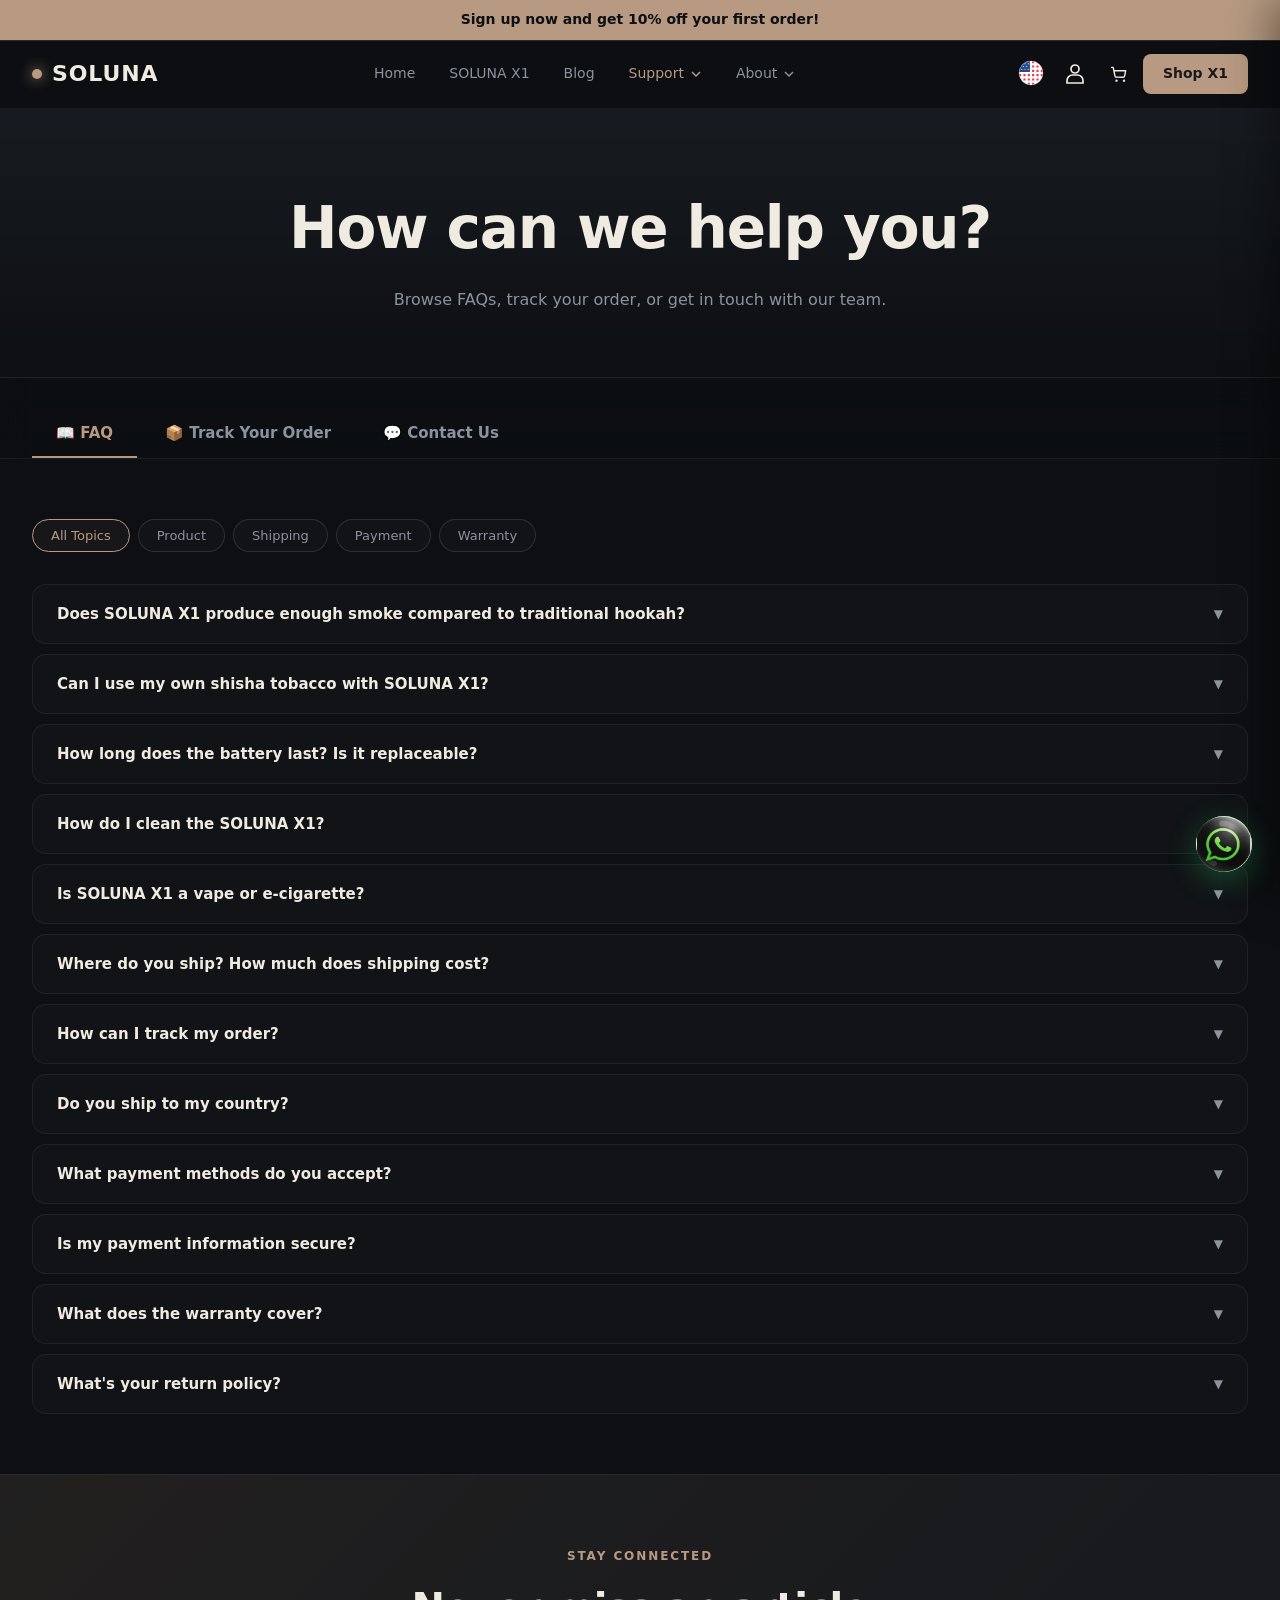
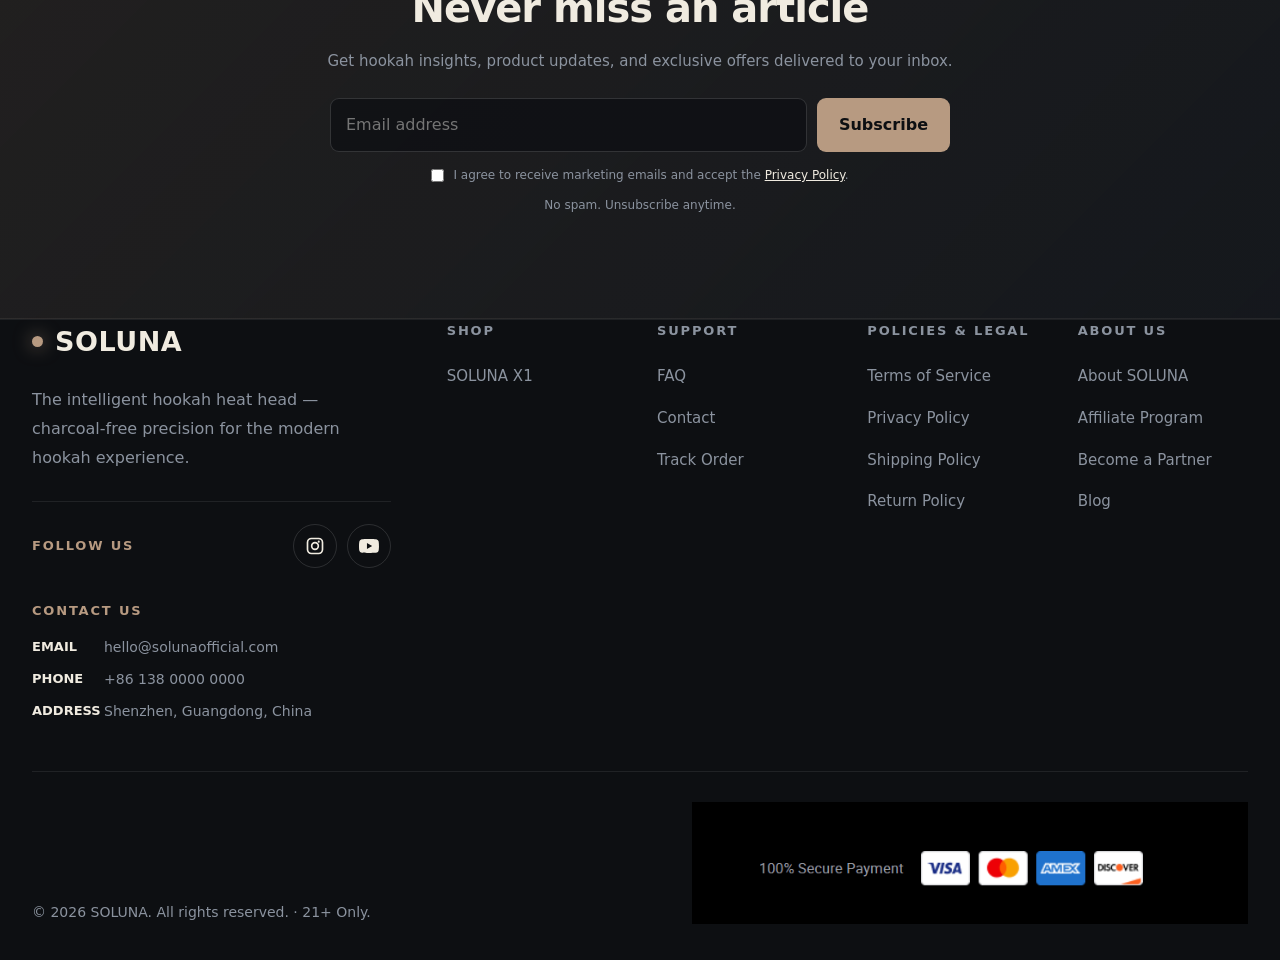
<file: support.html>
<!DOCTYPE html>
<html lang="en">
<head>
<meta charset="UTF-8">
<meta name="viewport" content="width=device-width, initial-scale=1.0">
<title>SOLUNA Support — FAQ, Track Order & Contact Us</title>
<meta name="description" content="Get help with your SOLUNA X1. Browse FAQs, track your order, or contact our support team.">
<link rel="canonical" href="https://laurenxie-mkt.github.io/soluna-blog/support.html">
<meta property="og:type" content="website">
<meta property="og:title" content="SOLUNA Support — FAQ, Track Order & Contact Us">
<meta property="og:description" content="Get help with your SOLUNA X1. Browse FAQs, track your order, or contact our support team.">
<meta property="og:url" content="https://laurenxie-mkt.github.io/soluna-blog/support.html">
<style>

:root {
  --ink: #0d0f12; --charcoal: #1a1e24; --ash: #2a3038; --mist: #8b939f;
  --cream: #f0ebe0; --gold: #b79a81; --gold-light: #b79a81;
  --gold-glow: rgba(183,154,129,.18); --red: #c0392b; --green: #27ae60;
  --max: 1280px; --radius: 14px;
}
* { margin:0; padding:0; box-sizing:border-box; }
html { scroll-behavior:smooth; }
body {
  font-family: 'Inter', 'Segoe UI', system-ui, -apple-system, sans-serif;
  background: var(--ink); color: var(--cream); line-height: 1.65; overflow-x: hidden;
}

/* ----- NAV ----- */
.navbar {
  position:sticky; top:0; z-index:100;
  backdrop-filter:blur(20px); -webkit-backdrop-filter:blur(20px);
  background:rgba(13,15,18,.78); border-bottom:1px solid rgba(255,255,255,.06);
}
.nav-inner {
  max-width:var(--max); margin:0 auto; padding:0 32px;
  display:flex; align-items:center; justify-content:space-between; height:68px; gap:20px;
}
.nav-logo { display:flex; align-items:center; gap:10px; font-weight:700; font-size:22px; letter-spacing:.04em; color:var(--cream); text-decoration:none; }
.nav-logo .dot { width:10px; height:10px; border-radius:50%; background:var(--gold); box-shadow:0 0 14px var(--gold-light); }
.nav-links { display:flex; gap:6px; align-items:center; }
.nav-links a { color:var(--mist); font-size:14px; padding:8px 14px; border-radius:8px; transition:.2s; text-decoration:none; }
.nav-links a:hover { color:var(--cream); background:rgba(255,255,255,.05); }
.nav-cta {
  padding:8px 20px; border-radius:8px; background:var(--gold); color:#1a1a1a;
  font-weight:600; font-size:14px; border:none; cursor:pointer; transition:.2s; text-decoration:none;
}
.nav-cta:hover { box-shadow:0 4px 20px var(--gold-glow); transform:translateY(-1px); }
.nav-hamburger { display:none; background:none; border:none; color:var(--cream); font-size:24px; cursor:pointer; }

/* ----- PAGE HERO ----- */
.page-hero {
  padding:60px 32px; text-align:center;
  background:linear-gradient(180deg, rgba(26,30,36,.6) 0%, var(--ink) 100%);
  border-bottom:1px solid rgba(255,255,255,.04);
}
.page-hero h1 { font-size:clamp(28px, 4vw, 44px); font-weight:700; letter-spacing:-.02em; margin-bottom:10px; }
.page-hero p { color:var(--mist); font-size:16px; }

/* ----- TAB NAVIGATION ----- */
.tab-nav {
  display:flex; gap:4px; max-width:var(--max); margin:0 auto; padding:32px 32px 0;
  border-bottom:1px solid rgba(255,255,255,.06); overflow-x:auto;
}
.tab-btn {
  padding:14px 24px; background:none; border:none; border-bottom:2px solid transparent;
  color:var(--mist); font-size:15px; font-weight:600; cursor:pointer;
  transition:.2s; font-family:inherit; white-space:nowrap;
}
.tab-btn:hover { color:var(--cream); }
.tab-btn.active { color:var(--gold); border-bottom-color:var(--gold); }

/* ----- TAB CONTENT ----- */
section { padding:60px 32px; }
.section-inner { max-width:var(--max); margin:0 auto; }
.tab-panel { display:none; }
.tab-panel.active { display:block; }

/* ===== FAQ ===== */
.faq-categories { display:flex; gap:8px; flex-wrap:wrap; margin-bottom:32px; }
.faq-cat {
  padding:8px 18px; border-radius:999px; border:1px solid rgba(255,255,255,.12);
  background:rgba(255,255,255,.02); color:var(--mist); font-size:13px;
  cursor:pointer; transition:.2s; font-family:inherit;
}
.faq-cat:hover, .faq-cat.active { border-color:var(--gold); color:var(--gold-light); background:rgba(183,154,129,.06); }

.faq-list { display:grid; gap:10px; }
.faq-item {
  background:rgba(255,255,255,.02); border:1px solid rgba(255,255,255,.06);
  border-radius:var(--radius); overflow:hidden;
}
.faq-q {
  width:100%; padding:20px 24px; background:none; border:none;
  color:var(--cream); font-size:15px; font-weight:600; text-align:left;
  cursor:pointer; display:flex; justify-content:space-between; align-items:center;
  font-family:inherit; transition:.2s;
}
.faq-q:hover { background:rgba(255,255,255,.02); }
.faq-q .faq-arrow { font-size:12px; transition:.3s; color:var(--mist); }
.faq-q.open .faq-arrow { transform:rotate(180deg); color:var(--gold); }
.faq-a {
  max-height:0; overflow:hidden; transition:max-height .35s ease, padding .35s ease;
  padding:0 24px; font-size:14px; color:var(--mist); line-height:1.75;
}
.faq-a.open { max-height:500px; padding:0 24px 20px; }
.faq-a a { color:var(--gold-light); }

/* ===== TRACK ORDER ===== */
.track-card {
  max-width:560px; margin:0 auto;
  background:rgba(255,255,255,.02); border:1px solid rgba(255,255,255,.08);
  border-radius:var(--radius); padding:36px;
}
.track-card label { display:block; font-size:13px; color:var(--mist); margin-bottom:6px; text-transform:uppercase; letter-spacing:.06em; font-weight:600; }
.track-card input {
  width:100%; padding:14px 16px; margin-bottom:20px;
  background:rgba(255,255,255,.03); border:1px solid rgba(255,255,255,.1);
  border-radius:10px; color:var(--cream); font-size:15px; outline:none; font-family:inherit;
  transition:.2s;
}
.track-card input:focus { border-color:var(--gold); }
.track-result {
  margin-top:20px; padding:20px; border-radius:10px;
  background:rgba(39,174,96,.08); border:1px solid rgba(39,174,96,.2);
  display:none;
}
.track-result.show { display:block; }
.track-result h4 { color:var(--green); margin-bottom:8px; }
.track-result p { font-size:14px; color:var(--mist); margin-bottom:4px; }
.track-steps { display:flex; gap:0; margin-top:16px; }
.track-step {
  flex:1; text-align:center; position:relative; padding:0 8px;
}
.track-step .ts-dot {
  width:14px; height:14px; border-radius:50%; margin:0 auto 8px;
  background:var(--ash); border:2px solid rgba(255,255,255,.1);
}
.track-step.done .ts-dot { background:var(--green); border-color:var(--green); }
.track-step.current .ts-dot { background:var(--gold); border-color:var(--gold); box-shadow:0 0 10px var(--gold-glow); }
.track-step .ts-label { font-size:10px; color:var(--mist); text-transform:uppercase; letter-spacing:.04em; }
.track-step.done .ts-label, .track-step.current .ts-label { color:var(--cream); }

/* ===== CONTACT US ===== */
.contact-grid { display:grid; grid-template-columns:1fr 1fr; gap:32px; }
.contact-form-card {
  background:rgba(255,255,255,.02); border:1px solid rgba(255,255,255,.08);
  border-radius:var(--radius); padding:36px;
}
.contact-form-card label { display:block; font-size:12px; color:var(--mist); margin-bottom:4px; text-transform:uppercase; letter-spacing:.06em; font-weight:600; }
.contact-form-card input, .contact-form-card select, .contact-form-card textarea {
  width:100%; padding:12px 16px; margin-bottom:18px;
  background:rgba(255,255,255,.03); border:1px solid rgba(255,255,255,.1);
  border-radius:10px; color:var(--cream); font-size:14px; outline:none; font-family:inherit;
  transition:.2s; resize:vertical;
}
.contact-form-card input:focus, .contact-form-card select:focus, .contact-form-card textarea:focus { border-color:var(--gold); }
.contact-form-card select option { background:var(--charcoal); color:var(--cream); }

.contact-info-card {
  display:flex; flex-direction:column; gap:20px;
}
.contact-info-item {
  padding:24px; background:rgba(255,255,255,.02); border:1px solid rgba(255,255,255,.06);
  border-radius:var(--radius); display:flex; gap:16px; align-items:flex-start;
}
.ci-icon { font-size:28px; flex-shrink:0; }
.contact-info-item h4 { font-size:15px; margin-bottom:4px; }
.contact-info-item p { font-size:13px; color:var(--mist); line-height:1.6; }
.contact-info-item a { color:var(--gold-light); text-decoration:none; }
.contact-info-item a:hover { text-decoration:underline; }

/* Live chat card */
.live-chat-card {
  margin-top:20px; padding:28px; text-align:center;
  background:linear-gradient(135deg, rgba(183,154,129,.08), rgba(183,154,129,.02));
  border:1px solid rgba(183,154,129,.2); border-radius:var(--radius);
}
.live-chat-card h4 { margin-bottom:8px; }
.live-chat-card p { font-size:13px; color:var(--mist); margin-bottom:16px; }

/* ----- BUTTONS ----- */
.btn-primary {
  display:inline-flex; align-items:center; gap:8px;
  padding:14px 32px; border-radius:10px;
  background:linear-gradient(135deg, var(--gold), var(--gold-light));
  color:#1a1a1a; font-weight:700; font-size:15px; border:none; cursor:pointer; transition:.2s; text-decoration:none; font-family:inherit;
}
.btn-primary:hover { box-shadow:0 8px 30px var(--gold-glow); transform:translateY(-2px); }

/* ----- FOOTER ----- */
footer { padding:60px 32px 40px; border-top:1px solid rgba(255,255,255,.06); background:var(--ink); }
.footer-inner { max-width:var(--max); margin:0 auto; display:grid; grid-template-columns:2fr repeat(4, 1fr); gap:32px; }
.footer-brand .flogo { font-size:22px; font-weight:700; margin-bottom:10px; display:flex; align-items:center; gap:8px; }
.footer-brand p { color:var(--mist); font-size:14px; line-height:1.7; }
.footer-col h4 { font-size:13px; text-transform:uppercase; letter-spacing:.1em; color:var(--mist); margin-bottom:16px; }
.footer-col a { display:block; color:var(--mist); font-size:14px; padding:5px 0; text-decoration:none; transition:.2s; }
.footer-col a:hover { color:var(--cream); }
.footer-bottom {
  max-width:var(--max); margin:40px auto 0; padding-top:24px;
  border-top:1px solid rgba(255,255,255,.06); display:flex; justify-content:space-between;
  flex-wrap:wrap; gap:12px; font-size:13px; color:var(--mist);
}
.footer-social { display:flex; gap:14px; }
.footer-social a { color:var(--mist); font-size:18px; transition:.2s; text-decoration:none; }
.footer-social a:hover { color:var(--cream); }

/* WhatsApp float */
.whatsapp-float {
  position:fixed; bottom:28px; right:28px; z-index:200;
  width:56px; height:56px; border-radius:50%; background:#25D366;
  display:flex; align-items:center; justify-content:center;
  font-size:28px; color:#fff; box-shadow:0 8px 30px rgba(37,211,102,.3);
  cursor:pointer; transition:.3s; text-decoration:none;
}
.whatsapp-float:hover { transform:scale(1.1); }

/* Toast */
.toast {
  position:fixed; bottom:100px; left:50%; transform:translateX(-50%);
  padding:12px 24px; background:var(--charcoal); color:var(--cream);
  border:1px solid rgba(255,255,255,.15); border-radius:24px;
  font-size:14px; z-index:9999; pointer-events:none;
  animation:fadeUp .3s ease; font-family:Inter,sans-serif;
}
@keyframes fadeUp { from { opacity:0; transform:translateX(-50%) translateY(10px); } to { opacity:1; transform:translateX(-50%) translateY(0); } }

@media (max-width:768px) {
  .nav-links { display:none; }
  .nav-hamburger { display:block; }
  section { padding:40px 16px; }
  .contact-grid { grid-template-columns:1fr; }
  .tab-nav { padding:20px 16px 0; }
  .tab-btn { padding:12px 16px; font-size:13px; }
  .footer-inner { grid-template-columns:1fr 1fr; }
}
@media (max-width:480px) {
  .footer-inner { grid-template-columns:1fr; }
}

.tab-panel { scroll-margin-top:calc(var(--announcement-height) + 84px); }

/* ===== SHARED SITE SHELL 鈥?sourced from the approved About page ===== */

:root {
  --ink: #0d0f12; --charcoal: #1a1e24; --ash: #2a3038; --mist: #8b939f;
  --cream: #f0ebe0; --pantone-2312-c: #b79a81; --gold: #b79a81; --gold-light: #b79a81;
  --gold-glow: rgba(183,154,129,.18); --red: #c0392b; --green: #27ae60;
  --max: 1280px; --radius: 14px; --announcement-height: 40px;
}
* { margin:0; padding:0; box-sizing:border-box; }
html { scroll-behavior:smooth; }
.sr-only { position:absolute; width:1px; height:1px; padding:0; margin:-1px; overflow:hidden; clip:rect(0,0,0,0); white-space:nowrap; border:0; }
:where(a,button,input,select,textarea):focus-visible { outline:2px solid var(--pantone-2312-c); outline-offset:3px; }
body {
  font-family: 'Inter', 'Segoe UI', system-ui, -apple-system, sans-serif;
  background: var(--ink); color: var(--cream); line-height: 1.65; overflow-x: hidden;
}

/* ----- ANNOUNCEMENT + NAV ----- */
.announcement-bar {
  position:sticky; top:0; z-index:110; height:var(--announcement-height);
  padding:0 20px; display:grid; place-items:center; background:var(--pantone-2312-c);
  color:var(--ink); box-shadow:0 1px 0 rgba(255,255,255,.12);
}
.announcement-bar button {
  width:100%; height:100%; border:0; background:transparent; color:inherit;
  font:inherit; font-size:14px; font-weight:650; cursor:pointer; text-align:center;
}
.announcement-bar strong { font-weight:850; }
.announcement-bar button:hover { text-decoration:underline; text-underline-offset:3px; }
.announcement-bar button:focus-visible { outline:2px solid var(--ink); outline-offset:-4px; }
.navbar {
  position:sticky; top:var(--announcement-height); z-index:100;
  backdrop-filter:blur(20px); -webkit-backdrop-filter:blur(20px);
  background:rgba(13,15,18,.78); border-bottom:1px solid rgba(255,255,255,.06);
}
.nav-inner {
  max-width:var(--max); margin:0 auto; padding:0 32px;
  display:flex; align-items:center; justify-content:space-between; height:68px; gap:20px;
}
.nav-logo { display:flex; align-items:center; gap:10px; font-weight:700; font-size:22px; letter-spacing:.04em; color:var(--cream); text-decoration:none; }
.nav-logo .dot { width:10px; height:10px; border-radius:50%; background:var(--gold); box-shadow:0 0 14px var(--gold-light); }
.nav-links { display:flex; gap:6px; align-items:center; }
.nav-links a { color:var(--mist); font-size:14px; padding:8px 14px; border-radius:8px; transition:.2s; text-decoration:none; }
.nav-links a:hover { color:var(--cream); background:rgba(255,255,255,.05); }
.nav-dropdown { position:relative; }
.nav-dropdown-trigger { display:flex; align-items:center; gap:6px; padding:8px 14px; border:0; border-radius:8px; background:transparent; color:var(--mist); font:inherit; font-size:14px; cursor:pointer; transition:.2s; }
.nav-dropdown-trigger:hover, .nav-dropdown:focus-within .nav-dropdown-trigger { color:var(--cream); background:rgba(255,255,255,.05); }
.nav-dropdown-trigger svg { width:12px; height:12px; transition:transform .2s; }
.nav-dropdown:hover .nav-dropdown-trigger svg, .nav-dropdown:focus-within .nav-dropdown-trigger svg { transform:rotate(180deg); }
.nav-dropdown-menu { position:absolute; top:calc(100% + 10px); left:0; min-width:190px; padding:8px; background:rgba(23,27,32,.98); border:1px solid rgba(255,255,255,.1); border-radius:12px; box-shadow:0 18px 50px rgba(0,0,0,.42); opacity:0; visibility:hidden; transform:translateY(-6px); transition:opacity .18s, transform .18s, visibility .18s; }
.nav-dropdown-menu::before { content:''; position:absolute; left:0; right:0; top:-12px; height:12px; }
.nav-dropdown:hover .nav-dropdown-menu, .nav-dropdown:focus-within .nav-dropdown-menu { opacity:1; visibility:visible; transform:translateY(0); }
.nav-dropdown-menu a { display:block; padding:10px 12px; color:var(--cream); white-space:nowrap; }
.nav-dropdown-menu a:hover { color:var(--gold-light); background:rgba(183,154,129,.08); }
.nav-cta {
  padding:8px 20px; border-radius:8px; background:var(--gold); color:#1a1a1a;
  font-weight:600; font-size:14px; border:none; cursor:pointer; transition:.2s; text-decoration:none;
}
.nav-cta:hover { box-shadow:0 4px 20px var(--gold-glow); transform:translateY(-1px); }
.nav-hamburger { display:none; background:none; border:none; color:var(--cream); font-size:24px; cursor:pointer; }
.nav-cart-btn {
  position:relative; background:none; border:none; color:var(--cream); font-size:20px;
  cursor:pointer; padding:6px 10px; border-radius:8px; transition:.2s;
}
.nav-cart-btn:hover { background:rgba(255,255,255,.05); }
.nav-actions { display:flex; align-items:center; gap:4px; }
.nav-icon-btn { width:40px; height:40px; display:inline-flex; align-items:center; justify-content:center; position:relative; border:0; border-radius:10px; background:transparent; color:var(--cream); cursor:pointer; transition:.2s; }
.nav-icon-btn:hover { background:rgba(255,255,255,.06); color:var(--gold-light); }
.nav-icon-btn svg { width:24px; height:24px; stroke:currentColor; }
.language-flag { width:26px; height:26px; display:block; border-radius:50%; }
.language-menu { right:0; left:auto; min-width:150px; }
.language-menu button { width:100%; padding:10px 12px; border:0; border-radius:8px; background:transparent; color:var(--cream); text-align:left; cursor:pointer; font:inherit; font-size:13px; }
.language-menu button:hover { color:var(--gold-light); background:rgba(183,154,129,.08); }
.nav-cart-badge {
  position:absolute; top:-2px; right:-2px;
  background:var(--gold); color:#1a1a1a; font-size:10px; font-weight:700;
  width:18px; height:18px; border-radius:50%; display:flex; align-items:center; justify-content:center;
  display:none;
}
.nav-cart-badge.has-items { display:flex; }

/* ----- PAGE HERO ----- */
.page-hero {
  padding:60px 32px; text-align:center;
  background:linear-gradient(180deg, rgba(26,30,36,.6) 0%, var(--ink) 100%);
  border-bottom:1px solid rgba(255,255,255,.04);
}
.page-hero h1 { font-size:clamp(28px, 4vw, 44px); font-weight:700; letter-spacing:-.02em; margin-bottom:10px; }
.page-hero p { color:var(--mist); font-size:16px; }

/* ----- TAB NAVIGATION ----- */
.tab-nav {
  display:flex; gap:4px; max-width:var(--max); margin:0 auto; padding:32px 32px 0;
  border-bottom:1px solid rgba(255,255,255,.06); overflow-x:auto;
}
.tab-btn {
  padding:14px 24px; background:none; border:none; border-bottom:2px solid transparent;
  color:var(--mist); font-size:15px; font-weight:600; cursor:pointer;
  transition:.2s; font-family:inherit; white-space:nowrap;
}
.tab-btn:hover { color:var(--cream); }
.tab-btn.active { color:var(--gold); border-bottom-color:var(--gold); }

/* ----- CONTENT ----- */
section { padding:60px 32px; }
.section-inner { max-width:var(--max); margin:0 auto; }
.tab-panel { display:none; }
.tab-panel.active { display:block; }

/* ===== ABOUT SOLUNA ===== */
.about-hero-grid { display:grid; grid-template-columns:minmax(0,1fr) minmax(0,1fr); gap:48px; align-items:center; margin-bottom:48px; }
.about-hero-img {
  aspect-ratio:1/1; border-radius:var(--radius); overflow:hidden;
  position:relative; display:flex; align-items:center; justify-content:center;
  background:linear-gradient(135deg, var(--charcoal) 0%, var(--ash) 100%);
}
.about-hero-img img {
  width:100%; height:100%; object-fit:cover; display:block;
  position:relative; z-index:1;
}
.about-hero-text h2 { font-size:30px; line-height:1.25; margin-bottom:16px; letter-spacing:-.01em; }
.about-hero-text p { font-size:15px; color:var(--mist); line-height:1.8; margin-bottom:12px; }
.about-hero-text { min-width:0; overflow-wrap:anywhere; }

/* Mission / Values / Story */
.mission-grid { display:grid; grid-template-columns:repeat(3, 1fr); gap:20px; margin-top:32px; }
.mission-card {
  padding:28px; background:rgba(255,255,255,.02); border:1px solid rgba(255,255,255,.06);
  border-radius:var(--radius); text-align:center; transition:.2s;
}
.mission-card:hover { border-color:rgba(183,154,129,.2); }
.mission-card .mc-icon { font-size:40px; margin-bottom:14px; }
.mission-card h4 { font-size:17px; margin-bottom:8px; }
.mission-card p { font-size:14px; color:var(--mist); line-height:1.6; }

/* Timeline style */
.timeline { margin:32px 0; }
.tl-item { display:flex; gap:20px; margin-bottom:24px; }
.tl-year {
  flex-shrink:0; width:72px; font-size:20px; font-weight:800; color:var(--gold);
  padding-top:4px; text-align:right;
}
.tl-content { flex:1; padding:18px 20px; background:rgba(255,255,255,.02); border:1px solid rgba(255,255,255,.06); border-radius:var(--radius); }
.tl-content h4 { font-size:16px; margin-bottom:4px; }
.tl-content p { font-size:14px; color:var(--mist); }

/* Stats row */
.stats-row { display:grid; grid-template-columns:repeat(4, 1fr); gap:16px; margin-top:32px; }
.stat-item {
  text-align:center; padding:24px 12px; background:rgba(255,255,255,.02);
  border:1px solid rgba(255,255,255,.06); border-radius:var(--radius);
}
.stat-value { font-size:32px; font-weight:800; color:var(--gold-light); }
.stat-label { font-size:12px; color:var(--mist); text-transform:uppercase; letter-spacing:.06em; margin-top:4px; }

/* ===== AFFILIATE PROGRAM ===== */
.affiliate-hero {
  display:grid; grid-template-columns:1fr 1fr; gap:40px; align-items:center;
  padding:40px; background:linear-gradient(135deg, rgba(183,154,129,.06), rgba(183,154,129,.01));
  border:1px solid rgba(183,154,129,.15); border-radius:var(--radius); margin-bottom:40px;
}
.affiliate-hero-text h2 { font-size:28px; line-height:1.2; margin-bottom:12px; }
.affiliate-hero-text p { font-size:15px; color:var(--mist); line-height:1.7; }
.affiliate-hero-stat { text-align:center; }
.affiliate-hero-stat .big-num { font-size:64px; font-weight:800; color:var(--gold-light); line-height:1; }
.affiliate-hero-stat p { color:var(--mist); font-size:14px; margin-top:8px; }

/* Commission tiers */
.commission-tiers { display:grid; grid-template-columns:repeat(3, 1fr); gap:16px; margin:24px 0; }
.tier-card {
  padding:28px 20px; text-align:center; background:rgba(255,255,255,.02);
  border:1px solid rgba(255,255,255,.08); border-radius:var(--radius); transition:.2s;
}
.tier-card.featured { border-color:rgba(183,154,129,.3); background:rgba(183,154,129,.04); }
.tier-card .tier-pct { font-size:36px; font-weight:800; color:var(--gold-light); }
.tier-card .tier-name { font-size:14px; color:var(--mist); margin:6px 0; }
.tier-card .tier-desc { font-size:13px; color:var(--mist); line-height:1.5; }

/* How it works steps */
.affiliate-steps { display:grid; grid-template-columns:repeat(4, 1fr); gap:16px; margin:24px 0; }
.af-step {
  text-align:center; padding:24px 16px; background:rgba(255,255,255,.02);
  border:1px solid rgba(255,255,255,.06); border-radius:var(--radius); position:relative;
}
.af-step .af-num {
  width:40px; height:40px; border-radius:50%; background:linear-gradient(135deg, var(--gold), var(--gold-light));
  color:#1a1a1a; font-weight:800; font-size:18px; display:flex; align-items:center; justify-content:center;
  margin:0 auto 10px;
}
.af-step h4 { font-size:14px; margin-bottom:4px; }
.af-step p { font-size:12px; color:var(--mist); line-height:1.5; }

/* ===== BECOME A PARTNER ===== */
.partner-options { display:grid; grid-template-columns:repeat(3, 1fr); gap:20px; margin:32px 0; }
.partner-card {
  padding:32px 24px; text-align:center; background:rgba(255,255,255,.02);
  border:1px solid rgba(255,255,255,.08); border-radius:var(--radius); transition:.2s;
}
.partner-card:hover { border-color:rgba(183,154,129,.25); transform:translateY(-4px); }
.partner-card .pc-icon { font-size:44px; margin-bottom:14px; }
.partner-card h4 { font-size:18px; margin-bottom:8px; }
.partner-card p { font-size:14px; color:var(--mist); line-height:1.6; margin-bottom:6px; }
.partner-card .pc-benefits { list-style:none; margin-top:14px; text-align:left; }
.partner-card .pc-benefits li {
  font-size:13px; color:var(--mist); padding:4px 0; display:flex; align-items:center; gap:8px;
}
.partner-card .pc-benefits li::before { content:'✓'; color:var(--green); font-weight:700; }

/* Partner form */
.partner-form-card {
  max-width:640px; margin:0 auto; padding:36px;
  background:rgba(255,255,255,.02); border:1px solid rgba(255,255,255,.08);
  border-radius:var(--radius);
}
.partner-form-card label { display:block; font-size:12px; color:var(--mist); margin-bottom:4px; text-transform:uppercase; letter-spacing:.06em; font-weight:600; }
.partner-form-card input, .partner-form-card select, .partner-form-card textarea {
  width:100%; padding:12px 16px; margin-bottom:16px;
  background:rgba(255,255,255,.03); border:1px solid rgba(255,255,255,.1);
  border-radius:10px; color:var(--cream); font-size:14px; outline:none; font-family:inherit;
  transition:.2s; resize:vertical;
}
.partner-form-card input:focus, .partner-form-card select:focus, .partner-form-card textarea:focus { border-color:var(--gold); }
.partner-form-card select option { background:var(--charcoal); color:var(--cream); }

/* ----- BUTTONS ----- */
.btn-primary {
  display:inline-flex; align-items:center; gap:8px;
  padding:14px 32px; border-radius:10px;
  background:linear-gradient(135deg, var(--gold), var(--gold-light));
  color:#1a1a1a; font-weight:700; font-size:15px; border:none; cursor:pointer; transition:.2s; text-decoration:none; font-family:inherit;
}
.btn-primary:hover { box-shadow:0 8px 30px var(--gold-glow); transform:translateY(-2px); }
.btn-secondary {
  display:inline-flex; align-items:center; gap:8px;
  padding:14px 32px; border-radius:10px;
  background:transparent; border:1px solid rgba(255,255,255,.2);
  color:var(--cream); font-weight:600; font-size:15px; cursor:pointer; transition:.2s; text-decoration:none; font-family:inherit;
}
.btn-secondary:hover { border-color:var(--pantone-2312-c); background:rgba(183,154,129,.09); }

/* Toast */
.toast {
  position:fixed; bottom:100px; left:50%; transform:translateX(-50%);
  padding:12px 24px; background:var(--charcoal); color:var(--cream);
  border:1px solid rgba(255,255,255,.15); border-radius:24px;
  font-size:14px; z-index:9999; pointer-events:none;
  animation:fadeUp .3s ease; font-family:Inter,sans-serif;
}
@keyframes fadeUp { from { opacity:0; transform:translateX(-50%) translateY(10px); } to { opacity:1; transform:translateX(-50%) translateY(0); } }

/* ----- UNIFIED ABOUT CONTENT ----- */
.page-hero { padding:72px 32px 64px; background:linear-gradient(180deg, rgba(26,30,36,.78), var(--ink)); }
.page-hero h1 { font-size:clamp(34px,5vw,58px); }
.tab-nav { top:calc(var(--announcement-height) + 68px); z-index:80; background:rgba(13,15,18,.92); backdrop-filter:blur(16px); }
.tab-btn { border-bottom-width:2px; }
.tab-btn.active { color:var(--pantone-2312-c); border-color:var(--pantone-2312-c); }
.about-hero-img { min-height:440px; background:linear-gradient(145deg,#f7f7f5,#e4e2de); }
.about-hero-img img { width:100%; height:100%; object-fit:contain; }
.mission-card,.value-card,.tier-card,.partner-card,.partner-form-card,.step-card { border-color:rgba(255,255,255,.075); }
.mission-card:hover,.value-card:hover,.tier-card:hover,.partner-card:hover { border-color:rgba(183,154,129,.3); }
.btn-primary { background:var(--pantone-2312-c); }
.btn-secondary { border-color:var(--pantone-2312-c); color:var(--pantone-2312-c); }
.btn-secondary:hover { background:rgba(183,154,129,.09); }
@media (prefers-reduced-motion:reduce) { *,*::before,*::after { scroll-behavior:auto!important; transition-duration:.01ms!important; animation-duration:.01ms!important; } }

/* ----- NEWSLETTER ----- */
.newsletter {
  padding:72px 32px; border-top:1px solid rgba(255,255,255,.06);
  border-bottom:1px solid rgba(255,255,255,.06);
  background:linear-gradient(135deg, rgba(183,154,129,.12), rgba(26,30,36,.58));
}
.newsletter-inner { max-width:720px; margin:0 auto; text-align:center; }
.newsletter-eyebrow { color:var(--pantone-2312-c); font-size:12px; font-weight:800; letter-spacing:.16em; }
.newsletter h2 { margin:8px 0; font-size:clamp(28px,4vw,40px); letter-spacing:-.025em; }
.newsletter-copy { color:var(--mist); font-size:15px; }
.newsletter-form { margin:24px auto 0; max-width:620px; }
.newsletter-row { display:grid; grid-template-columns:1fr auto; gap:10px; }
.newsletter-row input {
  width:100%; min-height:48px; padding:13px 15px; border:1px solid rgba(255,255,255,.14);
  border-radius:9px; background:rgba(13,15,18,.72); color:var(--cream); font:inherit;
}
.newsletter-row input:focus { outline:2px solid var(--pantone-2312-c); outline-offset:2px; }
.newsletter-row button {
  min-height:48px; padding:12px 22px; border:0; border-radius:9px;
  background:var(--pantone-2312-c); color:var(--ink); font:inherit; font-weight:800; cursor:pointer;
}
.newsletter-consent { display:flex; justify-content:center; align-items:flex-start; gap:9px; margin-top:14px; color:var(--mist); font-size:12px; text-align:left; }
.newsletter-consent input { margin-top:3px; accent-color:var(--pantone-2312-c); }
.newsletter-consent a { color:var(--cream); }
.newsletter-note,.newsletter-status { margin-top:10px; color:var(--mist); font-size:12px; }
.newsletter-status { min-height:20px; color:var(--cream); }

/* ----- FOOTER ----- */
footer { padding:60px 32px 40px; border-top:1px solid rgba(255,255,255,.06); background:var(--ink); }
.footer-inner { max-width:var(--max); margin:0 auto; display:grid; grid-template-columns:2fr repeat(4, 1fr); gap:32px; }
.footer-brand .flogo { font-size:22px; font-weight:700; margin-bottom:10px; display:flex; align-items:center; gap:8px; }
.footer-brand p { color:var(--mist); font-size:14px; line-height:1.7; }
.footer-col h4 { font-size:13px; text-transform:uppercase; letter-spacing:.1em; color:var(--mist); margin-bottom:16px; }
.footer-col a { display:block; color:var(--mist); font-size:14px; padding:5px 0; text-decoration:none; transition:.2s; }
.footer-col a:hover { color:var(--cream); }
.footer-bottom {
  max-width:var(--max); margin:40px auto 0; padding-top:24px;
  border-top:1px solid rgba(255,255,255,.06); display:flex; justify-content:space-between;
  flex-wrap:wrap; gap:12px; font-size:13px; color:var(--mist);
}
.footer-utility {
  max-width:var(--max); margin:20px auto 0; padding-right:80px;
  display:flex; flex-direction:column; align-items:flex-end;
}
.secure-payment-lockup {
  position:relative; width:min(448px, calc(100% - 96px)); aspect-ratio:448 / 40;
  overflow:hidden;
}
.secure-payment-lockup img {
  position:absolute; width:152.68%; max-width:none; height:auto;
  left:-17.4%; top:-140%; display:block;
}
.footer-follow {
  width:min(448px, calc(100% - 96px)); margin-top:22px; padding-top:18px;
  border-top:1px solid rgba(255,255,255,.08); display:grid;
  grid-template-columns:1fr auto; gap:24px; align-items:center;
}
.footer-follow h4 {
  margin:0 0 5px; color:var(--pantone-2312-c); font-size:12px;
  font-weight:800; letter-spacing:.16em;
}
.footer-follow p { margin:0; color:var(--mist); font-size:13px; line-height:1.5; }
.footer-follow-icons { display:flex; align-items:center; gap:10px; }
.footer-follow-icons a {
  width:42px; height:42px; border:1px solid rgba(255,255,255,.12); border-radius:50%;
  color:var(--cream); display:grid; place-items:center; text-decoration:none; transition:.2s;
}
.footer-follow-icons a:hover, .footer-follow-icons a:focus-visible {
  border-color:var(--pantone-2312-c); color:var(--pantone-2312-c); transform:translateY(-2px);
}
.footer-follow-icons svg { width:20px; height:20px; fill:currentColor; }

/* WhatsApp float */
.whatsapp-float {
  position:fixed; bottom:28px; right:28px; z-index:200;
  width:56px; height:56px; border-radius:50%; background:#25D366;
  display:flex; align-items:center; justify-content:center;
  font-size:28px; color:#fff; box-shadow:0 8px 30px rgba(37,211,102,.3);
  cursor:pointer; transition:.3s; text-decoration:none;
}
.whatsapp-float:hover { transform:scale(1.1); }
.whatsapp-float img { width:100%; height:100%; object-fit:cover; border-radius:50%; display:block; }

/* Read more / expand btn */
.btn-expand {
  display:inline-flex; align-items:center; gap:6px;
  padding:10px 20px; border-radius:8px; border:1px solid var(--gold);
  background:transparent; color:var(--gold); font-weight:600; font-size:14px;
  cursor:pointer; transition:.2s; font-family:inherit;
}
.btn-expand:hover { background:rgba(183,154,129,.1); }

/* ===== CART SIDEBAR (compact) ===== */
.cart-overlay { position:fixed; inset:0; z-index:500; background:rgba(0,0,0,0.6); display:none; }
.cart-overlay.show { display:block; }
.cart-sidebar {
  position:fixed; top:0; right:0; z-index:501; width:420px; max-width:100vw; height:100vh;
  background:var(--charcoal); border-left:1px solid rgba(255,255,255,.08);
  display:flex; flex-direction:column; transform:translateX(100%);
  transition:transform .35s cubic-bezier(0.4,0,0.2,1); box-shadow:-10px 0 40px rgba(0,0,0,.4);
}
.cart-sidebar.show { transform:translateX(0); }
.cart-header { display:flex; align-items:center; justify-content:space-between; padding:20px 24px; border-bottom:1px solid rgba(255,255,255,.08); }
.cart-header h3 { font-size:20px; display:flex; align-items:center; gap:10px; }
.cart-close { background:none; border:none; color:var(--mist); font-size:24px; cursor:pointer; padding:4px 8px; }
.cart-items { flex:1; overflow-y:auto; padding:16px 24px; }
.cart-item { display:flex; gap:14px; padding:16px 0; border-bottom:1px solid rgba(255,255,255,.06); align-items:flex-start; }
.cart-item-img { width:72px; height:72px; border-radius:8px; background:var(--ash); display:flex; align-items:center; justify-content:center; font-size:32px; flex-shrink:0; }
.cart-item-info { flex:1; }
.cart-item-info h4 { font-size:15px; margin-bottom:4px; }
.cart-item-info .ci-price { color:var(--gold-light); font-weight:700; font-size:16px; }
.cart-qty-row { display:flex; align-items:center; gap:10px; margin-top:8px; }
.cart-qty-row button { width:28px; height:28px; border-radius:6px; border:1px solid rgba(255,255,255,.15); background:rgba(255,255,255,.03); color:var(--cream); cursor:pointer; font-size:16px; display:flex; align-items:center; justify-content:center; }
.cart-qty-row span { min-width:20px; text-align:center; font-weight:600; }
.cart-item-remove { color:var(--red); background:none; border:none; cursor:pointer; font-size:12px; margin-top:8px; }
.cart-empty { text-align:center; padding:60px 20px; color:var(--mist); }
.cart-footer { padding:20px 24px; border-top:1px solid rgba(255,255,255,.08); background:rgba(0,0,0,.2); }
.cart-total-row { display:flex; justify-content:space-between; align-items:center; padding:0 0 16px; font-size:17px; }
.cart-total-row .total-price { font-size:28px; font-weight:800; color:var(--gold-light); }
.cart-payment-grid { display:grid; grid-template-columns:1fr 1fr; gap:8px; }
.cart-payment-btn { display:flex; align-items:center; justify-content:center; gap:8px; padding:12px; border-radius:10px; font-size:14px; font-weight:600; cursor:pointer; border:none; transition:.2s; font-family:inherit; }
.cart-paypal { background:var(--pantone-2312-c); color:#1a1a1a; }
.cart-stripe { background:#635bff; color:#fff; }
.cart-whatsapp { background:#25D366; color:#fff; grid-column:1/-1; }
.cart-tax-note { font-size:11px; color:var(--mist); text-align:center; margin-top:10px; }
.register-overlay { position:fixed; inset:0; z-index:550; display:none; align-items:center; justify-content:center; padding:20px; background:rgba(0,0,0,.72); backdrop-filter:blur(8px); }
.register-overlay.show { display:flex; }
.register-card { width:min(420px,100%); padding:30px; border:1px solid rgba(255,255,255,.1); border-radius:16px; background:var(--charcoal); box-shadow:0 24px 70px rgba(0,0,0,.5); }
.register-card h2 { font-size:24px; margin-bottom:6px; }
.register-card p { color:var(--mist); font-size:14px; margin-bottom:20px; }
.register-card input { width:100%; margin-bottom:12px; padding:13px 14px; border:1px solid rgba(255,255,255,.12); border-radius:9px; background:rgba(255,255,255,.04); color:var(--cream); font:inherit; }
.register-actions { display:flex; gap:10px; margin-top:4px; }
.register-actions button { flex:1; padding:12px; border-radius:9px; border:1px solid rgba(255,255,255,.14); background:transparent; color:var(--cream); font-weight:700; cursor:pointer; }
.register-actions .register-submit { border-color:var(--gold); background:var(--gold); color:#181818; }

@media (max-width:1024px) {
  .about-hero-grid { grid-template-columns:1fr; }
  .about-hero-img { width:100%; min-width:0; min-height:0; }
  .affiliate-hero { grid-template-columns:1fr; }
  .commission-tiers, .partner-options { grid-template-columns:1fr; }
  .affiliate-steps { grid-template-columns:repeat(2, 1fr); }
  .stats-row { grid-template-columns:repeat(2, 1fr); }
  .mission-grid { grid-template-columns:1fr; }
}
@media (max-width:768px) {
  :root { --announcement-height:48px; }
  .announcement-bar { padding:0 14px; }
  .announcement-bar button { font-size:13px; line-height:1.25; }
  .nav-inner { padding:0 12px; gap:4px; }
  .nav-logo { font-size:19px; gap:7px; }
  .nav-logo .dot { width:8px; height:8px; }
  .nav-actions { margin-left:auto; gap:0; }
  .nav-icon-btn { width:36px; height:40px; }
  .language-flag { width:24px; height:24px; }
  .nav-cta { display:none; }
  .footer-utility { width:100%; padding-right:0; align-items:center; }
  .secure-payment-lockup { width:min(448px,100%); }
  .footer-follow { width:min(448px,100%); margin-bottom:56px; }
  .nav-links { display:none; }
  .nav-links.mobile-open {
    position:absolute; top:68px; left:0; right:0; display:flex; flex-direction:column; align-items:stretch;
    padding:14px 16px 18px; background:rgba(13,15,18,.98); border-bottom:1px solid rgba(255,255,255,.08);
    box-shadow:0 18px 38px rgba(0,0,0,.36);
  }
  .nav-links.mobile-open > a,.nav-links.mobile-open .nav-dropdown-trigger { width:100%; justify-content:space-between; padding:12px 14px; text-align:left; }
  .nav-links.mobile-open .nav-dropdown-menu { position:static; display:none; min-width:0; margin:2px 0 8px; opacity:1; visibility:visible; transform:none; box-shadow:none; }
  .nav-links.mobile-open .nav-dropdown:focus-within .nav-dropdown-menu { display:block; }
  .nav-hamburger { display:block; width:36px; height:40px; font-size:20px; }
  section { padding:40px 16px; }
  .newsletter { padding:52px 16px; }
  .newsletter-row { grid-template-columns:1fr; }
  .newsletter-row button { width:100%; }
  .tab-nav { padding:20px 16px 0; }
  .tab-nav { width:100%; max-width:100%; overscroll-behavior-inline:contain; }
  .tab-btn { padding:12px 16px; font-size:13px; }
  .affiliate-steps { grid-template-columns:1fr; }
  .footer-inner { grid-template-columns:1fr 1fr; }
}
@media (max-width:480px) {
  .nav-inner { padding:0 8px; }
  .nav-logo { font-size:18px; }
  .nav-icon-btn,.nav-hamburger { width:34px; }
  .footer-follow { grid-template-columns:1fr; gap:14px; }
  .stats-row { grid-template-columns:1fr 1fr; }
  .footer-inner { grid-template-columns:1fr; }
}

</style>
  <link rel="stylesheet" href="global-footer.css">
</head>
<body>

<!-- ===== SIGN-UP OFFER ===== -->
<div class="announcement-bar">
  <button type="button" onclick="openRegisterModal()" aria-label="Register now to get 10% off your first order">
    Sign up now and get <strong>10% off</strong> your first order!
  </button>
</div>

<!-- ===== NAVBAR ===== -->
<nav class="navbar">
  <div class="nav-inner">
    <a href="soluna-homepage.html#hero" class="nav-logo"><span class="dot"></span>SOLUNA</a>
    <div class="nav-links" id="primaryNav">
      <a href="soluna-homepage.html#hero">Home</a>
      <a href="soluna-x1.html">SOLUNA X1</a>
      <a href="blog.html#post2">Blog</a>
      <div class="nav-dropdown">
        <button class="nav-dropdown-trigger" type="button" style="color:var(--pantone-2312-c);">Support <svg viewBox="0 0 12 12" aria-hidden="true"><path d="m2 4 4 4 4-4" fill="none" stroke="currentColor" stroke-width="1.5"/></svg></button>
        <div class="nav-dropdown-menu"><a href="support.html#faq">FAQ</a><a href="support.html#contact">Contact</a><a href="support.html#track">Track Order</a></div>
      </div>
      <div class="nav-dropdown">
        <button class="nav-dropdown-trigger" type="button">About <svg viewBox="0 0 12 12" aria-hidden="true"><path d="m2 4 4 4 4-4" fill="none" stroke="currentColor" stroke-width="1.5"/></svg></button>
        <div class="nav-dropdown-menu"><a href="about.html#about">About SOLUNA</a><a href="about.html#affiliate">Affiliate Program</a><a href="about.html#partner">Become a Partner</a><a href="blog.html">Blog</a></div>
      </div>
    </div>
    <div class="nav-actions">
      <div class="nav-dropdown">
        <button class="nav-icon-btn" type="button" title="Language" aria-label="Choose language"><img class="language-flag" src="[data-uri]" alt="English"></button>
        <div class="nav-dropdown-menu language-menu"><button type="button" onclick="setLanguage('en')">English</button><button type="button" onclick="setLanguage('de')">Deutsch</button><button type="button" onclick="setLanguage('fr')">Français</button><button type="button" onclick="setLanguage('zh')">中文</button></div>
      </div>
      <button class="nav-icon-btn" type="button" onclick="openRegisterModal()" title="Register" aria-label="Register"><svg viewBox="0 0 24 24" fill="none" aria-hidden="true"><circle cx="12" cy="7" r="4" stroke-width="1.7"/><path d="M4 21v-2.4A5.6 5.6 0 0 1 9.6 13h4.8a5.6 5.6 0 0 1 5.6 5.6V21H4Z" stroke-width="1.7"/></svg></button>
      <button class="nav-icon-btn nav-cart-btn" onclick="openCart()" title="Cart" aria-label="Open cart"><svg viewBox="0 0 24 24" fill="none" aria-hidden="true"><path d="M3 4h2l2.1 10.2a2 2 0 0 0 2 1.6h7.7a2 2 0 0 0 2-1.6L20 8H6" stroke-width="1.7" stroke-linecap="round" stroke-linejoin="round"/><circle cx="9" cy="20" r="1.4" fill="currentColor" stroke="none"/><circle cx="18" cy="20" r="1.4" fill="currentColor" stroke="none"/></svg><span class="nav-cart-badge" id="navCartBadge">0</span></button>
      <a href="soluna-x1.html" class="nav-cta">Shop X1</a>
    </div>
    <button class="nav-hamburger" type="button" aria-controls="primaryNav" aria-expanded="false" aria-label="Open navigation" onclick="toggleNav(this)">☰</button>
  </div>
</nav>

<main id="main-content">
<!-- ===== PAGE HERO ===== -->
<section class="page-hero">
  <h1>How can we help you?</h1>
  <p>Browse FAQs, track your order, or get in touch with our team.</p>
</section>

<!-- ===== TAB NAVIGATION ===== -->
<div class="tab-nav">
  <button type="button" class="tab-btn active" onclick="switchTab('faq', this)">📖 FAQ</button>
  <button type="button" class="tab-btn" onclick="switchTab('track', this)">📦 Track Your Order</button>
  <button type="button" class="tab-btn" onclick="switchTab('contact', this)">💬 Contact Us</button>
</div>

<!-- ===== TAB: FAQ ===== -->
<section id="faq" class="tab-panel active">
  <div class="section-inner">
    <div class="faq-categories">
      <button type="button" class="faq-cat active" onclick="filterFaq('all', this)">All Topics</button>
      <button type="button" class="faq-cat" onclick="filterFaq('product', this)">Product</button>
      <button type="button" class="faq-cat" onclick="filterFaq('shipping', this)">Shipping</button>
      <button type="button" class="faq-cat" onclick="filterFaq('payment', this)">Payment</button>
      <button type="button" class="faq-cat" onclick="filterFaq('warranty', this)">Warranty</button>
    </div>

    <div class="faq-list">

      <!-- Product -->
      <div class="faq-item" data-faq-cat="product">
        <button type="button" class="faq-q" onclick="toggleFaq(this)"><span>Does SOLUNA X1 produce enough smoke compared to traditional hookah?</span><span class="faq-arrow">▼</span></button>
        <div class="faq-a"><p>SOLUNA X1 uses intelligent electric heating designed to deliver full clouds and more consistent flavor. Results vary by bowl preparation, tobacco style, temperature setting and use.</p></div>
      </div>
      <div class="faq-item" data-faq-cat="product">
        <button type="button" class="faq-q" onclick="toggleFaq(this)"><span>Can I use my own shisha tobacco with SOLUNA X1?</span><span class="faq-arrow">▼</span></button>
        <div class="faq-a"><p>SOLUNA X1 is designed for Dark and Blonde shisha tobacco. Use the included bowls and adapters as described in the manual, and confirm compatibility before use.</p></div>
      </div>
      <div class="faq-item" data-faq-cat="product">
        <button type="button" class="faq-q" onclick="toggleFaq(this)"><span>How long does the battery last? Is it replaceable?</span><span class="faq-arrow">▼</span></button>
        <div class="faq-a"><p>The removable 20,000mAh battery provides approximately 3 hours of reference runtime. Actual runtime varies by heat setting and use. Contact Support for current spare-battery availability.</p></div>
      </div>
      <div class="faq-item" data-faq-cat="product">
        <button type="button" class="faq-q" onclick="toggleFaq(this)"><span>How do I clean the SOLUNA X1?</span><span class="faq-arrow">▼</span></button>
        <div class="faq-a"><p>Switch off the device and allow it to cool completely. Clean approved removable components according to the SOLUNA manual. Keep liquid away from electronic components and never immerse the main unit or battery.</p></div>
      </div>
      <div class="faq-item" data-faq-cat="product">
        <button type="button" class="faq-q" onclick="toggleFaq(this)"><span>Is SOLUNA X1 a vape or e-cigarette?</span><span class="faq-arrow">▼</span></button>
        <div class="faq-a"><p>No. SOLUNA X1 heats real hookah molasses (shisha tobacco) — not e-liquid or nicotine salts. It's the authentic hookah experience with the same tobacco you're used to, just heated electrically instead of with charcoal.</p></div>
      </div>

      <!-- Shipping -->
      <div class="faq-item" data-faq-cat="shipping">
        <button type="button" class="faq-q" onclick="toggleFaq(this)"><span>Where do you ship? How much does shipping cost?</span><span class="faq-arrow">▼</span></button>
        <div class="faq-a"><p>We ship worldwide. Shipping is <strong>free</strong> on all orders. Delivery typically takes 5–12 business days depending on your location. Express shipping options are available at checkout for faster delivery.</p></div>
      </div>
      <div class="faq-item" data-faq-cat="shipping">
        <button type="button" class="faq-q" onclick="toggleFaq(this)"><span>How can I track my order?</span><span class="faq-arrow">▼</span></button>
        <div class="faq-a"><p>Once your order ships, you'll receive a confirmation email with a tracking number. You can also track your order anytime on the <a href="support.html#track" onclick="switchTab('track', document.querySelectorAll('.tab-btn')[1])">Track Your Order</a> tab above.</p></div>
      </div>
      <div class="faq-item" data-faq-cat="shipping">
        <button type="button" class="faq-q" onclick="toggleFaq(this)"><span>Do you ship to my country?</span><span class="faq-arrow">▼</span></button>
        <div class="faq-a"><p>SOLUNA ships to most countries worldwide. If you're unsure, contact us with your location and we'll confirm availability. Please note that some countries may have import restrictions on hookah-related products.</p></div>
      </div>

      <!-- Payment -->
      <div class="faq-item" data-faq-cat="payment">
        <button type="button" class="faq-q" onclick="toggleFaq(this)"><span>What payment methods do you accept?</span><span class="faq-arrow">▼</span></button>
        <div class="faq-a"><p>We accept PayPal, all major credit/debit cards (via Stripe), and WhatsApp ordering with bank transfer. All payments are processed securely with SSL encryption.</p></div>
      </div>
      <div class="faq-item" data-faq-cat="payment">
        <button type="button" class="faq-q" onclick="toggleFaq(this)"><span>Is my payment information secure?</span><span class="faq-arrow">▼</span></button>
        <div class="faq-a"><p>Yes. We use industry-standard SSL encryption and never store your full credit card details. All payments are processed through PayPal or Stripe — two of the world's most trusted payment gateways.</p></div>
      </div>

      <!-- Warranty -->
      <div class="faq-item" data-faq-cat="warranty">
        <button type="button" class="faq-q" onclick="toggleFaq(this)"><span>What does the warranty cover?</span><span class="faq-arrow">▼</span></button>
        <div class="faq-a"><p>Every SOLUNA X1 comes with a <strong>1-year limited warranty</strong> covering manufacturing defects and hardware malfunctions. This does not cover damage from misuse, unauthorized modifications, or normal wear and tear. Extended warranty plans are available. See our <a href="information.html">Warranty page</a> for full details.</p></div>
      </div>
      <div class="faq-item" data-faq-cat="warranty">
        <button type="button" class="faq-q" onclick="toggleFaq(this)"><span>What's your return policy?</span><span class="faq-arrow">▼</span></button>
        <div class="faq-a"><p>We offer a <strong>30-day money-back guarantee</strong>. If you're not satisfied with your SOLUNA X1 for any reason, you can return it within 30 days of delivery for a full refund. The device must be in its original condition with all accessories. See our <a href="information.html#returns">Return Policy</a> for details.</p></div>
      </div>
    </div>
  </div>
</section>

<!-- ===== TAB: TRACK ORDER ===== -->
<section id="track" class="tab-panel">
  <div class="section-inner">
    <div class="track-card">
      <h2 style="font-size:22px;margin-bottom:8px;">📦 Track Your Order</h2>
      <p style="font-size:14px;color:var(--mist);margin-bottom:28px;">Enter your order number and email to see the status of your shipment.</p>
      <label for="orderNumber">Order Number</label>
      <input type="text" id="orderNumber" placeholder="e.g. SOL-20260701-001">
      <label for="orderEmail">Email Address</label>
      <input type="email" id="orderEmail" placeholder="Enter the email used for your order">
      <button type="button" class="btn-primary" style="width:100%;justify-content:center;" onclick="trackOrder()">🔍 Track My Order</button>

      <!-- Demo: Shows a tracking result -->
      <div class="track-result" id="trackResult">
        <h4>✅ Order tracking preview</h4>
        <p><strong>Order:</strong> <span id="trackOrderNum"></span></p>
        <p><strong>Status:</strong> In Transit</p>
        <p><strong>Estimated Delivery:</strong> July 12, 2026</p>
        <p style="margin-top:8px;font-size:13px;"><strong>Carrier:</strong> DHL Express · <strong>Tracking #:</strong> DHLSOL123456789</p>
        <div class="track-steps">
          <div class="track-step done"><div class="ts-dot"></div><div class="ts-label">Ordered</div></div>
          <div class="track-step done"><div class="ts-dot"></div><div class="ts-label">Processed</div></div>
          <div class="track-step current"><div class="ts-dot"></div><div class="ts-label">In Transit</div></div>
          <div class="track-step"><div class="ts-dot"></div><div class="ts-label">Delivered</div></div>
        </div>
      </div>
    </div>
  </div>
</section>

<!-- ===== TAB: CONTACT US ===== -->
<section id="contact" class="tab-panel">
  <div class="section-inner">
    <div class="contact-grid">
      <div class="contact-form-card">
        <h2 style="font-size:22px;margin-bottom:8px;">💬 Send Us a Message</h2>
        <p style="font-size:14px;color:var(--mist);margin-bottom:24px;">We typically respond within 2–4 hours during business days.</p>
        <label for="contactName">Full Name</label>
        <input type="text" id="contactName" placeholder="Your name">
        <label for="contactEmail">Email Address</label>
        <input type="email" id="contactEmail" placeholder="your@email.com">
        <label for="contactTopic">Topic</label>
        <select id="contactTopic">
          <option value="">Select a topic</option>
          <option>Product Questions</option>
          <option>Order Issues</option>
          <option>Warranty Claim</option>
          <option>Wholesale Inquiry</option>
          <option>Affiliate Program</option>
          <option>Press & Media</option>
          <option>Other</option>
        </select>
        <label for="contactMsg">Message</label>
        <textarea id="contactMsg" rows="5" placeholder="Tell us how we can help..."></textarea>
        <button type="button" class="btn-primary" style="width:100%;justify-content:center;" onclick="submitContact()">📨 Send Message</button>
      </div>

      <div class="contact-info-card">
        <div class="contact-info-item">
          <div class="ci-icon">📧</div>
          <div>
            <h4>Email</h4>
            <p>General: <a href="mailto:hello@soluna-hookah.com">hello@soluna-hookah.com</a></p>
            <p>Support: <a href="mailto:support@soluna-hookah.com">support@soluna-hookah.com</a></p>
            <p>Wholesale: <a href="mailto:partners@soluna-hookah.com">partners@soluna-hookah.com</a></p>
          </div>
        </div>

        <div class="contact-info-item">
          <div class="ci-icon">💬</div>
          <div>
            <h4>WhatsApp</h4>
            <p>Chat with us directly for quick answers and order support.</p>
            <a href="https://wa.me/" style="margin-top:6px;display:inline-block;">Start WhatsApp Chat →</a>
          </div>
        </div>

        <div class="contact-info-item">
          <div class="ci-icon">🕐</div>
          <div>
            <h4>Business Hours</h4>
            <p>Monday – Friday: 9:00 AM – 6:00 PM (EST)</p>
            <p>Saturday: 10:00 AM – 4:00 PM (EST)</p>
            <p>Sunday: Closed</p>
            <p style="margin-top:4px;font-size:12px;">We reply to emails within 24 hours on weekends.</p>
          </div>
        </div>

        <div class="live-chat-card">
          <h4>💡 Prefer live chat?</h4>
          <p>Click the WhatsApp button in the bottom-right corner to chat with our team instantly.</p>
          <a href="https://wa.me/" class="btn-primary">Chat on WhatsApp</a>
        </div>
      </div>
    </div>
  </div>
</section>


<!-- ===== NEWSLETTER ===== -->
<section class="newsletter" id="newsletter" aria-labelledby="newsletterTitle">
  <div class="newsletter-inner">
    <div class="newsletter-eyebrow">STAY CONNECTED</div>
    <h2 id="newsletterTitle">Never miss an article</h2>
    <p class="newsletter-copy">Get hookah insights, product updates, and exclusive offers delivered to your inbox.</p>
    <form class="newsletter-form" onsubmit="submitNewsletter(event)" novalidate>
      <div class="newsletter-row">
        <label class="sr-only" for="newsletterEmail">Email address</label>
        <input id="newsletterEmail" name="email" type="email" autocomplete="email" placeholder="Email address" required aria-describedby="newsletterStatus">
        <button type="submit">Subscribe</button>
      </div>
      <label class="newsletter-consent"><input id="newsletterConsent" type="checkbox" required><span>I agree to receive marketing emails and accept the <a href="information.html#privacy">Privacy Policy</a>.</span></label>
      <p class="newsletter-note">No spam. Unsubscribe anytime.</p>
      <p class="newsletter-status" id="newsletterStatus" role="status" aria-live="polite"></p>
    </form>
  </div>
</section>
</main>

<!-- ===== SOLUNA GLOBAL FOOTER V2 ===== -->
<footer class="site-footer-v2" aria-label="SOLUNA site footer">
  <div class="footer-v2-main">
    <div class="footer-v2-brand">
      <a class="footer-v2-logo" href="index.html#hero" aria-label="SOLUNA home"><span aria-hidden="true"></span>SOLUNA</a>
      <p>The intelligent hookah heat head — charcoal-free precision for the modern hookah experience.</p>

      <div class="footer-v2-social">
        <h2>FOLLOW US</h2>
        <div class="footer-v2-social-icons">
          <a href="https://www.instagram.com/" target="_blank" rel="noopener noreferrer" aria-label="Instagram (opens in a new tab)">
            <svg viewBox="0 0 24 24" aria-hidden="true"><path d="M7.75 2h8.5A5.76 5.76 0 0 1 22 7.75v8.5A5.76 5.76 0 0 1 16.25 22h-8.5A5.76 5.76 0 0 1 2 16.25v-8.5A5.76 5.76 0 0 1 7.75 2Zm0 2A3.75 3.75 0 0 0 4 7.75v8.5A3.75 3.75 0 0 0 7.75 20h8.5A3.75 3.75 0 0 0 20 16.25v-8.5A3.75 3.75 0 0 0 16.25 4h-8.5Zm8.75 1.5a1.25 1.25 0 1 1 0 2.5 1.25 1.25 0 0 1 0-2.5ZM12 7a5 5 0 1 1 0 10 5 5 0 0 1 0-10Zm0 2a3 3 0 1 0 0 6 3 3 0 0 0 0-6Z"/></svg>
          </a>
          <a href="https://www.youtube.com/" target="_blank" rel="noopener noreferrer" aria-label="YouTube (opens in a new tab)">
            <svg viewBox="0 0 24 24" aria-hidden="true"><path d="M23.5 6.2a3.01 3.01 0 0 0-2.12-2.13C19.5 3.56 12 3.56 12 3.56s-7.5 0-9.38.51A3.01 3.01 0 0 0 .5 6.2C0 8.08 0 12 0 12s0 3.92.5 5.8a3.01 3.01 0 0 0 2.12 2.13c1.88.51 9.38.51 9.38.51s7.5 0 9.38-.51a3.01 3.01 0 0 0 2.12-2.13C24 15.92 24 12 24 12s0-3.92-.5-5.8ZM9.55 15.57V8.43L15.82 12l-6.27 3.57Z"/></svg>
          </a>
        </div>
      </div>

      <div class="footer-v2-contact">
        <h2>CONTACT US</h2>
        <dl>
          <div><dt>EMAIL</dt><dd><a href="mailto:hello@solunaofficial.com">hello@solunaofficial.com</a></dd></div>
          <div><dt>PHONE</dt><dd><a href="tel:+8613800000000">+86 138 0000 0000</a></dd></div>
          <div><dt>ADDRESS</dt><dd>Shenzhen, Guangdong, China</dd></div>
        </dl>
      </div>
    </div>

    <nav class="footer-v2-column" aria-label="Shop links">
      <h2>SHOP</h2>
      <a href="soluna-x1.html">SOLUNA X1</a>
    </nav>
    <nav class="footer-v2-column" aria-label="Support links">
      <h2>SUPPORT</h2>
      <a href="support.html#faq">FAQ</a>
      <a href="support.html#contact">Contact</a>
      <a href="support.html#track">Track Order</a>
    </nav>
    <nav class="footer-v2-column" aria-label="Policy links">
      <h2>POLICIES &amp; LEGAL</h2>
      <a href="information.html#terms">Terms of Service</a>
      <a href="information.html#privacy">Privacy Policy</a>
      <a href="information.html#shipping">Shipping Policy</a>
      <a href="information.html#returns">Return Policy</a>
    </nav>
    <nav class="footer-v2-column" aria-label="About SOLUNA links">
      <h2>ABOUT US</h2>
      <a href="about.html#about">About SOLUNA</a>
      <a href="about.html#affiliate">Affiliate Program</a>
      <a href="about.html#partner">Become a Partner</a>
      <a href="blog.html">Blog</a>
    </nav>
  </div>

  <div class="footer-v2-bottom">
    <p>© 2026 SOLUNA. All rights reserved. · 21+ Only.</p>
    <div class="footer-v2-payment" role="img" aria-label="100% secure payment. Visa, Mastercard, American Express and Discover accepted.">
      <img src="[data-uri]" alt="" aria-hidden="true">
    </div>
  </div>
</footer>

<!-- WhatsApp float -->
<a href="https://wa.me/" class="whatsapp-float" title="Chat with us" aria-label="Chat with SOLUNA on WhatsApp"><img src="[data-uri]" alt="WhatsApp"></a>

<!-- ===== CART SIDEBAR (compact) ===== -->
<div class="register-overlay" id="registerOverlay" role="dialog" aria-modal="true" aria-labelledby="registerTitle" onclick="if(event.target===this)closeRegisterModal()">
  <form class="register-card" onsubmit="submitRegistration(event)">
    <h2 id="registerTitle">Create your SOLUNA account</h2>
    <p>Register for order updates, product news, and a faster checkout.</p>
    <label class="sr-only" for="registerName">Full name</label>
    <input id="registerName" type="text" name="name" placeholder="Full name" autocomplete="name" required>
    <label class="sr-only" for="registerEmail">Email address</label>
    <input id="registerEmail" type="email" name="email" placeholder="Email address" autocomplete="email" required>
    <label class="sr-only" for="registerPassword">Password</label>
    <input id="registerPassword" type="password" name="password" placeholder="Password" autocomplete="new-password" minlength="8" required>
    <div class="register-actions"><button type="button" onclick="closeRegisterModal()">Cancel</button><button class="register-submit" type="submit">Register</button></div>
  </form>
</div>

<div class="cart-overlay" id="cartOverlay" onclick="closeCart()"></div>
<div class="cart-sidebar" id="cartSidebar">
  <div class="cart-header">
    <h3>🛒 Cart <span style="background:var(--gold);color:#1a1a1a;font-size:12px;font-weight:700;width:22px;height:22px;border-radius:50%;display:flex;align-items:center;justify-content:center;" id="cartCount">0</span></h3>
    <button class="cart-close" type="button" onclick="closeCart()" aria-label="Close cart">✕</button>
  </div>
  <div class="cart-items" id="cartItems">
    <div class="cart-empty"><p style="font-size:48px;margin-bottom:12px;">🛒</p><p>Your cart is empty</p></div>
  </div>
  <div class="cart-footer" id="cartFooter" style="display:none;">
    <div class="cart-total-row"><span>Total</span><span class="total-price" id="cartTotal">$0</span></div>
    <div class="cart-payment-grid">
      <button class="cart-payment-btn cart-paypal" onclick="checkoutPayPal()">₱ PayPal</button>
      <button class="cart-payment-btn cart-stripe" onclick="checkoutStripe()">💳 Card</button>
      <button class="cart-payment-btn cart-whatsapp" onclick="checkoutWhatsApp()">💬 WhatsApp</button>
    </div>
    <p class="cart-tax-note">Tax included · Worldwide shipping · 30-day returns</p>
  </div>
</div>


<script>


function setLanguage(lang) {
  var names = { en:'English', de:'Deutsch', fr:'Français', zh:'中文' };
  document.documentElement.lang = lang;
  localStorage.setItem('soluna_language', lang);
  var flag = document.querySelector('.language-flag');
  if (flag) flag.alt = names[lang] || names.en;
}
function toggleNav(button) {
  var nav = document.getElementById('primaryNav');
  var open = nav.classList.toggle('mobile-open');
  button.setAttribute('aria-expanded', String(open));
  button.setAttribute('aria-label', open ? 'Close navigation' : 'Open navigation');
}
function closeNav() {
  var nav = document.getElementById('primaryNav');
  var button = document.querySelector('.nav-hamburger');
  if (nav) nav.classList.remove('mobile-open');
  if (button) { button.setAttribute('aria-expanded','false'); button.setAttribute('aria-label','Open navigation'); }
}
function submitNewsletter(event) {
  event.preventDefault();
  var email = document.getElementById('newsletterEmail');
  var consent = document.getElementById('newsletterConsent');
  var status = document.getElementById('newsletterStatus');
  if (!email.checkValidity()) { status.textContent = 'Enter a valid email address.'; email.focus(); return; }
  if (!consent.checked) { status.textContent = 'Please accept the Privacy Policy to subscribe.'; consent.focus(); return; }
  status.textContent = 'Newsletter signup is not connected on this static preview.';
  event.target.reset();
}
function openRegisterModal() { document.getElementById('registerOverlay').classList.add('show'); document.body.style.overflow='hidden'; }
function closeRegisterModal() { document.getElementById('registerOverlay').classList.remove('show'); document.body.style.overflow=''; }
function submitRegistration(event) { event.preventDefault(); alert('Registration details captured. Connect this form to your account service to create the account.'); closeRegisterModal(); event.target.reset(); }
setLanguage(localStorage.getItem('soluna_language') || 'en');

// ===== ARTICLE EXPAND =====
function toggleArticle(btn) {
  var target = document.getElementById(btn.getAttribute('data-target'));
  var isExpanded = target.classList.contains('expanded');
  target.classList.toggle('expanded');
  btn.textContent = isExpanded ? 'Read Full Article →' : 'Collapse Article ↑';
  if (!isExpanded) { target.scrollIntoView({ behavior:'smooth', block:'start' }); }
}

// ===== CATEGORY FILTER =====
function filterPosts(cat, btn) {
  document.querySelectorAll('.cat-tag').forEach(function(t){ t.classList.remove('active'); });
  btn.classList.add('active');
  var cards = document.querySelectorAll('#blogGrid .blog-card');
  cards.forEach(function(card){
    if (cat === 'all' || card.getAttribute('data-category') === cat) {
      card.style.display = '';
    } else {
      card.style.display = 'none';
    }
  });
}

// ===== CART SYSTEM (compact) =====
(function(){
  var cart = [];
  var CART_KEY = 'soluna_cart';
  try { cart = JSON.parse(localStorage.getItem(CART_KEY)) || []; } catch(e) { cart = []; }
  function save() { localStorage.setItem(CART_KEY, JSON.stringify(cart)); updateCartUI(); }

  window.addToCart = function(name, price, img, variant) {
    var found = cart.find(function(item) { return item.name === name && item.variant === (variant || ''); });
    if (found) { found.qty++; }
    else { cart.push({ name:name, price:price, img:img||'📦', variant:variant||'', qty:1 }); }
    // Meta Pixel: AddToCart
    if (typeof fbq !== 'undefined') { fbq('track', 'AddToCart', { content_name: name, content_ids: [name], content_type: 'product', value: price, currency: 'USD' }); }
    save(); openCart();
  };
  window.removeFromCart = function(index) { cart.splice(index, 1); save(); };
  window.updateQty = function(index, delta) {
    cart[index].qty += delta;
    if (cart[index].qty <= 0) { cart.splice(index, 1); }
    save();
  };
  function cartTotal() { return cart.reduce(function(s,i){ return s + i.price*i.qty; }, 0); }
  function cartCount() { return cart.reduce(function(s,i){ return s + i.qty; }, 0); }

  function updateCartUI() {
    var count = cartCount();
    var countEl = document.getElementById('cartCount');
    var badge = document.getElementById('navCartBadge');
    countEl.textContent = count;
    if (badge) { badge.textContent = count; badge.classList.toggle('has-items', count > 0); }
    document.getElementById('cartFooter').style.display = cart.length > 0 ? 'block' : 'none';
    document.getElementById('cartTotal').textContent = '$' + cartTotal().toLocaleString();
    if (cart.length === 0) {
      document.getElementById('cartItems').innerHTML = '<div class="cart-empty"><p style="font-size:48px;margin-bottom:12px;">🛒</p><p>Your cart is empty</p></div>';
      return;
    }
    document.getElementById('cartItems').innerHTML = cart.map(function(item, i) {
      return '<div class="cart-item"><div class="cart-item-img">' + item.img + '</div><div class="cart-item-info"><h4>' + item.name + '</h4>' +
        (item.variant ? '<div style="font-size:12px;color:var(--mist);">' + item.variant + '</div>' : '') +
        '<div class="ci-price">$' + item.price.toLocaleString() + '</div><div class="cart-qty-row">' +
        '<button onclick="updateQty(' + i + ',-1)">−</button><span>' + item.qty + '</span><button onclick="updateQty(' + i + ',1)">+</button></div>' +
        '<button class="cart-item-remove" onclick="removeFromCart(' + i + ')">Remove</button></div></div>';
    }).join('');
  }

  window.openCart = function() { document.getElementById('cartOverlay').classList.add('show'); document.getElementById('cartSidebar').classList.add('show'); document.body.style.overflow = 'hidden'; };
  window.closeCart = function() { document.getElementById('cartOverlay').classList.remove('show'); document.getElementById('cartSidebar').classList.remove('show'); document.body.style.overflow = ''; };

  var PAYMENT_CONFIG = {
    paypal: 'https://paypal.me/SOLUNAofficial',
    stripe: 'https://buy.stripe.com/YOUR_LINK',
    whatsappNumber: '8613800000000',
    whatsappMsg: 'Hi SOLUNA! I want to order:'
  };

  window.checkoutPayPal = function() {
    if (typeof fbq !== 'undefined') { fbq('track', 'InitiateCheckout', { value: cartTotal(), currency: 'USD', payment_method: 'PayPal' }); }
    var desc = cart.map(function(item) { return item.name + ' x' + item.qty; }).join(', ');
    window.open(PAYMENT_CONFIG.paypal + '/' + cartTotal() + '?description=' + encodeURIComponent(desc), '_blank');
  };
  window.checkoutStripe = function() {
    if (PAYMENT_CONFIG.stripe.indexOf('YOUR_LINK') > -1) { alert('Stripe payment link not configured. Please use PayPal or WhatsApp.'); return; }
    window.open(PAYMENT_CONFIG.stripe, '_blank');
  };
  window.checkoutWhatsApp = function() {
    var items = cart.map(function(item) { return '• ' + item.name + ' x' + item.qty + ' = $' + (item.price*item.qty).toLocaleString(); }).join('\n');
    var msg = PAYMENT_CONFIG.whatsappMsg + '\n\n' + items + '\n\nTotal: $' + cartTotal().toLocaleString() + '\n\nPlease provide shipping address and contact info. Thanks!';
    window.open('https://wa.me/' + PAYMENT_CONFIG.whatsappNumber + '?text=' + encodeURIComponent(msg), '_blank');
  };

  document.addEventListener('keydown', function(e) { if (e.key === 'Escape') { closeCart(); closeRegisterModal(); } });
  updateCartUI();
})();


// ===== TAB SWITCHING =====
function switchTab(tabName, btn) {
  document.querySelectorAll('.tab-btn').forEach(function(b){ b.classList.remove('active'); });
  btn.classList.add('active');
  document.querySelectorAll('.tab-panel').forEach(function(p){ p.classList.remove('active'); });
  document.getElementById(tabName).classList.add('active');
  window.location.hash = tabName;
  closeNav();
}

// ===== PARTNER FORM =====
function submitPartner() {
  var name = document.getElementById('bizName').value.trim();
  var type = document.getElementById('bizType').value;
  var loc = document.getElementById('bizLocation').value.trim();
  var email = document.getElementById('bizEmail').value.trim();
  var desc = document.getElementById('bizDesc').value.trim();
  if (!name || !type || !email || !desc) {
    toast('Please fill in all required fields.');
    return;
  }
  toast('✅ Application submitted! Our partnership team will contact you within 48 hours.');
  document.getElementById('bizName').value = '';
  document.getElementById('bizType').value = '';
  document.getElementById('bizLocation').value = '';
  document.getElementById('bizEmail').value = '';
  document.getElementById('bizDesc').value = '';
}

function toast(msg) {
  var el = document.createElement('div'); el.className = 'toast'; el.textContent = msg;
  document.body.appendChild(el);
  setTimeout(function(){ el.remove(); }, 3000);
}

function activateTabFromHash() {
  var hash = window.location.hash.replace('#','');
  if (hash === 'about' || hash === 'affiliate' || hash === 'partner') {
    var btn = document.querySelector('.tab-btn[onclick*="'+hash+'"]');
    if (btn) switchTab(hash, btn);
  }
}
activateTabFromHash();
window.addEventListener('hashchange', activateTabFromHash);
window.addEventListener('resize', function(){ if (window.innerWidth > 768) closeNav(); });


/* ===== PAGE-SPECIFIC INTERACTIONS ===== */

// ===== TAB SWITCHING =====
function switchTab(tabName, btn) {
  document.querySelectorAll('.tab-btn').forEach(function(b){ b.classList.remove('active'); });
  btn.classList.add('active');
  document.querySelectorAll('.tab-panel').forEach(function(p){ p.classList.remove('active'); });
  document.getElementById(tabName).classList.add('active');
  if (tabName === 'track') { document.getElementById('trackResult').classList.remove('show'); }
  window.location.hash = tabName;
  if (typeof closeNav === 'function') closeNav();
}

// ===== FAQ TOGGLE =====
function toggleFaq(qBtn) {
  var wasOpen = qBtn.classList.contains('open');
  // Close all
  document.querySelectorAll('.faq-q').forEach(function(q){ q.classList.remove('open'); });
  document.querySelectorAll('.faq-a').forEach(function(a){ a.classList.remove('open'); });
  // Toggle clicked
  if (!wasOpen) {
    qBtn.classList.add('open');
    qBtn.nextElementSibling.classList.add('open');
  }
}

// ===== FAQ FILTER =====
function filterFaq(cat, btn) {
  document.querySelectorAll('.faq-cat').forEach(function(c){ c.classList.remove('active'); });
  btn.classList.add('active');
  document.querySelectorAll('.faq-item').forEach(function(item){
    if (cat === 'all' || item.getAttribute('data-faq-cat') === cat) {
      item.style.display = '';
    } else {
      item.style.display = 'none';
    }
  });
}

// ===== TRACK ORDER (demo) =====
function trackOrder() {
  var orderNum = document.getElementById('orderNumber').value.trim();
  var email = document.getElementById('orderEmail').value.trim();
  if (!orderNum || !email) {
    toast('Please enter both your order number and email address.');
    return;
  }
  toast('Order tracking is not connected on this static preview. Email support@soluna-hookah.com for order status.');
}

// ===== CONTACT FORM =====
function submitContact() {
  var name = document.getElementById('contactName').value.trim();
  var email = document.getElementById('contactEmail').value.trim();
  var msg = document.getElementById('contactMsg').value.trim();
  if (!name || !email || !msg) {
    toast('Please fill in all required fields.');
    return;
  }
  toast('The contact form is not connected on this static preview. Please email support@soluna-hookah.com.');
  document.getElementById('contactName').value = '';
  document.getElementById('contactEmail').value = '';
  document.getElementById('contactMsg').value = '';
  document.getElementById('contactTopic').value = '';
}

function toast(msg) {
  var el = document.createElement('div'); el.className = 'toast'; el.textContent = msg;
  document.body.appendChild(el);
  setTimeout(function(){ el.remove(); }, 3000);
}

function activateTabFromHash() {
  var hash = window.location.hash.replace('#','');
  if (hash === 'faq' || hash === 'track' || hash === 'contact') {
    var btn = document.querySelector('.tab-btn[onclick*="'+hash+'"]');
    if (btn) switchTab(hash, btn);
  }
}
activateTabFromHash();
window.addEventListener('hashchange', activateTabFromHash);

</script>

</body>
</html>
</file>
<file: global-footer.css>
/* SOLUNA GLOBAL FOOTER V2 — PANTONE 2312 C */
.site-footer-v2 {
  --footer-accent:#b79a81;
  --footer-bg:#0d0f12;
  --footer-text:#f0ebe0;
  --footer-muted:#8b939f;
  padding:0 32px 36px;
  border-top:1px solid rgba(255,255,255,.07);
  background:var(--footer-bg);
  color:var(--footer-text);
}
.footer-v2-main {
  width:min(1588px,100%);
  margin:0 auto;
  padding:0 0 48px;
  display:grid;
  grid-template-columns:minmax(310px,2.2fr) repeat(4,minmax(130px,1fr));
  gap:40px;
}
.footer-v2-brand { padding-right:16px; }
.footer-v2-logo {
  display:inline-flex;
  align-items:center;
  gap:12px;
  color:var(--footer-text);
  font-size:27px;
  font-weight:850;
  letter-spacing:.02em;
  text-decoration:none;
}
.footer-v2-logo span {
  width:11px;
  height:11px;
  border-radius:50%;
  background:var(--footer-accent);
  box-shadow:0 0 18px rgba(183,154,129,.72);
}
.footer-v2-brand > p {
  max-width:470px;
  margin:22px 0 28px;
  color:var(--footer-muted);
  font-size:16px;
  line-height:1.8;
}
.footer-v2-social {
  max-width:470px;
  padding-top:22px;
  border-top:1px solid rgba(255,255,255,.08);
  display:flex;
  align-items:center;
  justify-content:space-between;
  gap:24px;
}
.footer-v2-social h2,
.footer-v2-contact h2,
.footer-v2-column h2 {
  margin:0;
  color:var(--footer-accent);
  font-size:13px;
  font-weight:850;
  letter-spacing:.14em;
}
.footer-v2-social-icons { display:flex; gap:10px; }
.footer-v2-social-icons a {
  width:44px;
  height:44px;
  display:grid;
  place-items:center;
  border:1px solid rgba(255,255,255,.13);
  border-radius:50%;
  color:var(--footer-text);
  text-decoration:none;
  transition:border-color .2s ease,color .2s ease,transform .2s ease;
}
.footer-v2-social-icons a:hover,
.footer-v2-social-icons a:focus-visible {
  border-color:var(--footer-accent);
  color:var(--footer-accent);
  transform:translateY(-2px);
}
.footer-v2-social-icons svg { width:20px; height:20px; fill:currentColor; }
.footer-v2-contact { margin-top:32px; }
.footer-v2-contact dl { margin:15px 0 0; display:grid; gap:9px; }
.footer-v2-contact dl div { display:grid; grid-template-columns:64px 1fr; gap:8px; align-items:start; }
.footer-v2-contact dt { color:var(--footer-text); font-size:13px; font-weight:800; }
.footer-v2-contact dd { margin:0; color:var(--footer-muted); font-size:14px; }
.footer-v2-contact a { color:inherit; text-decoration:none; }
.footer-v2-contact a:hover { color:var(--footer-text); }
.footer-v2-column { display:flex; flex-direction:column; align-items:flex-start; gap:17px; }
.footer-v2-column h2 { margin-bottom:6px; color:var(--footer-muted); }
.footer-v2-column a { color:var(--footer-muted); font-size:15px; text-decoration:none; transition:color .2s ease; }
.footer-v2-column a:hover,.footer-v2-column a:focus-visible { color:var(--footer-text); }
.footer-v2-bottom {
  width:min(1588px,100%);
  margin:0 auto;
  padding-top:30px;
  border-top:1px solid rgba(255,255,255,.08);
  display:flex;
  align-items:flex-end;
  justify-content:space-between;
  gap:32px;
}
.footer-v2-bottom p { margin:0; color:var(--footer-muted); font-size:14px; }
.footer-v2-payment { width:min(556px,45vw); overflow:hidden; line-height:0; }
.footer-v2-payment img { width:100%; height:auto; display:block; }
.site-footer-v2 a:focus-visible { outline:2px solid var(--footer-accent); outline-offset:4px; border-radius:3px; }

@media (max-width:1100px) {
  .footer-v2-main { grid-template-columns:repeat(2,minmax(0,1fr)); }
  .footer-v2-brand { grid-column:1 / -1; padding-right:0; }
  .footer-v2-brand > p,.footer-v2-social { max-width:620px; }
}
@media (max-width:700px) {
  .site-footer-v2 { padding:0 18px 28px; }
  .footer-v2-main { grid-template-columns:1fr; gap:34px; padding-bottom:38px; }
  .footer-v2-brand { grid-column:auto; }
  .footer-v2-social { align-items:flex-start; }
  .footer-v2-column { gap:13px; }
  .footer-v2-bottom { align-items:flex-start; flex-direction:column; }
  .footer-v2-payment { width:100%; max-width:556px; }
}
@media (prefers-reduced-motion:reduce) {
  .footer-v2-social-icons a,.footer-v2-column a { transition:none; }
}
</file>
<file: blog-redesign.css>
@import url('https://fonts.googleapis.com/css2?family=Cormorant+Garamond:ital,wght@0,500;0,600;1,500&family=IBM+Plex+Mono:wght@400;500&family=Manrope:wght@400;500;600;700&display=swap');

:root {
  --bg: #080807;
  --bg-soft: #0e0d0c;
  --panel: #141210;
  --panel-2: #1a1714;
  --ink: #f3eee7;
  --muted: #aaa39a;
  --line: rgba(255, 255, 255, .11);
  --accent: #b59b73;
  --accent-bright: #d5c09c;
  --accent-fade: rgba(181, 155, 115, .13);
  --max: 1320px;
  --article: 760px;
  --radius: 2px;
}

* { box-sizing: border-box; }
html { scroll-behavior: smooth; }
body {
  margin: 0;
  color: var(--ink);
  background:
    radial-gradient(circle at 85% 10%, rgba(181, 155, 115, .08), transparent 26rem),
    var(--bg);
  font-family: "Manrope", "Segoe UI", sans-serif;
  line-height: 1.72;
  -webkit-font-smoothing: antialiased;
}

img { max-width: 100%; }
a { color: inherit; }
::selection { color: #111; background: var(--accent-bright); }

.announcement {
  min-height: 36px;
  display: grid;
  place-items: center;
  padding: 7px 20px;
  color: #fff;
  background: #6d5f47;
  font-family: "IBM Plex Mono", monospace;
  font-size: 11px;
  letter-spacing: .04em;
  text-align: center;
}

.site-header {
  position: sticky;
  top: 0;
  z-index: 50;
  background: rgba(8, 8, 7, .88);
  border-bottom: 1px solid var(--line);
  backdrop-filter: blur(18px);
}

.nav-shell {
  width: min(var(--max), calc(100% - 48px));
  height: 76px;
  margin: auto;
  display: grid;
  grid-template-columns: 180px 1fr 180px;
  align-items: center;
  gap: 28px;
}

.brand {
  width: max-content;
  text-decoration: none;
  font-size: 19px;
  font-weight: 700;
  letter-spacing: .24em;
}

.brand::before {
  content: "";
  display: inline-block;
  width: 22px;
  height: 1px;
  margin: 0 10px 5px 0;
  background: var(--accent);
  box-shadow: 0 0 12px var(--accent);
}

.main-nav {
  display: flex;
  justify-content: center;
  align-items: stretch;
  gap: 30px;
  height: 76px;
}

.main-nav > a,
.nav-group > button {
  display: grid;
  place-items: center;
  height: 100%;
  border: 0;
  color: #d8d3cb;
  background: transparent;
  font: 600 11px/1 "Manrope", sans-serif;
  letter-spacing: .12em;
  text-decoration: none;
  text-transform: uppercase;
  cursor: pointer;
}

.main-nav > a:hover,
.nav-group:hover > button { color: var(--accent-bright); }

.nav-group { position: relative; }
.nav-group > button::after { content: "⌄"; margin-left: 8px; color: var(--accent); }
.nav-group > button { display: flex; }

.dropdown {
  position: absolute;
  top: 64px;
  left: 50%;
  width: 220px;
  padding: 10px;
  opacity: 0;
  visibility: hidden;
  transform: translate(-50%, 8px);
  background: #11100f;
  border: 1px solid var(--line);
  box-shadow: 0 18px 70px rgba(0, 0, 0, .45);
  transition: .2s ease;
}

.nav-group:hover .dropdown,
.nav-group:focus-within .dropdown { opacity: 1; visibility: visible; transform: translate(-50%, 0); }
.dropdown a { display: block; padding: 12px 14px; color: var(--muted); font-size: 12px; text-decoration: none; }
.dropdown a:hover { color: var(--ink); background: var(--accent-fade); }

.nav-actions { display: flex; justify-content: flex-end; align-items: center; gap: 14px; }
.icon-button {
  position: relative;
  width: 34px;
  height: 34px;
  display: grid;
  place-items: center;
  color: var(--ink);
  text-decoration: none;
}
.icon-button svg { width: 21px; height: 21px; stroke: currentColor; fill: none; stroke-width: 1.5; }
.flag {
  width: 22px;
  height: 22px;
  display: grid;
  place-items: center;
  border-radius: 50%;
  color: #fff;
  background: linear-gradient(#253457 0 46%, #fff 46% 58%, #bf4f52 58%);
  font-size: 8px;
  font-weight: 700;
  overflow: hidden;
}
.cart-count {
  position: absolute;
  top: 0;
  right: -2px;
  min-width: 15px;
  height: 15px;
  display: grid;
  place-items: center;
  border-radius: 50%;
  color: #111;
  background: var(--accent-bright);
  font-size: 8px;
}

.reading-progress {
  position: fixed;
  top: 112px;
  left: 0;
  z-index: 60;
  width: 0;
  height: 2px;
  background: var(--accent-bright);
  box-shadow: 0 0 10px var(--accent);
}

.hero-shell {
  position: relative;
  width: min(var(--max), calc(100% - 48px));
  min-height: 680px;
  margin: 54px auto 0;
  display: grid;
  grid-template-columns: minmax(0, 1.04fr) minmax(420px, .96fr);
  overflow: hidden;
  border: 1px solid var(--line);
  background: #0b0a09;
}

.hero-shell::before {
  content: attr(data-post);
  position: absolute;
  left: 42px;
  bottom: -58px;
  z-index: 0;
  color: rgba(255, 255, 255, .025);
  font: 600 250px/.75 "Manrope", sans-serif;
  letter-spacing: -.08em;
  pointer-events: none;
}

.hero-shell::after {
  content: "";
  position: absolute;
  top: 54px;
  right: calc(46% - 1px);
  width: 1px;
  height: 120px;
  background: linear-gradient(transparent, var(--accent-bright), transparent);
  box-shadow: 0 0 16px var(--accent);
}

.hero {
  position: relative;
  z-index: 2;
  max-width: none;
  margin: 0;
  padding: 76px 64px 80px;
  align-self: center;
}

.breadcrumb,
.category,
.eyebrow {
  color: var(--accent-bright);
  font: 500 11px/1.4 "IBM Plex Mono", monospace;
  letter-spacing: .13em;
  text-transform: uppercase;
}
.breadcrumb { margin: 0 0 26px; color: var(--muted); }
.breadcrumb a { color: var(--accent-bright); text-decoration: none; }
.category,.eyebrow { display: block; margin: 0 0 22px; }

.hero h1 {
  max-width: 760px;
  margin: 0;
  font: 500 clamp(52px, 5.3vw, 84px)/.98 "Cormorant Garamond", Georgia, serif;
  letter-spacing: -.035em;
  text-wrap: balance;
}

.deck,.dek {
  max-width: 660px;
  margin: 28px 0 0;
  color: #bbb4aa;
  font-size: 16px;
  line-height: 1.75;
}

.meta {
  display: flex;
  flex-wrap: wrap;
  gap: 9px 20px;
  margin-top: 34px;
  color: #8e8880;
  font: 400 10px/1.6 "IBM Plex Mono", monospace;
  letter-spacing: .04em;
  text-transform: uppercase;
}
.meta span:not(:last-child)::after { content: "·"; margin-left: 20px; color: var(--accent); }

.hero-image {
  position: relative;
  min-width: 0;
  margin: 0;
  padding: 0;
  background: #151310;
  overflow: hidden;
}

.hero-image::after {
  content: "SOLUNA / JOURNAL";
  position: absolute;
  right: 18px;
  bottom: 18px;
  padding: 8px 10px;
  color: #e9dfd0;
  background: rgba(8, 8, 7, .72);
  border: 1px solid rgba(255, 255, 255, .13);
  font: 400 9px/1 "IBM Plex Mono", monospace;
  letter-spacing: .15em;
}

.hero-image img {
  width: 100%;
  height: 100%;
  min-height: 680px;
  display: block;
  object-fit: cover;
  border: 0;
  border-radius: 0;
  filter: saturate(.82) contrast(1.05);
  transition: transform 1.2s cubic-bezier(.2,.7,.2,1);
}
.hero-shell:hover .hero-image img { transform: scale(1.015); }

.layout,.article-layout {
  width: min(1110px, calc(100% - 48px));
  margin: 0 auto;
  padding: 96px 0 130px;
  display: grid;
  grid-template-columns: 220px minmax(0, var(--article));
  gap: 88px;
  justify-content: center;
}

.layout > article,
.article-layout > article,
.article { grid-column: 2; min-width: 0; }

.toc {
  grid-column: 1;
  grid-row: 1;
  position: sticky;
  top: 142px;
  align-self: start;
  padding: 18px 0 18px 22px;
  border-left: 1px solid var(--line);
}
.toc::before {
  content: "";
  position: absolute;
  left: -1px;
  top: 18px;
  width: 1px;
  height: 52px;
  background: var(--accent-bright);
  box-shadow: 0 0 12px var(--accent);
}
.toc h2,.toc span {
  display: block;
  margin: 0 0 14px;
  color: var(--accent-bright);
  font: 500 10px/1.4 "IBM Plex Mono", monospace;
  letter-spacing: .12em;
  text-transform: uppercase;
}
.toc a {
  display: block;
  margin: 0;
  padding: 7px 0;
  color: #8e8880;
  font-size: 12px;
  line-height: 1.45;
  text-decoration: none;
  transition: color .2s, transform .2s;
}
.toc a:hover,.toc a.active { color: var(--ink); transform: translateX(4px); }

article { counter-reset: article-section; }
article p { margin: 0 0 24px; color: #b8b1a8; font-size: 16px; line-height: 1.9; }
article > p:first-child { color: #d7d0c7; font-size: 18px; line-height: 1.88; }
article > p:first-child::first-letter {
  float: left;
  margin: 8px 12px 0 0;
  color: var(--accent-bright);
  font: 600 78px/.72 "Cormorant Garamond", serif;
}

article h2 {
  position: relative;
  counter-increment: article-section;
  margin: 76px 0 24px;
  color: var(--ink);
  font: 500 clamp(36px, 4vw, 50px)/1.04 "Cormorant Garamond", Georgia, serif;
  letter-spacing: -.025em;
}
article h2::before {
  content: "";
  position: absolute;
  left: -46px;
  top: .62em;
  width: 26px;
  height: 1px;
  background: var(--accent);
  box-shadow: 0 0 10px var(--accent);
}
article h2::after {
  content: counter(article-section, decimal-leading-zero);
  display: block;
  margin-top: 12px;
  color: #6f6961;
  font: 400 9px/1 "IBM Plex Mono", monospace;
  letter-spacing: .12em;
}
article h3 { margin: 36px 0 12px; color: var(--accent-bright); font-size: 17px; line-height: 1.45; }
article strong { color: #e6dfd6; }
article em { color: #cbc0b1; }
article ul, article ol { margin: 28px 0 32px; padding: 0; color: #b8b1a8; }
article li { position: relative; margin: 0; padding: 13px 12px 13px 42px; border-top: 1px solid var(--line); list-style: none; }
article li:last-child { border-bottom: 1px solid var(--line); }
article ul li::before { content: "—"; position: absolute; left: 8px; color: var(--accent); }
article ol { counter-reset: list; }
article ol li { counter-increment: list; }
article ol li::before { content: counter(list, decimal-leading-zero); position: absolute; left: 6px; color: var(--accent); font: 500 10px/1.7 "IBM Plex Mono", monospace; }

.note,.callout {
  position: relative;
  margin: 42px 0;
  padding: 28px 30px 28px 34px;
  overflow: hidden;
  color: #c8c0b6;
  background: linear-gradient(120deg, var(--accent-fade), rgba(255,255,255,.025));
  border: 1px solid rgba(181, 155, 115, .24);
}
.note::before,.callout::before { content: ""; position: absolute; inset: 0 auto 0 0; width: 2px; background: var(--accent-bright); }
.note strong,.callout strong { display: block; margin-bottom: 8px; color: var(--accent-bright); font: 600 11px/1.4 "IBM Plex Mono", monospace; letter-spacing: .08em; text-transform: uppercase; }
.note p,.callout p { margin: 0; font-size: 14px; }

.article-img { margin: 48px -72px; }
.article-img img { width: 100%; aspect-ratio: 16/9; display: block; object-fit: cover; border: 1px solid var(--line); border-radius: 0; }
.article-img figcaption { margin: 12px 0 0; color: #777169; font: 400 10px/1.6 "IBM Plex Mono", monospace; }

.spec-grid { display: grid; grid-template-columns: repeat(2,1fr); gap: 1px; margin: 34px 0; background: var(--line); border: 1px solid var(--line); }
.spec { padding: 26px; background: var(--panel); }
.spec b { display: block; margin-bottom: 5px; color: var(--accent-bright); font: 500 28px/1.1 "Cormorant Garamond", serif; }
.spec span { color: #8e8880; font: 400 10px/1.5 "IBM Plex Mono", monospace; text-transform: uppercase; }

.closing {
  margin-top: 72px;
  padding: 44px;
  background: linear-gradient(135deg, #171410, #0d0c0b);
  border: 1px solid rgba(181, 155, 115, .28);
}
.closing h2 { margin-top: 0; }
.closing h2::before,.closing h2::after { display: none; }
.closing .cta,.closing a { display: inline-block; margin-top: 12px; padding: 13px 18px; color: #111; background: var(--accent-bright); font-size: 12px; font-weight: 700; text-decoration: none; }
.back { display: inline-block; margin-top: 38px; color: var(--accent-bright); font-size: 12px; text-decoration: none; }

.cta {
  position: relative;
  overflow: hidden;
  background: #e5d8c6;
  color: #171411;
}
.cta::after { content: "SOLUNA"; position: absolute; right: -20px; bottom: -58px; color: rgba(17,17,17,.055); font: 700 180px/1 "Manrope", sans-serif; letter-spacing: -.08em; }
.cta-inner { position: relative; z-index: 2; width: min(1040px, calc(100% - 48px)); margin: auto; padding: 74px 0; }
.cta h2 { max-width: 760px; margin: 0; font: 500 clamp(40px,5vw,64px)/1 "Cormorant Garamond", serif; letter-spacing: -.03em; }
.cta p { max-width: 620px; margin: 18px 0 28px; color: #4d463e; }
.cta .button { display: inline-block; padding: 14px 20px; color: #f5efe8; background: #171411; font-size: 12px; font-weight: 700; text-decoration: none; }

.site-footer { padding: 80px 0 28px; color: #aaa39a; background: #050505; border-top: 1px solid var(--line); }
.footer-grid { width: min(var(--max), calc(100% - 48px)); margin: auto; display: grid; grid-template-columns: 1.3fr .7fr .7fr 1.2fr; gap: 56px; }
.footer-title { margin: 0 0 18px; color: #eee8df; font-size: 12px; letter-spacing: .14em; text-transform: uppercase; }
.footer-copy { max-width: 380px; color: #7f7971; font-size: 13px; }
.footer-links a { display: block; margin: 8px 0; color: #8f8880; font-size: 12px; text-decoration: none; }
.footer-links a:hover { color: var(--accent-bright); }
.newsletter { display: flex; margin-top: 18px; border-bottom: 1px solid #655a4b; }
.newsletter input { min-width: 0; flex: 1; padding: 12px 0; border: 0; outline: 0; color: #eee; background: transparent; }
.newsletter button { border: 0; color: var(--accent-bright); background: transparent; font-size: 11px; letter-spacing: .08em; text-transform: uppercase; cursor: pointer; }
.socials { display: flex; gap: 10px; margin-top: 18px; }
.socials a { width: 34px; height: 34px; display: grid; place-items: center; border: 1px solid var(--line); color: #ddd; font-size: 11px; text-decoration: none; }
.payment-row { width: min(var(--max), calc(100% - 48px)); margin: 52px auto 0; padding-top: 22px; display: flex; justify-content: space-between; gap: 24px; border-top: 1px solid var(--line); color: #69645d; font: 400 9px/1.6 "IBM Plex Mono", monospace; letter-spacing: .05em; text-transform: uppercase; }
.payments { display: flex; gap: 6px; }
.payments span { padding: 6px 9px; color: #bdb5aa; border: 1px solid var(--line); }

.whatsapp {
  position: fixed;
  right: 22px;
  bottom: 22px;
  z-index: 40;
  width: 52px;
  height: 52px;
  display: grid;
  place-items: center;
  border-radius: 50%;
  color: #70df58;
  background: radial-gradient(circle at 35% 25%, #3b3b3b, #070707 70%);
  border: 1px solid rgba(112,223,88,.55);
  box-shadow: 0 10px 40px rgba(0,0,0,.4);
  text-decoration: none;
  font-size: 22px;
}

.index-page { min-height: 100vh; }
.index-hero { width: min(var(--max), calc(100% - 48px)); margin: auto; padding: 100px 0 60px; }
.index-kicker { color: var(--accent-bright); font: 500 11px "IBM Plex Mono", monospace; letter-spacing: .12em; text-transform: uppercase; }
.index-hero h1 { max-width: 820px; margin: 16px 0 22px; font: 500 clamp(56px,7vw,100px)/.9 "Cormorant Garamond", serif; letter-spacing: -.045em; }
.index-hero p { max-width: 640px; color: var(--muted); }
.preview-grid { width: min(var(--max), calc(100% - 48px)); margin: 0 auto 120px; display: grid; grid-template-columns: repeat(2, 1fr); gap: 24px; }
.preview-card { position: relative; min-height: 490px; display: flex; align-items: flex-end; overflow: hidden; border: 1px solid var(--line); text-decoration: none; }
.preview-card img { position: absolute; inset: 0; width: 100%; height: 100%; object-fit: cover; filter: brightness(.52) saturate(.72); transition: .6s ease; }
.preview-card::after { content: ""; position: absolute; inset: 0; background: linear-gradient(transparent 22%, rgba(5,5,5,.93)); }
.preview-card:hover img { transform: scale(1.03); filter: brightness(.62) saturate(.85); }
.preview-copy { position: relative; z-index: 2; padding: 34px; }
.preview-number { color: var(--accent-bright); font: 500 10px "IBM Plex Mono", monospace; letter-spacing: .15em; }
.preview-card h2 { max-width: 560px; margin: 12px 0 0; font: 500 38px/1.05 "Cormorant Garamond", serif; }

@media (max-width: 1080px) {
  .nav-shell { grid-template-columns: 150px 1fr 120px; }
  .main-nav { gap: 18px; }
  .hero-shell { min-height: 620px; grid-template-columns: 1fr .85fr; }
  .hero { padding: 60px 44px; }
  .hero-image img { min-height: 620px; }
  .layout,.article-layout { grid-template-columns: 180px minmax(0,680px); gap: 54px; }
  .article-img { margin-left: 0; margin-right: 0; }
  .footer-grid { grid-template-columns: repeat(2,1fr); }
}

@media (max-width: 820px) {
  .announcement { font-size: 9px; }
  .nav-shell { width: calc(100% - 28px); grid-template-columns: 1fr auto; height: 66px; }
  .main-nav { display: none; }
  .nav-actions { gap: 5px; }
  .reading-progress { top: 102px; }
  .hero-shell { width: calc(100% - 28px); min-height: 0; margin-top: 22px; display: flex; flex-direction: column; }
  .hero-shell::before { left: 16px; bottom: 45%; font-size: 130px; }
  .hero-shell::after { display: none; }
  .hero { padding: 48px 24px 52px; }
  .hero h1 { font-size: clamp(46px,13vw,68px); }
  .hero-image { order: -1; }
  .hero-image img { min-height: 0; aspect-ratio: 4/3; }
  .layout,.article-layout { width: calc(100% - 36px); display: block; padding: 64px 0 88px; }
  .toc { position: static; margin: 0 0 46px; }
  article h2 { margin-top: 58px; }
  article h2::before { left: -18px; width: 10px; }
  .article-img { margin: 38px 0; }
  .spec-grid { grid-template-columns: 1fr; }
  .cta-inner { width: calc(100% - 36px); padding: 58px 0; }
  .footer-grid { width: calc(100% - 36px); grid-template-columns: 1fr; gap: 38px; }
  .payment-row { width: calc(100% - 36px); flex-direction: column; }
  .preview-grid { width: calc(100% - 28px); grid-template-columns: 1fr; }
  .preview-card { min-height: 420px; }
}

@media (prefers-reduced-motion: reduce) {
  * { scroll-behavior: auto !important; transition: none !important; }
}
</file>
